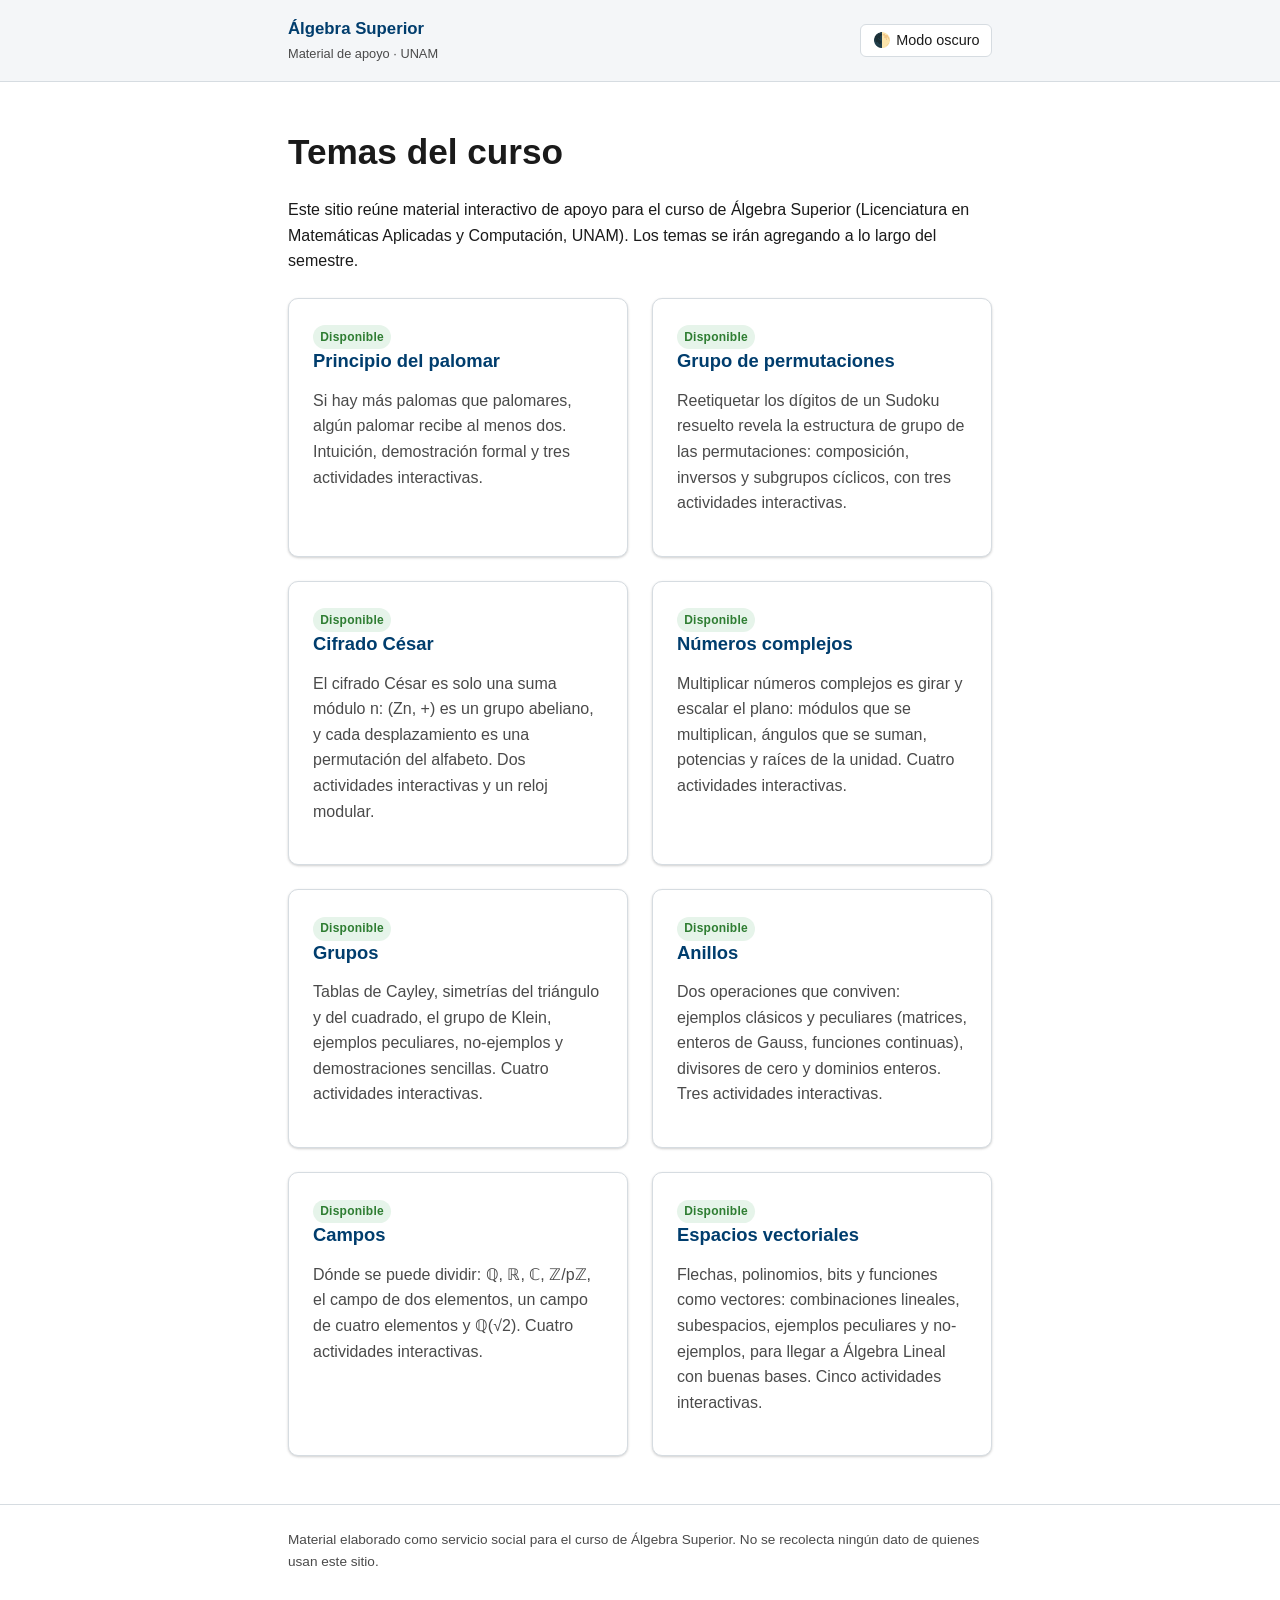
<file: index.html>
<!DOCTYPE html>
<html lang="es">
<head>
<meta charset="UTF-8">
<meta name="viewport" content="width=device-width, initial-scale=1">
<title>Álgebra Superior — Material de apoyo</title>
<meta name="description" content="Material interactivo de apoyo para Álgebra Superior, Facultad de Ciencias, UNAM.">
<link rel="icon" href="favicon.svg" type="image/svg+xml">
<link rel="stylesheet" href="css/variables.css">
<link rel="stylesheet" href="css/base.css">
<link rel="stylesheet" href="css/componentes.css">
</head>
<body>

<a class="saltar-enlace" href="#contenido-principal">Saltar al contenido</a>

<header class="encabezado-sitio">
  <div class="barra-encabezado">
    <a class="marca-sitio" href="index.html">
      <strong>Álgebra Superior</strong>
      <span>Material de apoyo · UNAM</span>
    </a>
    <button id="boton-tema" class="boton-tema" type="button" aria-pressed="false">
      <span aria-hidden="true">🌓</span>
      <span class="etiqueta-tema">Modo oscuro</span>
    </button>
  </div>
</header>

<main id="contenido-principal">
  <h1>Temas del curso</h1>
  <p>
    Este sitio reúne material interactivo de apoyo para el curso de Álgebra Superior
    (Licenciatura en Matemáticas Aplicadas y Computación, UNAM). Los temas se irán
    agregando a lo largo del semestre.
  </p>

  <ul id="lista-temas" class="rejilla-temas" aria-label="Lista de temas del curso">
    <!-- Las tarjetas se generan dinámicamente desde js/temas.js -->
  </ul>
</main>

<footer class="pie-sitio">
  <div>
    <p>
      Material elaborado como servicio social para el curso de Álgebra Superior.
      No se recolecta ningún dato de quienes usan este sitio.
    </p>
  </div>
</footer>

<script src="js/temas.js?v=20261108"></script>
<script src="js/comun.js"></script>
</body>
</html>
</file>
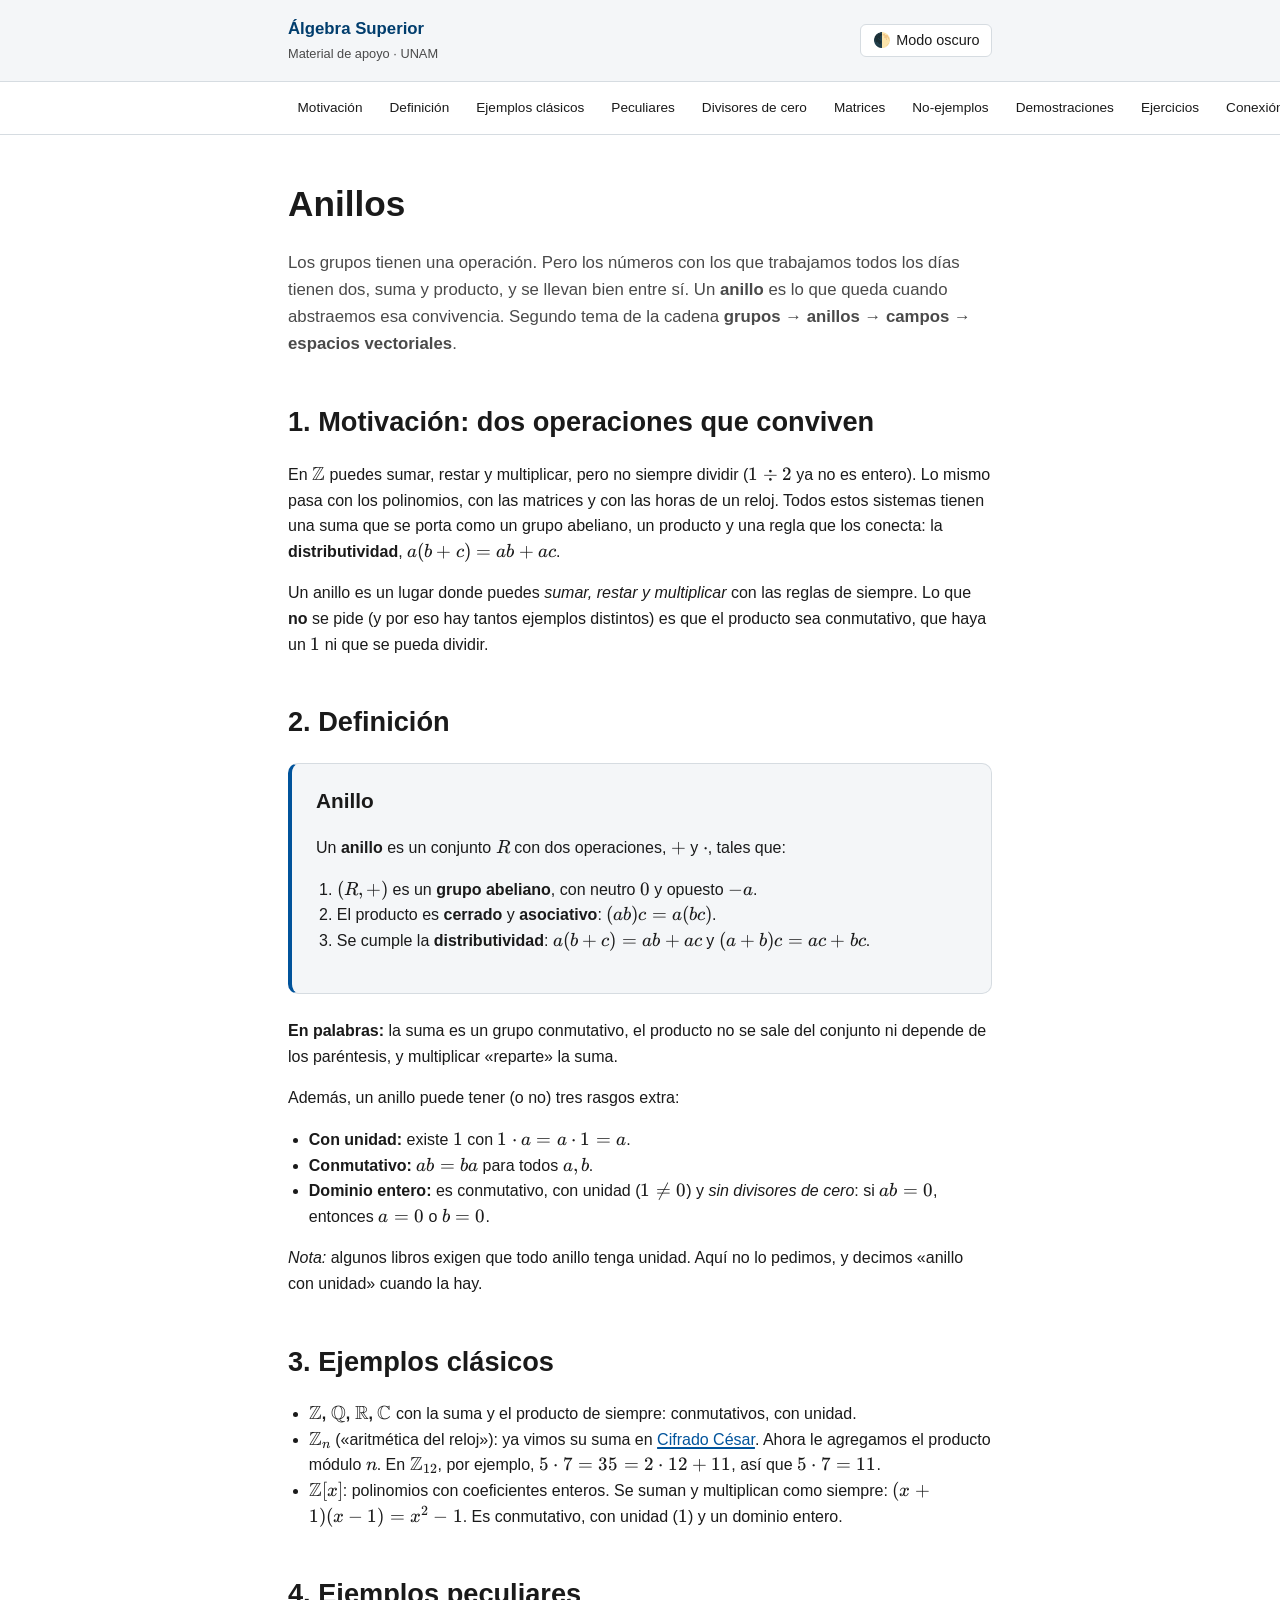
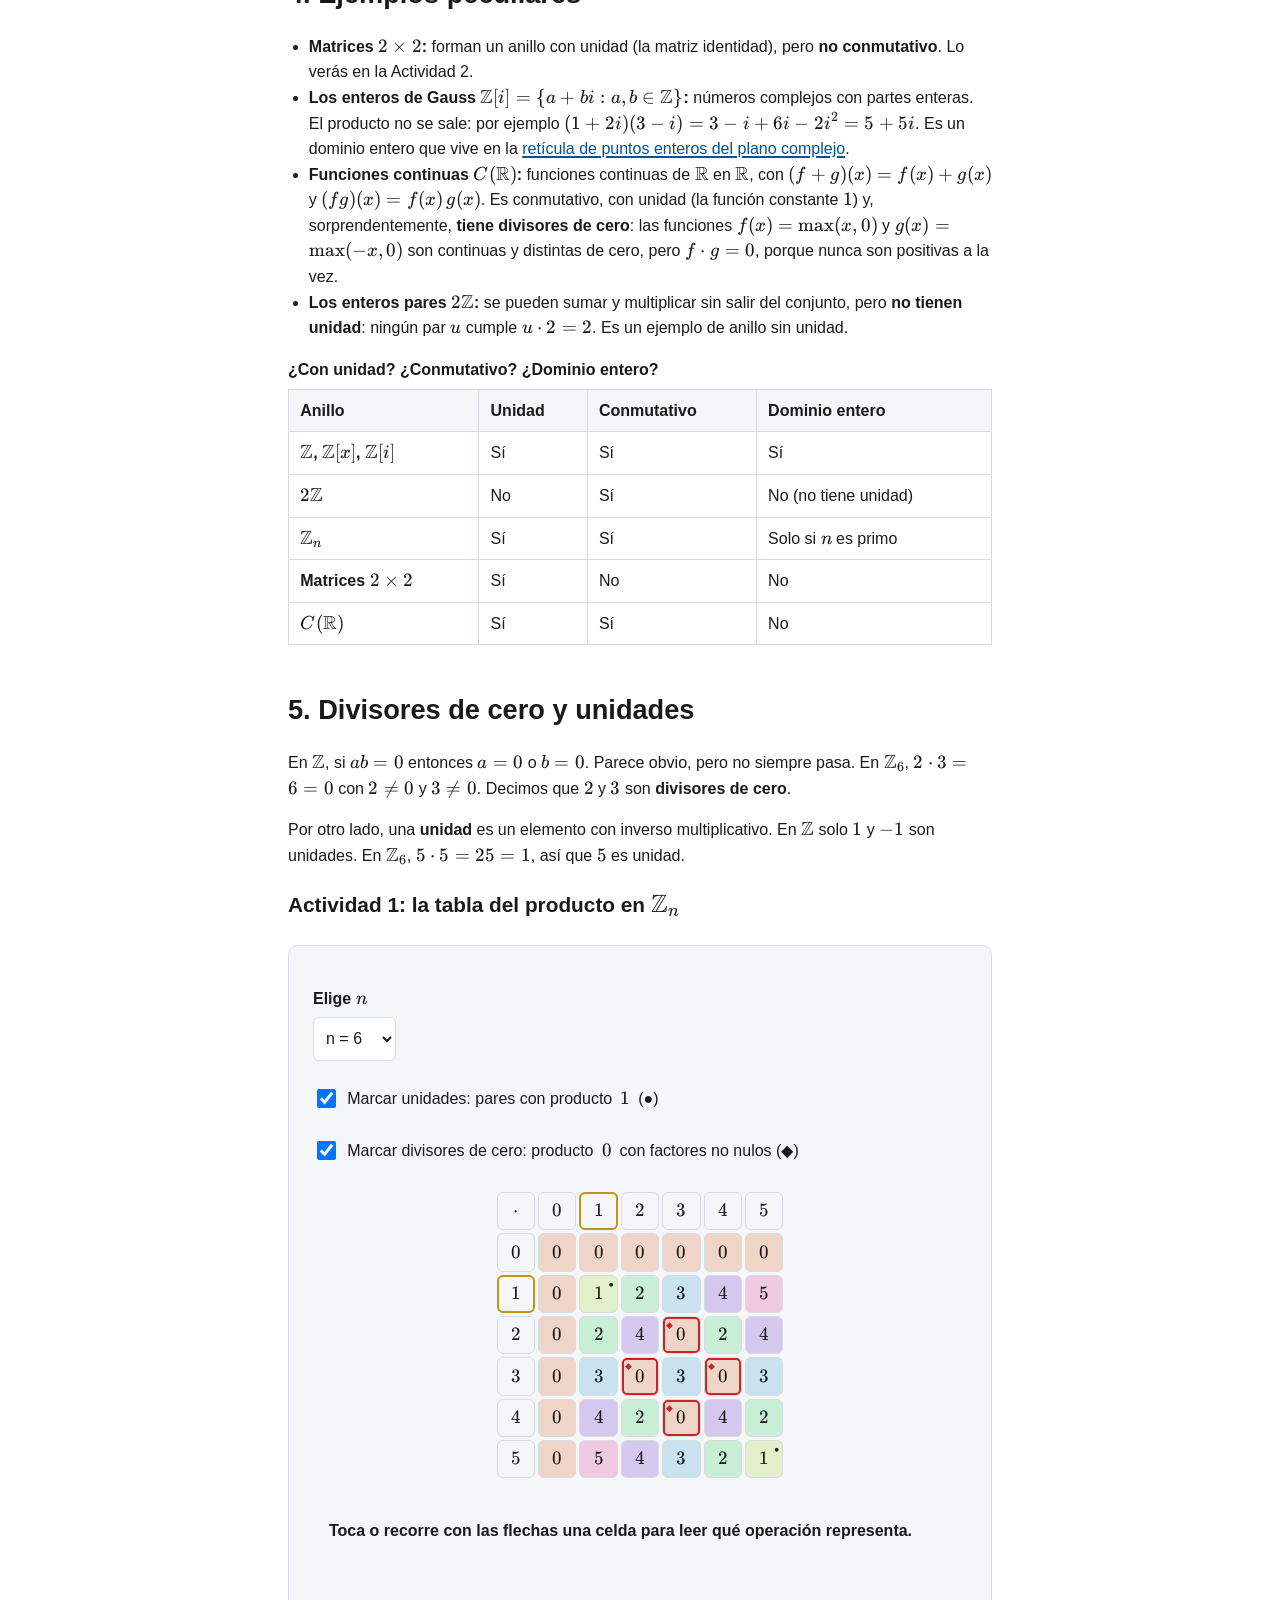
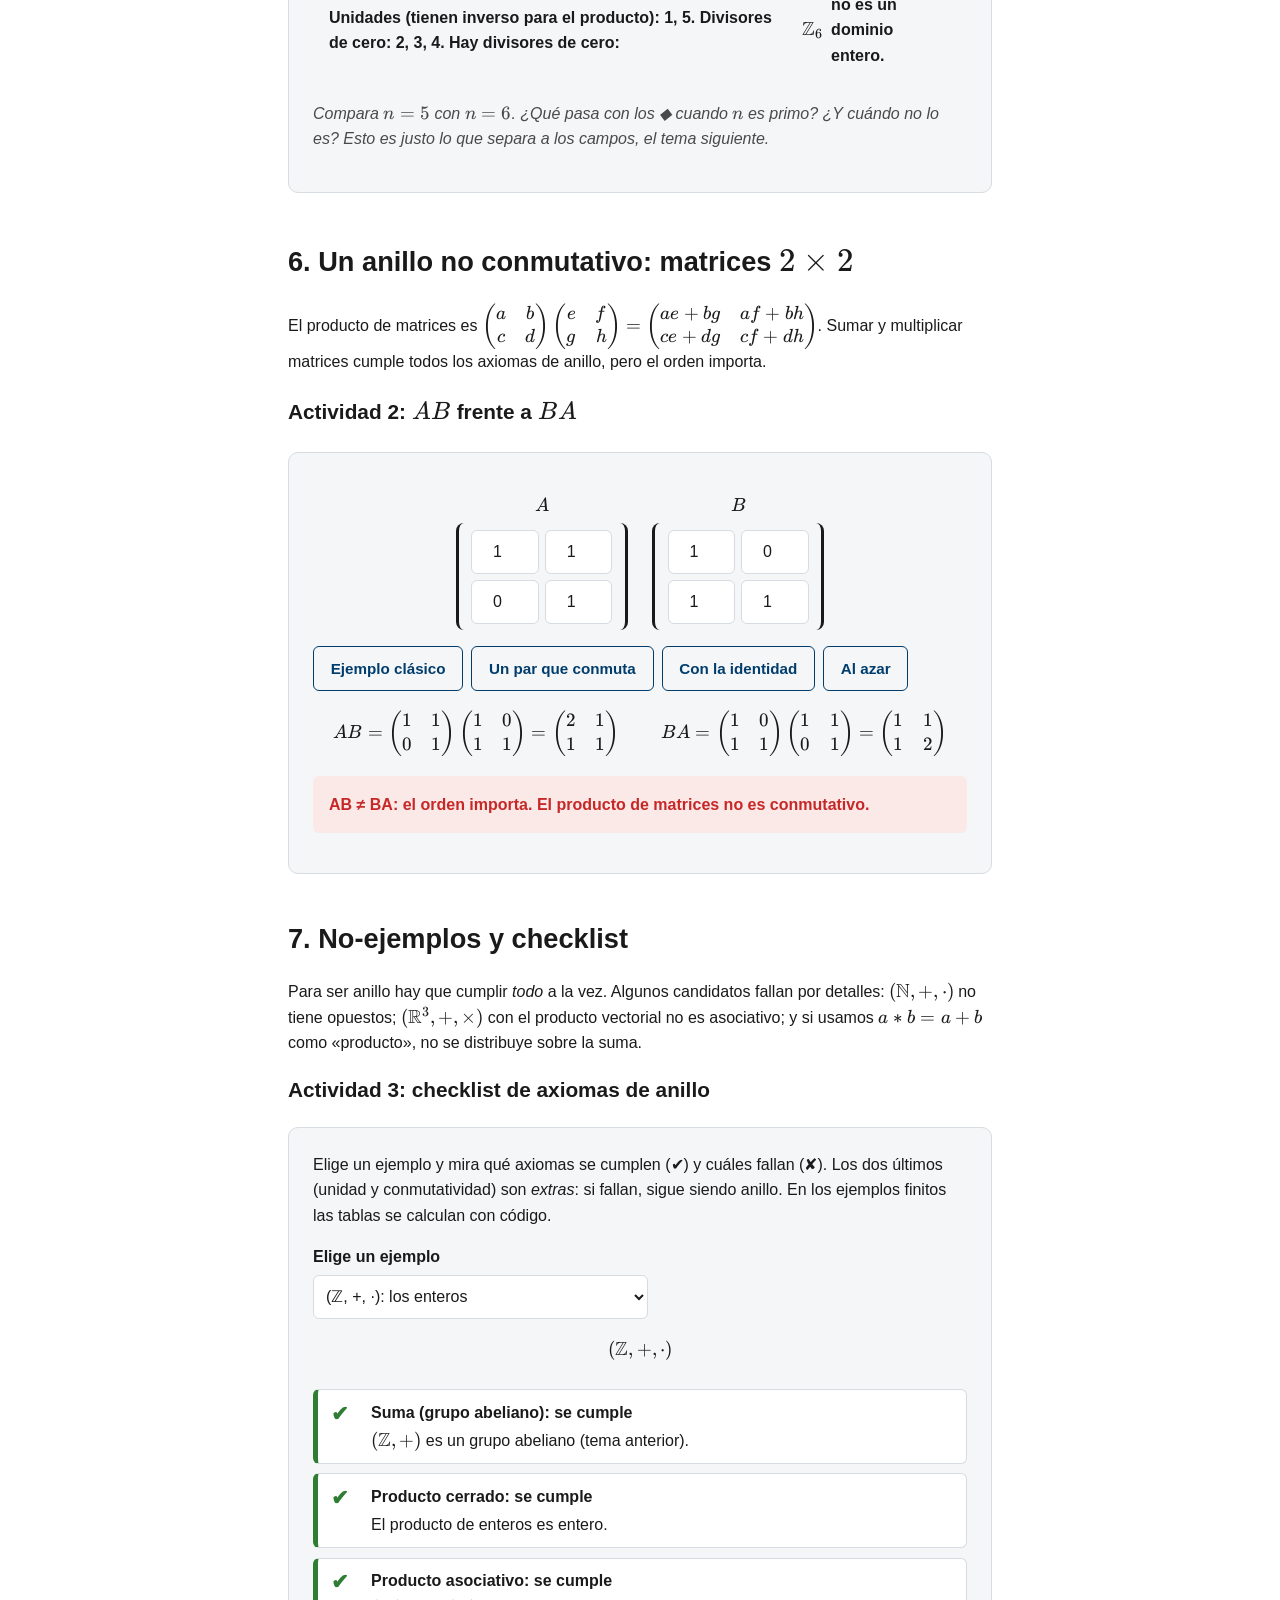
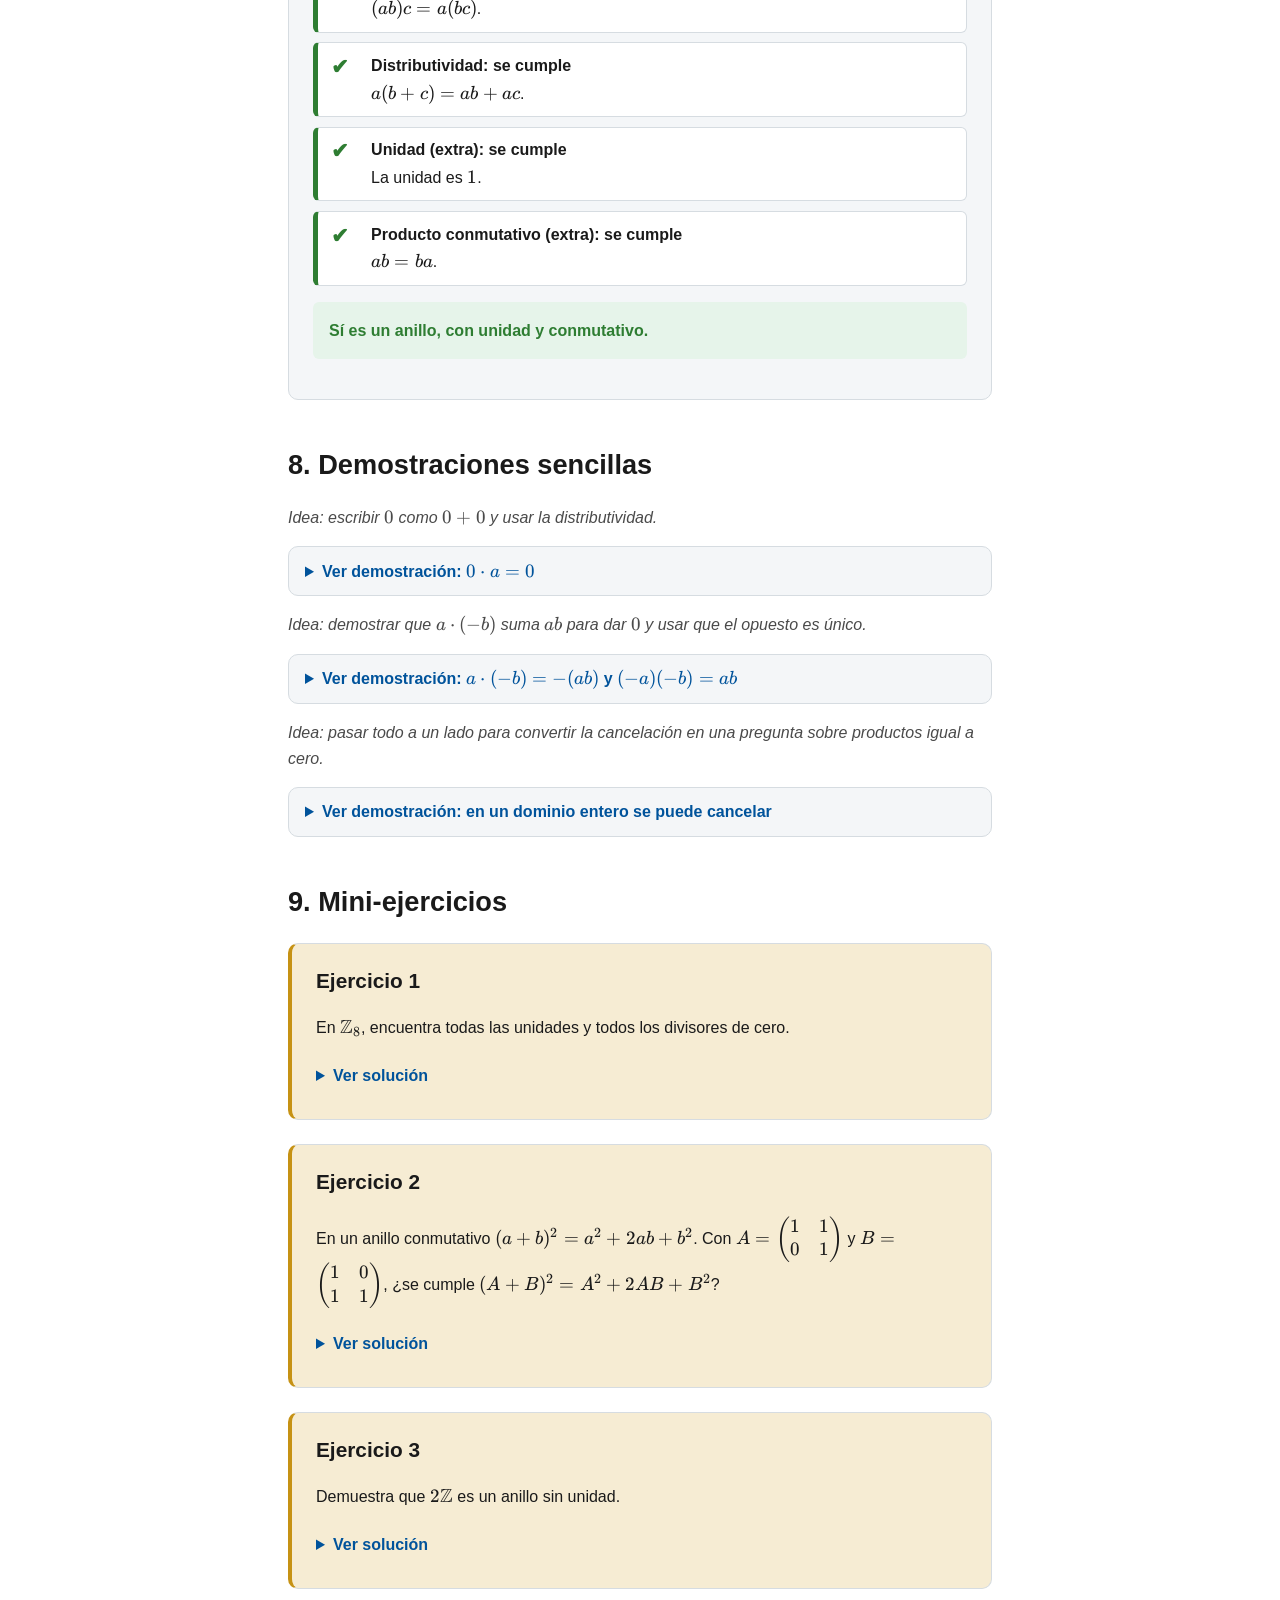
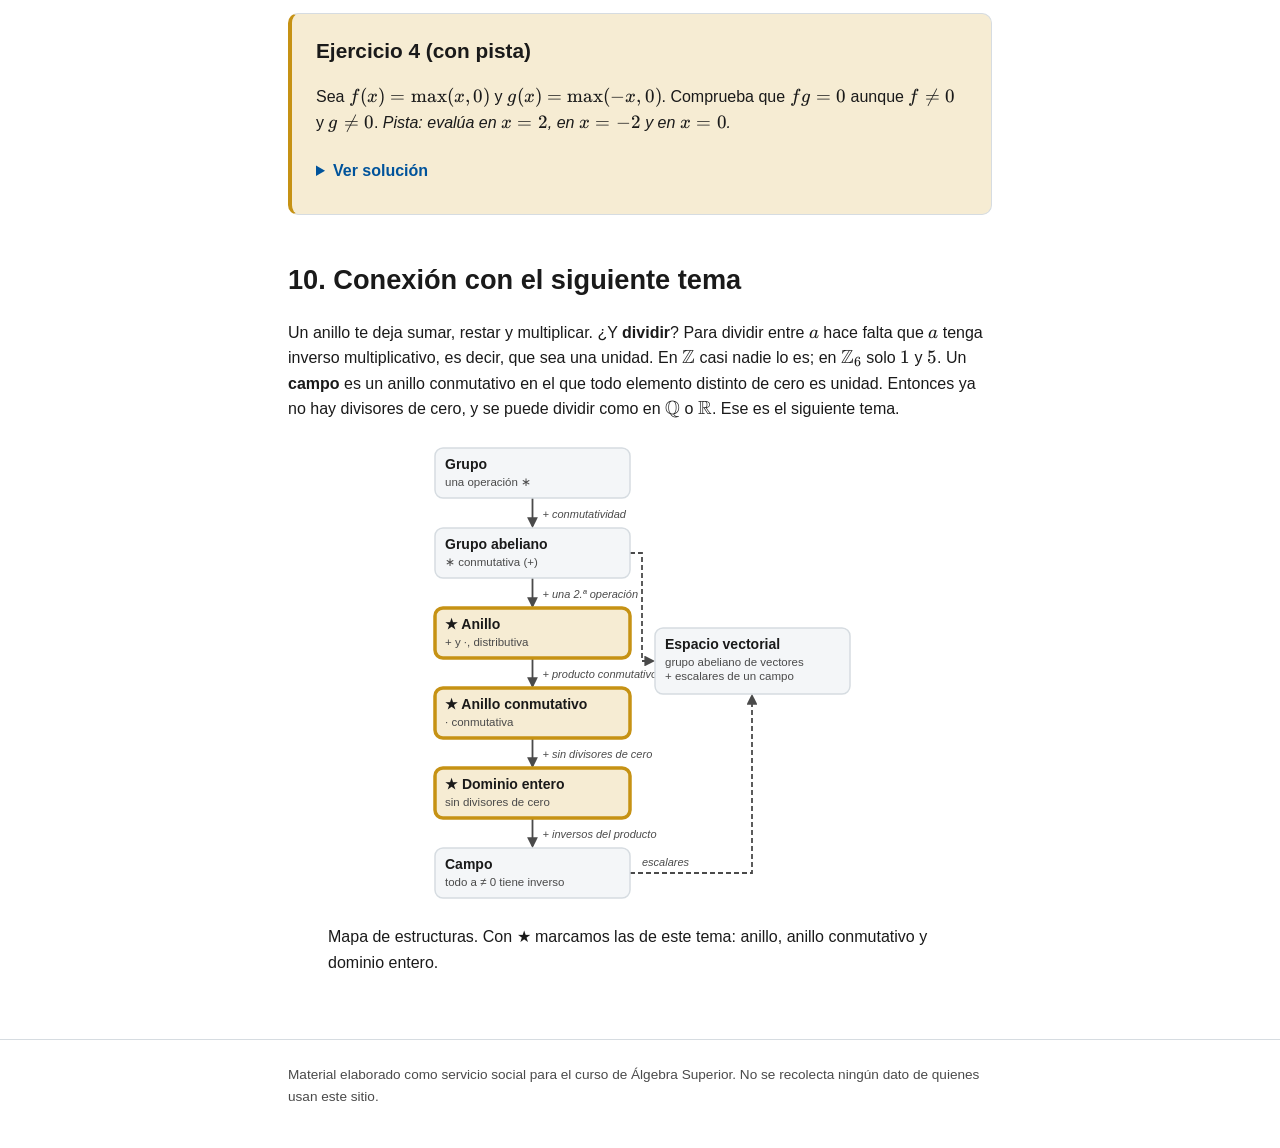
<file: temas/anillos/index.html>
<!DOCTYPE html>
<html lang="es">
<head>
<meta charset="UTF-8">
<meta name="viewport" content="width=device-width, initial-scale=1">
<title>Anillos — Álgebra Superior</title>
<meta name="description" content="Anillos desde cero: dos operaciones que conviven, ejemplos clásicos y peculiares (matrices, enteros de Gauss, funciones continuas), divisores de cero y dominios enteros. Tres actividades interactivas.">
<link rel="icon" href="../../favicon.svg" type="image/svg+xml">
<link rel="stylesheet" href="../../vendor/katex/katex.min.css">
<link rel="stylesheet" href="../../css/variables.css">
<link rel="stylesheet" href="../../css/base.css">
<link rel="stylesheet" href="../../css/componentes.css">
<link rel="stylesheet" href="../../css/estructuras.css">
<link rel="stylesheet" href="css/anillos.css">
</head>
<body>

<a class="saltar-enlace" href="#contenido-principal">Saltar al contenido</a>

<header class="encabezado-sitio">
  <div class="barra-encabezado">
    <a class="marca-sitio" href="../../index.html">
      <strong>Álgebra Superior</strong>
      <span>Material de apoyo · UNAM</span>
    </a>
    <button id="boton-tema" class="boton-tema" type="button" aria-pressed="false">
      <span aria-hidden="true">🌓</span>
      <span class="etiqueta-tema">Modo oscuro</span>
    </button>
  </div>
</header>

<nav class="nav-tema" aria-label="Secciones del tema">
  <ul>
    <li><a href="#motivacion">Motivación</a></li>
    <li><a href="#definicion">Definición</a></li>
    <li><a href="#clasicos">Ejemplos clásicos</a></li>
    <li><a href="#peculiares">Peculiares</a></li>
    <li><a href="#divisores">Divisores de cero</a></li>
    <li><a href="#matrices">Matrices</a></li>
    <li><a href="#noejemplos">No-ejemplos</a></li>
    <li><a href="#demostraciones">Demostraciones</a></li>
    <li><a href="#ejercicios">Ejercicios</a></li>
    <li><a href="#conexion">Conexión</a></li>
  </ul>
</nav>

<main id="contenido-principal">
  <h1>Anillos</h1>
  <p class="introduccion-tema">
    Los grupos tienen una operación. Pero los números con los que trabajamos todos los días
    tienen dos, suma y producto, y se llevan bien entre sí. Un <strong>anillo</strong> es lo que
    queda cuando abstraemos esa convivencia. Segundo tema de la cadena
    <strong>grupos → anillos → campos → espacios vectoriales</strong>.
  </p>

  <!-- ===================== 1. MOTIVACIÓN ===================== -->
  <section id="motivacion" class="seccion-tema">
    <h2>1. Motivación: dos operaciones que conviven</h2>
    <p>
      En $\mathbb{Z}$ puedes sumar, restar y multiplicar, pero no siempre dividir ($1 \div 2$ ya
      no es entero). Lo mismo pasa con los polinomios, con las matrices y con las horas de un
      reloj. Todos estos sistemas tienen una suma que se porta como un grupo abeliano, un producto
      y una regla que los conecta: la <strong>distributividad</strong>,
      $a(b + c) = ab + ac$.
    </p>
    <p>
      Un anillo es un lugar donde puedes <em>sumar, restar y multiplicar</em> con las reglas de
      siempre. Lo que <strong>no</strong> se pide (y por eso hay tantos ejemplos distintos) es que
      el producto sea conmutativo, que haya un $1$ ni que se pueda dividir.
    </p>
  </section>

  <!-- ===================== 2. DEFINICIÓN ===================== -->
  <section id="definicion" class="seccion-tema">
    <h2>2. Definición</h2>
    <div class="caja caja-definicion">
      <h3>Anillo</h3>
      <p>Un <strong>anillo</strong> es un conjunto $R$ con dos operaciones, $+$ y $\cdot$, tales que:</p>
      <ol>
        <li>$(R, +)$ es un <strong>grupo abeliano</strong>, con neutro $0$ y opuesto $-a$.</li>
        <li>El producto es <strong>cerrado</strong> y <strong>asociativo</strong>: $(ab)c = a(bc)$.</li>
        <li>Se cumple la <strong>distributividad</strong>: $a(b + c) = ab + ac$ y $(a + b)c = ac + bc$.</li>
      </ol>
    </div>
    <p>
      <strong>En palabras:</strong> la suma es un grupo conmutativo, el producto no se sale del
      conjunto ni depende de los paréntesis, y multiplicar «reparte» la suma.
    </p>
    <p>Además, un anillo puede tener (o no) tres rasgos extra:</p>
    <ul>
      <li><strong>Con unidad:</strong> existe $1$ con $1 \cdot a = a \cdot 1 = a$.</li>
      <li><strong>Conmutativo:</strong> $ab = ba$ para todos $a, b$.</li>
      <li>
        <strong>Dominio entero:</strong> es conmutativo, con unidad ($1 \neq 0$) y
        <em>sin divisores de cero</em>: si $ab = 0$, entonces $a = 0$ o $b = 0$.
      </li>
    </ul>
    <p>
      <em>Nota:</em> algunos libros exigen que todo anillo tenga unidad. Aquí no lo pedimos, y
      decimos «anillo con unidad» cuando la hay.
    </p>
  </section>

  <!-- ===================== 3. CLÁSICOS ===================== -->
  <section id="clasicos" class="seccion-tema">
    <h2>3. Ejemplos clásicos</h2>
    <ul>
      <li>
        <strong>$\mathbb{Z}$, $\mathbb{Q}$, $\mathbb{R}$, $\mathbb{C}$</strong> con la suma y el
        producto de siempre: conmutativos, con unidad.
      </li>
      <li>
        <strong>$\mathbb{Z}_n$</strong> («aritmética del reloj»): ya vimos su suma en
        <a href="../cifrado-cesar/index.html#grupo-zn">Cifrado César</a>. Ahora le agregamos el
        producto módulo $n$. En $\mathbb{Z}_{12}$, por ejemplo, $5 \cdot 7 = 35 = 2\cdot 12 + 11$,
        así que $5 \cdot 7 = 11$.
      </li>
      <li>
        <strong>$\mathbb{Z}[x]$</strong>: polinomios con coeficientes enteros. Se suman y multiplican
        como siempre: $(x + 1)(x - 1) = x^2 - 1$. Es conmutativo, con unidad ($1$) y un dominio
        entero.
      </li>
    </ul>
  </section>

  <!-- ===================== 4. PECULIARES ===================== -->
  <section id="peculiares" class="seccion-tema">
    <h2>4. Ejemplos peculiares</h2>
    <ul>
      <li>
        <strong>Matrices $2 \times 2$:</strong> forman un anillo con unidad (la matriz identidad),
        pero <strong>no conmutativo</strong>. Lo verás en la Actividad 2.
      </li>
      <li>
        <strong>Los enteros de Gauss $\mathbb{Z}[i] = \{a + bi : a, b \in \mathbb{Z}\}$:</strong>
        números complejos con partes enteras. El producto no se sale: por ejemplo
        $(1 + 2i)(3 - i) = 3 - i + 6i - 2i^2 = 5 + 5i$. Es un dominio entero que vive en la
        <a href="../numeros-complejos/index.html">retícula de puntos enteros del plano complejo</a>.
      </li>
      <li>
        <strong>Funciones continuas $C(\mathbb{R})$:</strong> funciones continuas de $\mathbb{R}$
        en $\mathbb{R}$, con $(f + g)(x) = f(x) + g(x)$ y $(fg)(x) = f(x)\,g(x)$. Es conmutativo,
        con unidad (la función constante $1$) y, sorprendentemente, <strong>tiene divisores de cero</strong>:
        las funciones $f(x) = \max(x, 0)$ y $g(x) = \max(-x, 0)$ son continuas y distintas de cero,
        pero $f \cdot g = 0$, porque nunca son positivas a la vez.
      </li>
      <li>
        <strong>Los enteros pares $2\mathbb{Z}$:</strong> se pueden sumar y multiplicar sin salir
        del conjunto, pero <strong>no tienen unidad</strong>: ningún par $u$ cumple $u \cdot 2 = 2$.
        Es un ejemplo de anillo sin unidad.
      </li>
    </ul>
    <div class="envoltura-tabla">
      <table class="tabla-resumen">
        <caption>¿Con unidad? ¿Conmutativo? ¿Dominio entero?</caption>
        <thead>
          <tr>
            <th scope="col">Anillo</th>
            <th scope="col">Unidad</th>
            <th scope="col">Conmutativo</th>
            <th scope="col">Dominio entero</th>
          </tr>
        </thead>
        <tbody>
          <tr><th scope="row">$\mathbb{Z}$, $\mathbb{Z}[x]$, $\mathbb{Z}[i]$</th><td>Sí</td><td>Sí</td><td>Sí</td></tr>
          <tr><th scope="row">$2\mathbb{Z}$</th><td>No</td><td>Sí</td><td>No (no tiene unidad)</td></tr>
          <tr><th scope="row">$\mathbb{Z}_n$</th><td>Sí</td><td>Sí</td><td>Solo si $n$ es primo</td></tr>
          <tr><th scope="row">Matrices $2\times 2$</th><td>Sí</td><td>No</td><td>No</td></tr>
          <tr><th scope="row">$C(\mathbb{R})$</th><td>Sí</td><td>Sí</td><td>No</td></tr>
        </tbody>
      </table>
    </div>
  </section>

  <!-- ===================== 5. DIVISORES DE CERO ===================== -->
  <section id="divisores" class="seccion-tema">
    <h2>5. Divisores de cero y unidades</h2>
    <p>
      En $\mathbb{Z}$, si $ab = 0$ entonces $a = 0$ o $b = 0$. Parece obvio, pero no siempre pasa.
      En $\mathbb{Z}_6$, $2 \cdot 3 = 6 = 0$ con $2 \neq 0$ y $3 \neq 0$. Decimos que $2$ y $3$ son
      <strong>divisores de cero</strong>.
    </p>
    <p>
      Por otro lado, una <strong>unidad</strong> es un elemento con inverso multiplicativo. En
      $\mathbb{Z}$ solo $1$ y $-1$ son unidades. En $\mathbb{Z}_6$, $5 \cdot 5 = 25 = 1$, así que $5$
      es unidad.
    </p>

    <h3 id="actividad1">Actividad 1: la tabla del producto en $\mathbb{Z}_n$</h3>
    <div class="caja">
      <div class="control-nm">
        <div class="campo">
          <label for="act1-n">Elige $n$</label>
          <select id="act1-n"></select>
        </div>
      </div>
      <div class="grupo-botones">
        <label class="opcion-casilla"><input type="checkbox" id="act1-unidades" checked> Marcar unidades: pares con producto $1$ (●)</label>
        <label class="opcion-casilla"><input type="checkbox" id="act1-divisores" checked> Marcar divisores de cero: producto $0$ con factores no nulos (◆)</label>
      </div>
      <div id="act1-tabla"></div>
      <p id="act1-resumen" class="aviso aviso-info" role="status" aria-live="polite"></p>
      <p class="idea-previa">
        Compara $n = 5$ con $n = 6$. ¿Qué pasa con los ◆ cuando $n$ es primo? ¿Y cuándo no lo es?
        Esto es justo lo que separa a los <em>campos</em>, el tema siguiente.
      </p>
    </div>
  </section>

  <!-- ===================== 6. MATRICES ===================== -->
  <section id="matrices" class="seccion-tema">
    <h2>6. Un anillo no conmutativo: matrices $2 \times 2$</h2>
    <p>
      El producto de matrices es $\begin{pmatrix}a&b\\c&d\end{pmatrix}\begin{pmatrix}e&f\\g&h\end{pmatrix} = \begin{pmatrix}ae+bg & af+bh\\ ce+dg & cf+dh\end{pmatrix}$.
      Sumar y multiplicar matrices cumple todos los axiomas de anillo, pero el orden importa.
    </p>

    <h3 id="actividad2">Actividad 2: $AB$ frente a $BA$</h3>
    <div class="caja">
      <div class="matrices-entrada">
        <div>
          <div class="nombre-matriz">$A$</div>
          <div class="matriz-entrada" role="group" aria-label="Matriz A">
            <input type="number" id="act2-a11" aria-label="A, fila 1 columna 1">
            <input type="number" id="act2-a12" aria-label="A, fila 1 columna 2">
            <input type="number" id="act2-a21" aria-label="A, fila 2 columna 1">
            <input type="number" id="act2-a22" aria-label="A, fila 2 columna 2">
          </div>
        </div>
        <div>
          <div class="nombre-matriz">$B$</div>
          <div class="matriz-entrada" role="group" aria-label="Matriz B">
            <input type="number" id="act2-b11" aria-label="B, fila 1 columna 1">
            <input type="number" id="act2-b12" aria-label="B, fila 1 columna 2">
            <input type="number" id="act2-b21" aria-label="B, fila 2 columna 1">
            <input type="number" id="act2-b22" aria-label="B, fila 2 columna 2">
          </div>
        </div>
      </div>
      <div class="grupo-botones">
        <button type="button" class="boton boton-secundario" id="act2-clasico">Ejemplo clásico</button>
        <button type="button" class="boton boton-secundario" id="act2-conmutan">Un par que conmuta</button>
        <button type="button" class="boton boton-secundario" id="act2-identidad">Con la identidad</button>
        <button type="button" class="boton boton-secundario" id="act2-azar">Al azar</button>
      </div>
      <div class="formula-dinamica" id="act2-resultado"></div>
      <p id="act2-mensaje" class="aviso aviso-info" role="status" aria-live="polite"></p>
    </div>
  </section>

  <!-- ===================== 7. NO-EJEMPLOS ===================== -->
  <section id="noejemplos" class="seccion-tema">
    <h2>7. No-ejemplos y checklist</h2>
    <p>
      Para ser anillo hay que cumplir <em>todo</em> a la vez. Algunos candidatos fallan por
      detalles: $(\mathbb{N}, +, \cdot)$ no tiene opuestos; $(\mathbb{R}^3, +, \times)$ con el producto
      vectorial no es asociativo; y si usamos $a \ast b = a + b$ como «producto», no se distribuye
      sobre la suma.
    </p>

    <h3 id="actividad3">Actividad 3: checklist de axiomas de anillo</h3>
    <div class="caja">
      <p>
        Elige un ejemplo y mira qué axiomas se cumplen (✔) y cuáles fallan (✘). Los dos últimos
        (unidad y conmutatividad) son <em>extras</em>: si fallan, sigue siendo anillo. En los
        ejemplos finitos las tablas se calculan con código.
      </p>
      <div id="act3-checklist"></div>
    </div>
  </section>

  <!-- ===================== 8. DEMOSTRACIONES ===================== -->
  <section id="demostraciones" class="seccion-tema">
    <h2>8. Demostraciones sencillas</h2>

    <p class="idea-previa">Idea: escribir $0$ como $0 + 0$ y usar la distributividad.</p>
    <details class="demostracion">
      <summary>Ver demostración: $0 \cdot a = 0$</summary>
      <div class="contenido-demostracion">
        <p>
          Como $0 + 0 = 0$, tenemos $0 \cdot a = (0 + 0) \cdot a = 0 \cdot a + 0 \cdot a$.
          Sumamos $-(0 \cdot a)$ a los dos lados (existe, porque $(R, +)$ es grupo):
        </p>
        <p>$$ 0 = 0 \cdot a. \qquad \blacksquare $$</p>
        <p>
          Esto es válido en <em>cualquier</em> anillo: no hace falta unidad ni conmutatividad. Se
          parece a la cancelación en grupos, pero aquí usamos la distributividad para ligar las dos
          operaciones.
        </p>
      </div>
    </details>

    <p class="idea-previa">Idea: demostrar que $a \cdot (-b)$ suma $ab$ para dar $0$ y usar que el opuesto es único.</p>
    <details class="demostracion">
      <summary>Ver demostración: $a \cdot (-b) = -(ab)$ y $(-a)(-b) = ab$</summary>
      <div class="contenido-demostracion">
        <p>
          Por la distributividad y por $a \cdot 0 = 0$:
          $ab + a(-b) = a\,(b + (-b)) = a \cdot 0 = 0$. Entonces $a(-b)$ es un opuesto de $ab$ y,
          como el opuesto es único (unicidad del inverso en un grupo), $a(-b) = -(ab)$.
        </p>
        <p>
          Aplicándolo otra vez: $(-a)(-b) = -\big(a(-b)\big) = -\big(-(ab)\big) = ab$. $\blacksquare$
        </p>
        <p>Por eso «menos por menos es más»: no es una regla que haya que memorizar, es una consecuencia de los axiomas.</p>
      </div>
    </details>

    <p class="idea-previa">Idea: pasar todo a un lado para convertir la cancelación en una pregunta sobre productos igual a cero.</p>
    <details class="demostracion">
      <summary>Ver demostración: en un dominio entero se puede cancelar</summary>
      <div class="contenido-demostracion">
        <p>
          Sea $R$ un dominio entero, $a \neq 0$ y $ab = ac$. Entonces $ab - ac = a(b - c) = 0$.
          Como no hay divisores de cero y $a \neq 0$, debe ser $b - c = 0$, es decir $b = c$. $\blacksquare$
        </p>
        <p>
          En $\mathbb{Z}_6$ esto falla: $2 \cdot 1 = 2 = 2 \cdot 4$ (porque $8 = 2 \bmod 6$), pero
          $1 \neq 4$. Ahí se nota el costo de tener divisores de cero.
        </p>
      </div>
    </details>
  </section>

  <!-- ===================== 9. EJERCICIOS ===================== -->
  <section id="ejercicios" class="seccion-tema">
    <h2>9. Mini-ejercicios</h2>

    <div class="caja caja-enunciado">
      <h3>Ejercicio 1</h3>
      <p>En $\mathbb{Z}_8$, encuentra todas las unidades y todos los divisores de cero.</p>
      <details class="solucion">
        <summary>Ver solución</summary>
        <div class="contenido-solucion">
          <p>
            Unidades: $1, 3, 5, 7$ (por ejemplo $3 \cdot 3 = 9 = 1$ y $5 \cdot 5 = 25 = 1$).
            Divisores de cero: $2, 4, 6$ (por ejemplo $2 \cdot 4 = 8 = 0$ y $4 \cdot 4 = 16 = 0$).
            Cada elemento no nulo es una cosa o la otra. Compruébalo con la Actividad 1 ($n = 8$).
          </p>
        </div>
      </details>
    </div>

    <div class="caja caja-enunciado">
      <h3>Ejercicio 2</h3>
      <p>
        En un anillo conmutativo $(a + b)^2 = a^2 + 2ab + b^2$. Con $A = \begin{pmatrix}1&1\\0&1\end{pmatrix}$ y
        $B = \begin{pmatrix}1&0\\1&1\end{pmatrix}$, ¿se cumple $(A + B)^2 = A^2 + 2AB + B^2$?
      </p>
      <details class="solucion">
        <summary>Ver solución</summary>
        <div class="contenido-solucion">
          <p>
            Calculando: $(A + B)^2 = \begin{pmatrix}2&1\\1&2\end{pmatrix}^2 = \begin{pmatrix}5&4\\4&5\end{pmatrix}$,
            mientras que $A^2 + 2AB + B^2 = \begin{pmatrix}6&4\\4&4\end{pmatrix}$. No son iguales.
          </p>
          <p>
            La razón: en general $(A + B)^2 = A^2 + AB + BA + B^2$, y la fórmula del binomio
            necesita $AB = BA$ para juntar los dos términos del medio.
          </p>
        </div>
      </details>
    </div>

    <div class="caja caja-enunciado">
      <h3>Ejercicio 3</h3>
      <p>
        Demuestra que $2\mathbb{Z}$ es un anillo sin unidad.
      </p>
      <details class="solucion">
        <summary>Ver solución</summary>
        <div class="contenido-solucion">
          <p>
            La suma de pares es par, $0$ es par y el opuesto de un par es par, así que $(2\mathbb{Z}, +)$
            es grupo abeliano. El producto de pares es par; la asociatividad y la distributividad se
            heredan de $\mathbb{Z}$. Si hubiera unidad $u$, tendríamos $u \cdot 2 = 2$, es decir
            $u = 1$, que no es par. Contradicción: no tiene unidad.
          </p>
        </div>
      </details>
    </div>

    <div class="caja caja-enunciado">
      <h3>Ejercicio 4 (con pista)</h3>
      <p>
        Sea $f(x) = \max(x, 0)$ y $g(x) = \max(-x, 0)$. Comprueba que $fg = 0$ aunque $f \neq 0$ y
        $g \neq 0$. <em>Pista: evalúa en $x = 2$, en $x = -2$ y en $x = 0$.</em>
      </p>
      <details class="solucion">
        <summary>Ver solución</summary>
        <div class="contenido-solucion">
          <p>
            Si $x > 0$: $f(x) = x$ pero $g(x) = 0$. Si $x < 0$: $f(x) = 0$. Si $x = 0$ ambas valen
            $0$. En todos los casos $f(x)\,g(x) = 0$. Pero $f(2) = 2 \neq 0$ y $g(-2) = 2 \neq 0$, así
            que ninguna es la función cero.
          </p>
        </div>
      </details>
    </div>
  </section>

  <!-- ===================== 10. CONEXIÓN ===================== -->
  <section id="conexion" class="seccion-tema">
    <h2>10. Conexión con el siguiente tema</h2>
    <p>
      Un anillo te deja sumar, restar y multiplicar. ¿Y <strong>dividir</strong>? Para dividir entre
      $a$ hace falta que $a$ tenga inverso multiplicativo, es decir, que sea una unidad. En $\mathbb{Z}$
      casi nadie lo es; en $\mathbb{Z}_6$ solo $1$ y $5$. Un <strong>campo</strong> es un anillo
      conmutativo en el que todo elemento distinto de cero es unidad. Entonces ya no hay divisores de
      cero, y se puede dividir como en $\mathbb{Q}$ o $\mathbb{R}$. Ese es el siguiente tema.
    </p>
    <figure>
      <div id="diagrama-anillos"></div>
      <figcaption>
        Mapa de estructuras. Con ★ marcamos las de este tema: anillo, anillo conmutativo y dominio entero.
      </figcaption>
    </figure>
  </section>
</main>

<footer class="pie-sitio">
  <div>
    <p>
      Material elaborado como servicio social para el curso de Álgebra Superior.
      No se recolecta ningún dato de quienes usan este sitio.
    </p>
  </div>
</footer>

<script src="../../vendor/katex/katex.min.js"></script>
<script src="../../vendor/katex/contrib/auto-render.min.js"></script>
<script src="../../js/comun.js"></script>
<script src="../../js/estructuras-comun.js"></script>
<script src="js/anillos-actividad1.js"></script>
<script src="js/anillos-actividad2.js"></script>
<script src="js/anillos-actividad3.js"></script>
<script src="js/anillos-main.js"></script>
</body>
</html>
</file>
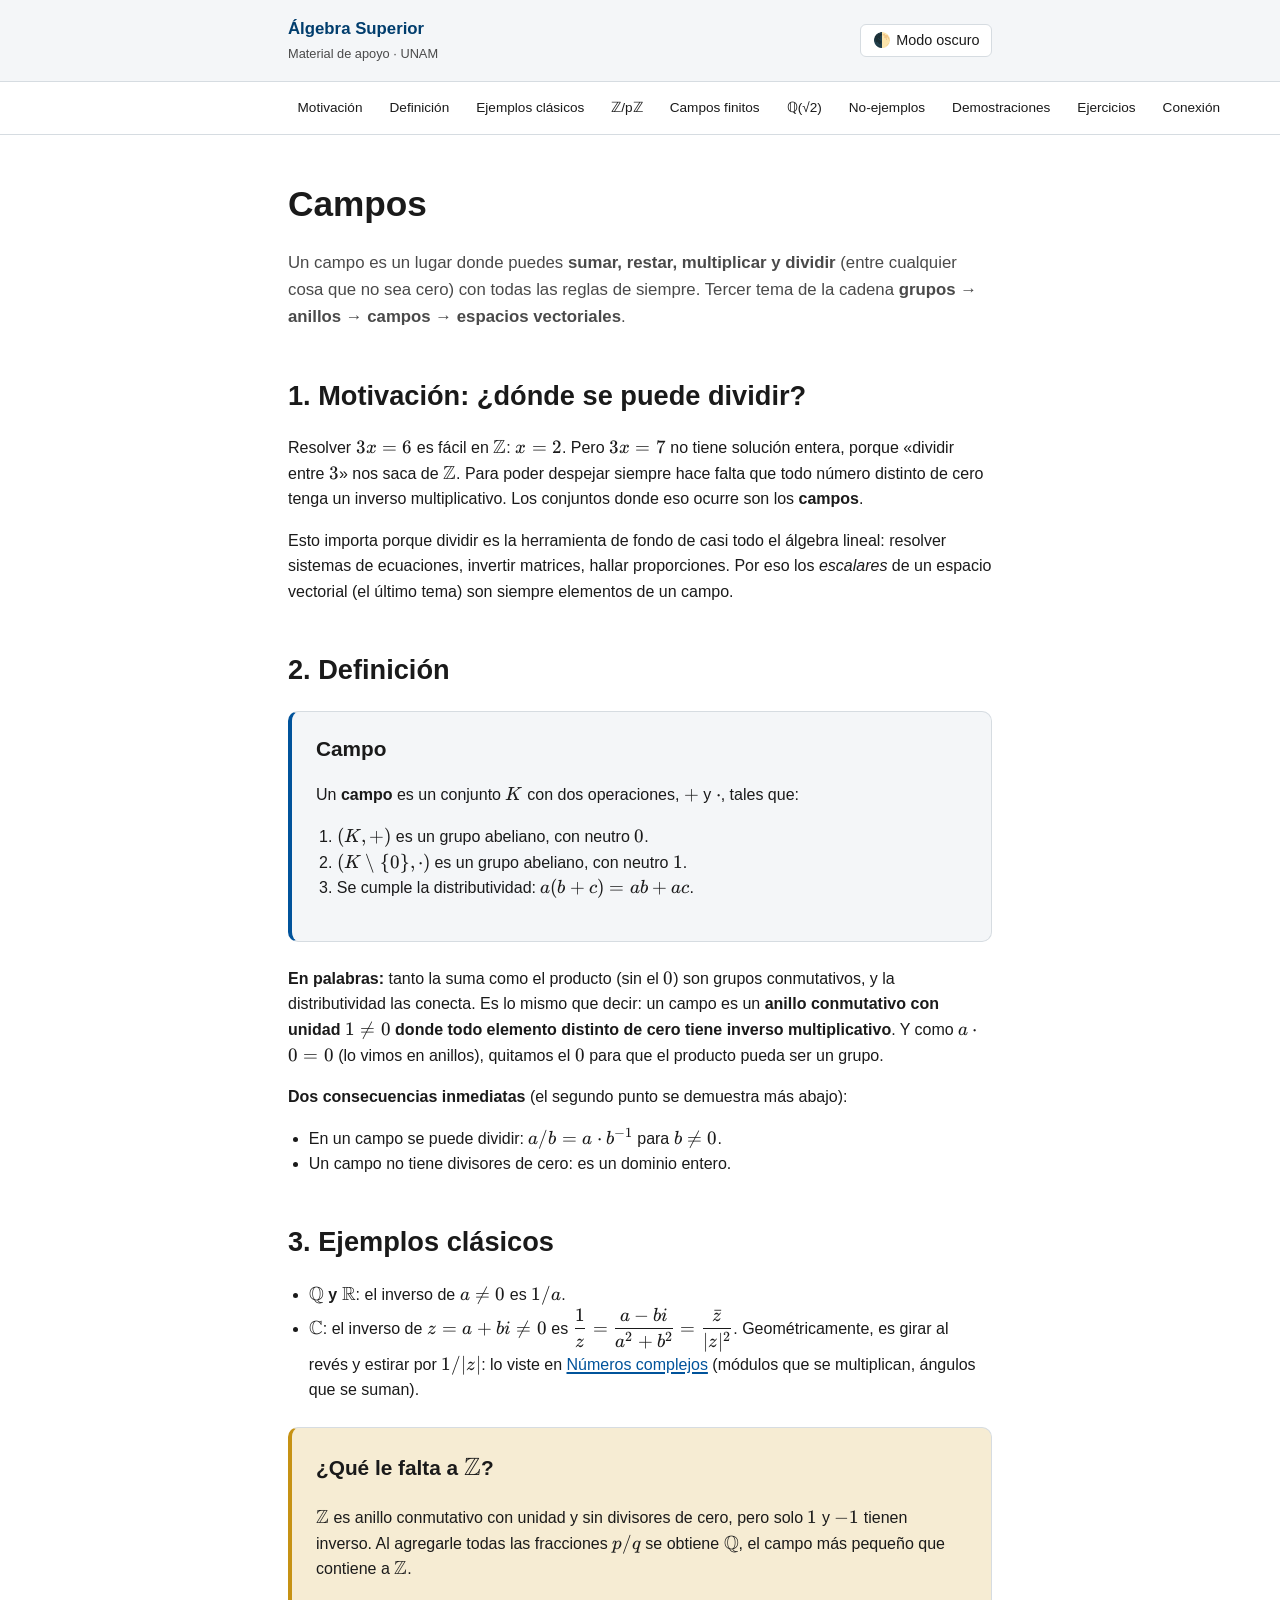
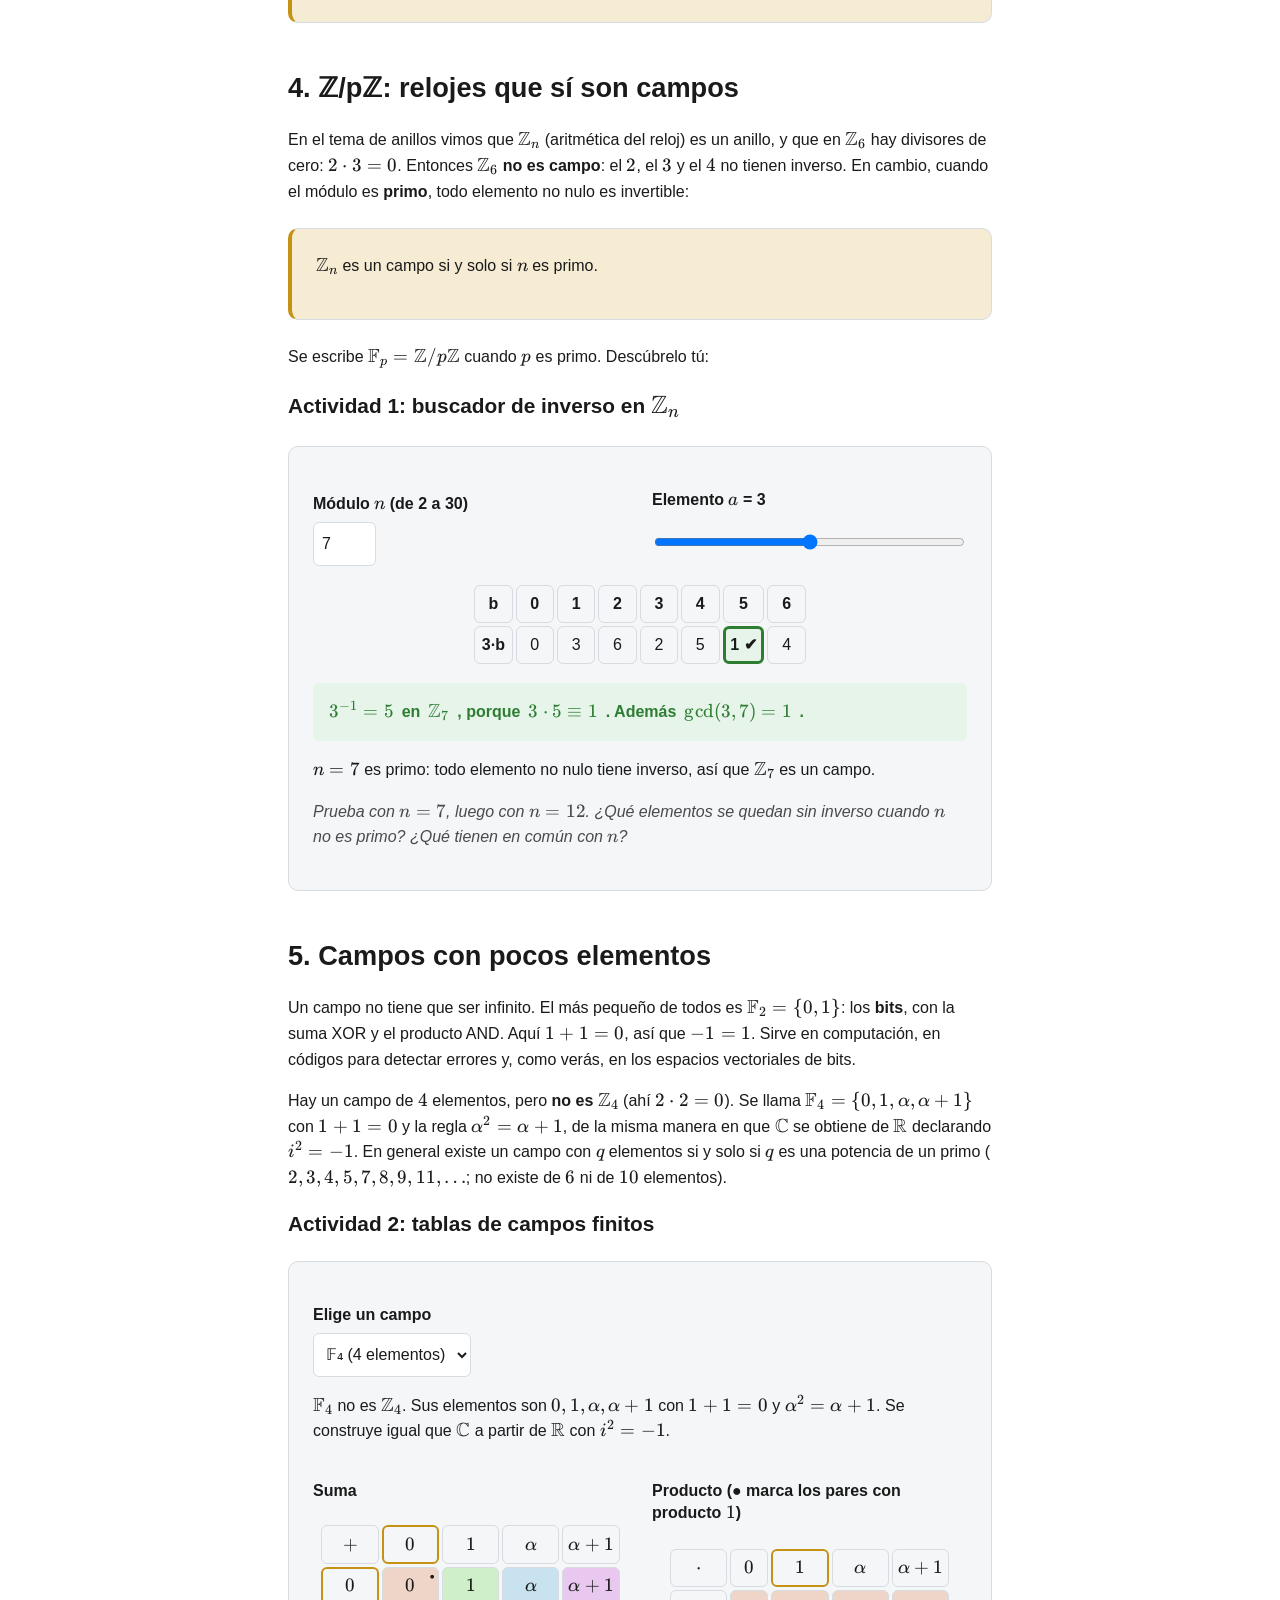
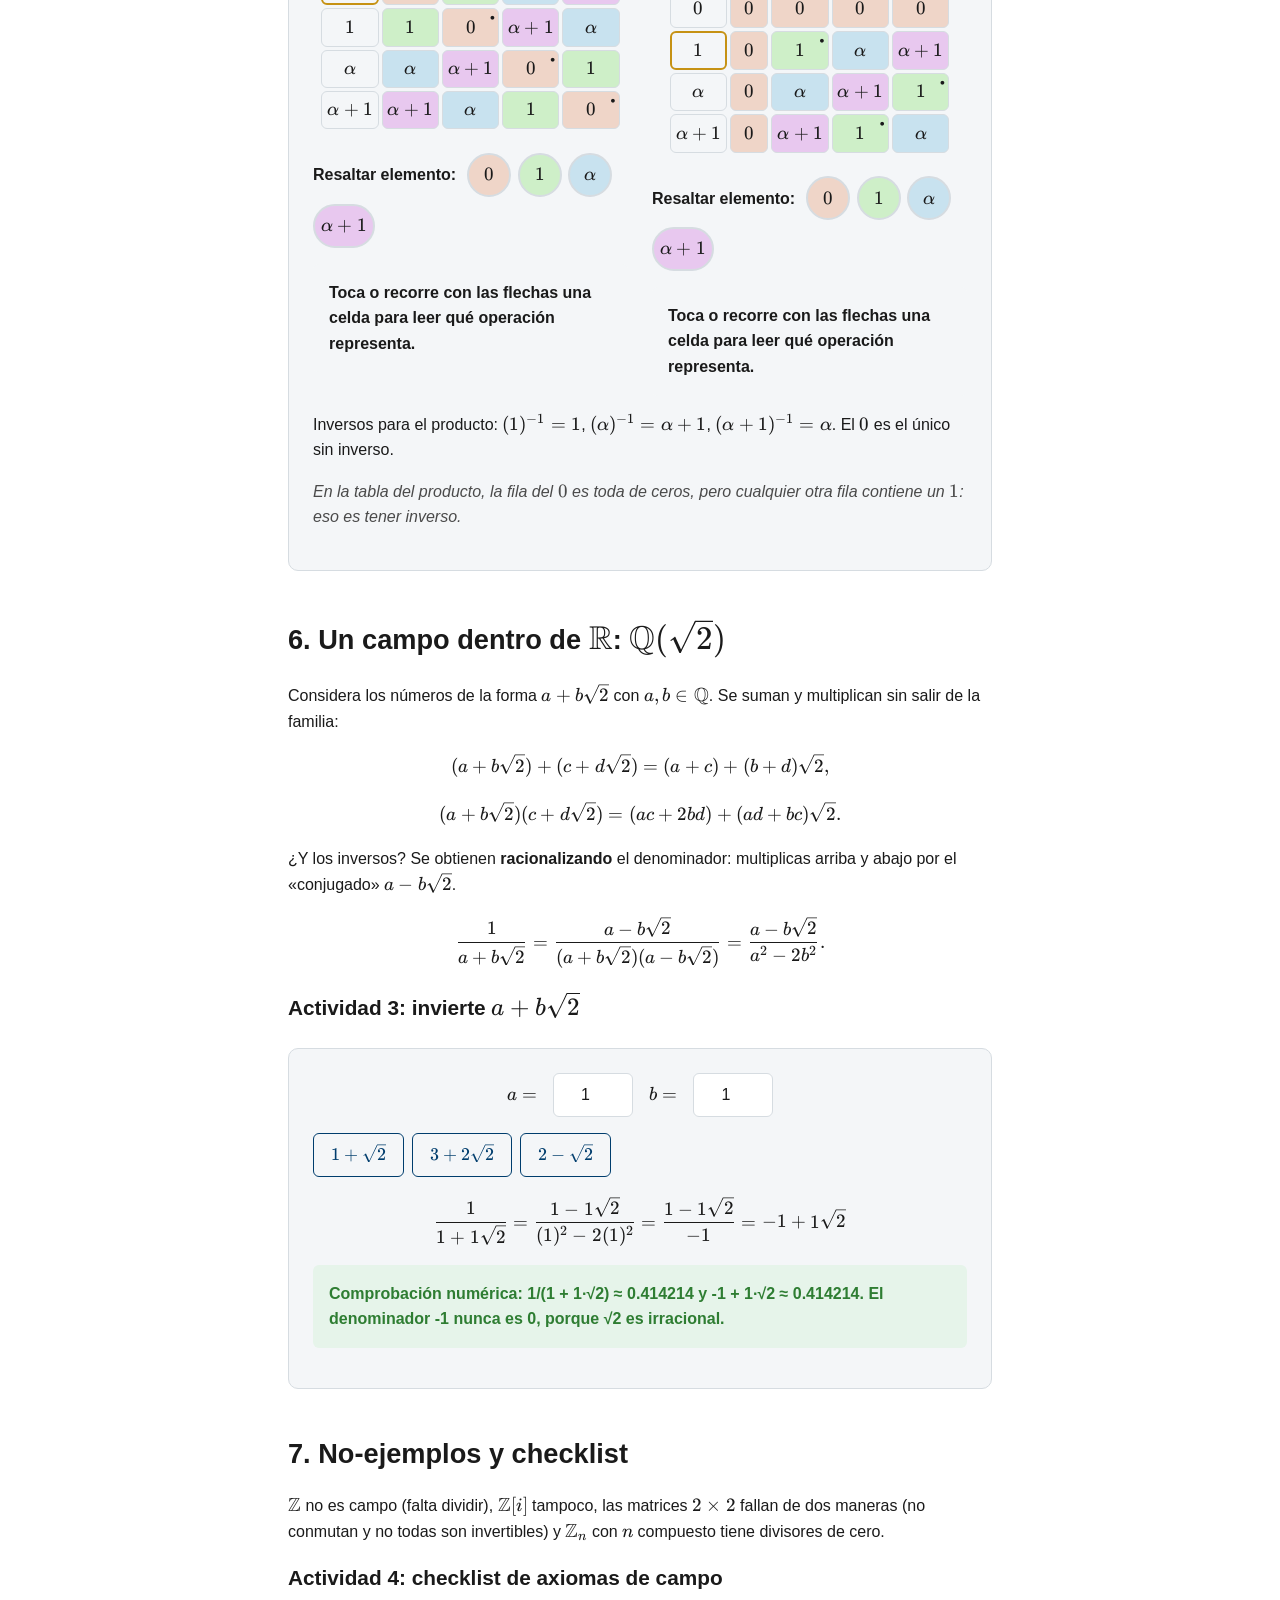
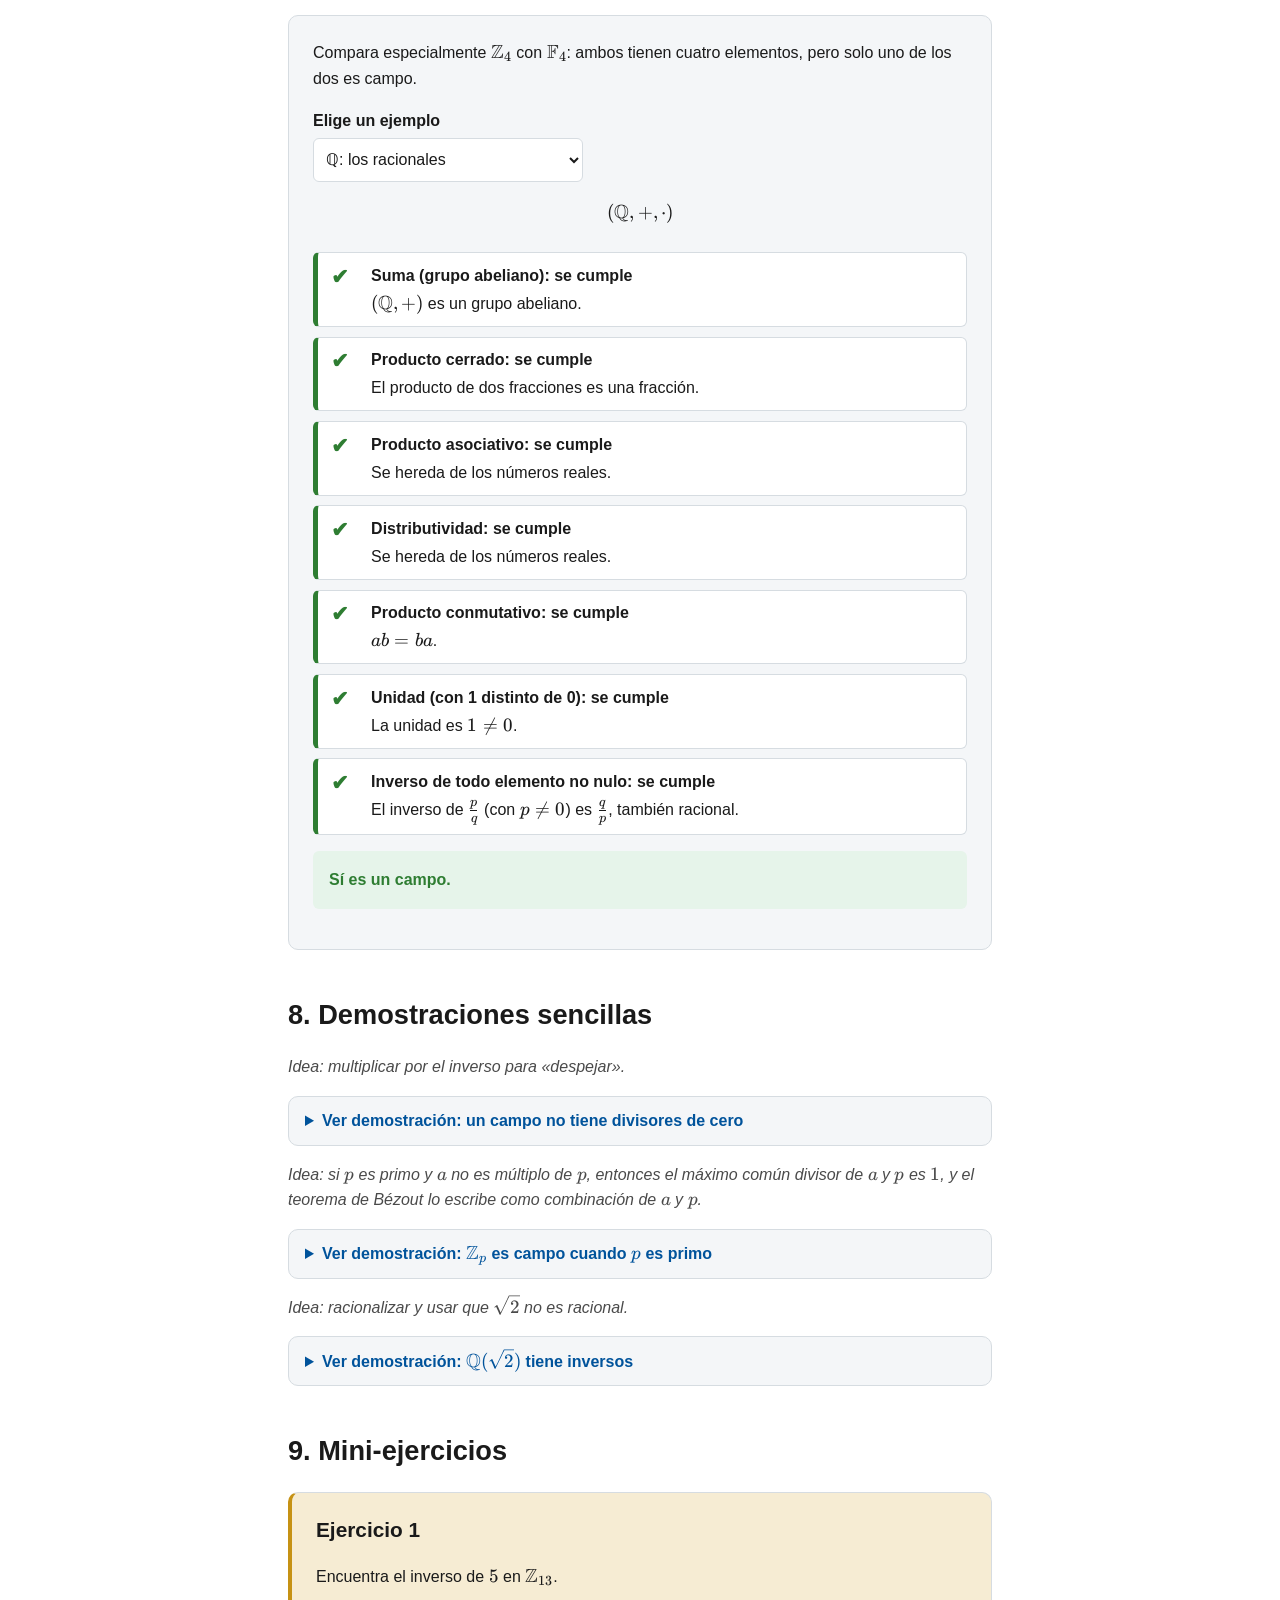
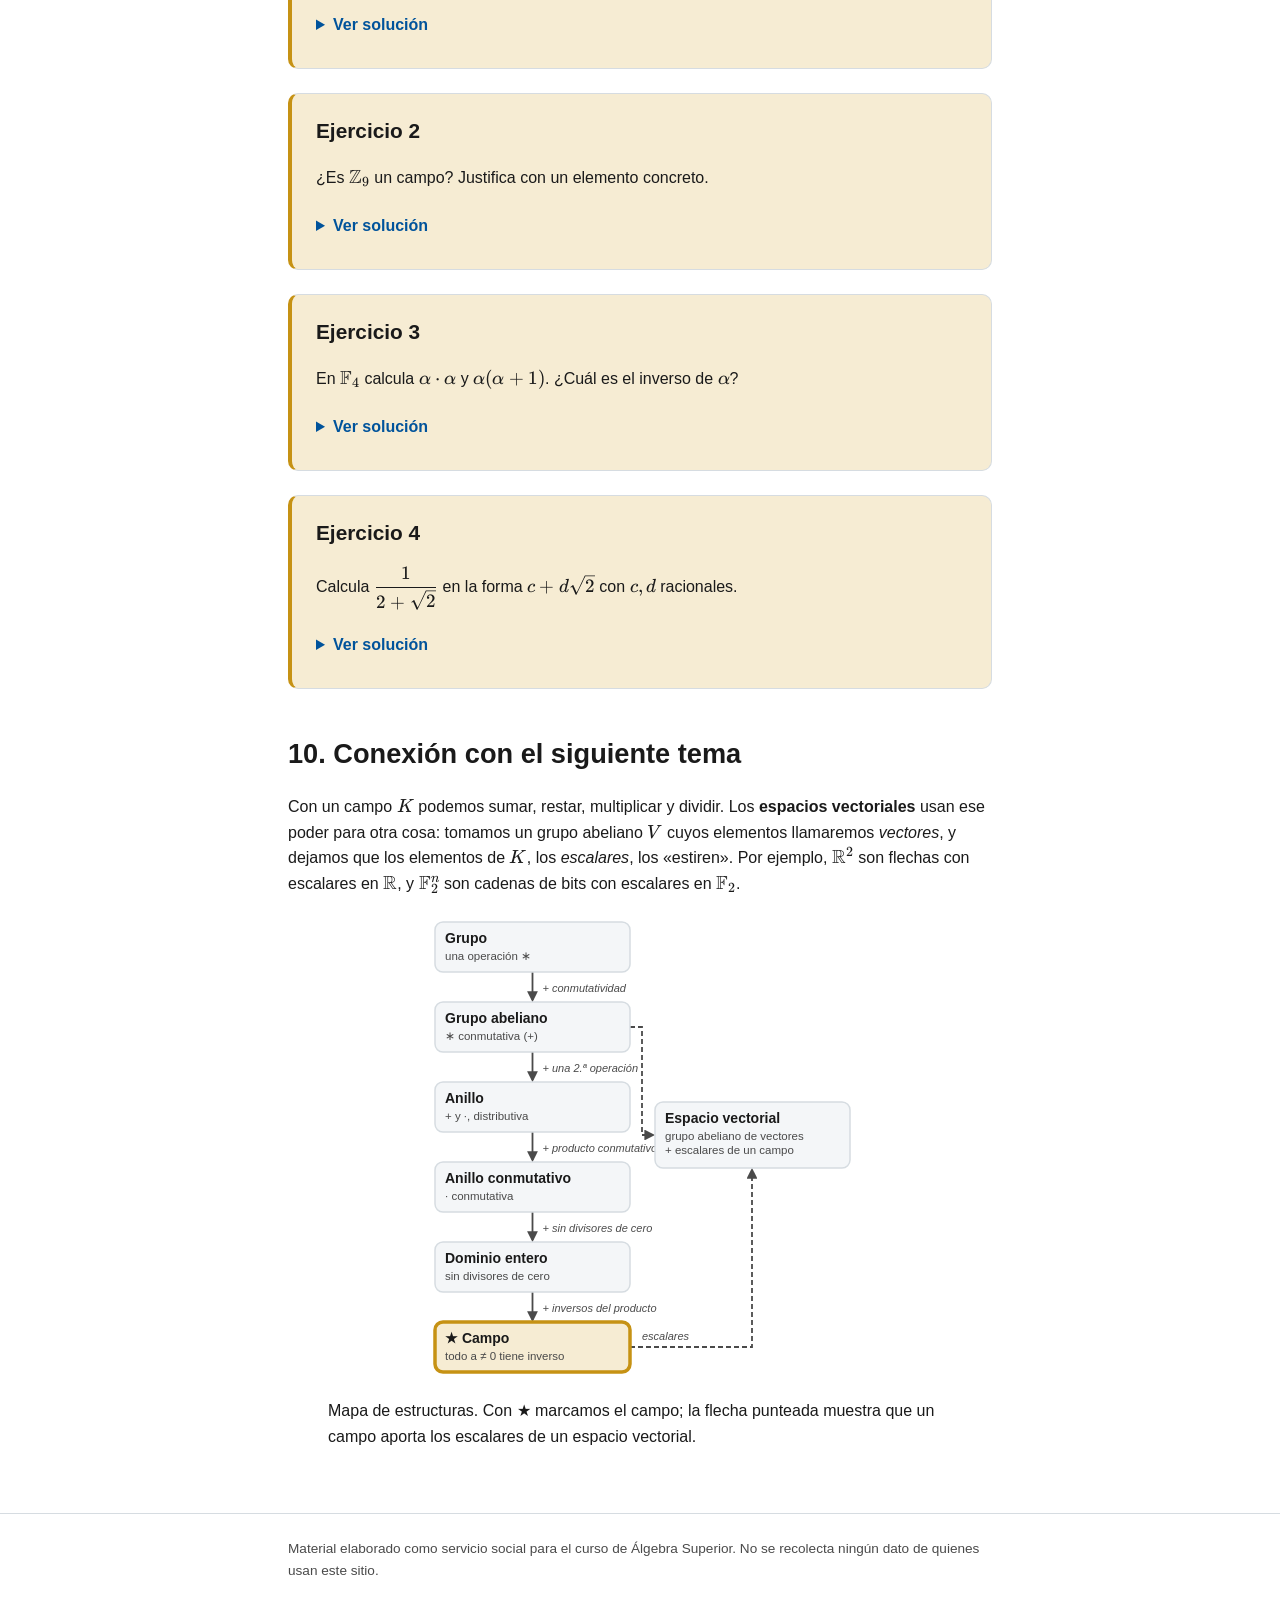
<file: temas/campos/index.html>
<!DOCTYPE html>
<html lang="es">
<head>
<meta charset="UTF-8">
<meta name="viewport" content="width=device-width, initial-scale=1">
<title>Campos — Álgebra Superior</title>
<meta name="description" content="Campos desde cero: dónde se puede dividir. ℚ, ℝ, ℂ, ℤ/pℤ, el campo de dos elementos, un campo de cuatro elementos y ℚ(√2). Cuatro actividades interactivas.">
<link rel="icon" href="../../favicon.svg" type="image/svg+xml">
<link rel="stylesheet" href="../../vendor/katex/katex.min.css">
<link rel="stylesheet" href="../../css/variables.css">
<link rel="stylesheet" href="../../css/base.css">
<link rel="stylesheet" href="../../css/componentes.css">
<link rel="stylesheet" href="../../css/estructuras.css">
<link rel="stylesheet" href="css/campos.css">
</head>
<body>

<a class="saltar-enlace" href="#contenido-principal">Saltar al contenido</a>

<header class="encabezado-sitio">
  <div class="barra-encabezado">
    <a class="marca-sitio" href="../../index.html">
      <strong>Álgebra Superior</strong>
      <span>Material de apoyo · UNAM</span>
    </a>
    <button id="boton-tema" class="boton-tema" type="button" aria-pressed="false">
      <span aria-hidden="true">🌓</span>
      <span class="etiqueta-tema">Modo oscuro</span>
    </button>
  </div>
</header>

<nav class="nav-tema" aria-label="Secciones del tema">
  <ul>
    <li><a href="#motivacion">Motivación</a></li>
    <li><a href="#definicion">Definición</a></li>
    <li><a href="#clasicos">Ejemplos clásicos</a></li>
    <li><a href="#modular">ℤ/pℤ</a></li>
    <li><a href="#finitos">Campos finitos</a></li>
    <li><a href="#raiz2">ℚ(√2)</a></li>
    <li><a href="#noejemplos">No-ejemplos</a></li>
    <li><a href="#demostraciones">Demostraciones</a></li>
    <li><a href="#ejercicios">Ejercicios</a></li>
    <li><a href="#conexion">Conexión</a></li>
  </ul>
</nav>

<main id="contenido-principal">
  <h1>Campos</h1>
  <p class="introduccion-tema">
    Un campo es un lugar donde puedes <strong>sumar, restar, multiplicar y dividir</strong> (entre
    cualquier cosa que no sea cero) con todas las reglas de siempre. Tercer tema de la cadena
    <strong>grupos → anillos → campos → espacios vectoriales</strong>.
  </p>

  <!-- ===================== 1. MOTIVACIÓN ===================== -->
  <section id="motivacion" class="seccion-tema">
    <h2>1. Motivación: ¿dónde se puede dividir?</h2>
    <p>
      Resolver $3x = 6$ es fácil en $\mathbb{Z}$: $x = 2$. Pero $3x = 7$ no tiene solución entera,
      porque «dividir entre $3$» nos saca de $\mathbb{Z}$. Para poder despejar siempre hace falta que
      todo número distinto de cero tenga un inverso multiplicativo. Los conjuntos donde eso ocurre
      son los <strong>campos</strong>.
    </p>
    <p>
      Esto importa porque dividir es la herramienta de fondo de casi todo el álgebra lineal:
      resolver sistemas de ecuaciones, invertir matrices, hallar proporciones. Por eso los
      <em>escalares</em> de un espacio vectorial (el último tema) son siempre elementos de un
      campo.
    </p>
  </section>

  <!-- ===================== 2. DEFINICIÓN ===================== -->
  <section id="definicion" class="seccion-tema">
    <h2>2. Definición</h2>
    <div class="caja caja-definicion">
      <h3>Campo</h3>
      <p>Un <strong>campo</strong> es un conjunto $K$ con dos operaciones, $+$ y $\cdot$, tales que:</p>
      <ol>
        <li>$(K, +)$ es un grupo abeliano, con neutro $0$.</li>
        <li>$(K \setminus \{0\}, \cdot)$ es un grupo abeliano, con neutro $1$.</li>
        <li>Se cumple la distributividad: $a(b + c) = ab + ac$.</li>
      </ol>
    </div>
    <p>
      <strong>En palabras:</strong> tanto la suma como el producto (sin el $0$) son grupos
      conmutativos, y la distributividad las conecta. Es lo mismo que decir: un campo es un
      <strong>anillo conmutativo con unidad $1 \neq 0$ donde todo elemento distinto de cero tiene
      inverso multiplicativo</strong>. Y como $a \cdot 0 = 0$ (lo vimos en anillos), quitamos el
      $0$ para que el producto pueda ser un grupo.
    </p>
    <p>
      <strong>Dos consecuencias inmediatas</strong> (el segundo punto se demuestra más abajo):
    </p>
    <ul>
      <li>En un campo se puede dividir: $a / b = a \cdot b^{-1}$ para $b \neq 0$.</li>
      <li>Un campo no tiene divisores de cero: es un dominio entero.</li>
    </ul>
  </section>

  <!-- ===================== 3. CLÁSICOS ===================== -->
  <section id="clasicos" class="seccion-tema">
    <h2>3. Ejemplos clásicos</h2>
    <ul>
      <li>
        <strong>$\mathbb{Q}$ y $\mathbb{R}$</strong>: el inverso de $a \neq 0$ es $1/a$.
      </li>
      <li>
        <strong>$\mathbb{C}$</strong>: el inverso de $z = a + bi \neq 0$ es
        $\dfrac{1}{z} = \dfrac{a - bi}{a^2 + b^2} = \dfrac{\bar z}{|z|^2}$.
        Geométricamente, es girar al revés y estirar por $1/|z|$: lo viste en
        <a href="../numeros-complejos/index.html#producto">Números complejos</a>
        (módulos que se multiplican, ángulos que se suman).
      </li>
    </ul>
    <div class="caja caja-enunciado">
      <h3>¿Qué le falta a $\mathbb{Z}$?</h3>
      <p>
        $\mathbb{Z}$ es anillo conmutativo con unidad y sin divisores de cero, pero solo $1$ y $-1$
        tienen inverso. Al agregarle todas las fracciones $p/q$ se obtiene $\mathbb{Q}$, el campo
        más pequeño que contiene a $\mathbb{Z}$.
      </p>
    </div>
  </section>

  <!-- ===================== 4. Z/pZ ===================== -->
  <section id="modular" class="seccion-tema">
    <h2>4. ℤ/pℤ: relojes que sí son campos</h2>
    <p>
      En el tema de anillos vimos que $\mathbb{Z}_n$ (aritmética del reloj) es un anillo, y que en
      $\mathbb{Z}_6$ hay divisores de cero: $2 \cdot 3 = 0$. Entonces $\mathbb{Z}_6$ <strong>no es
      campo</strong>: el $2$, el $3$ y el $4$ no tienen inverso. En cambio, cuando el módulo es
      <strong>primo</strong>, todo elemento no nulo es invertible:
    </p>
    <div class="caja caja-enunciado">
      <p>$\mathbb{Z}_n$ es un campo si y solo si $n$ es primo.</p>
    </div>
    <p>
      Se escribe $\mathbb{F}_p = \mathbb{Z}/p\mathbb{Z}$ cuando $p$ es primo. Descúbrelo tú:
    </p>

    <h3 id="actividad1">Actividad 1: buscador de inverso en $\mathbb{Z}_n$</h3>
    <div class="caja">
      <div class="control-nm">
        <div class="campo">
          <label for="act1-n">Módulo $n$ (de 2 a 30)</label>
          <input type="number" id="act1-n" min="2" max="30" value="7">
        </div>
        <div class="campo">
          <label for="act1-a">Elemento $a$ = <span id="act1-a-valor">3</span></label>
          <div class="fila-rango">
            <input type="range" id="act1-a" min="0" max="6" value="3">
          </div>
        </div>
      </div>
      <div class="franja-inverso" id="act1-franja"></div>
      <p id="act1-mensaje" class="aviso aviso-info" role="status" aria-live="polite"></p>
      <p id="act1-resumen"></p>
      <p class="idea-previa">
        Prueba con $n = 7$, luego con $n = 12$. ¿Qué elementos se quedan sin inverso cuando $n$ no
        es primo? ¿Qué tienen en común con $n$?
      </p>
    </div>
  </section>

  <!-- ===================== 5. CAMPOS FINITOS ===================== -->
  <section id="finitos" class="seccion-tema">
    <h2>5. Campos con pocos elementos</h2>
    <p>
      Un campo no tiene que ser infinito. El más pequeño de todos es
      $\mathbb{F}_2 = \{0, 1\}$: los <strong>bits</strong>, con la suma XOR y el producto AND.
      Aquí $1 + 1 = 0$, así que $-1 = 1$. Sirve en computación, en códigos para detectar errores y,
      como verás, en los espacios vectoriales de bits.
    </p>
    <p>
      Hay un campo de $4$ elementos, pero <strong>no es $\mathbb{Z}_4$</strong> (ahí $2 \cdot 2 = 0$).
      Se llama $\mathbb{F}_4 = \{0, 1, \alpha, \alpha + 1\}$ con $1 + 1 = 0$ y la regla
      $\alpha^2 = \alpha + 1$, de la misma manera en que $\mathbb{C}$ se obtiene de $\mathbb{R}$
      declarando $i^2 = -1$. En general existe un campo con $q$ elementos si y solo si $q$ es una
      potencia de un primo ($2, 3, 4, 5, 7, 8, 9, 11, \dots$; no existe de $6$ ni de $10$ elementos).
    </p>

    <h3 id="actividad2">Actividad 2: tablas de campos finitos</h3>
    <div class="caja">
      <div class="control-nm">
        <div class="campo">
          <label for="act2-campo">Elige un campo</label>
          <select id="act2-campo">
            <option value="f2">𝔽₂ (2 elementos)</option>
            <option value="f3">𝔽₃ (3 elementos)</option>
            <option value="f4" selected>𝔽₄ (4 elementos)</option>
            <option value="f5">𝔽₅ (5 elementos)</option>
          </select>
        </div>
      </div>
      <p id="act2-nota"></p>
      <div class="rejilla-dos">
        <div>
          <h4>Suma</h4>
          <div id="act2-suma"></div>
        </div>
        <div>
          <h4>Producto (● marca los pares con producto $1$)</h4>
          <div id="act2-prod"></div>
        </div>
      </div>
      <p id="act2-inversos"></p>
      <p class="idea-previa">
        En la tabla del producto, la fila del $0$ es toda de ceros, pero cualquier otra fila contiene
        un $1$: eso es tener inverso.
      </p>
    </div>
  </section>

  <!-- ===================== 6. Q(√2) ===================== -->
  <section id="raiz2" class="seccion-tema">
    <h2>6. Un campo dentro de $\mathbb{R}$: $\mathbb{Q}(\sqrt{2})$</h2>
    <p>
      Considera los números de la forma $a + b\sqrt{2}$ con $a, b \in \mathbb{Q}$. Se suman y
      multiplican sin salir de la familia:
    </p>
    <p>
      $$(a + b\sqrt{2}) + (c + d\sqrt{2}) = (a + c) + (b + d)\sqrt{2},$$
      $$(a + b\sqrt{2})(c + d\sqrt{2}) = (ac + 2bd) + (ad + bc)\sqrt{2}.$$
    </p>
    <p>
      ¿Y los inversos? Se obtienen <strong>racionalizando</strong> el denominador: multiplicas arriba
      y abajo por el «conjugado» $a - b\sqrt{2}$.
    </p>
    <p>
      $$\frac{1}{a + b\sqrt{2}} = \frac{a - b\sqrt{2}}{(a + b\sqrt{2})(a - b\sqrt{2})} = \frac{a - b\sqrt{2}}{a^2 - 2b^2}.$$
    </p>

    <h3 id="actividad3">Actividad 3: invierte $a + b\sqrt{2}$</h3>
    <div class="caja">
      <div class="entradas-raiz">
        <label for="act3-a">$a =$</label>
        <input type="number" id="act3-a" value="1">
        <label for="act3-b">$b =$</label>
        <input type="number" id="act3-b" value="1">
      </div>
      <div class="grupo-botones">
        <button type="button" class="boton boton-secundario" id="act3-ej1">$1 + \sqrt{2}$</button>
        <button type="button" class="boton boton-secundario" id="act3-ej2">$3 + 2\sqrt{2}$</button>
        <button type="button" class="boton boton-secundario" id="act3-ej3">$2 - \sqrt{2}$</button>
      </div>
      <div class="formula-dinamica" id="act3-resultado"></div>
      <p id="act3-mensaje" class="aviso aviso-info" role="status" aria-live="polite"></p>
    </div>
  </section>

  <!-- ===================== 7. NO-EJEMPLOS ===================== -->
  <section id="noejemplos" class="seccion-tema">
    <h2>7. No-ejemplos y checklist</h2>
    <p>
      $\mathbb{Z}$ no es campo (falta dividir), $\mathbb{Z}[i]$ tampoco, las matrices $2 \times 2$ fallan
      de dos maneras (no conmutan y no todas son invertibles) y $\mathbb{Z}_n$ con $n$ compuesto tiene
      divisores de cero.
    </p>

    <h3 id="actividad4">Actividad 4: checklist de axiomas de campo</h3>
    <div class="caja">
      <p>
        Compara especialmente $\mathbb{Z}_4$ con $\mathbb{F}_4$: ambos tienen cuatro elementos, pero
        solo uno de los dos es campo.
      </p>
      <div id="act4-checklist"></div>
    </div>
  </section>

  <!-- ===================== 8. DEMOSTRACIONES ===================== -->
  <section id="demostraciones" class="seccion-tema">
    <h2>8. Demostraciones sencillas</h2>

    <p class="idea-previa">Idea: multiplicar por el inverso para «despejar».</p>
    <details class="demostracion">
      <summary>Ver demostración: un campo no tiene divisores de cero</summary>
      <div class="contenido-demostracion">
        <p>
          Supón $ab = 0$ y $a \neq 0$. Como $a$ tiene inverso,
          $b = 1 \cdot b = (a^{-1}a)\,b = a^{-1}(ab) = a^{-1} \cdot 0 = 0$.
          Entonces $a = 0$ o $b = 0$. $\blacksquare$
        </p>
        <p>(Usamos $a^{-1}\cdot 0 = 0$, que ya demostramos en el tema de anillos.)</p>
      </div>
    </details>

    <p class="idea-previa">
      Idea: si $p$ es primo y $a$ no es múltiplo de $p$, entonces el máximo común divisor de $a$ y
      $p$ es $1$, y el <em>teorema de Bézout</em> lo escribe como combinación de $a$ y $p$.
    </p>
    <details class="demostracion">
      <summary>Ver demostración: $\mathbb{Z}_p$ es campo cuando $p$ es primo</summary>
      <div class="contenido-demostracion">
        <p>
          Ya sabemos que $\mathbb{Z}_p$ es un anillo conmutativo con unidad (tema de anillos).
          Solo falta ver que todo $a \neq 0$ tiene inverso.
        </p>
        <p>
          <strong>Hecho que usamos (Bézout):</strong> si $\gcd(a, p) = 1$, existen enteros $m, k$ con
          $m a + k p = 1$. Por ejemplo, para $a = 3$ y $p = 7$ sirve $m = 5$ y $k = -2$:
          $5 \cdot 3 + (-2)\cdot 7 = 15 - 14 = 1$. (Los obtienes con el algoritmo de Euclides.)
        </p>
        <p>
          Sea $a \in \{1, \dots, p - 1\}$. Como $p$ es primo y $a < p$, sus únicos divisores comunes son
          $1$, así que $\gcd(a, p) = 1$. Por Bézout hay $m, k$ con $ma + kp = 1$. Tomando residuos
          módulo $p$, el término $kp$ vale $0$, y queda
        </p>
        <p>$$ m \cdot a \equiv 1 \pmod p. $$</p>
        <p>
          Entonces $m$ (módulo $p$) es el inverso de $a$. En el ejemplo, $3^{-1} = 5$ en
          $\mathbb{Z}_7$: $3 \cdot 5 = 15 = 2\cdot 7 + 1$. $\blacksquare$
        </p>
        <p>
          <strong>¿Y si $n$ no es primo?</strong> Escribe $n = rs$ con $1 < r, s < n$. Entonces
          $r \cdot s = 0$ en $\mathbb{Z}_n$ con $r, s \neq 0$: hay divisores de cero, y por la
          demostración anterior no puede ser campo.
        </p>
      </div>
    </details>

    <p class="idea-previa">Idea: racionalizar y usar que $\sqrt{2}$ no es racional.</p>
    <details class="demostracion">
      <summary>Ver demostración: $\mathbb{Q}(\sqrt{2})$ tiene inversos</summary>
      <div class="contenido-demostracion">
        <p>
          Sea $a + b\sqrt{2} \neq 0$ con $a, b$ racionales. Calculamos
          $(a + b\sqrt{2})(a - b\sqrt{2}) = a^2 - 2b^2$.
        </p>
        <p>
          <strong>Afirmación:</strong> $a^2 - 2b^2 \neq 0$. Si fuera $0$ y $b \neq 0$, tendríamos
          $\sqrt{2} = |a/b|$, un número racional, y sabemos que $\sqrt{2}$ es irracional. Si fuera
          $0$ y $b = 0$, entonces $a^2 = 0$, o sea $a = 0$, contra la hipótesis.
        </p>
        <p>
          Entonces podemos dividir y
          $\dfrac{1}{a + b\sqrt{2}} = \dfrac{a}{a^2 - 2b^2} + \dfrac{-b}{a^2 - 2b^2}\sqrt{2}$,
          que tiene coeficientes racionales. $\blacksquare$
        </p>
      </div>
    </details>
  </section>

  <!-- ===================== 9. EJERCICIOS ===================== -->
  <section id="ejercicios" class="seccion-tema">
    <h2>9. Mini-ejercicios</h2>

    <div class="caja caja-enunciado">
      <h3>Ejercicio 1</h3>
      <p>Encuentra el inverso de $5$ en $\mathbb{Z}_{13}$.</p>
      <details class="solucion">
        <summary>Ver solución</summary>
        <div class="contenido-solucion">
          <p>
            Probando múltiplos de $5$: $5, 10, 15 = 2, 20 = 7, 25 = 12, 30 = 4, 35 = 9, 40 = 1$. Entonces
            $5 \cdot 8 = 40 = 3\cdot 13 + 1$ y $5^{-1} = 8$.
          </p>
          <p>
            Con Euclides: $13 = 2\cdot 5 + 3$, $5 = 1\cdot 3 + 2$, $3 = 1 \cdot 2 + 1$, y hacia atrás
            $1 = 3 - 2 = 3 - (5 - 3) = 2\cdot 3 - 5 = 2(13 - 2\cdot 5) - 5 = 2 \cdot 13 - 5\cdot 5$.
            Así $-5 \equiv 8$ es el inverso.
          </p>
        </div>
      </details>
    </div>

    <div class="caja caja-enunciado">
      <h3>Ejercicio 2</h3>
      <p>¿Es $\mathbb{Z}_9$ un campo? Justifica con un elemento concreto.</p>
      <details class="solucion">
        <summary>Ver solución</summary>
        <div class="contenido-solucion">
          <p>
            No: $3 \cdot 3 = 9 = 0$, así que $3$ es un divisor de cero. Un campo no los tiene, y por
            eso $3$ no puede tener inverso en $\mathbb{Z}_9$. Compruébalo con la Actividad 1.
          </p>
        </div>
      </details>
    </div>

    <div class="caja caja-enunciado">
      <h3>Ejercicio 3</h3>
      <p>
        En $\mathbb{F}_4$ calcula $\alpha \cdot \alpha$ y $\alpha(\alpha + 1)$. ¿Cuál es el inverso de
        $\alpha$?
      </p>
      <details class="solucion">
        <summary>Ver solución</summary>
        <div class="contenido-solucion">
          <p>
            $\alpha \cdot \alpha = \alpha + 1$ por definición. Luego
            $\alpha(\alpha + 1) = \alpha^2 + \alpha = (\alpha + 1) + \alpha = 2\alpha + 1 = 1$, porque
            $2\alpha = \alpha + \alpha = 0$. Entonces $\alpha^{-1} = \alpha + 1$.
          </p>
        </div>
      </details>
    </div>

    <div class="caja caja-enunciado">
      <h3>Ejercicio 4</h3>
      <p>
        Calcula $\dfrac{1}{2 + \sqrt{2}}$ en la forma $c + d\sqrt{2}$ con $c, d$ racionales.
      </p>
      <details class="solucion">
        <summary>Ver solución</summary>
        <div class="contenido-solucion">
          <p>
            $a = 2$, $b = 1$, $a^2 - 2b^2 = 4 - 2 = 2$. Entonces
            $\dfrac{1}{2 + \sqrt{2}} = \dfrac{2 - \sqrt{2}}{2} = 1 - \dfrac{1}{2}\sqrt{2}$.
          </p>
        </div>
      </details>
    </div>
  </section>

  <!-- ===================== 10. CONEXIÓN ===================== -->
  <section id="conexion" class="seccion-tema">
    <h2>10. Conexión con el siguiente tema</h2>
    <p>
      Con un campo $K$ podemos sumar, restar, multiplicar y dividir. Los <strong>espacios
      vectoriales</strong> usan ese poder para otra cosa: tomamos un grupo abeliano $V$ cuyos
      elementos llamaremos <em>vectores</em>, y dejamos que los elementos de $K$, los
      <em>escalares</em>, los «estiren». Por ejemplo, $\mathbb{R}^2$ son flechas con escalares en
      $\mathbb{R}$, y $\mathbb{F}_2^n$ son cadenas de bits con escalares en $\mathbb{F}_2$.
    </p>
    <figure>
      <div id="diagrama-campos"></div>
      <figcaption>
        Mapa de estructuras. Con ★ marcamos el campo; la flecha punteada muestra que un campo
        aporta los escalares de un espacio vectorial.
      </figcaption>
    </figure>
  </section>
</main>

<footer class="pie-sitio">
  <div>
    <p>
      Material elaborado como servicio social para el curso de Álgebra Superior.
      No se recolecta ningún dato de quienes usan este sitio.
    </p>
  </div>
</footer>

<script src="../../vendor/katex/katex.min.js"></script>
<script src="../../vendor/katex/contrib/auto-render.min.js"></script>
<script src="../../js/comun.js"></script>
<script src="../../js/estructuras-comun.js"></script>
<script src="js/campos-comun.js"></script>
<script src="js/campos-actividad1.js"></script>
<script src="js/campos-actividad2.js"></script>
<script src="js/campos-actividad3.js"></script>
<script src="js/campos-actividad4.js"></script>
<script src="js/campos-main.js"></script>
</body>
</html>
</file>
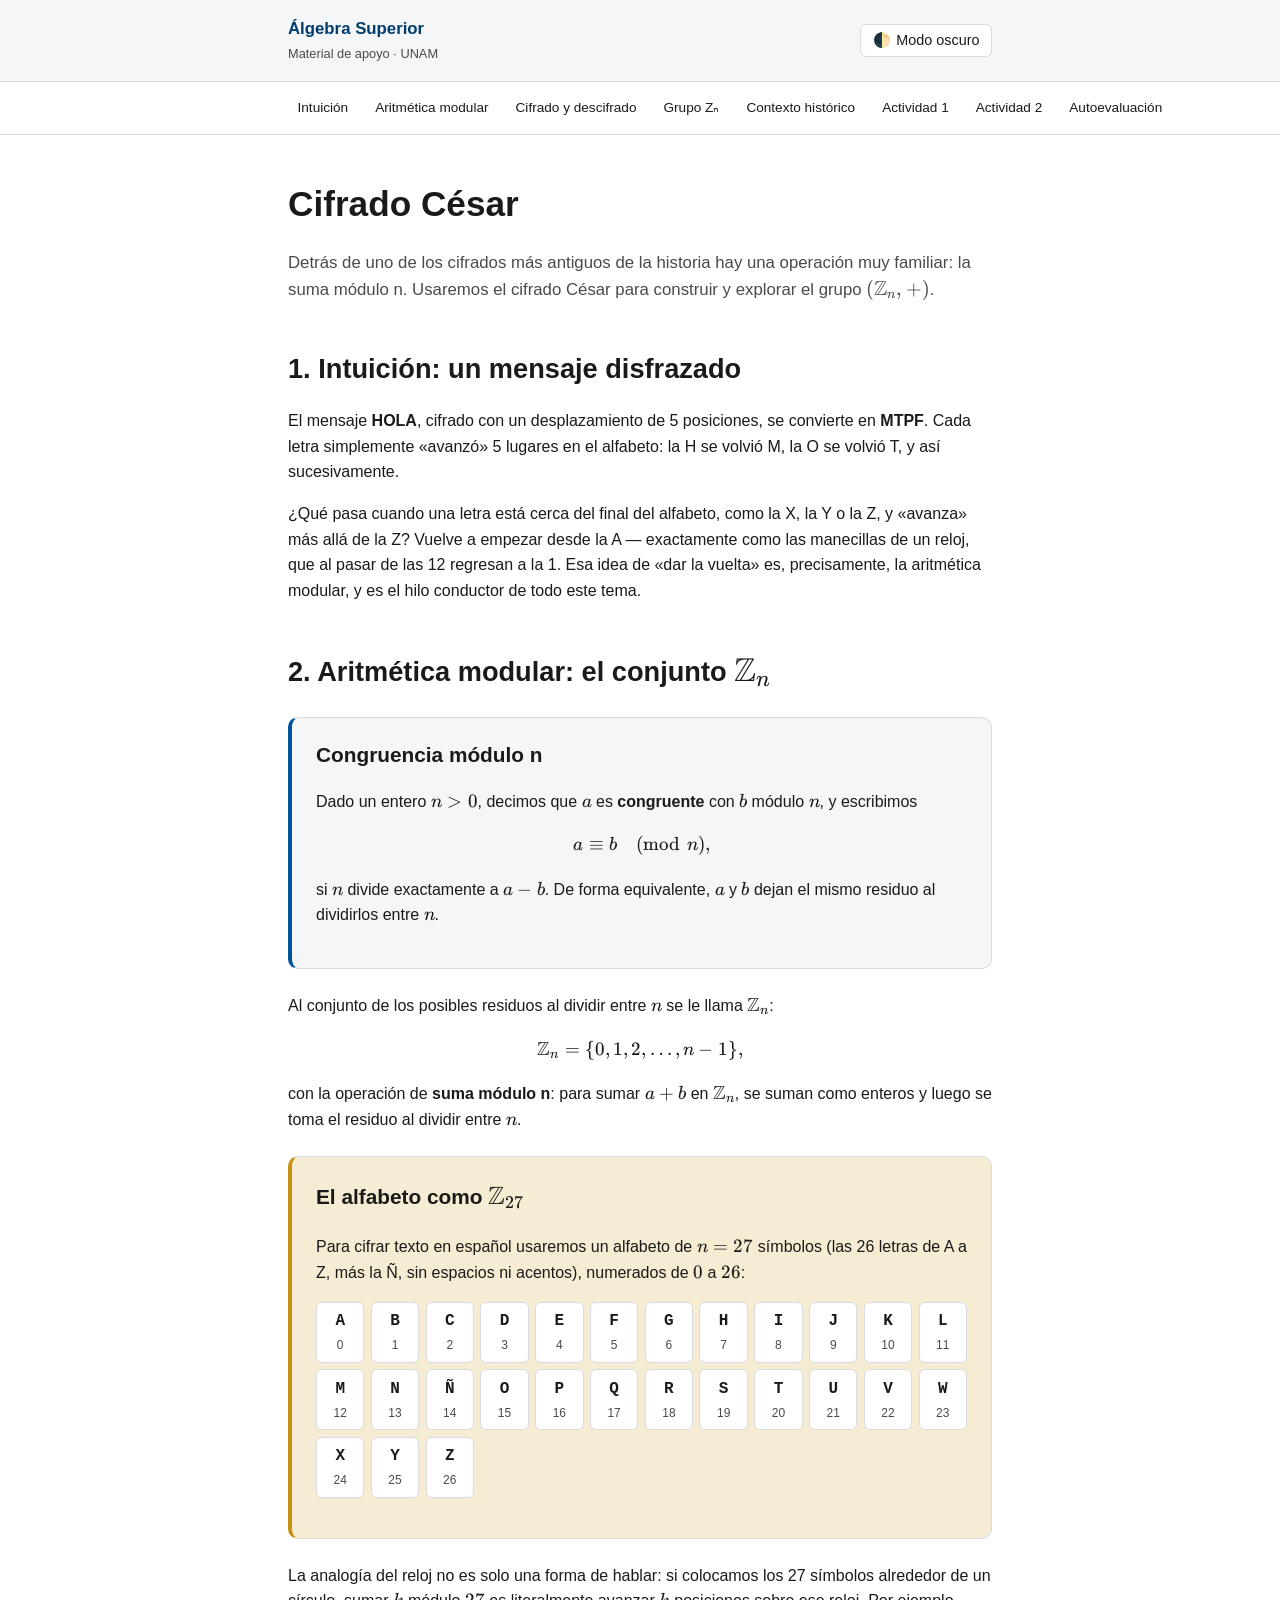
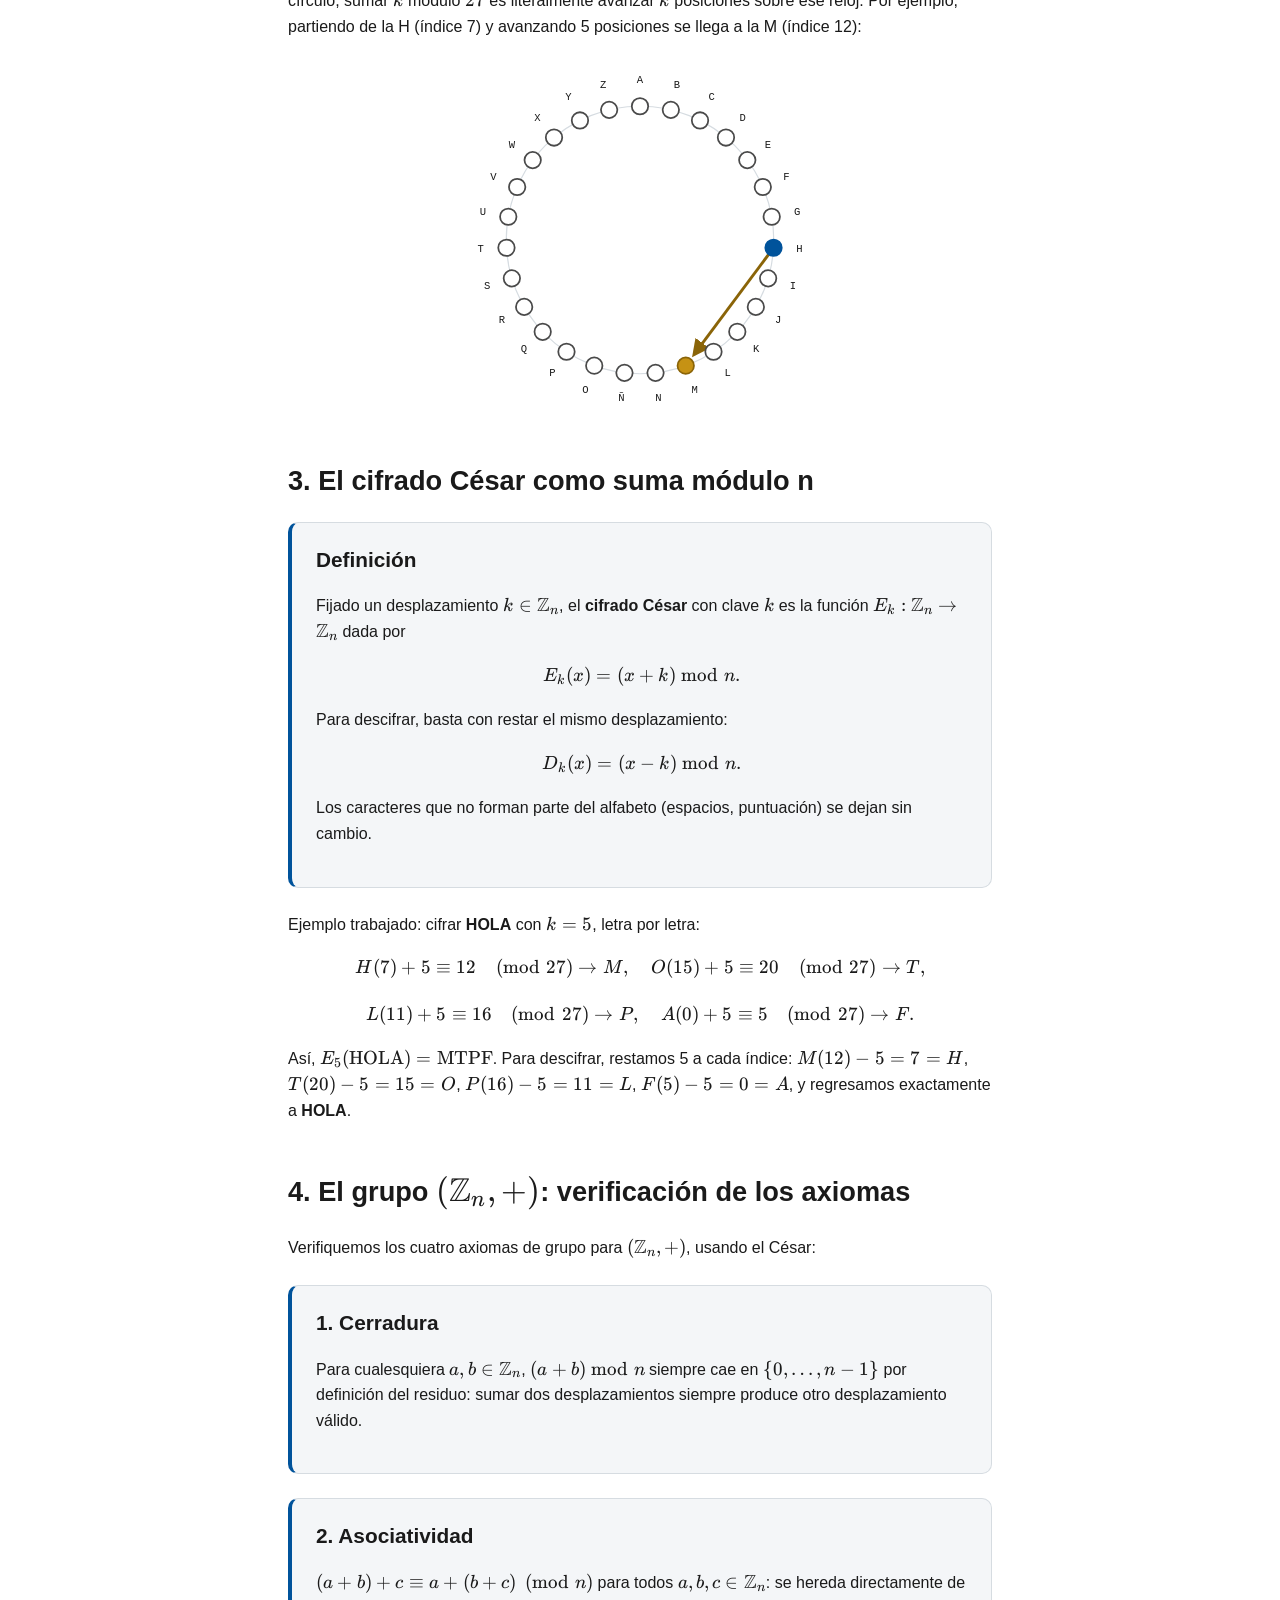
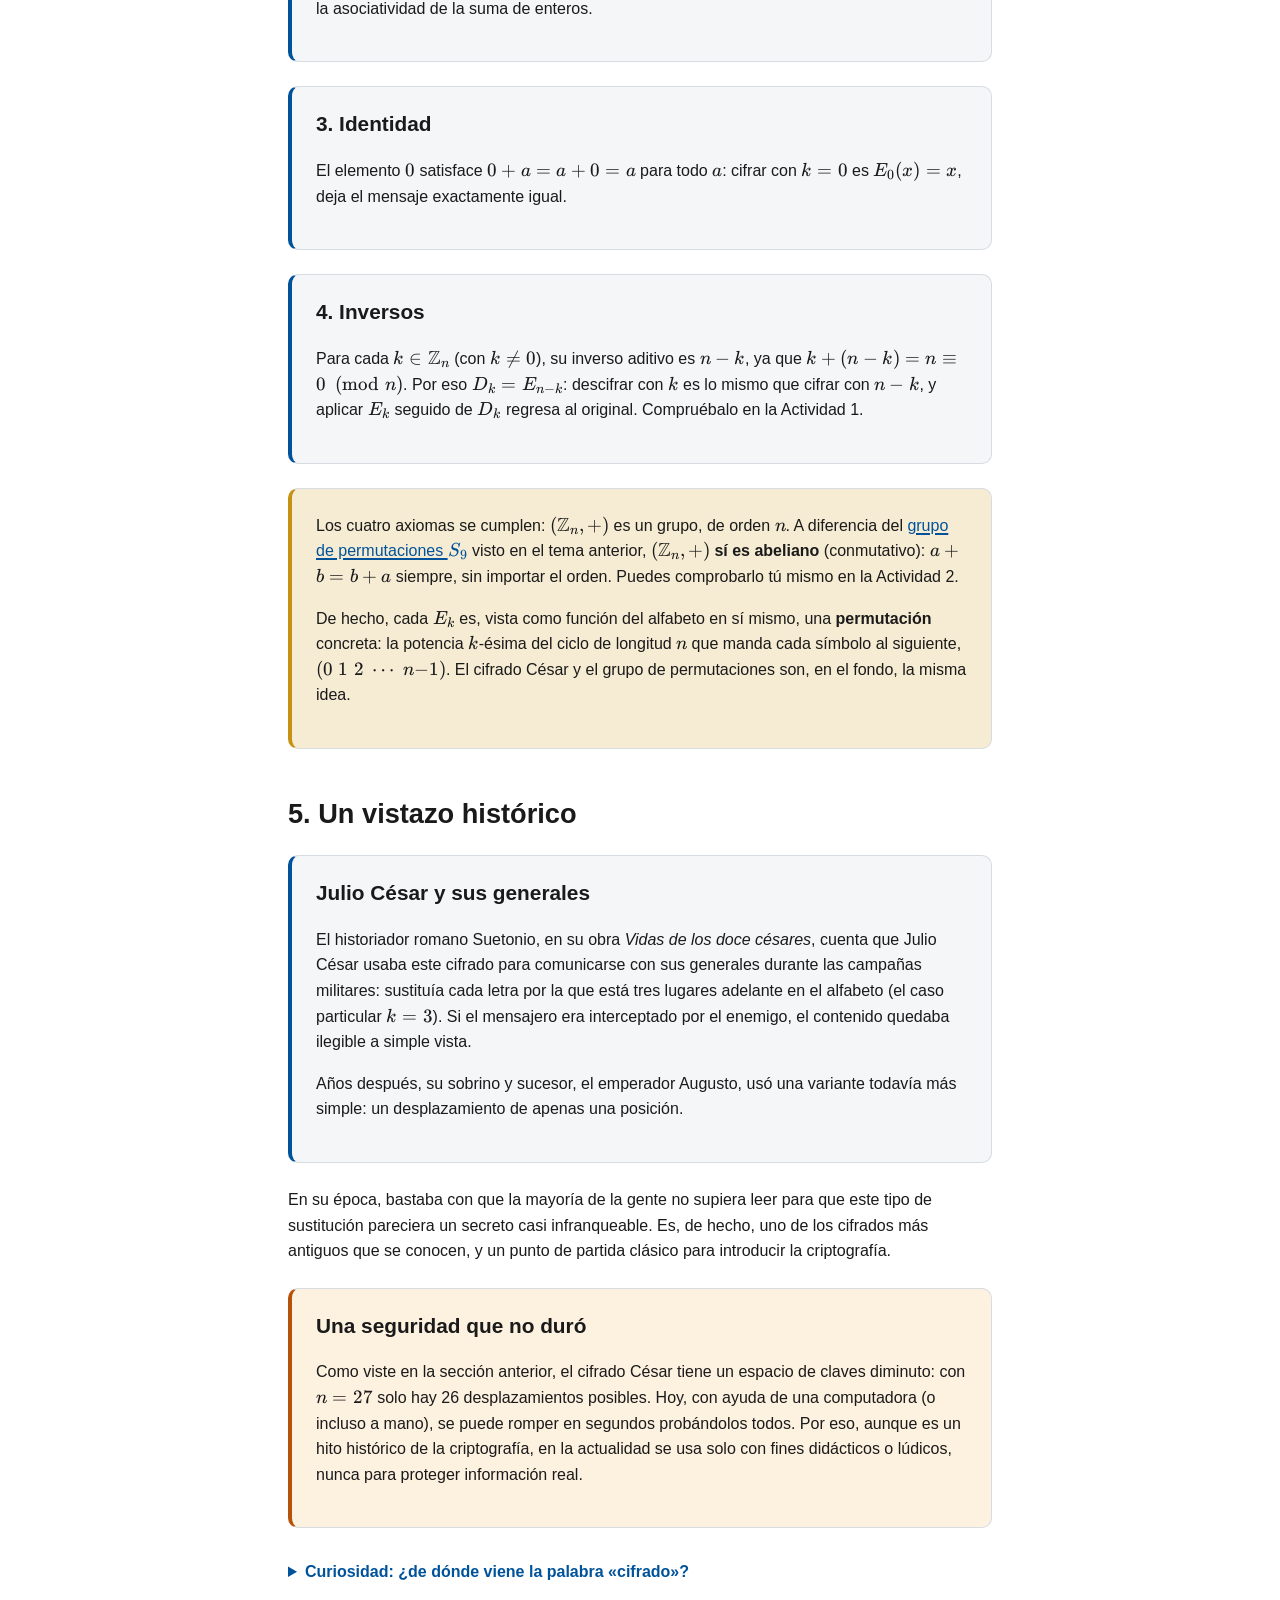
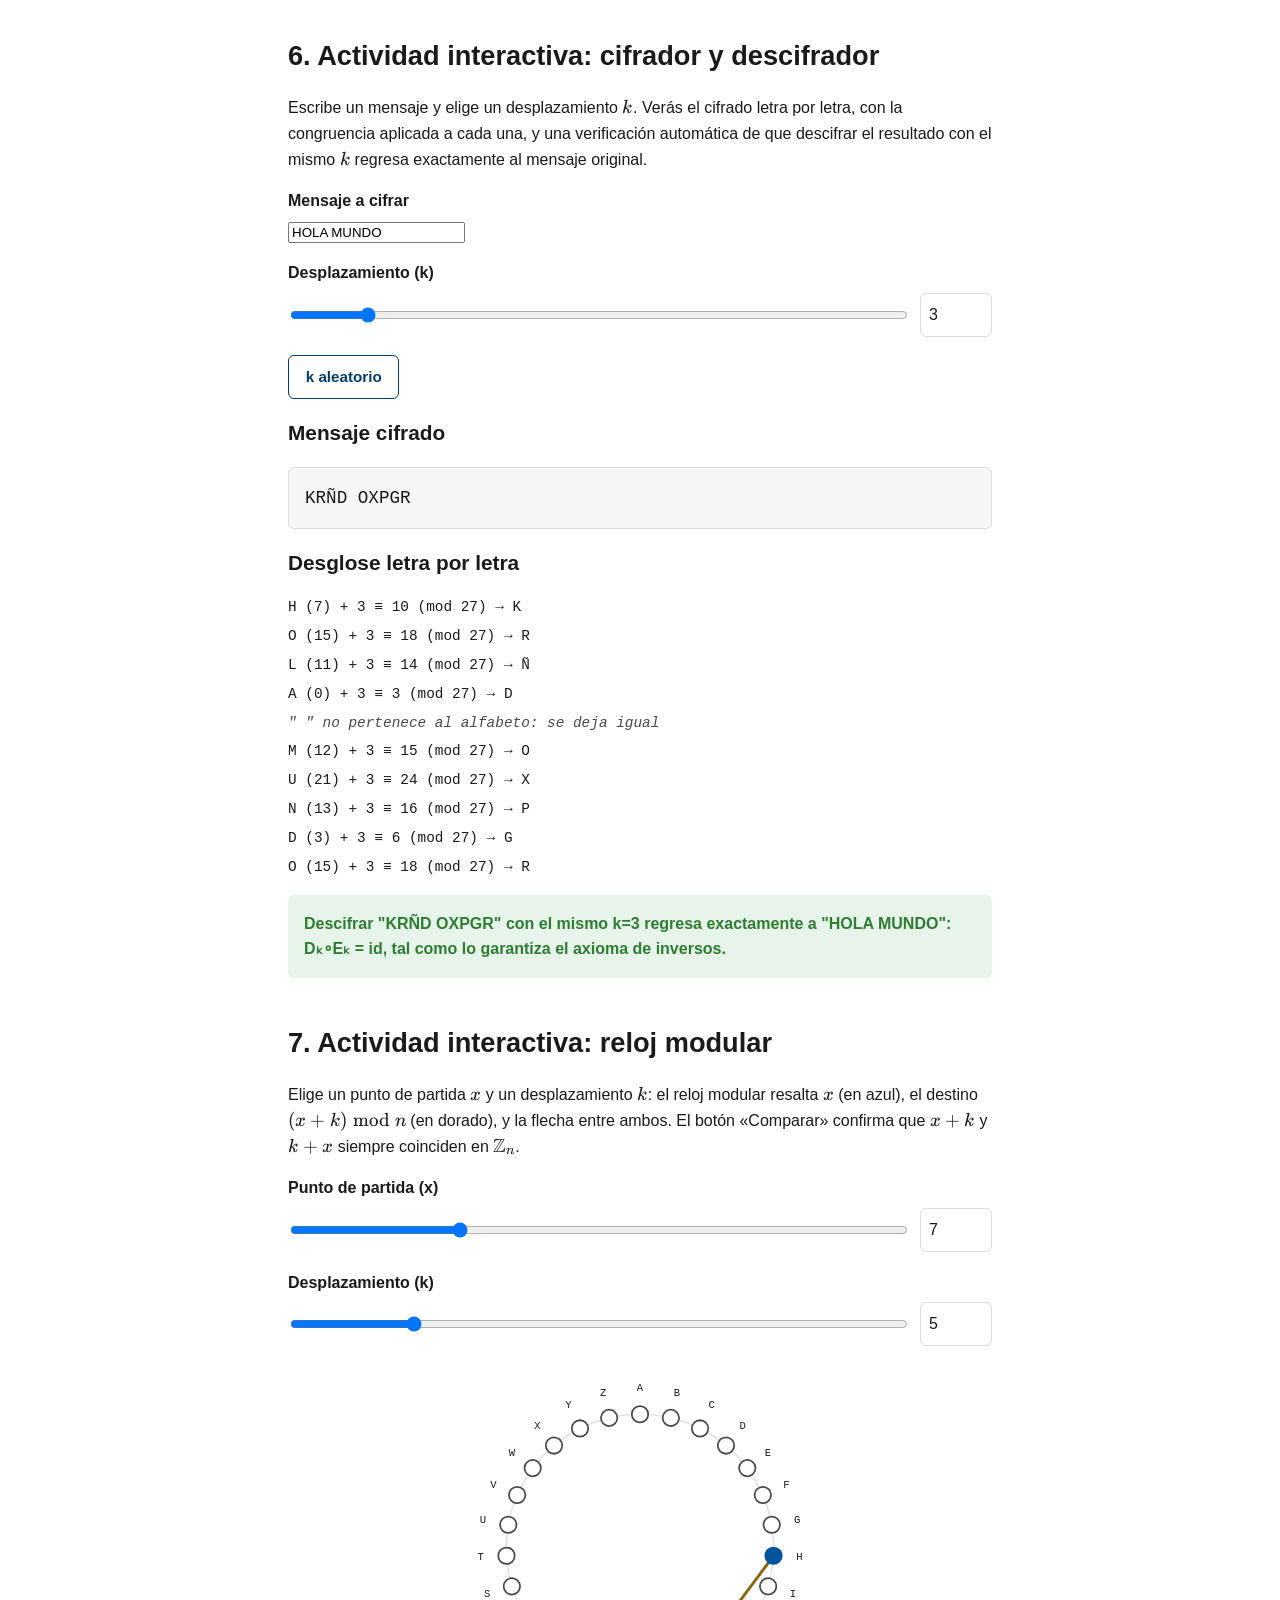
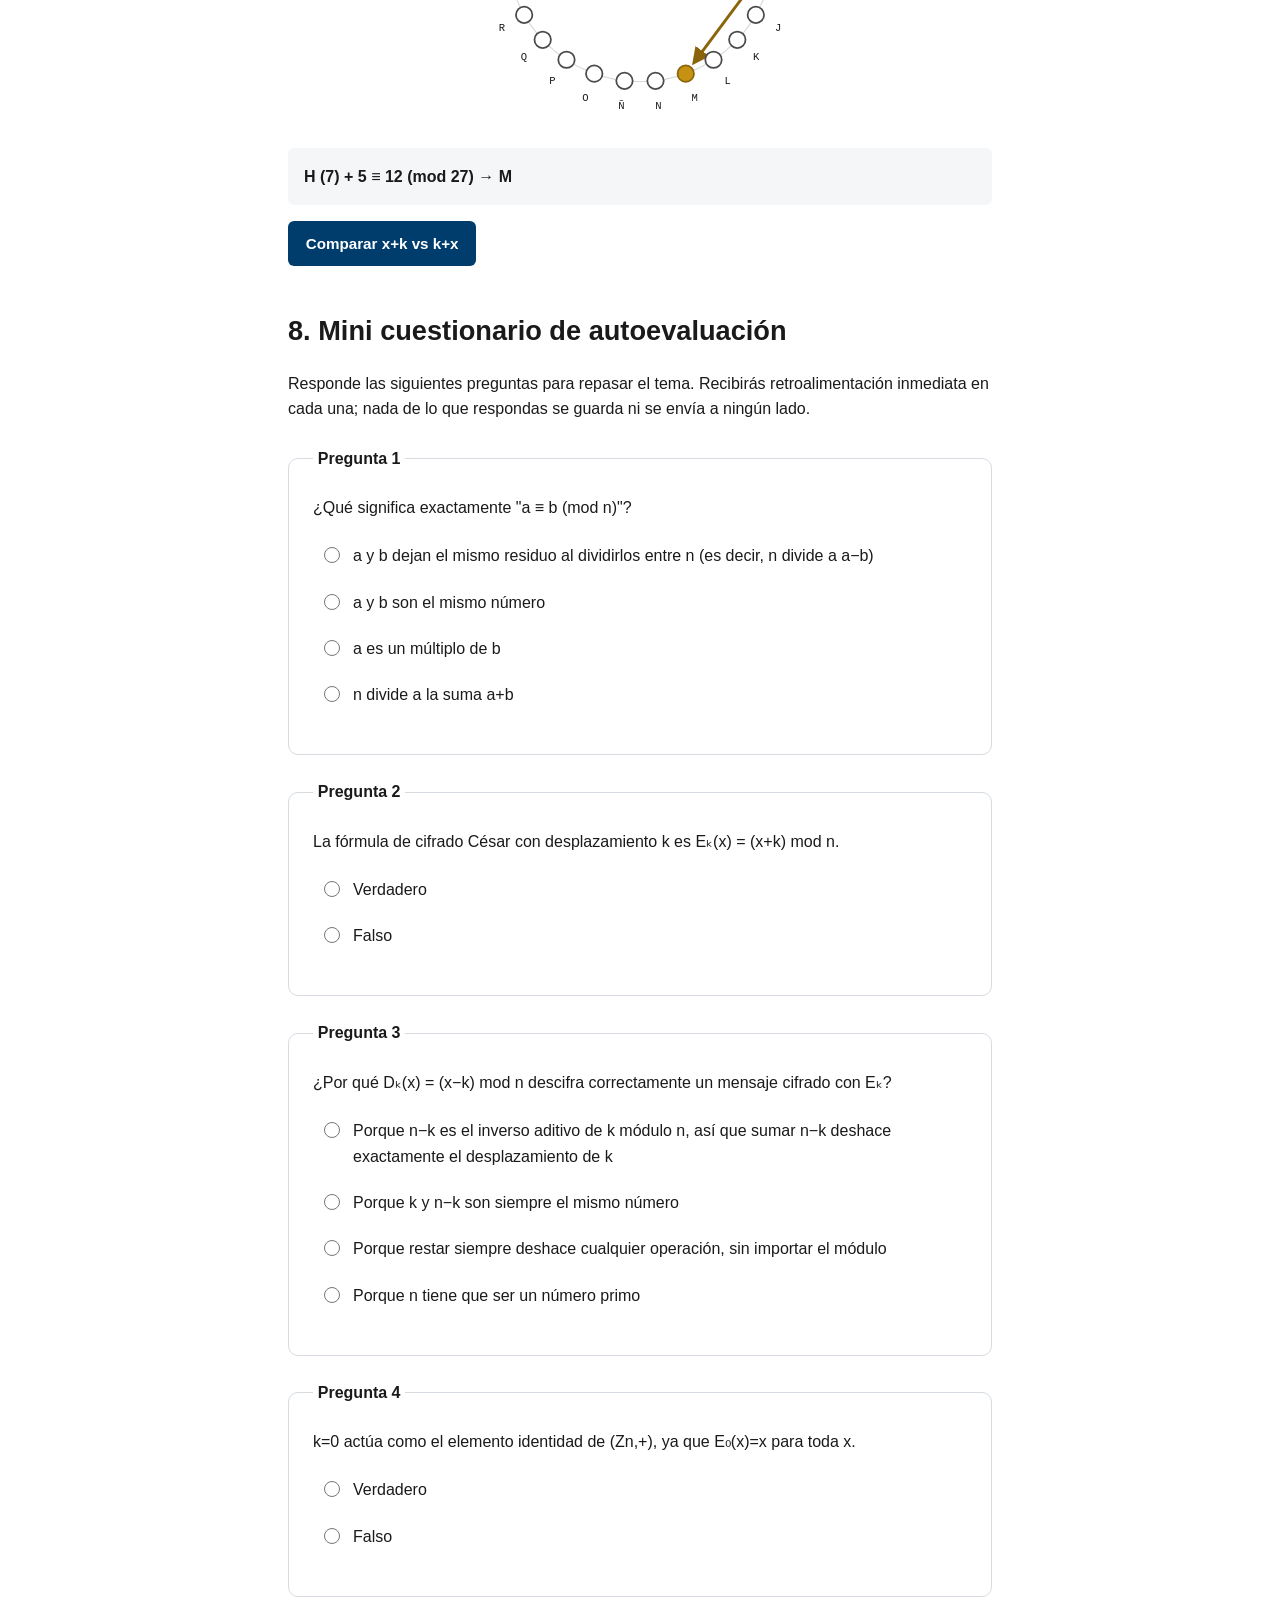
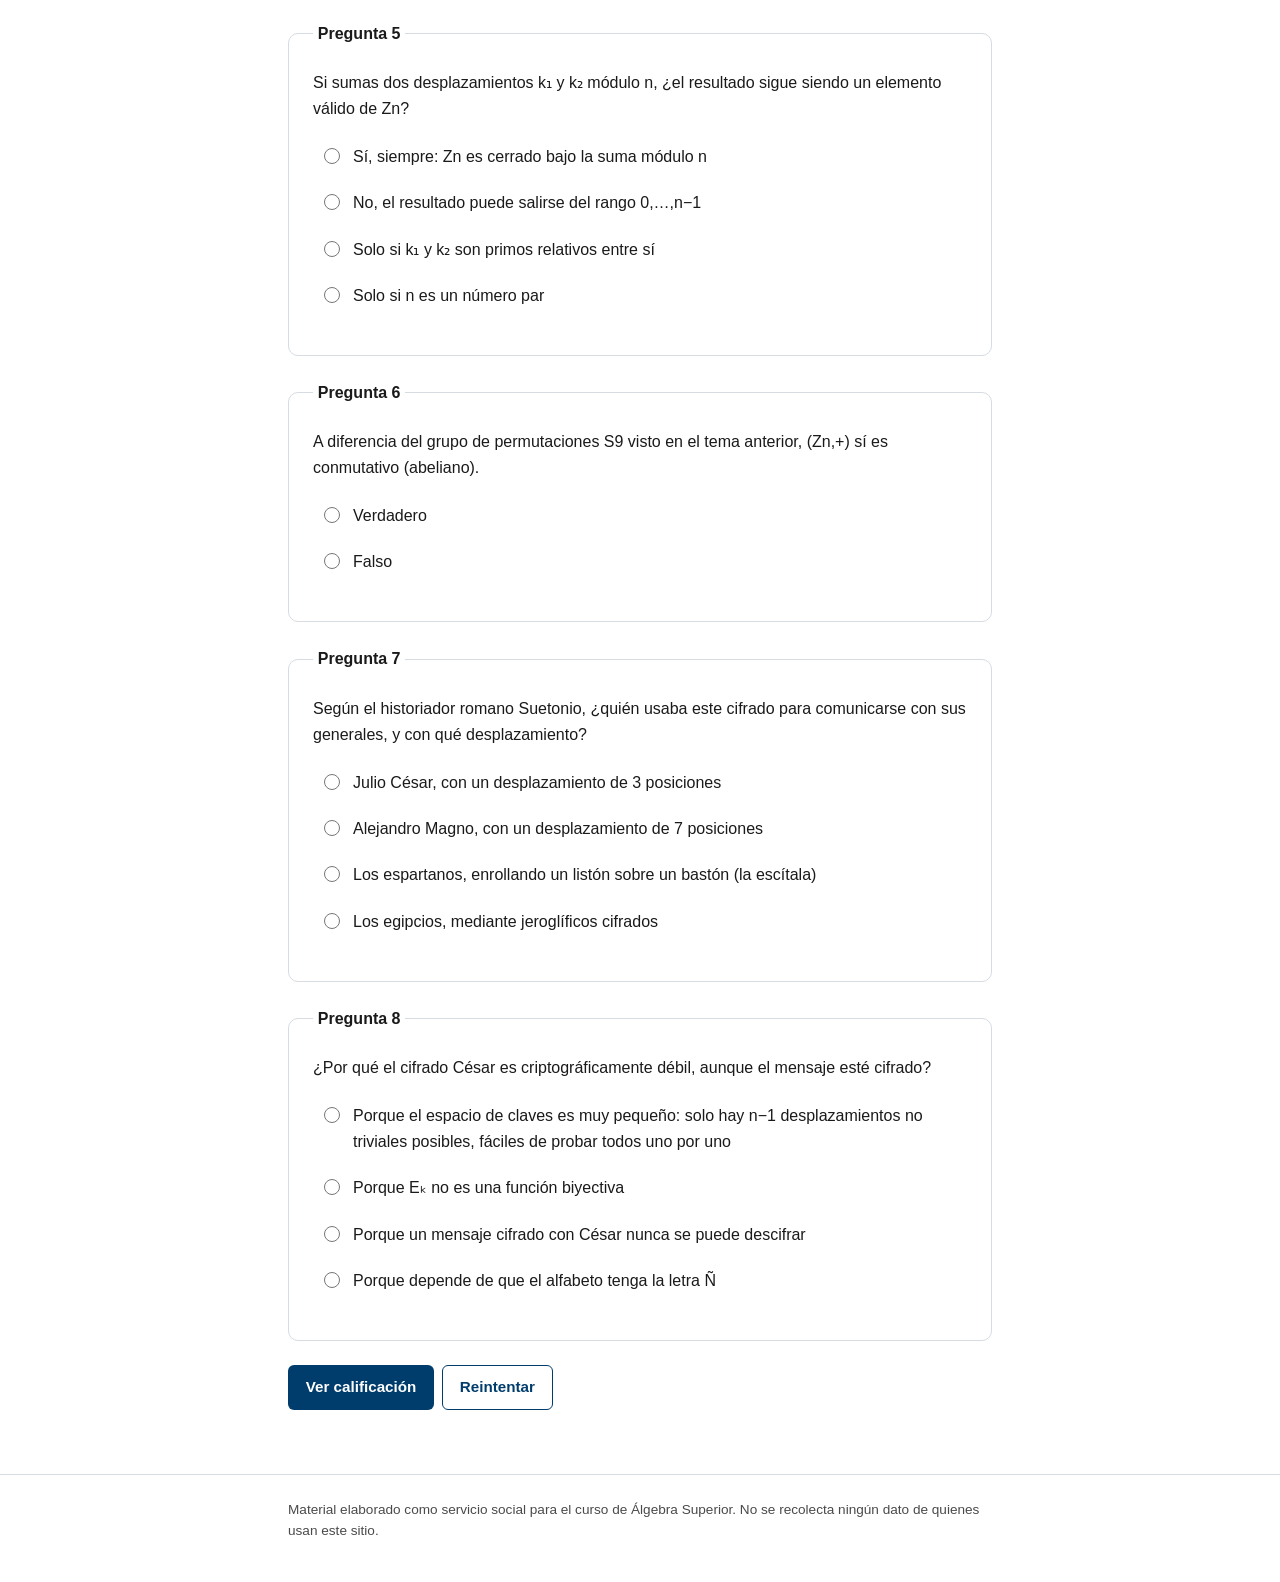
<file: temas/cifrado-cesar/index.html>
<!DOCTYPE html>
<html lang="es">
<head>
<meta charset="UTF-8">
<meta name="viewport" content="width=device-width, initial-scale=1">
<title>Cifrado César — Álgebra Superior</title>
<meta name="description" content="El cifrado César como aritmética modular: congruencias, el grupo abeliano (Zn,+), contexto histórico, y dos actividades interactivas con un reloj modular.">
<link rel="icon" href="../../favicon.svg" type="image/svg+xml">
<link rel="stylesheet" href="../../vendor/katex/katex.min.css">
<link rel="stylesheet" href="../../css/variables.css">
<link rel="stylesheet" href="../../css/base.css">
<link rel="stylesheet" href="../../css/componentes.css">
<link rel="stylesheet" href="css/cifrado-cesar.css">
</head>
<body>

<a class="saltar-enlace" href="#contenido-principal">Saltar al contenido</a>

<header class="encabezado-sitio">
  <div class="barra-encabezado">
    <a class="marca-sitio" href="../../index.html">
      <strong>Álgebra Superior</strong>
      <span>Material de apoyo · UNAM</span>
    </a>
    <button id="boton-tema" class="boton-tema" type="button" aria-pressed="false">
      <span aria-hidden="true">🌓</span>
      <span class="etiqueta-tema">Modo oscuro</span>
    </button>
  </div>
</header>

<nav class="nav-tema" aria-label="Secciones del tema">
  <ul>
    <li><a href="#intuicion">Intuición</a></li>
    <li><a href="#modular">Aritmética modular</a></li>
    <li><a href="#cifrado">Cifrado y descifrado</a></li>
    <li><a href="#grupo-zn">Grupo Zₙ</a></li>
    <li><a href="#historia">Contexto histórico</a></li>
    <li><a href="#actividad1">Actividad 1</a></li>
    <li><a href="#actividad2">Actividad 2</a></li>
    <li><a href="#quiz">Autoevaluación</a></li>
  </ul>
</nav>

<main id="contenido-principal">
  <h1>Cifrado César</h1>
  <p class="introduccion-tema">
    Detrás de uno de los cifrados más antiguos de la historia hay una operación muy familiar:
    la suma módulo n. Usaremos el cifrado César para construir y explorar el grupo
    $(\mathbb{Z}_n, +)$.
  </p>

  <!-- ===================== 1. INTUICIÓN ===================== -->
  <section id="intuicion" class="seccion-tema">
    <h2>1. Intuición: un mensaje disfrazado</h2>
    <p>
      El mensaje <strong>HOLA</strong>, cifrado con un desplazamiento de 5 posiciones, se
      convierte en <strong>MTPF</strong>. Cada letra simplemente «avanzó» 5 lugares en el
      alfabeto: la H se volvió M, la O se volvió T, y así sucesivamente.
    </p>
    <p>
      ¿Qué pasa cuando una letra está cerca del final del alfabeto, como la X, la Y o la Z, y
      «avanza» más allá de la Z? Vuelve a empezar desde la A — exactamente como las manecillas
      de un reloj, que al pasar de las 12 regresan a la 1. Esa idea de «dar la vuelta» es,
      precisamente, la aritmética modular, y es el hilo conductor de todo este tema.
    </p>
  </section>

  <!-- ===================== 2. ARITMÉTICA MODULAR ===================== -->
  <section id="modular" class="seccion-tema">
    <h2>2. Aritmética modular: el conjunto $\mathbb{Z}_n$</h2>

    <div class="caja caja-definicion">
      <h3>Congruencia módulo n</h3>
      <p>
        Dado un entero $n>0$, decimos que $a$ es <strong>congruente</strong> con $b$ módulo
        $n$, y escribimos
      </p>
      <p>$$ a \equiv b \pmod{n}, $$</p>
      <p>
        si $n$ divide exactamente a $a-b$. De forma equivalente, $a$ y $b$ dejan el mismo
        residuo al dividirlos entre $n$.
      </p>
    </div>

    <p>
      Al conjunto de los posibles residuos al dividir entre $n$ se le llama $\mathbb{Z}_n$:
    </p>
    <p>$$ \mathbb{Z}_n = \{0, 1, 2, \dots, n-1\}, $$</p>
    <p>
      con la operación de <strong>suma módulo n</strong>: para sumar $a+b$ en $\mathbb{Z}_n$,
      se suman como enteros y luego se toma el residuo al dividir entre $n$.
    </p>

    <div class="caja caja-enunciado">
      <h3>El alfabeto como $\mathbb{Z}_{27}$</h3>
      <p>
        Para cifrar texto en español usaremos un alfabeto de $n=27$ símbolos (las 26 letras
        de A a Z, más la Ñ, sin espacios ni acentos), numerados de $0$ a $26$:
      </p>
      <div id="modular-tabla-alfabeto" class="tabla-alfabeto" role="img" aria-label="Alfabeto de 27 símbolos con su índice de 0 a 26"></div>
    </div>

    <p>
      La analogía del reloj no es solo una forma de hablar: si colocamos los 27 símbolos
      alrededor de un círculo, sumar $k$ módulo $27$ es literalmente avanzar $k$ posiciones
      sobre ese reloj. Por ejemplo, partiendo de la H (índice 7) y avanzando 5 posiciones se
      llega a la M (índice 12):
    </p>
    <div id="modular-reloj" class="reloj-modular" aria-hidden="true"></div>
  </section>

  <!-- ===================== 3. CIFRADO Y DESCIFRADO ===================== -->
  <section id="cifrado" class="seccion-tema">
    <h2>3. El cifrado César como suma módulo n</h2>

    <div class="caja caja-definicion">
      <h3>Definición</h3>
      <p>
        Fijado un desplazamiento $k \in \mathbb{Z}_n$, el <strong>cifrado César</strong> con
        clave $k$ es la función $E_k : \mathbb{Z}_n \to \mathbb{Z}_n$ dada por
      </p>
      <p>$$ E_k(x) = (x+k) \bmod n. $$</p>
      <p>Para descifrar, basta con restar el mismo desplazamiento:</p>
      <p>$$ D_k(x) = (x-k) \bmod n. $$</p>
      <p>
        Los caracteres que no forman parte del alfabeto (espacios, puntuación) se dejan sin
        cambio.
      </p>
    </div>

    <p>Ejemplo trabajado: cifrar <strong>HOLA</strong> con $k=5$, letra por letra:</p>
    <p>
      $$ H(7)+5 \equiv 12 \pmod{27} \to M, \quad O(15)+5 \equiv 20 \pmod{27} \to T, $$
    </p>
    <p>
      $$ L(11)+5 \equiv 16 \pmod{27} \to P, \quad A(0)+5 \equiv 5 \pmod{27} \to F. $$
    </p>
    <p>
      Así, $E_5(\text{HOLA}) = \text{MTPF}$. Para descifrar, restamos 5 a cada índice:
      $M(12)-5=7=H$, $T(20)-5=15=O$, $P(16)-5=11=L$, $F(5)-5=0=A$, y regresamos exactamente a
      <strong>HOLA</strong>.
    </p>
  </section>

  <!-- ===================== 4. GRUPO ZN ===================== -->
  <section id="grupo-zn" class="seccion-tema">
    <h2>4. El grupo $(\mathbb{Z}_n, +)$: verificación de los axiomas</h2>

    <p>Verifiquemos los cuatro axiomas de grupo para $(\mathbb{Z}_n,+)$, usando el César:</p>

    <div class="caja caja-definicion">
      <h3>1. Cerradura</h3>
      <p>
        Para cualesquiera $a,b \in \mathbb{Z}_n$, $(a+b) \bmod n$ siempre cae en
        $\{0,\dots,n-1\}$ por definición del residuo: sumar dos desplazamientos siempre
        produce otro desplazamiento válido.
      </p>
    </div>

    <div class="caja caja-definicion">
      <h3>2. Asociatividad</h3>
      <p>
        $(a+b)+c \equiv a+(b+c) \pmod n$ para todos $a,b,c \in \mathbb{Z}_n$: se hereda
        directamente de la asociatividad de la suma de enteros.
      </p>
    </div>

    <div class="caja caja-definicion">
      <h3>3. Identidad</h3>
      <p>
        El elemento $0$ satisface $0+a=a+0=a$ para todo $a$: cifrar con $k=0$ es
        $E_0(x)=x$, deja el mensaje exactamente igual.
      </p>
    </div>

    <div class="caja caja-definicion">
      <h3>4. Inversos</h3>
      <p>
        Para cada $k \in \mathbb{Z}_n$ (con $k\neq 0$), su inverso aditivo es $n-k$, ya que
        $k+(n-k)=n\equiv 0 \pmod n$. Por eso $D_k = E_{n-k}$: descifrar con $k$ es lo mismo
        que cifrar con $n-k$, y aplicar $E_k$ seguido de $D_k$ regresa al original. Compruébalo
        en la Actividad 1.
      </p>
    </div>

    <div class="caja caja-enunciado">
      <p>
        Los cuatro axiomas se cumplen: $(\mathbb{Z}_n,+)$ es un grupo, de orden $n$. A
        diferencia del <a href="../permutaciones/index.html">grupo de permutaciones
        $S_9$</a> visto en el tema anterior, <strong>$(\mathbb{Z}_n,+)$ sí es abeliano</strong>
        (conmutativo): $a+b=b+a$ siempre, sin importar el orden. Puedes comprobarlo tú mismo
        en la Actividad 2.
      </p>
      <p>
        De hecho, cada $E_k$ es, vista como función del alfabeto en sí mismo, una
        <strong>permutación</strong> concreta: la potencia $k$-ésima del ciclo de longitud
        $n$ que manda cada símbolo al siguiente, $(0\;1\;2\;\cdots\;n{-}1)$. El cifrado César
        y el grupo de permutaciones son, en el fondo, la misma idea.
      </p>
    </div>
  </section>

  <!-- ===================== 5. CONTEXTO HISTÓRICO ===================== -->
  <section id="historia" class="seccion-tema">
    <h2>5. Un vistazo histórico</h2>

    <div class="caja caja-definicion">
      <h3>Julio César y sus generales</h3>
      <p>
        El historiador romano Suetonio, en su obra <em>Vidas de los doce césares</em>,
        cuenta que Julio César usaba este cifrado para comunicarse con sus generales durante
        las campañas militares: sustituía cada letra por la que está tres lugares adelante en
        el alfabeto (el caso particular $k=3$). Si el mensajero era interceptado por el
        enemigo, el contenido quedaba ilegible a simple vista.
      </p>
      <p>
        Años después, su sobrino y sucesor, el emperador Augusto, usó una variante todavía
        más simple: un desplazamiento de apenas una posición.
      </p>
    </div>

    <p>
      En su época, bastaba con que la mayoría de la gente no supiera leer para que este tipo
      de sustitución pareciera un secreto casi infranqueable. Es, de hecho, uno de los
      cifrados más antiguos que se conocen, y un punto de partida clásico para introducir la
      criptografía.
    </p>

    <div class="caja caja-advertencia">
      <h3>Una seguridad que no duró</h3>
      <p>
        Como viste en la sección anterior, el cifrado César tiene un espacio de claves
        diminuto: con $n=27$ solo hay 26 desplazamientos posibles. Hoy, con ayuda de una
        computadora (o incluso a mano), se puede romper en segundos probándolos todos. Por
        eso, aunque es un hito histórico de la criptografía, en la actualidad se usa solo con
        fines didácticos o lúdicos, nunca para proteger información real.
      </p>
    </div>

    <details class="solucion">
      <summary>Curiosidad: ¿de dónde viene la palabra «cifrado»?</summary>
      <div class="contenido-solucion">
        <p>
          La palabra «cifra» viene del árabe <em>ṣifr</em> (صفر), que significa «vacío» o
          «cero» — el mismo origen de la palabra «cero» en español. Los matemáticos
          árabes introdujeron ese símbolo en Europa junto con el sistema de numeración
          posicional, y con el tiempo «cifra» pasó a significar también «mensaje en clave»,
          porque para quien no conocía el secreto, el texto cifrado era tan ilegible como un
          número sin sentido.
        </p>
      </div>
    </details>
  </section>

  <!-- ===================== 6. ACTIVIDAD 1 ===================== -->
  <section id="actividad1" class="seccion-tema">
    <h2>6. Actividad interactiva: cifrador y descifrador</h2>
    <p>
      Escribe un mensaje y elige un desplazamiento $k$. Verás el cifrado letra por letra, con
      la congruencia aplicada a cada una, y una verificación automática de que descifrar el
      resultado con el mismo $k$ regresa exactamente al mensaje original.
    </p>

    <div class="campo">
      <label for="act1-mensaje">Mensaje a cifrar</label>
      <input type="text" id="act1-mensaje" value="HOLA MUNDO" maxlength="80">
    </div>

    <div id="act1-control-k"></div>

    <div class="grupo-botones">
      <button id="act1-boton-aleatorio" type="button" class="boton boton-secundario">k aleatorio</button>
    </div>

    <h3>Mensaje cifrado</h3>
    <p id="act1-resultado" class="texto-cifrado"></p>

    <h3>Desglose letra por letra</h3>
    <ul id="act1-pasos-cifrado" class="lista-pasos-cifrado"></ul>

    <p id="act1-mensaje-verificacion" class="aviso aviso-info" role="status" aria-live="polite"></p>
  </section>

  <!-- ===================== 7. ACTIVIDAD 2 ===================== -->
  <section id="actividad2" class="seccion-tema">
    <h2>7. Actividad interactiva: reloj modular</h2>
    <p>
      Elige un punto de partida $x$ y un desplazamiento $k$: el reloj modular resalta $x$
      (en azul), el destino $(x+k) \bmod n$ (en dorado), y la flecha entre ambos. El botón
      «Comparar» confirma que $x+k$ y $k+x$ siempre coinciden en $\mathbb{Z}_n$.
    </p>

    <div class="rejilla-constructores">
      <div id="act2-control-x"></div>
      <div id="act2-control-k"></div>
    </div>

    <div id="act2-reloj" class="reloj-modular" aria-hidden="true"></div>

    <p id="act2-mensaje-resultado" class="aviso aviso-info" role="status" aria-live="polite"></p>

    <div class="grupo-botones">
      <button id="act2-boton-comparar" type="button" class="boton boton-primario">Comparar x+k vs k+x</button>
    </div>

    <p id="act2-mensaje-conmutatividad" class="aviso aviso-info" role="status" aria-live="polite"></p>
  </section>

  <!-- ===================== 8. CUESTIONARIO ===================== -->
  <section id="quiz" class="seccion-tema">
    <h2>8. Mini cuestionario de autoevaluación</h2>
    <p>
      Responde las siguientes preguntas para repasar el tema. Recibirás retroalimentación
      inmediata en cada una; nada de lo que respondas se guarda ni se envía a ningún lado.
    </p>

    <form id="quiz-formulario">
      <div id="quiz-preguntas"></div>

      <div class="grupo-botones">
        <button id="quiz-boton-calificar" type="button" class="boton boton-primario">Ver calificación</button>
        <button id="quiz-boton-reiniciar" type="button" class="boton boton-secundario">Reintentar</button>
      </div>

      <p id="quiz-calificacion" class="aviso aviso-info calificacion-final" role="status" aria-live="assertive"></p>
    </form>
  </section>
</main>

<footer class="pie-sitio">
  <div>
    <p>
      Material elaborado como servicio social para el curso de Álgebra Superior.
      No se recolecta ningún dato de quienes usan este sitio.
    </p>
  </div>
</footer>

<script src="../../vendor/katex/katex.min.js"></script>
<script src="../../vendor/katex/contrib/auto-render.min.js"></script>
<script src="../../js/comun.js"></script>
<script src="js/cifrado-cesar-datos.js"></script>
<script src="js/cifrado-cesar-comun.js"></script>
<script src="js/cifrado-cesar-actividad1.js"></script>
<script src="js/cifrado-cesar-actividad2.js"></script>
<script src="js/cifrado-cesar-quiz.js"></script>
<script src="js/cifrado-cesar-main.js"></script>
</body>
</html>
</file>
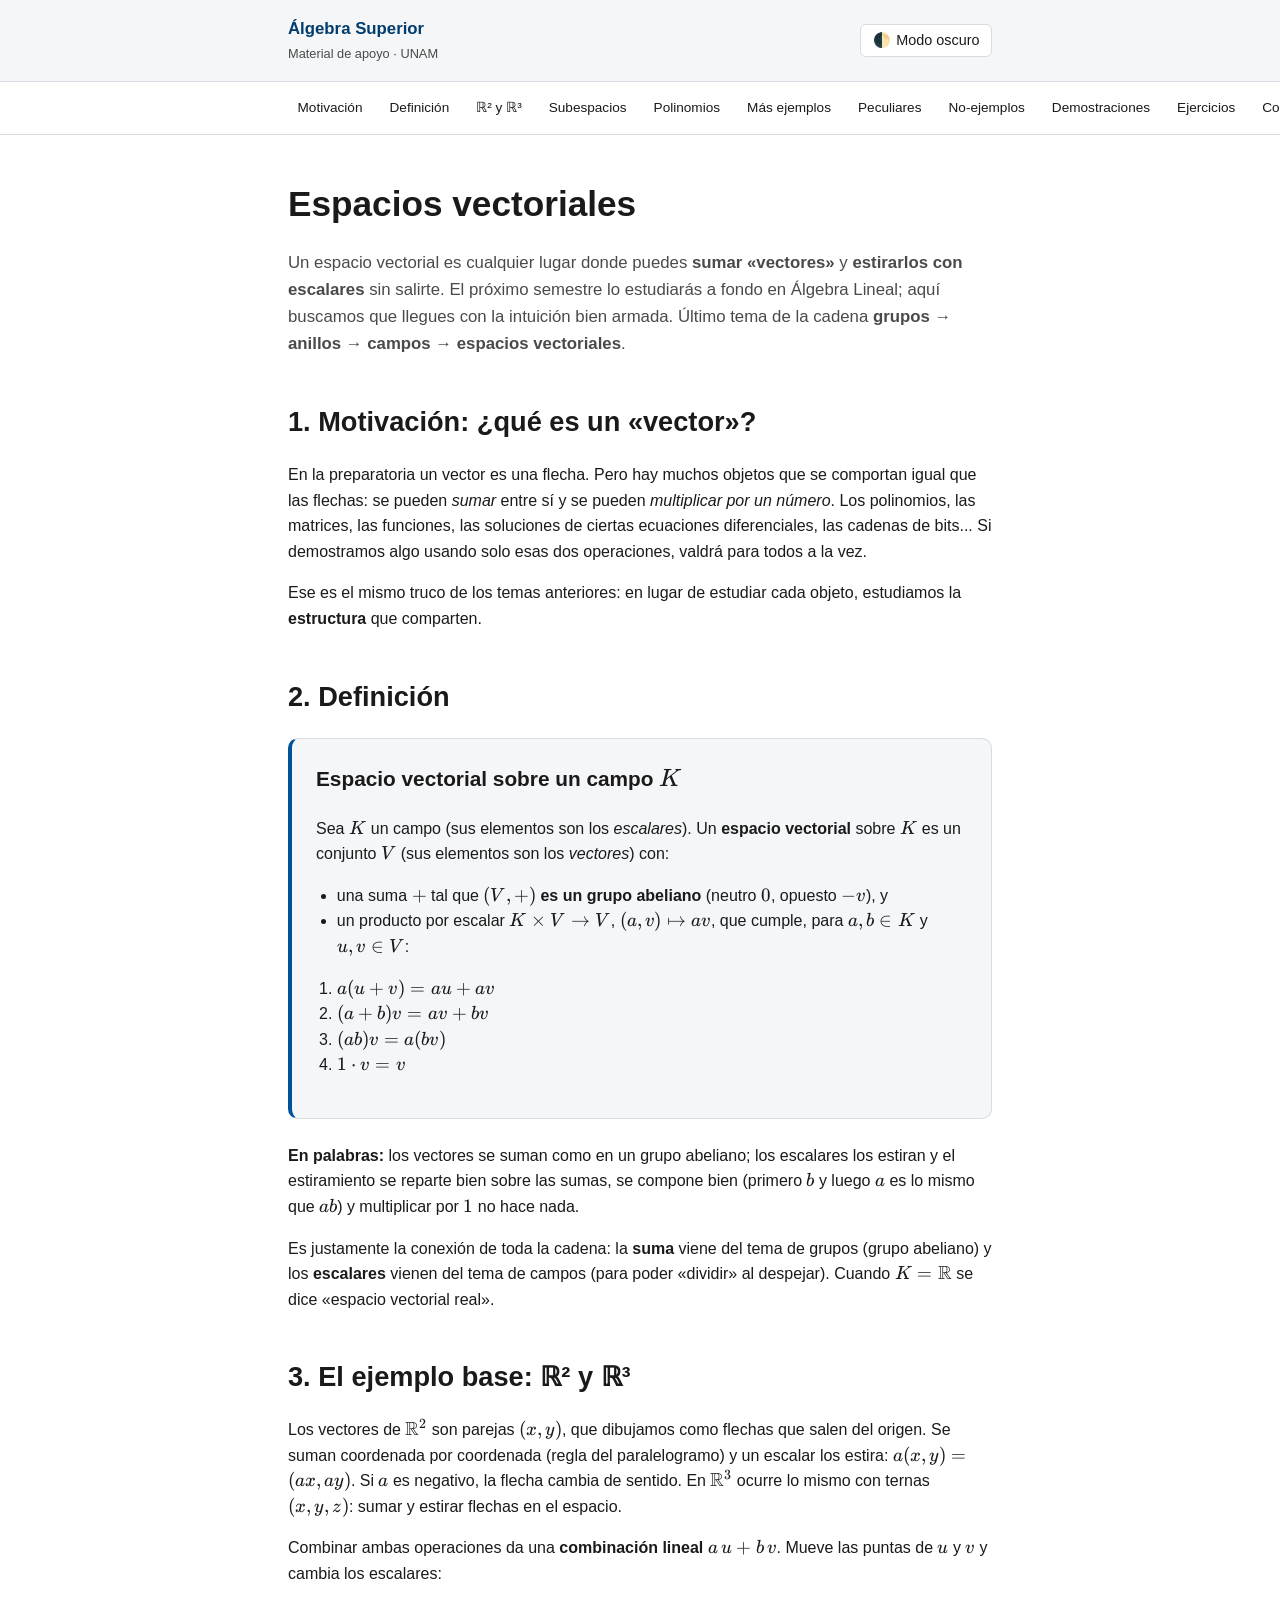
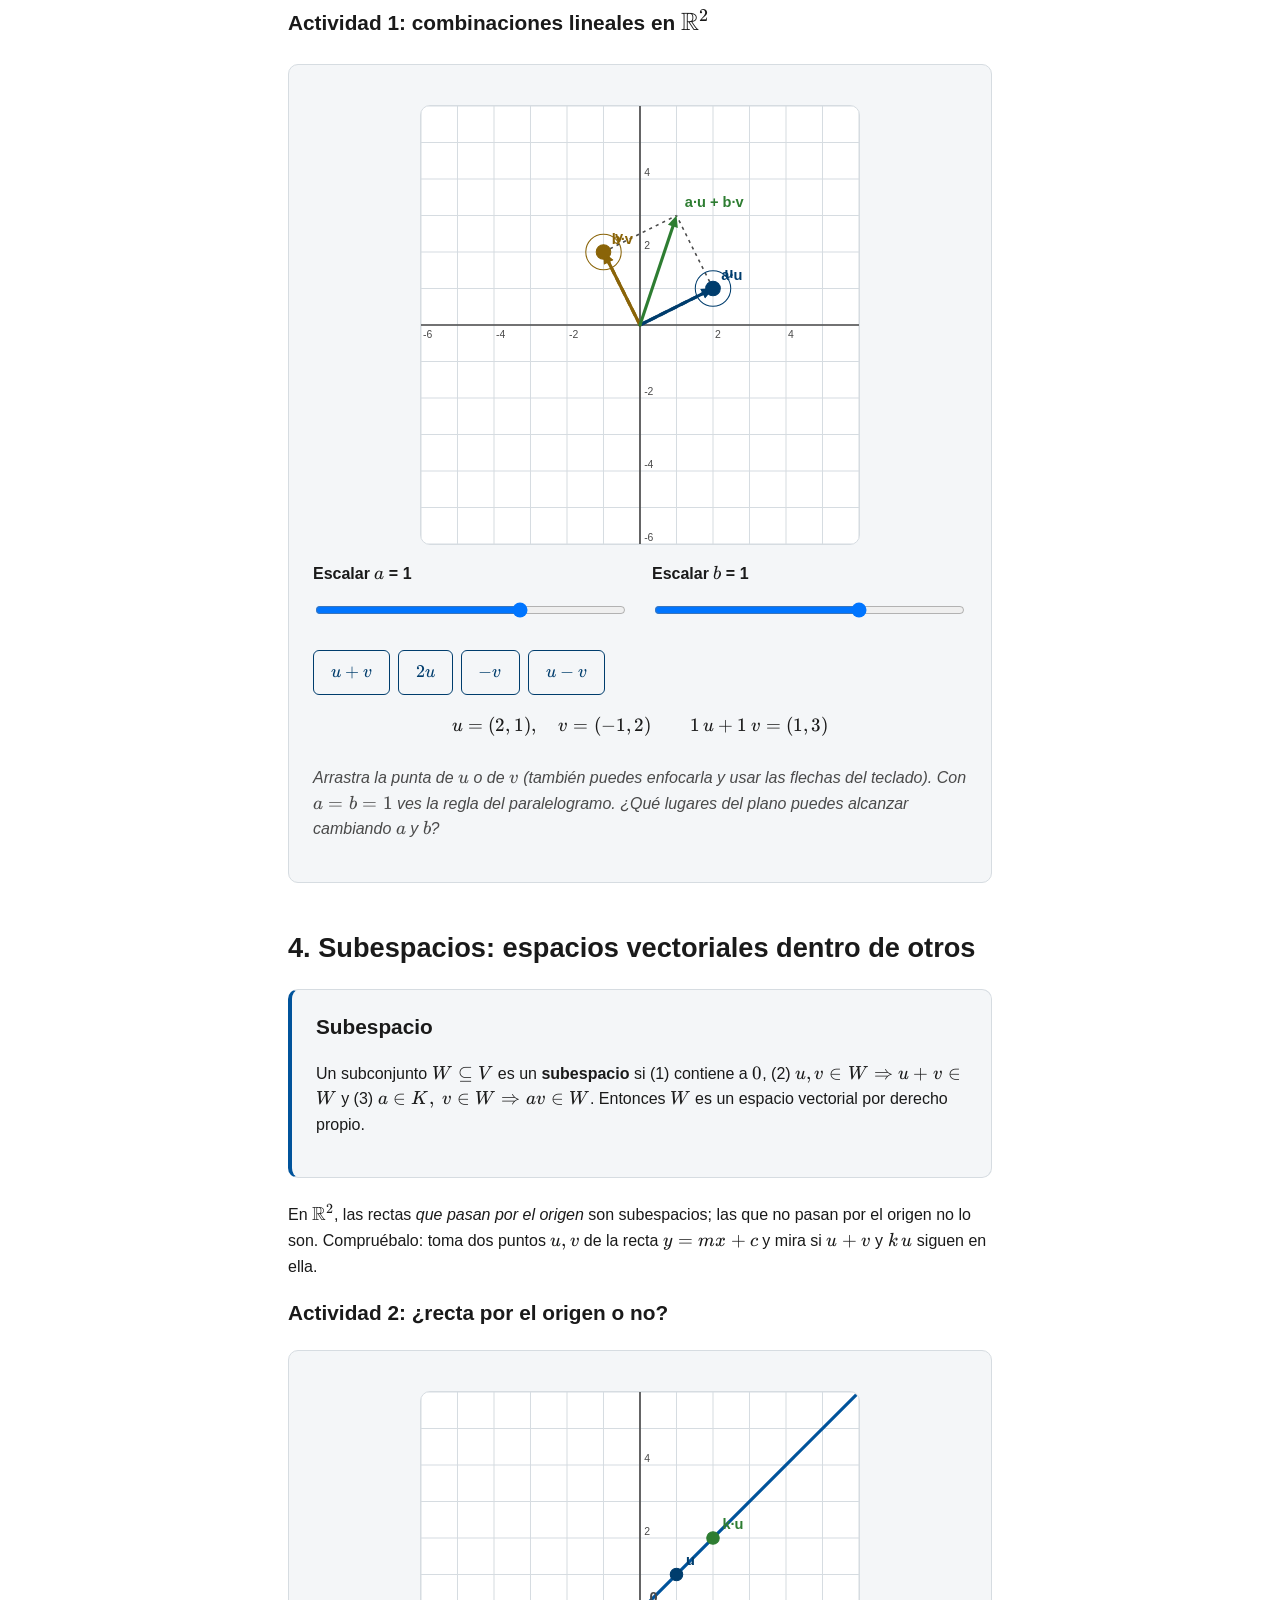
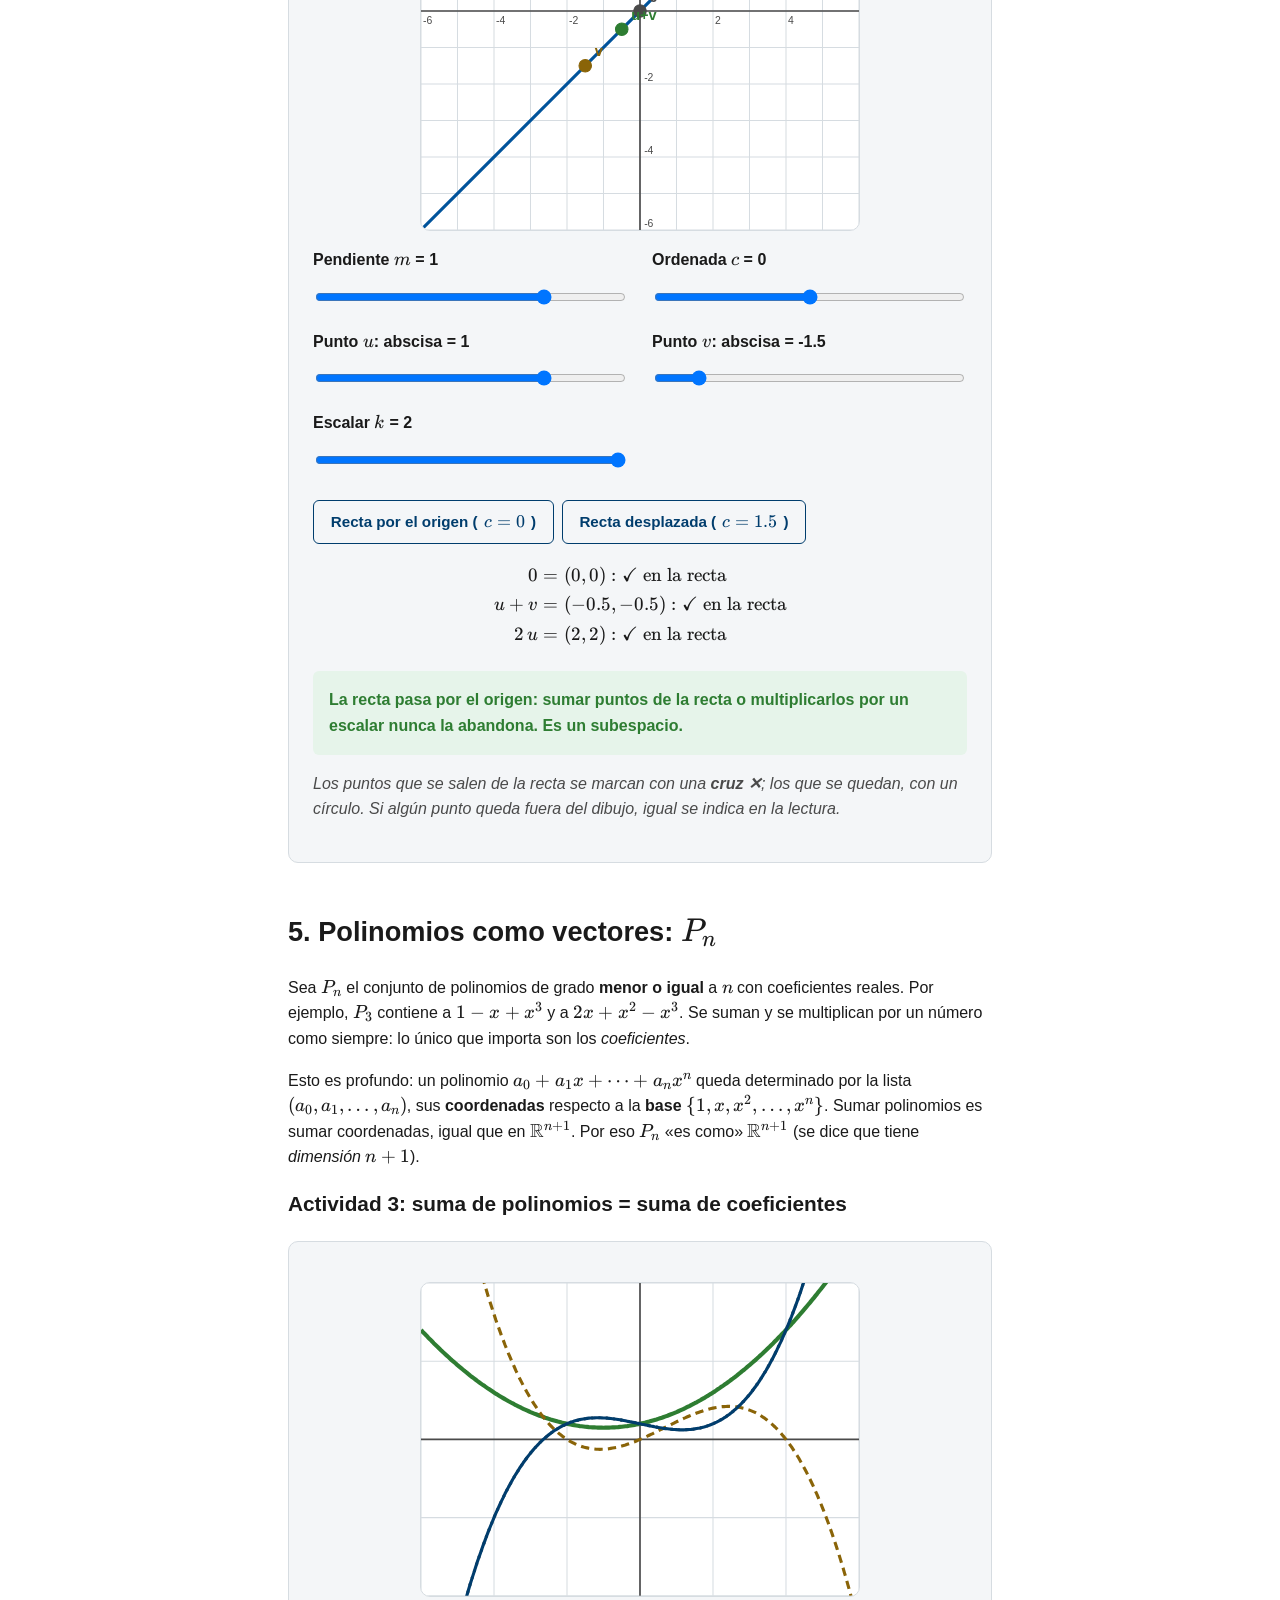
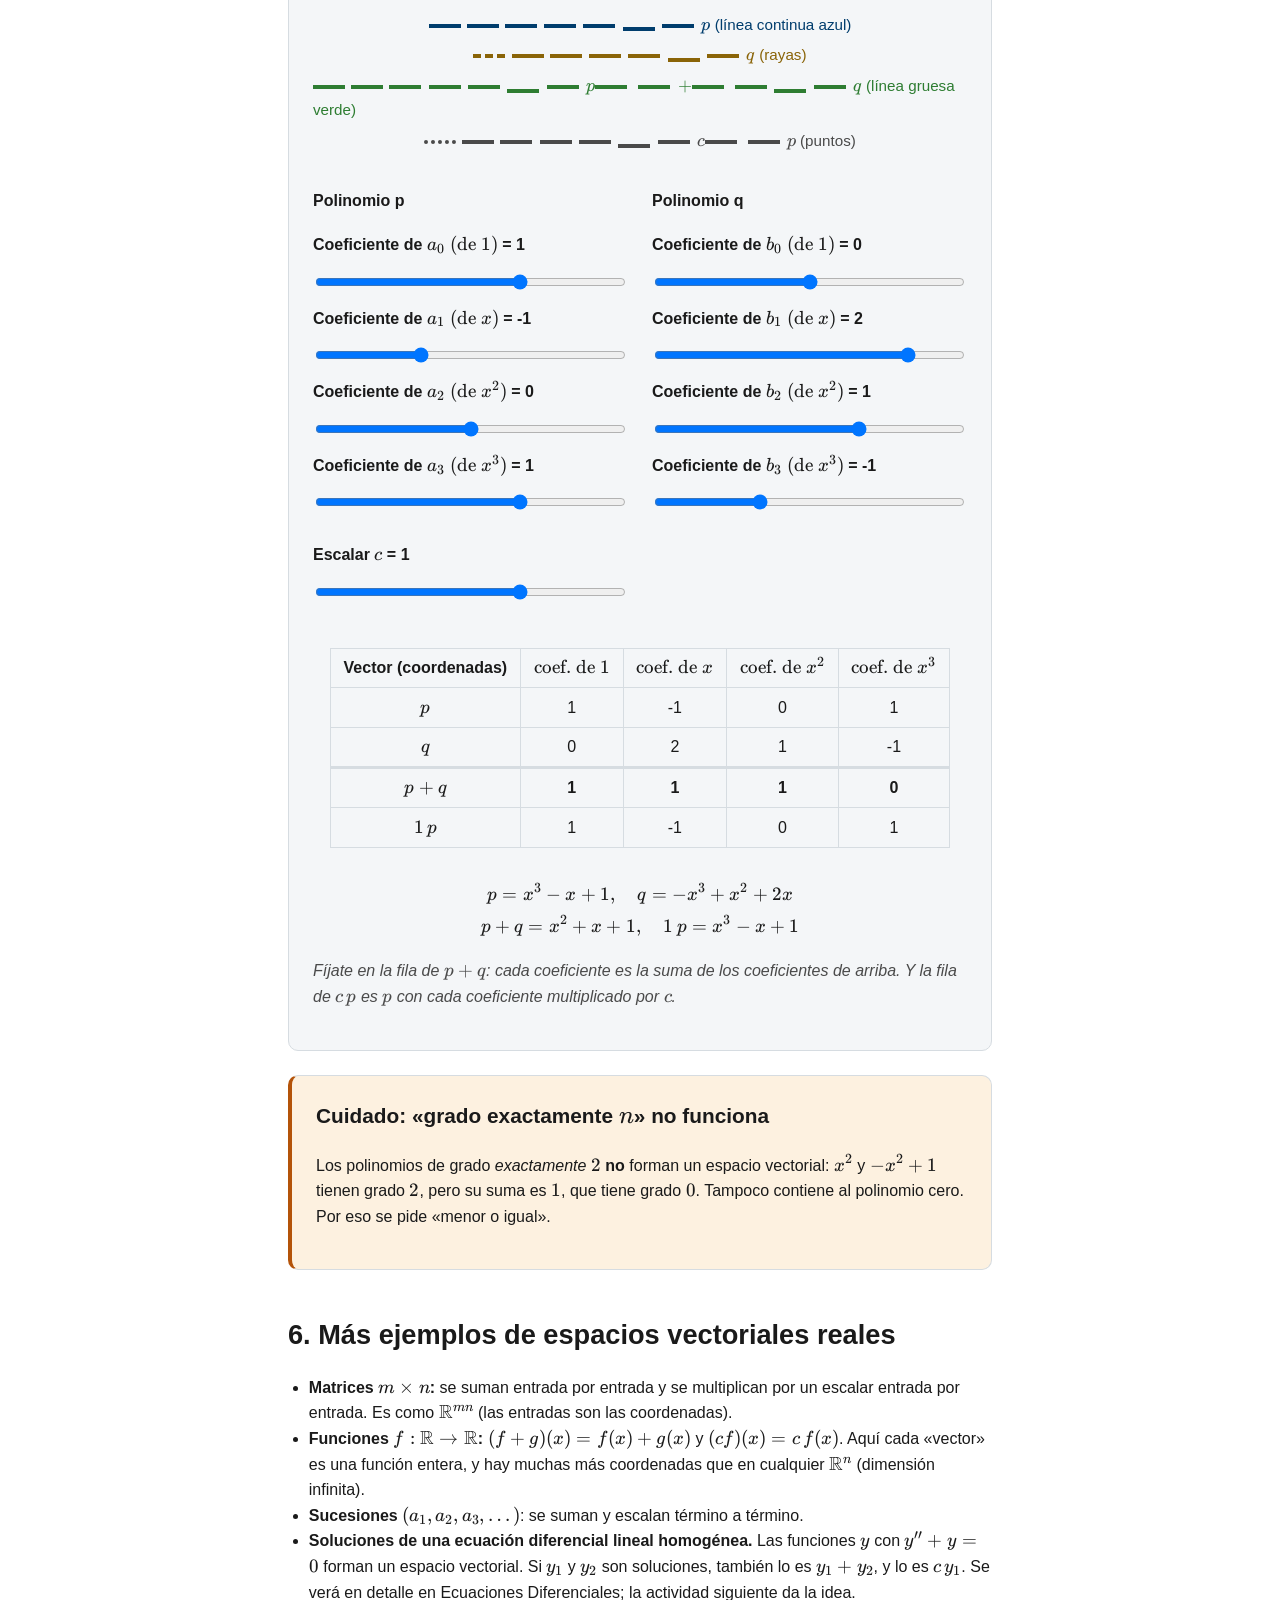
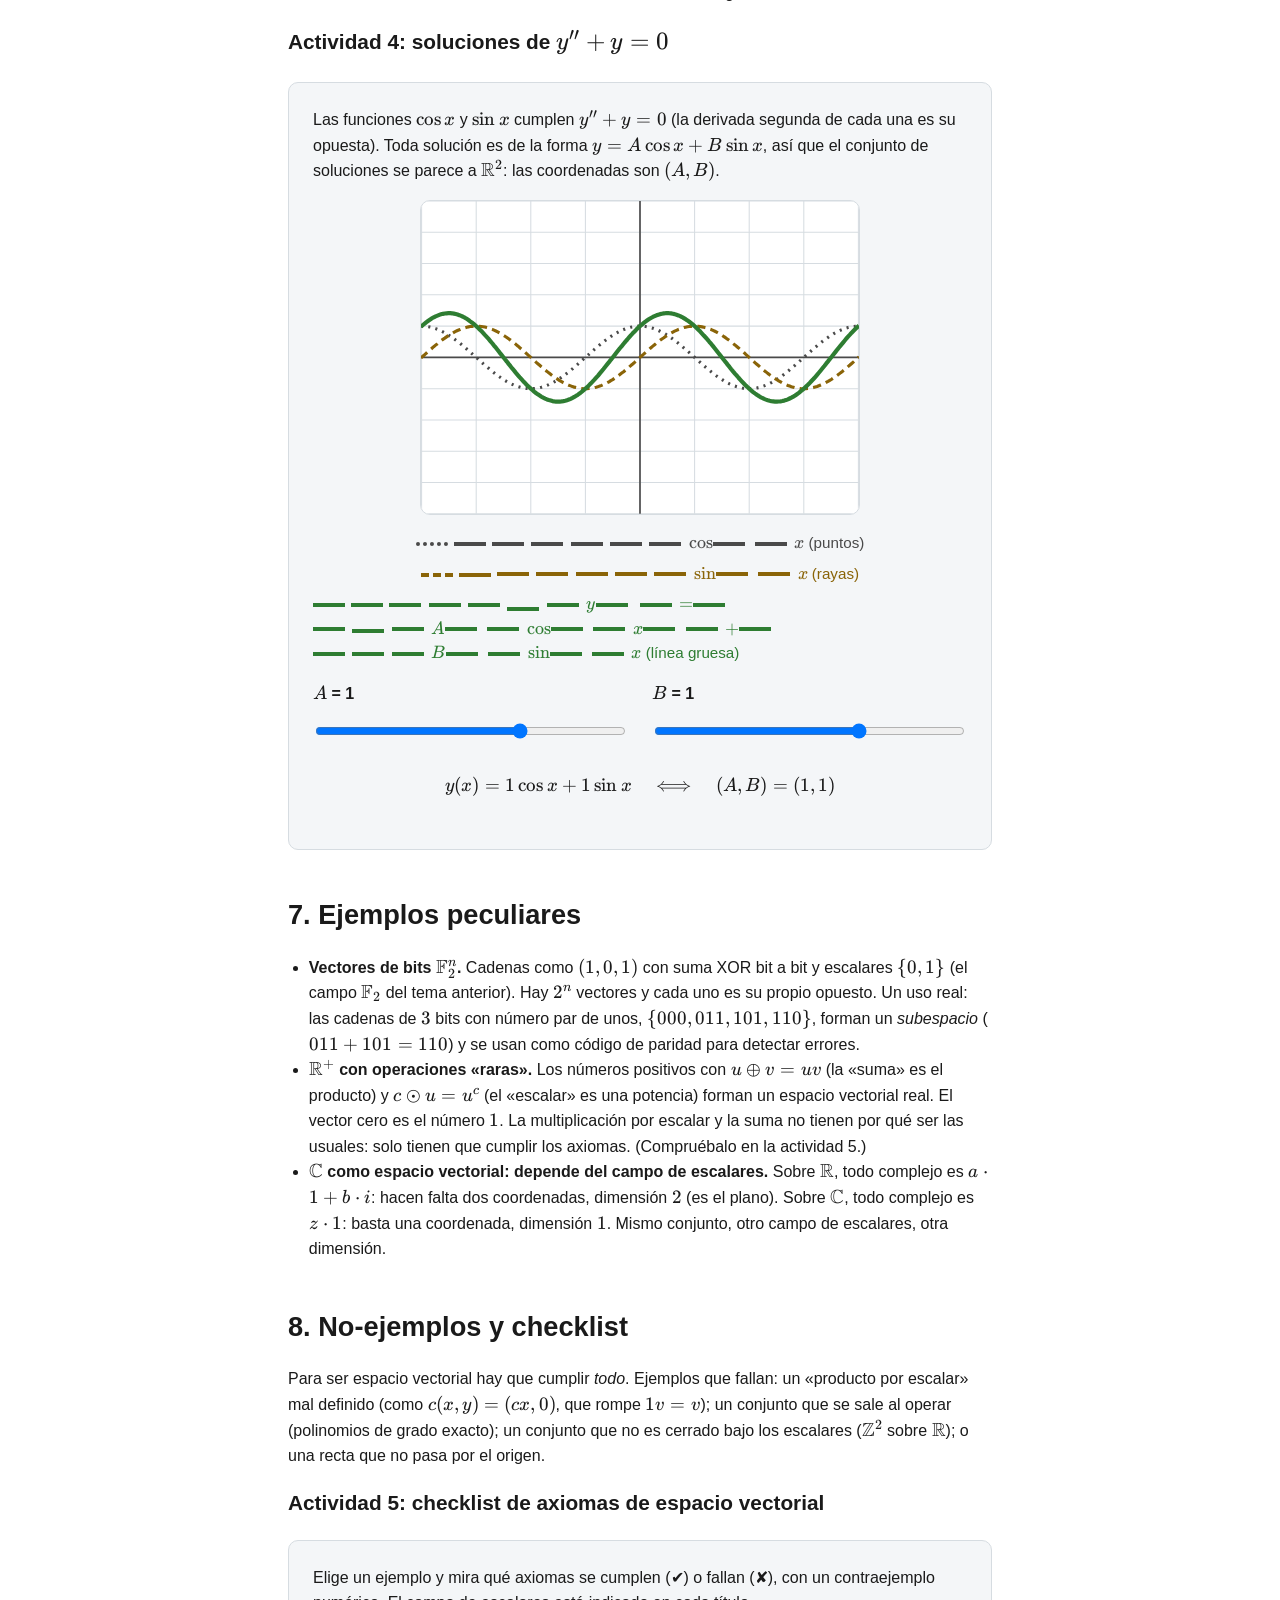
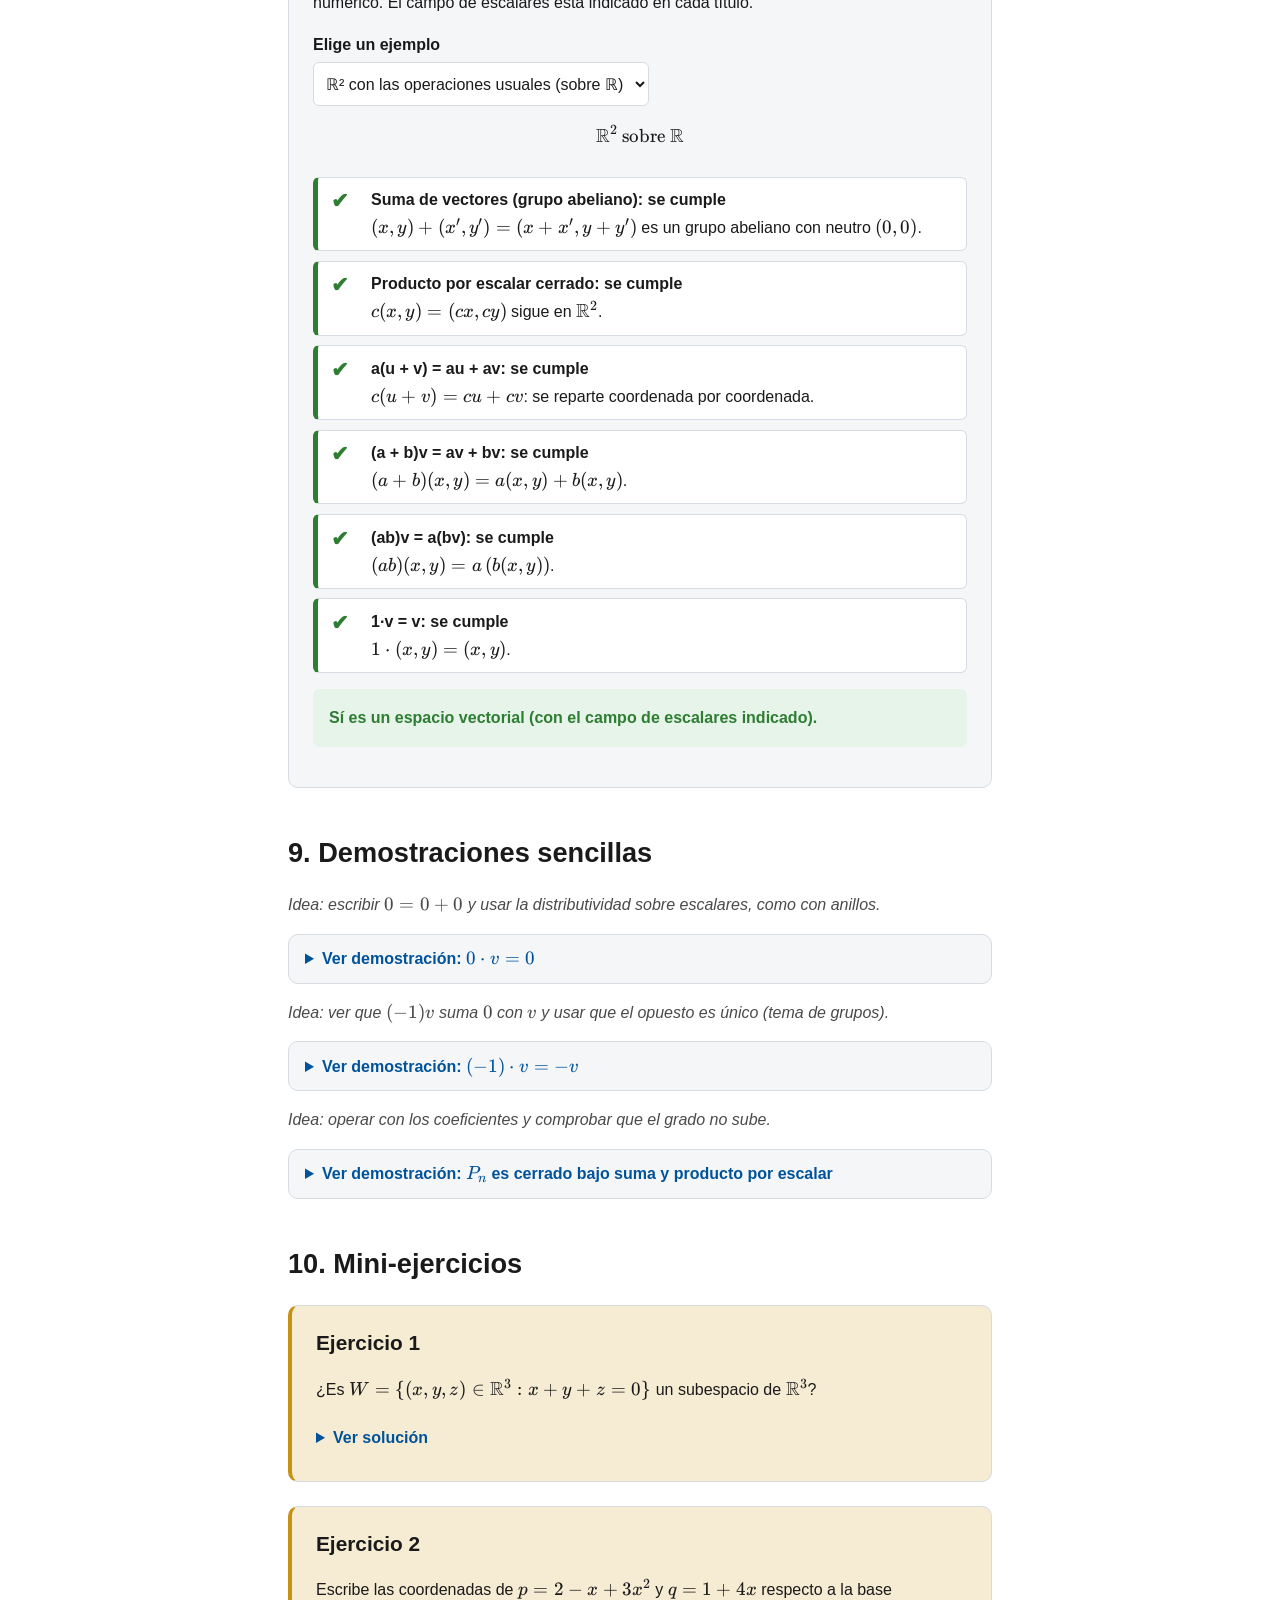
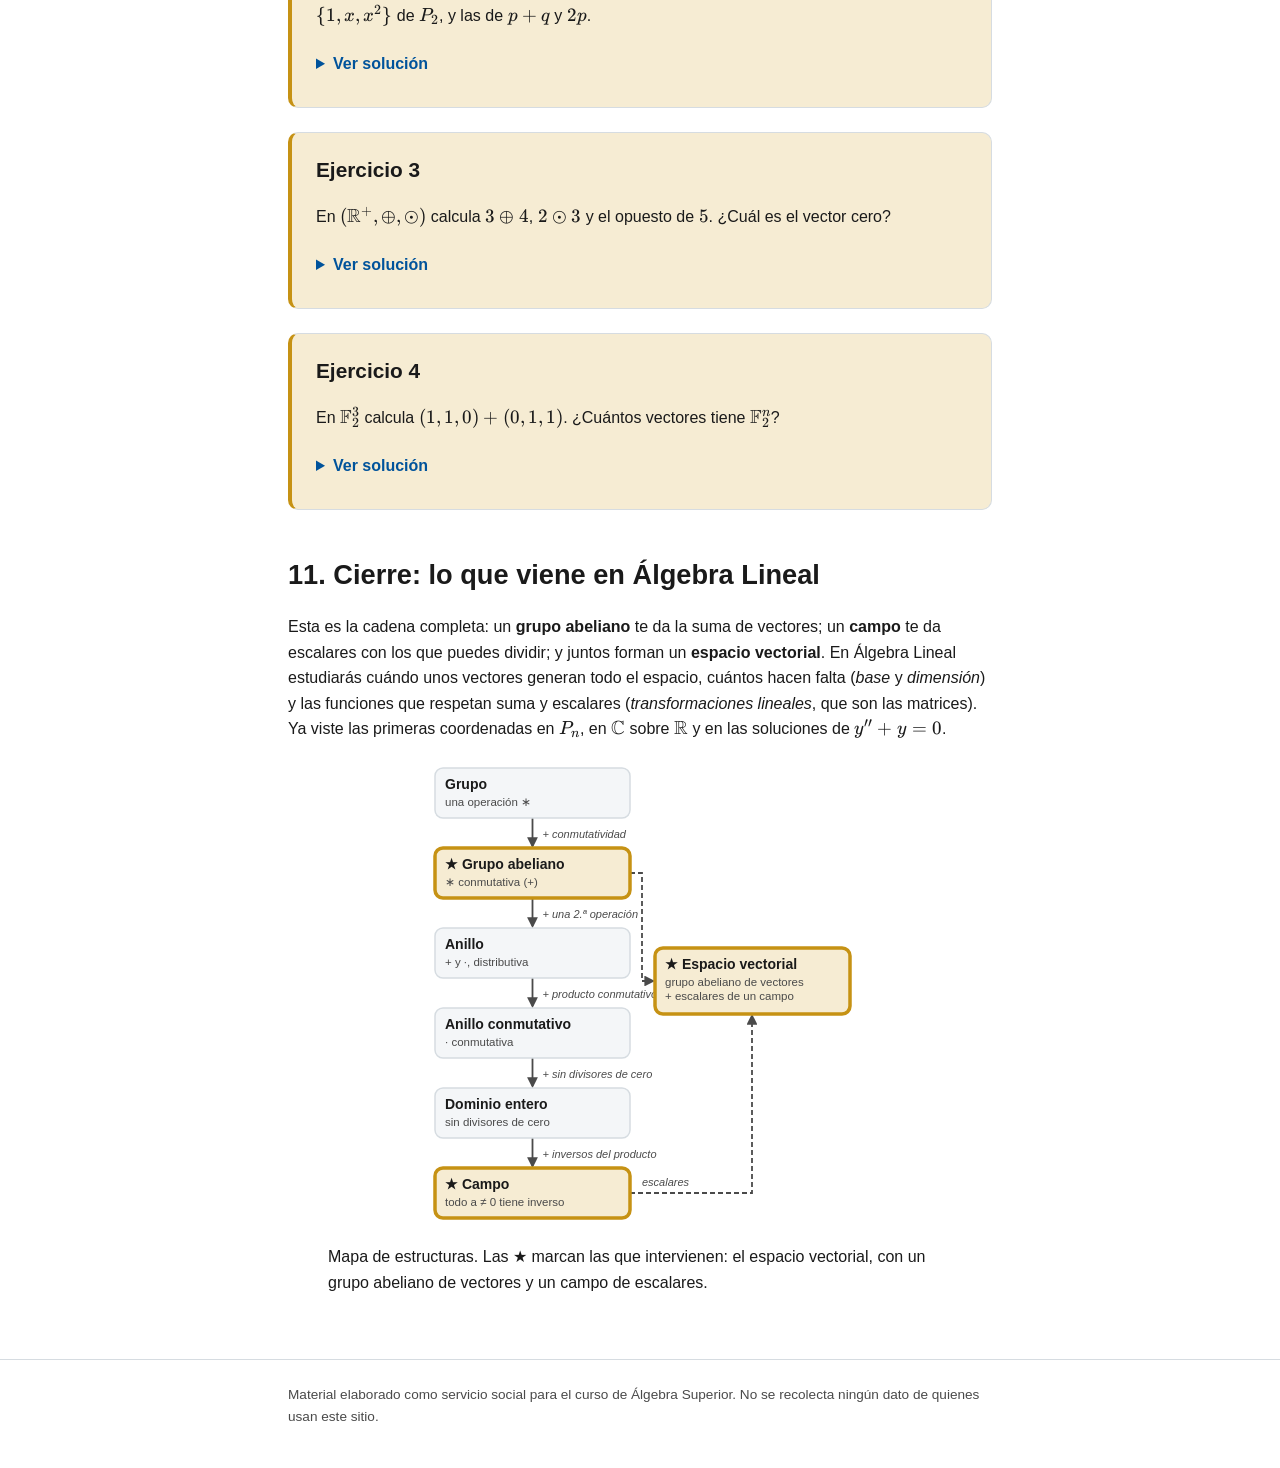
<file: temas/espacios-vectoriales/index.html>
<!DOCTYPE html>
<html lang="es">
<head>
<meta charset="UTF-8">
<meta name="viewport" content="width=device-width, initial-scale=1">
<title>Espacios vectoriales — Álgebra Superior</title>
<meta name="description" content="Espacios vectoriales para llegar a Álgebra Lineal con buenas bases: flechas en el plano, subespacios, polinomios como vectores, soluciones de y''+y=0, bits y ejemplos peculiares. Cinco actividades interactivas.">
<link rel="icon" href="../../favicon.svg" type="image/svg+xml">
<link rel="stylesheet" href="../../vendor/katex/katex.min.css">
<link rel="stylesheet" href="../../css/variables.css">
<link rel="stylesheet" href="../../css/base.css">
<link rel="stylesheet" href="../../css/componentes.css">
<link rel="stylesheet" href="../../css/estructuras.css">
<link rel="stylesheet" href="css/espacios-vectoriales.css">
</head>
<body>

<a class="saltar-enlace" href="#contenido-principal">Saltar al contenido</a>

<header class="encabezado-sitio">
  <div class="barra-encabezado">
    <a class="marca-sitio" href="../../index.html">
      <strong>Álgebra Superior</strong>
      <span>Material de apoyo · UNAM</span>
    </a>
    <button id="boton-tema" class="boton-tema" type="button" aria-pressed="false">
      <span aria-hidden="true">🌓</span>
      <span class="etiqueta-tema">Modo oscuro</span>
    </button>
  </div>
</header>

<nav class="nav-tema" aria-label="Secciones del tema">
  <ul>
    <li><a href="#motivacion">Motivación</a></li>
    <li><a href="#definicion">Definición</a></li>
    <li><a href="#r2">ℝ² y ℝ³</a></li>
    <li><a href="#subespacios">Subespacios</a></li>
    <li><a href="#polinomios">Polinomios</a></li>
    <li><a href="#otros">Más ejemplos</a></li>
    <li><a href="#peculiares">Peculiares</a></li>
    <li><a href="#noejemplos">No-ejemplos</a></li>
    <li><a href="#demostraciones">Demostraciones</a></li>
    <li><a href="#ejercicios">Ejercicios</a></li>
    <li><a href="#conexion">Conexión</a></li>
  </ul>
</nav>

<main id="contenido-principal">
  <h1>Espacios vectoriales</h1>
  <p class="introduccion-tema">
    Un espacio vectorial es cualquier lugar donde puedes <strong>sumar «vectores»</strong> y
    <strong>estirarlos con escalares</strong> sin salirte. El próximo semestre lo estudiarás a fondo
    en Álgebra Lineal; aquí buscamos que llegues con la intuición bien armada. Último tema de la
    cadena <strong>grupos → anillos → campos → espacios vectoriales</strong>.
  </p>

  <!-- ===================== 1. MOTIVACIÓN ===================== -->
  <section id="motivacion" class="seccion-tema">
    <h2>1. Motivación: ¿qué es un «vector»?</h2>
    <p>
      En la preparatoria un vector es una flecha. Pero hay muchos objetos que se comportan igual que
      las flechas: se pueden <em>sumar</em> entre sí y se pueden <em>multiplicar por un número</em>.
      Los polinomios, las matrices, las funciones, las soluciones de ciertas ecuaciones
      diferenciales, las cadenas de bits... Si demostramos algo usando solo esas dos operaciones,
      valdrá para todos a la vez.
    </p>
    <p>
      Ese es el mismo truco de los temas anteriores: en lugar de estudiar cada objeto, estudiamos la
      <strong>estructura</strong> que comparten.
    </p>
  </section>

  <!-- ===================== 2. DEFINICIÓN ===================== -->
  <section id="definicion" class="seccion-tema">
    <h2>2. Definición</h2>
    <div class="caja caja-definicion">
      <h3>Espacio vectorial sobre un campo $K$</h3>
      <p>
        Sea $K$ un campo (sus elementos son los <em>escalares</em>). Un <strong>espacio vectorial</strong>
        sobre $K$ es un conjunto $V$ (sus elementos son los <em>vectores</em>) con:
      </p>
      <ul>
        <li>una suma $+$ tal que <strong>$(V, +)$ es un grupo abeliano</strong> (neutro $\vec 0$, opuesto $-v$), y</li>
        <li>un producto por escalar $K \times V \to V$, $(a, v) \mapsto av$, que cumple, para $a, b \in K$ y $u, v \in V$:</li>
      </ul>
      <ol>
        <li>$a(u + v) = au + av$</li>
        <li>$(a + b)v = av + bv$</li>
        <li>$(ab)v = a(bv)$</li>
        <li>$1\cdot v = v$</li>
      </ol>
    </div>
    <p>
      <strong>En palabras:</strong> los vectores se suman como en un grupo abeliano; los escalares
      los estiran y el estiramiento se reparte bien sobre las sumas, se compone bien (primero $b$ y
      luego $a$ es lo mismo que $ab$) y multiplicar por $1$ no hace nada.
    </p>
    <p>
      Es justamente la conexión de toda la cadena: la <strong>suma</strong> viene del tema de grupos
      (grupo abeliano) y los <strong>escalares</strong> vienen del tema de campos (para poder
      «dividir» al despejar). Cuando $K = \mathbb{R}$ se dice «espacio vectorial real».
    </p>
  </section>

  <!-- ===================== 3. R2 ===================== -->
  <section id="r2" class="seccion-tema">
    <h2>3. El ejemplo base: ℝ² y ℝ³</h2>
    <p>
      Los vectores de $\mathbb{R}^2$ son parejas $(x, y)$, que dibujamos como flechas que salen del
      origen. Se suman coordenada por coordenada (regla del paralelogramo) y un escalar los estira:
      $a(x, y) = (ax, ay)$. Si $a$ es negativo, la flecha cambia de sentido. En $\mathbb{R}^3$ ocurre lo
      mismo con ternas $(x, y, z)$: sumar y estirar flechas en el espacio.
    </p>
    <p>
      Combinar ambas operaciones da una <strong>combinación lineal</strong> $a\,u + b\,v$. Mueve las
      puntas de $u$ y $v$ y cambia los escalares:
    </p>

    <h3 id="actividad1">Actividad 1: combinaciones lineales en $\mathbb{R}^2$</h3>
    <div class="caja">
      <div id="act1-plano"></div>
      <div class="deslizadores">
        <div>
          <label for="act1-a">Escalar $a$ = <span id="act1-a-valor">1</span></label>
          <div class="fila-rango"><input type="range" id="act1-a" min="-3" max="3" step="0.5" value="1"></div>
        </div>
        <div>
          <label for="act1-b">Escalar $b$ = <span id="act1-b-valor">1</span></label>
          <div class="fila-rango"><input type="range" id="act1-b" min="-3" max="3" step="0.5" value="1"></div>
        </div>
      </div>
      <div class="grupo-botones">
        <button type="button" class="boton boton-secundario" id="act1-suma">$u + v$</button>
        <button type="button" class="boton boton-secundario" id="act1-doble">$2u$</button>
        <button type="button" class="boton boton-secundario" id="act1-opuesto">$-v$</button>
        <button type="button" class="boton boton-secundario" id="act1-resta">$u - v$</button>
      </div>
      <div class="formula-dinamica" id="act1-lectura"></div>
      <p class="idea-previa">
        Arrastra la punta de $u$ o de $v$ (también puedes enfocarla y usar las flechas del teclado).
        Con $a = b = 1$ ves la regla del paralelogramo. ¿Qué lugares del plano puedes alcanzar
        cambiando $a$ y $b$?
      </p>
    </div>
  </section>

  <!-- ===================== 4. SUBESPACIOS ===================== -->
  <section id="subespacios" class="seccion-tema">
    <h2>4. Subespacios: espacios vectoriales dentro de otros</h2>
    <div class="caja caja-definicion">
      <h3>Subespacio</h3>
      <p>
        Un subconjunto $W \subseteq V$ es un <strong>subespacio</strong> si
        (1) contiene a $\vec 0$, (2) $u, v \in W \Rightarrow u + v \in W$ y
        (3) $a \in K,\ v \in W \Rightarrow av \in W$. Entonces $W$ es un espacio vectorial por derecho propio.
      </p>
    </div>
    <p>
      En $\mathbb{R}^2$, las rectas <em>que pasan por el origen</em> son subespacios; las que no pasan
      por el origen no lo son. Compruébalo: toma dos puntos $u, v$ de la recta $y = mx + c$ y mira si
      $u + v$ y $k\,u$ siguen en ella.
    </p>

    <h3 id="actividad2">Actividad 2: ¿recta por el origen o no?</h3>
    <div class="caja">
      <div id="act2-plano"></div>
      <div class="deslizadores">
        <div>
          <label for="act2-m">Pendiente $m$ = <span id="act2-m-valor">1</span></label>
          <div class="fila-rango"><input type="range" id="act2-m" min="-2" max="2" step="0.5" value="1"></div>
        </div>
        <div>
          <label for="act2-c">Ordenada $c$ = <span id="act2-c-valor">0</span></label>
          <div class="fila-rango"><input type="range" id="act2-c" min="-2" max="2" step="0.5" value="0"></div>
        </div>
        <div>
          <label for="act2-s">Punto $u$: abscisa = <span id="act2-s-valor">1</span></label>
          <div class="fila-rango"><input type="range" id="act2-s" min="-2" max="2" step="0.5" value="1"></div>
        </div>
        <div>
          <label for="act2-t">Punto $v$: abscisa = <span id="act2-t-valor">-1.5</span></label>
          <div class="fila-rango"><input type="range" id="act2-t" min="-2" max="2" step="0.5" value="-1.5"></div>
        </div>
        <div>
          <label for="act2-k">Escalar $k$ = <span id="act2-k-valor">2</span></label>
          <div class="fila-rango"><input type="range" id="act2-k" min="-2" max="2" step="0.5" value="2"></div>
        </div>
      </div>
      <div class="grupo-botones">
        <button type="button" class="boton boton-secundario" id="act2-por-origen">Recta por el origen ($c = 0$)</button>
        <button type="button" class="boton boton-secundario" id="act2-desplazar">Recta desplazada ($c = 1.5$)</button>
      </div>
      <div class="formula-dinamica" id="act2-lectura"></div>
      <p id="act2-mensaje" class="aviso aviso-info" role="status" aria-live="polite"></p>
      <p class="idea-previa">
        Los puntos que se salen de la recta se marcan con una <strong>cruz ✕</strong>; los que se
        quedan, con un círculo. Si algún punto queda fuera del dibujo, igual se indica en la lectura.
      </p>
    </div>
  </section>

  <!-- ===================== 5. POLINOMIOS ===================== -->
  <section id="polinomios" class="seccion-tema">
    <h2>5. Polinomios como vectores: $P_n$</h2>
    <p>
      Sea $P_n$ el conjunto de polinomios de grado <strong>menor o igual</strong> a $n$ con
      coeficientes reales. Por ejemplo, $P_3$ contiene a $1 - x + x^3$ y a $2x + x^2 - x^3$. Se suman
      y se multiplican por un número como siempre: lo único que importa son los <em>coeficientes</em>.
    </p>
    <p>
      Esto es profundo: un polinomio $a_0 + a_1x + \cdots + a_nx^n$ queda determinado por la lista
      $(a_0, a_1, \dots, a_n)$, sus <strong>coordenadas</strong> respecto a la <strong>base</strong>
      $\{1, x, x^2, \dots, x^n\}$. Sumar polinomios es sumar coordenadas, igual que en
      $\mathbb{R}^{n+1}$. Por eso $P_n$ «es como» $\mathbb{R}^{n+1}$ (se dice que tiene
      <em>dimensión</em> $n + 1$).
    </p>

    <h3 id="actividad3">Actividad 3: suma de polinomios = suma de coeficientes</h3>
    <div class="caja">
      <div id="act3-grafica"></div>
      <div class="leyenda-curvas" aria-hidden="false">
        <span class="leyenda-p">$p$ (línea continua azul)</span>
        <span class="leyenda-q">$q$ (rayas)</span>
        <span class="leyenda-suma">$p + q$ (línea gruesa verde)</span>
        <span class="leyenda-esc">$c\,p$ (puntos)</span>
      </div>
      <div class="deslizadores" id="act3-sliders"></div>
      <div class="deslizadores">
        <div>
          <label for="act3-c">Escalar $c$ = <span id="act3-c-valor">1</span></label>
          <div class="fila-rango"><input type="range" id="act3-c" min="-3" max="3" step="0.5" value="1"></div>
        </div>
      </div>
      <div class="envoltura-tabla"><table class="tabla-coeficientes" id="act3-tabla"></table></div>
      <div class="formula-dinamica" id="act3-lectura"></div>
      <p class="idea-previa">
        Fíjate en la fila de $p + q$: cada coeficiente es la suma de los coeficientes de arriba. Y la
        fila de $c\,p$ es $p$ con cada coeficiente multiplicado por $c$.
      </p>
    </div>

    <div class="caja caja-advertencia">
      <h3>Cuidado: «grado exactamente $n$» no funciona</h3>
      <p>
        Los polinomios de grado <em>exactamente</em> $2$ <strong>no</strong> forman un espacio
        vectorial: $x^2$ y $-x^2 + 1$ tienen grado $2$, pero su suma es $1$, que tiene grado $0$.
        Tampoco contiene al polinomio cero. Por eso se pide «menor o igual».
      </p>
    </div>
  </section>

  <!-- ===================== 6. OTROS EJEMPLOS ===================== -->
  <section id="otros" class="seccion-tema">
    <h2>6. Más ejemplos de espacios vectoriales reales</h2>
    <ul>
      <li>
        <strong>Matrices $m \times n$:</strong> se suman entrada por entrada y se multiplican por un
        escalar entrada por entrada. Es como $\mathbb{R}^{mn}$ (las entradas son las coordenadas).
      </li>
      <li>
        <strong>Funciones $f : \mathbb{R} \to \mathbb{R}$:</strong> $(f + g)(x) = f(x) + g(x)$ y
        $(cf)(x) = c\,f(x)$. Aquí cada «vector» es una función entera, y hay muchas más coordenadas
        que en cualquier $\mathbb{R}^n$ (dimensión infinita).
      </li>
      <li>
        <strong>Sucesiones</strong> $(a_1, a_2, a_3, \dots)$: se suman y escalan término a término.
      </li>
      <li>
        <strong>Soluciones de una ecuación diferencial lineal homogénea.</strong> Las funciones $y$
        con $y'' + y = 0$ forman un espacio vectorial. Si $y_1$ y $y_2$ son soluciones, también lo es
        $y_1 + y_2$, y lo es $c\,y_1$. Se verá en detalle en Ecuaciones Diferenciales; la actividad
        siguiente da la idea.
      </li>
    </ul>

    <h3 id="actividad4">Actividad 4: soluciones de $y'' + y = 0$</h3>
    <div class="caja">
      <p>
        Las funciones $\cos x$ y $\sin x$ cumplen $y'' + y = 0$ (la derivada segunda de cada una es
        su opuesta). Toda solución es de la forma $y = A\cos x + B\sin x$, así que el conjunto de
        soluciones se parece a $\mathbb{R}^2$: las coordenadas son $(A, B)$.
      </p>
      <div id="act4-grafica"></div>
      <div class="leyenda-curvas">
        <span class="leyenda-esc">$\cos x$ (puntos)</span>
        <span class="leyenda-q">$\sin x$ (rayas)</span>
        <span class="leyenda-suma">$y = A\cos x + B\sin x$ (línea gruesa)</span>
      </div>
      <div class="deslizadores">
        <div>
          <label for="act4-A">$A$ = <span id="act4-A-valor">1</span></label>
          <div class="fila-rango"><input type="range" id="act4-A" min="-3" max="3" step="0.5" value="1"></div>
        </div>
        <div>
          <label for="act4-B">$B$ = <span id="act4-B-valor">1</span></label>
          <div class="fila-rango"><input type="range" id="act4-B" min="-3" max="3" step="0.5" value="1"></div>
        </div>
      </div>
      <div class="formula-dinamica" id="act4-lectura"></div>
    </div>
  </section>

  <!-- ===================== 7. PECULIARES ===================== -->
  <section id="peculiares" class="seccion-tema">
    <h2>7. Ejemplos peculiares</h2>
    <ul>
      <li>
        <strong>Vectores de bits $\mathbb{F}_2^n$.</strong> Cadenas como $(1, 0, 1)$ con suma XOR bit a
        bit y escalares $\{0, 1\}$ (el campo $\mathbb{F}_2$ del tema anterior). Hay $2^n$ vectores y cada
        uno es su propio opuesto. Un uso real: las cadenas de $3$ bits con número par de unos,
        $\{000, 011, 101, 110\}$, forman un <em>subespacio</em> ($011 + 101 = 110$) y se usan como
        código de paridad para detectar errores.
      </li>
      <li>
        <strong>$\mathbb{R}^+$ con operaciones «raras».</strong> Los números positivos con
        $u \oplus v = uv$ (la «suma» es el producto) y $c \odot u = u^c$ (el «escalar» es una
        potencia) forman un espacio vectorial real. El vector cero es el número $1$. La
        multiplicación por escalar y la suma no tienen por qué ser las usuales: solo tienen que
        cumplir los axiomas. (Compruébalo en la actividad 5.)
      </li>
      <li>
        <strong>$\mathbb{C}$ como espacio vectorial: depende del campo de escalares.</strong>
        Sobre $\mathbb{R}$, todo complejo es $a\cdot 1 + b\cdot i$: hacen falta dos coordenadas,
        dimensión $2$ (es el plano). Sobre $\mathbb{C}$, todo complejo es $z \cdot 1$: basta una
        coordenada, dimensión $1$. Mismo conjunto, otro campo de escalares, otra dimensión.
      </li>
    </ul>
  </section>

  <!-- ===================== 8. NO-EJEMPLOS ===================== -->
  <section id="noejemplos" class="seccion-tema">
    <h2>8. No-ejemplos y checklist</h2>
    <p>
      Para ser espacio vectorial hay que cumplir <em>todo</em>. Ejemplos que fallan: un «producto por
      escalar» mal definido (como $c(x, y) = (cx, 0)$, que rompe $1v = v$); un conjunto que se sale
      al operar (polinomios de grado exacto); un conjunto que no es cerrado bajo los escalares
      ($\mathbb{Z}^2$ sobre $\mathbb{R}$); o una recta que no pasa por el origen.
    </p>

    <h3 id="actividad5">Actividad 5: checklist de axiomas de espacio vectorial</h3>
    <div class="caja">
      <p>
        Elige un ejemplo y mira qué axiomas se cumplen (✔) o fallan (✘), con un contraejemplo
        numérico. El campo de escalares está indicado en cada título.
      </p>
      <div id="act5-checklist"></div>
    </div>
  </section>

  <!-- ===================== 9. DEMOSTRACIONES ===================== -->
  <section id="demostraciones" class="seccion-tema">
    <h2>9. Demostraciones sencillas</h2>

    <p class="idea-previa">Idea: escribir $0 = 0 + 0$ y usar la distributividad sobre escalares, como con anillos.</p>
    <details class="demostracion">
      <summary>Ver demostración: $0\cdot v = \vec 0$</summary>
      <div class="contenido-demostracion">
        <p>
          $0\cdot v = (0 + 0)\cdot v = 0\cdot v + 0\cdot v$. Sumamos el opuesto de $0\cdot v$ a ambos
          lados y obtenemos $\vec 0 = 0\cdot v$. $\blacksquare$
        </p>
      </div>
    </details>

    <p class="idea-previa">Idea: ver que $(-1)v$ suma $\vec 0$ con $v$ y usar que el opuesto es único (tema de grupos).</p>
    <details class="demostracion">
      <summary>Ver demostración: $(-1)\cdot v = -v$</summary>
      <div class="contenido-demostracion">
        <p>
          $v + (-1)v = 1\cdot v + (-1)\cdot v = (1 + (-1))\cdot v = 0\cdot v = \vec 0$. Entonces
          $(-1)v$ es un opuesto de $v$ y, como el opuesto es único, $(-1)v = -v$. $\blacksquare$
        </p>
        <p>Así «restar un vector» es lo mismo que sumar su inverso multiplicado por $-1$: la flecha dada vuelta.</p>
      </div>
    </details>

    <p class="idea-previa">Idea: operar con los coeficientes y comprobar que el grado no sube.</p>
    <details class="demostracion">
      <summary>Ver demostración: $P_n$ es cerrado bajo suma y producto por escalar</summary>
      <div class="contenido-demostracion">
        <p>
          Sean $p = a_0 + a_1x + \cdots + a_nx^n$ y $q = b_0 + b_1x + \cdots + b_nx^n$ en $P_n$ y $c$ real.
        </p>
        <p>
          $$ p + q = (a_0 + b_0) + (a_1 + b_1)x + \cdots + (a_n + b_n)x^n, \qquad c\,p = ca_0 + ca_1x + \cdots + ca_nx^n. $$
        </p>
        <p>
          Ambos tienen la forma de un polinomio con potencias de $x$ hasta $x^n$, así que están en
          $P_n$. Además el polinomio $0$ está en $P_n$. Los demás axiomas se heredan de las
          propiedades de la suma y el producto de números reales. $\blacksquare$
        </p>
        <p>
          (¿Por qué falla «grado exactamente $n$»? Porque aquí los coeficientes $a_n + b_n$ pueden
          sumar $0$, y el grado baja.)
        </p>
      </div>
    </details>
  </section>

  <!-- ===================== 10. EJERCICIOS ===================== -->
  <section id="ejercicios" class="seccion-tema">
    <h2>10. Mini-ejercicios</h2>

    <div class="caja caja-enunciado">
      <h3>Ejercicio 1</h3>
      <p>¿Es $W = \{(x, y, z) \in \mathbb{R}^3 : x + y + z = 0\}$ un subespacio de $\mathbb{R}^3$?</p>
      <details class="solucion">
        <summary>Ver solución</summary>
        <div class="contenido-solucion">
          <p>
            Sí. (1) $(0,0,0)$ cumple $0 + 0 + 0 = 0$. (2) Si $x + y + z = 0$ y $x' + y' + z' = 0$,
            entonces $(x + x') + (y + y') + (z + z') = 0 + 0 = 0$. (3) Si $x + y + z = 0$, entonces
            $cx + cy + cz = c\cdot 0 = 0$. Es un plano que pasa por el origen.
          </p>
        </div>
      </details>
    </div>

    <div class="caja caja-enunciado">
      <h3>Ejercicio 2</h3>
      <p>
        Escribe las coordenadas de $p = 2 - x + 3x^2$ y $q = 1 + 4x$ respecto a la base
        $\{1, x, x^2\}$ de $P_2$, y las de $p + q$ y $2p$.
      </p>
      <details class="solucion">
        <summary>Ver solución</summary>
        <div class="contenido-solucion">
          <p>
            $p \leftrightarrow (2, -1, 3)$, $q \leftrightarrow (1, 4, 0)$. Entonces
            $p + q \leftrightarrow (3, 3, 3)$, o sea $3 + 3x + 3x^2$, y $2p \leftrightarrow (4, -2, 6)$,
            o sea $4 - 2x + 6x^2$.
          </p>
        </div>
      </details>
    </div>

    <div class="caja caja-enunciado">
      <h3>Ejercicio 3</h3>
      <p>
        En $(\mathbb{R}^+, \oplus, \odot)$ calcula $3 \oplus 4$, $2 \odot 3$ y el opuesto de $5$. ¿Cuál
        es el vector cero?
      </p>
      <details class="solucion">
        <summary>Ver solución</summary>
        <div class="contenido-solucion">
          <p>
            $3 \oplus 4 = 3 \cdot 4 = 12$; $2 \odot 3 = 3^2 = 9$. El vector cero es $1$, porque
            $u \oplus 1 = u \cdot 1 = u$. El opuesto de $5$ es $1/5$, porque $5 \oplus \tfrac{1}{5} = 1$.
          </p>
        </div>
      </details>
    </div>

    <div class="caja caja-enunciado">
      <h3>Ejercicio 4</h3>
      <p>
        En $\mathbb{F}_2^3$ calcula $(1, 1, 0) + (0, 1, 1)$. ¿Cuántos vectores tiene $\mathbb{F}_2^n$?
      </p>
      <details class="solucion">
        <summary>Ver solución</summary>
        <div class="contenido-solucion">
          <p>
            Sumando bit a bit con XOR: $(1 + 0,\ 1 + 1,\ 0 + 1) = (1, 0, 1)$. Cada una de las $n$
            coordenadas puede ser $0$ o $1$, así que hay $2^n$ vectores.
          </p>
        </div>
      </details>
    </div>
  </section>

  <!-- ===================== 11. CONEXIÓN ===================== -->
  <section id="conexion" class="seccion-tema">
    <h2>11. Cierre: lo que viene en Álgebra Lineal</h2>
    <p>
      Esta es la cadena completa: un <strong>grupo abeliano</strong> te da la suma de vectores; un
      <strong>campo</strong> te da escalares con los que puedes dividir; y juntos forman un
      <strong>espacio vectorial</strong>. En Álgebra Lineal estudiarás cuándo unos vectores generan todo
      el espacio, cuántos hacen falta (<em>base</em> y <em>dimensión</em>) y las funciones que respetan
      suma y escalares (<em>transformaciones lineales</em>, que son las matrices). Ya viste las
      primeras coordenadas en $P_n$, en $\mathbb{C}$ sobre $\mathbb{R}$ y en las soluciones de $y'' + y = 0$.
    </p>
    <figure>
      <div id="diagrama-ev"></div>
      <figcaption>
        Mapa de estructuras. Las ★ marcan las que intervienen: el espacio vectorial, con un grupo
        abeliano de vectores y un campo de escalares.
      </figcaption>
    </figure>
  </section>
</main>

<footer class="pie-sitio">
  <div>
    <p>
      Material elaborado como servicio social para el curso de Álgebra Superior.
      No se recolecta ningún dato de quienes usan este sitio.
    </p>
  </div>
</footer>

<script src="../../vendor/katex/katex.min.js"></script>
<script src="../../vendor/katex/contrib/auto-render.min.js"></script>
<script src="../../js/comun.js"></script>
<script src="../../js/estructuras-comun.js"></script>
<script src="js/espacios-vectoriales-comun.js"></script>
<script src="js/espacios-vectoriales-actividad1.js"></script>
<script src="js/espacios-vectoriales-actividad2.js"></script>
<script src="js/espacios-vectoriales-actividad3.js"></script>
<script src="js/espacios-vectoriales-actividad4.js"></script>
<script src="js/espacios-vectoriales-actividad5.js"></script>
<script src="js/espacios-vectoriales-main.js"></script>
</body>
</html>
</file>
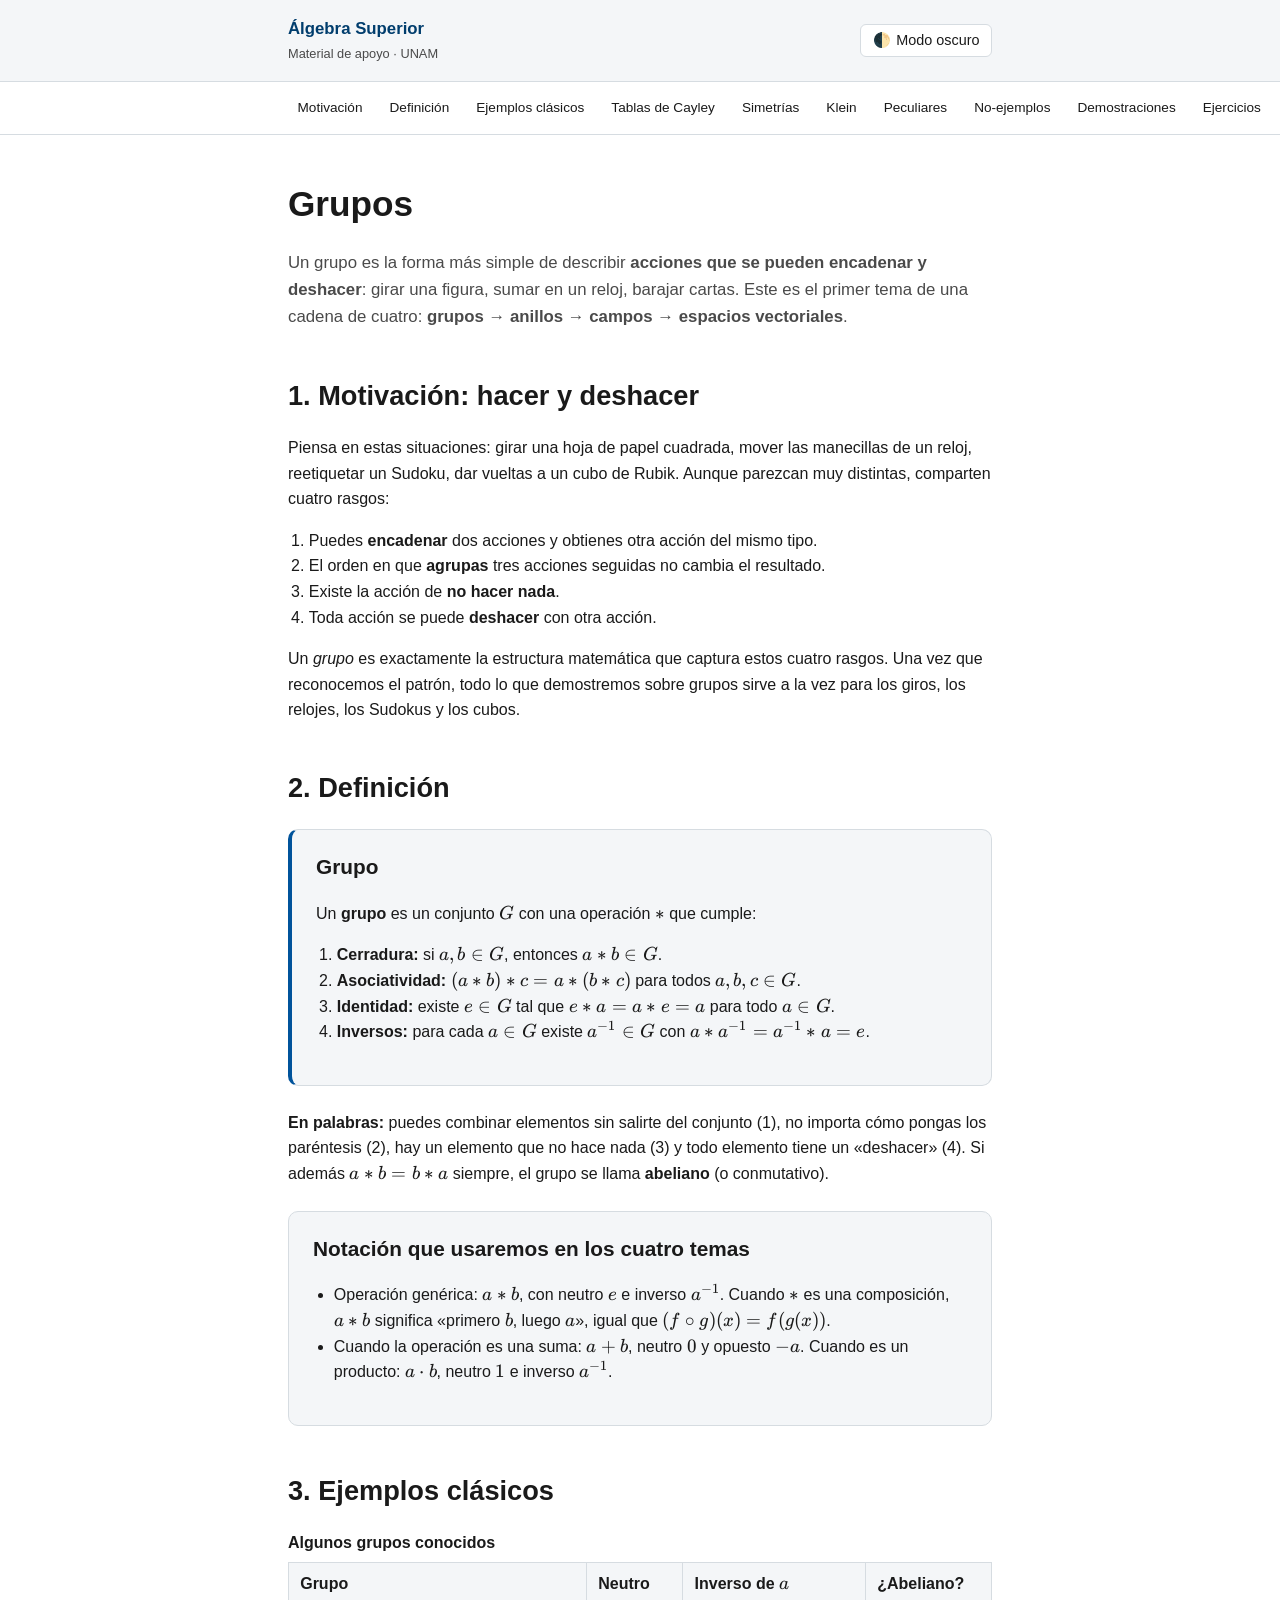
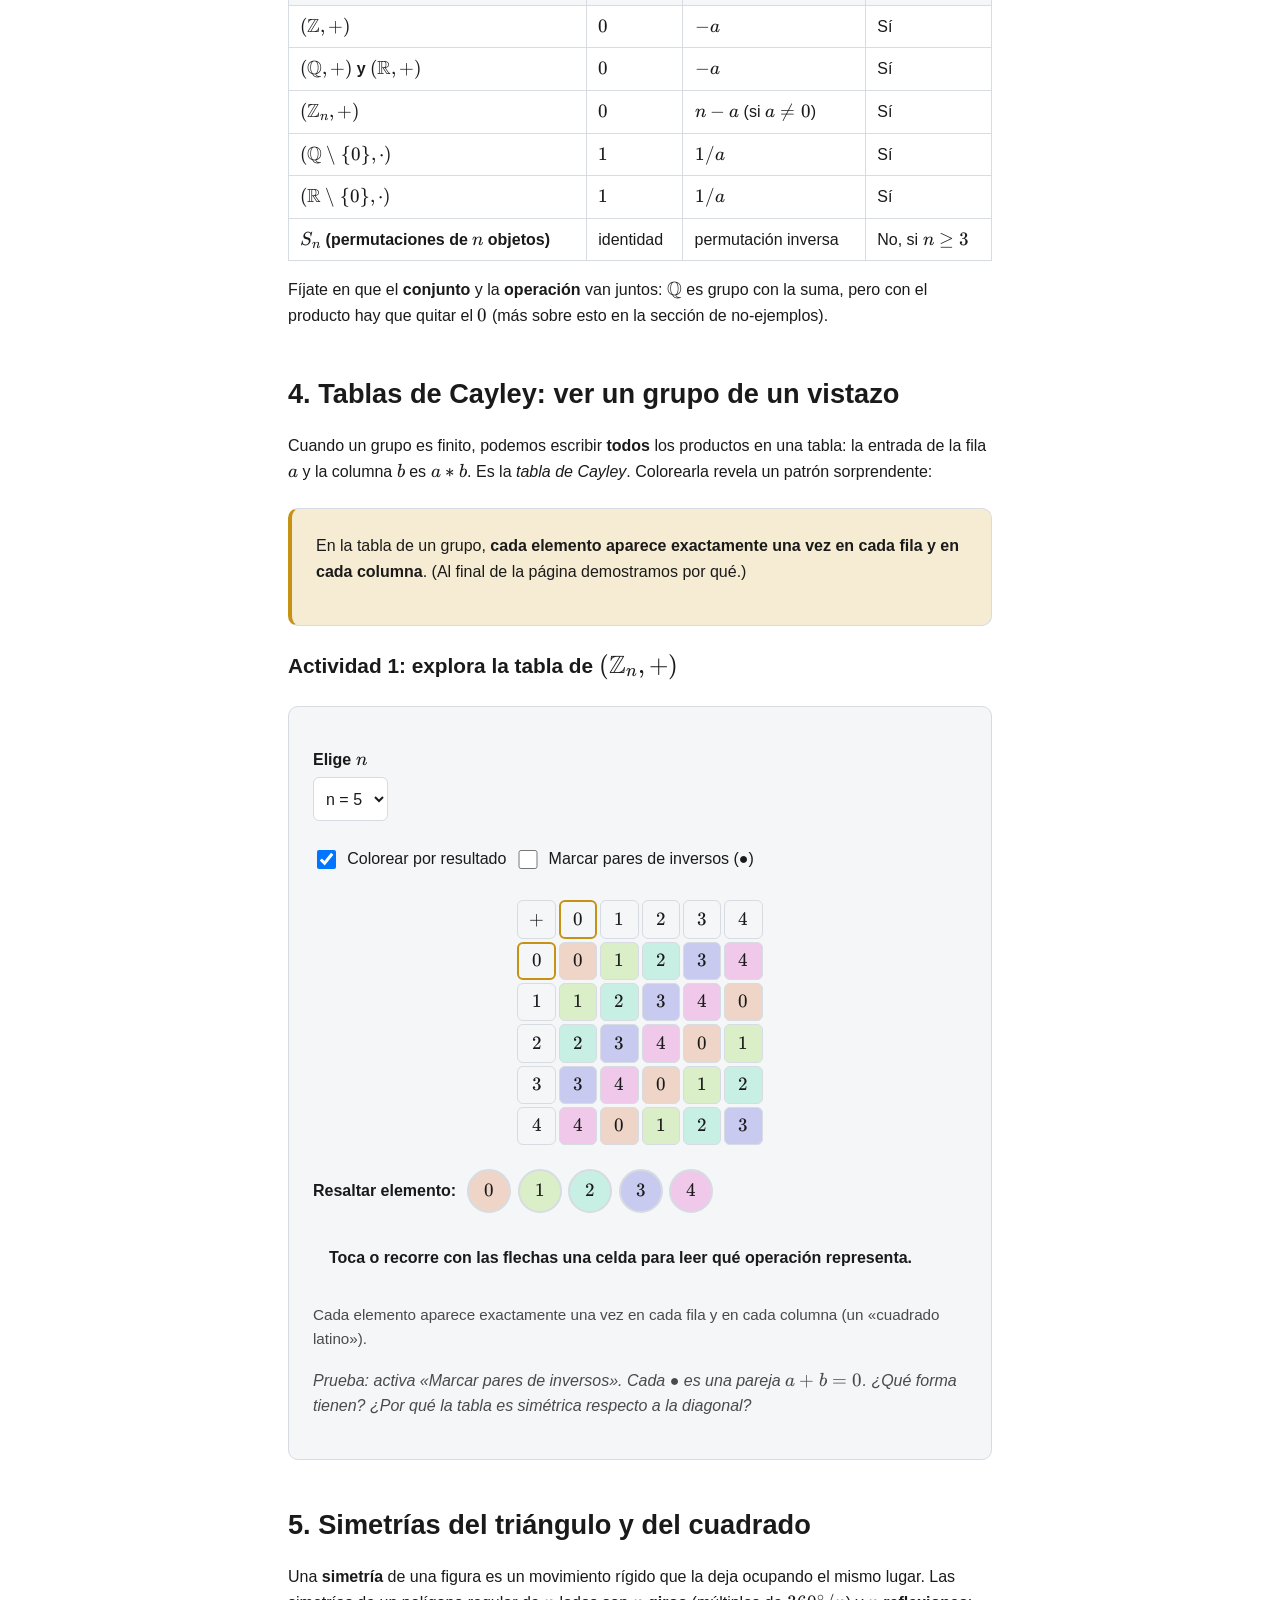
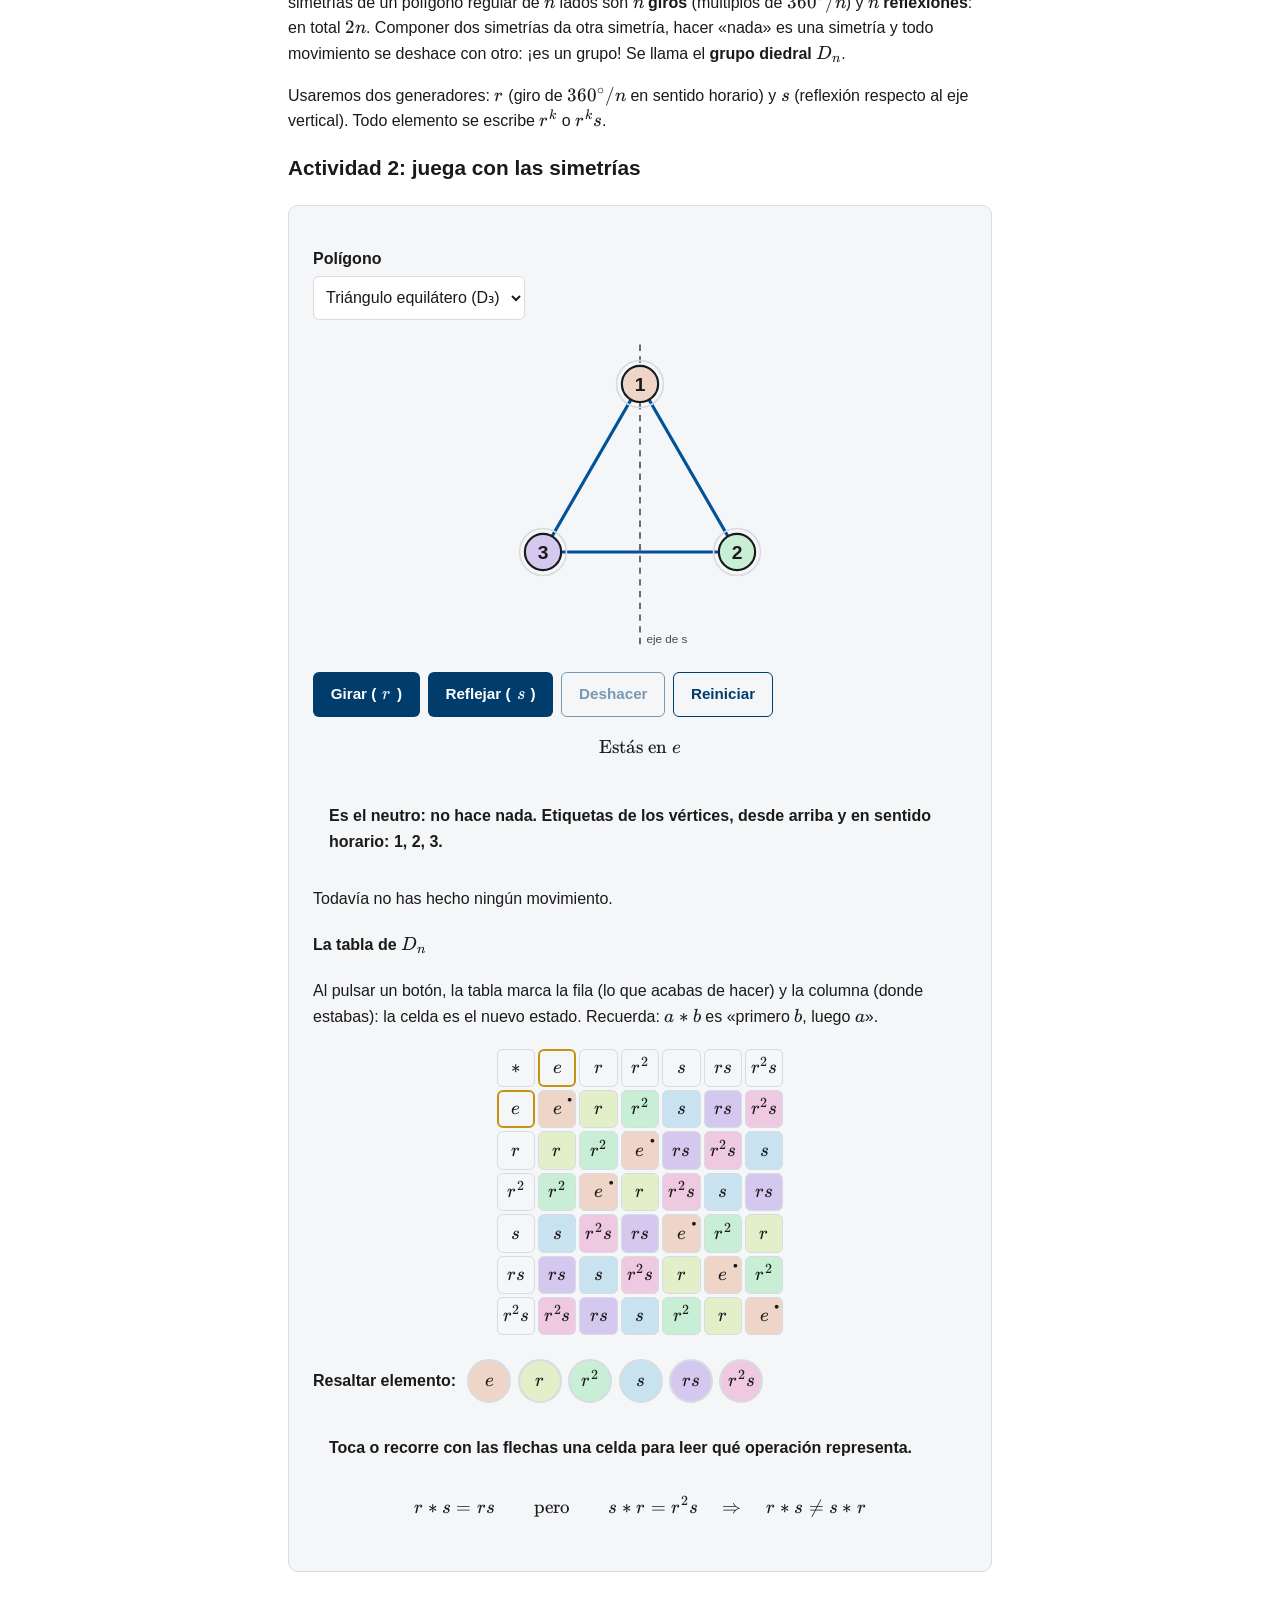
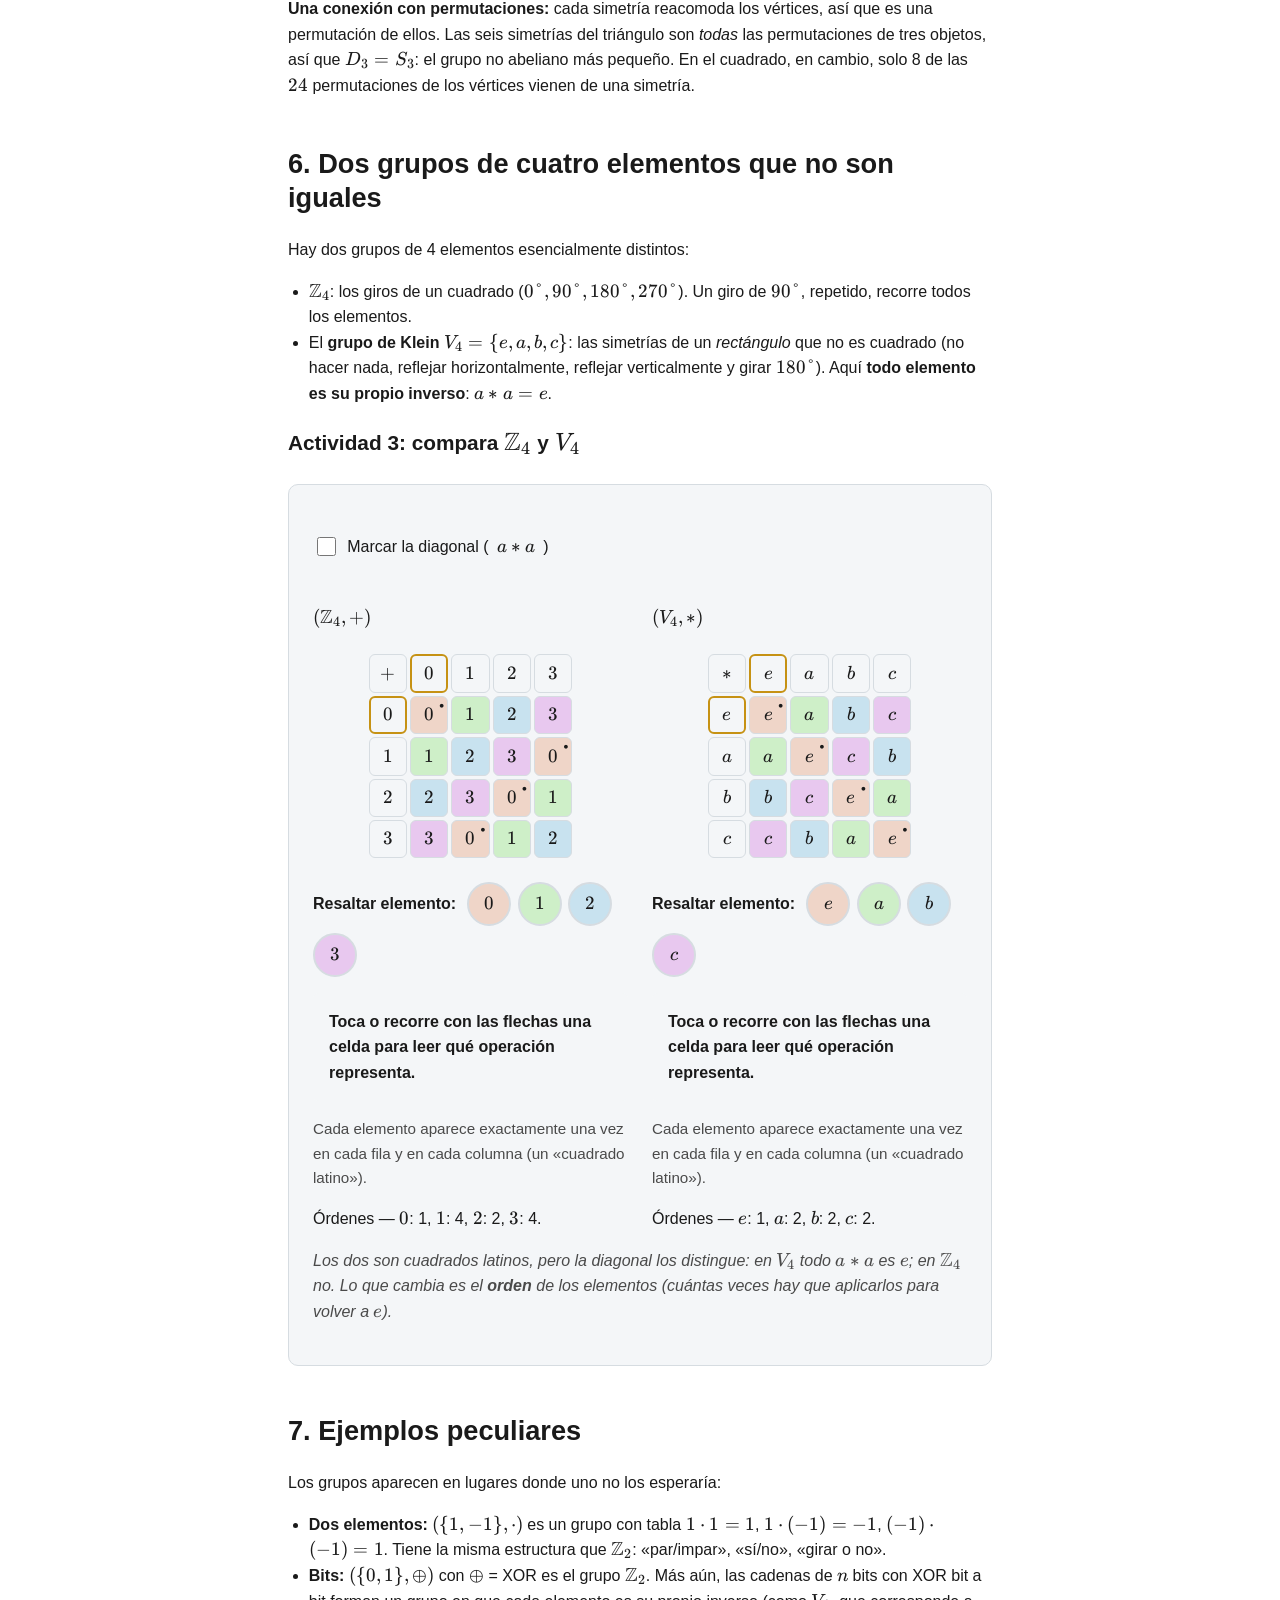
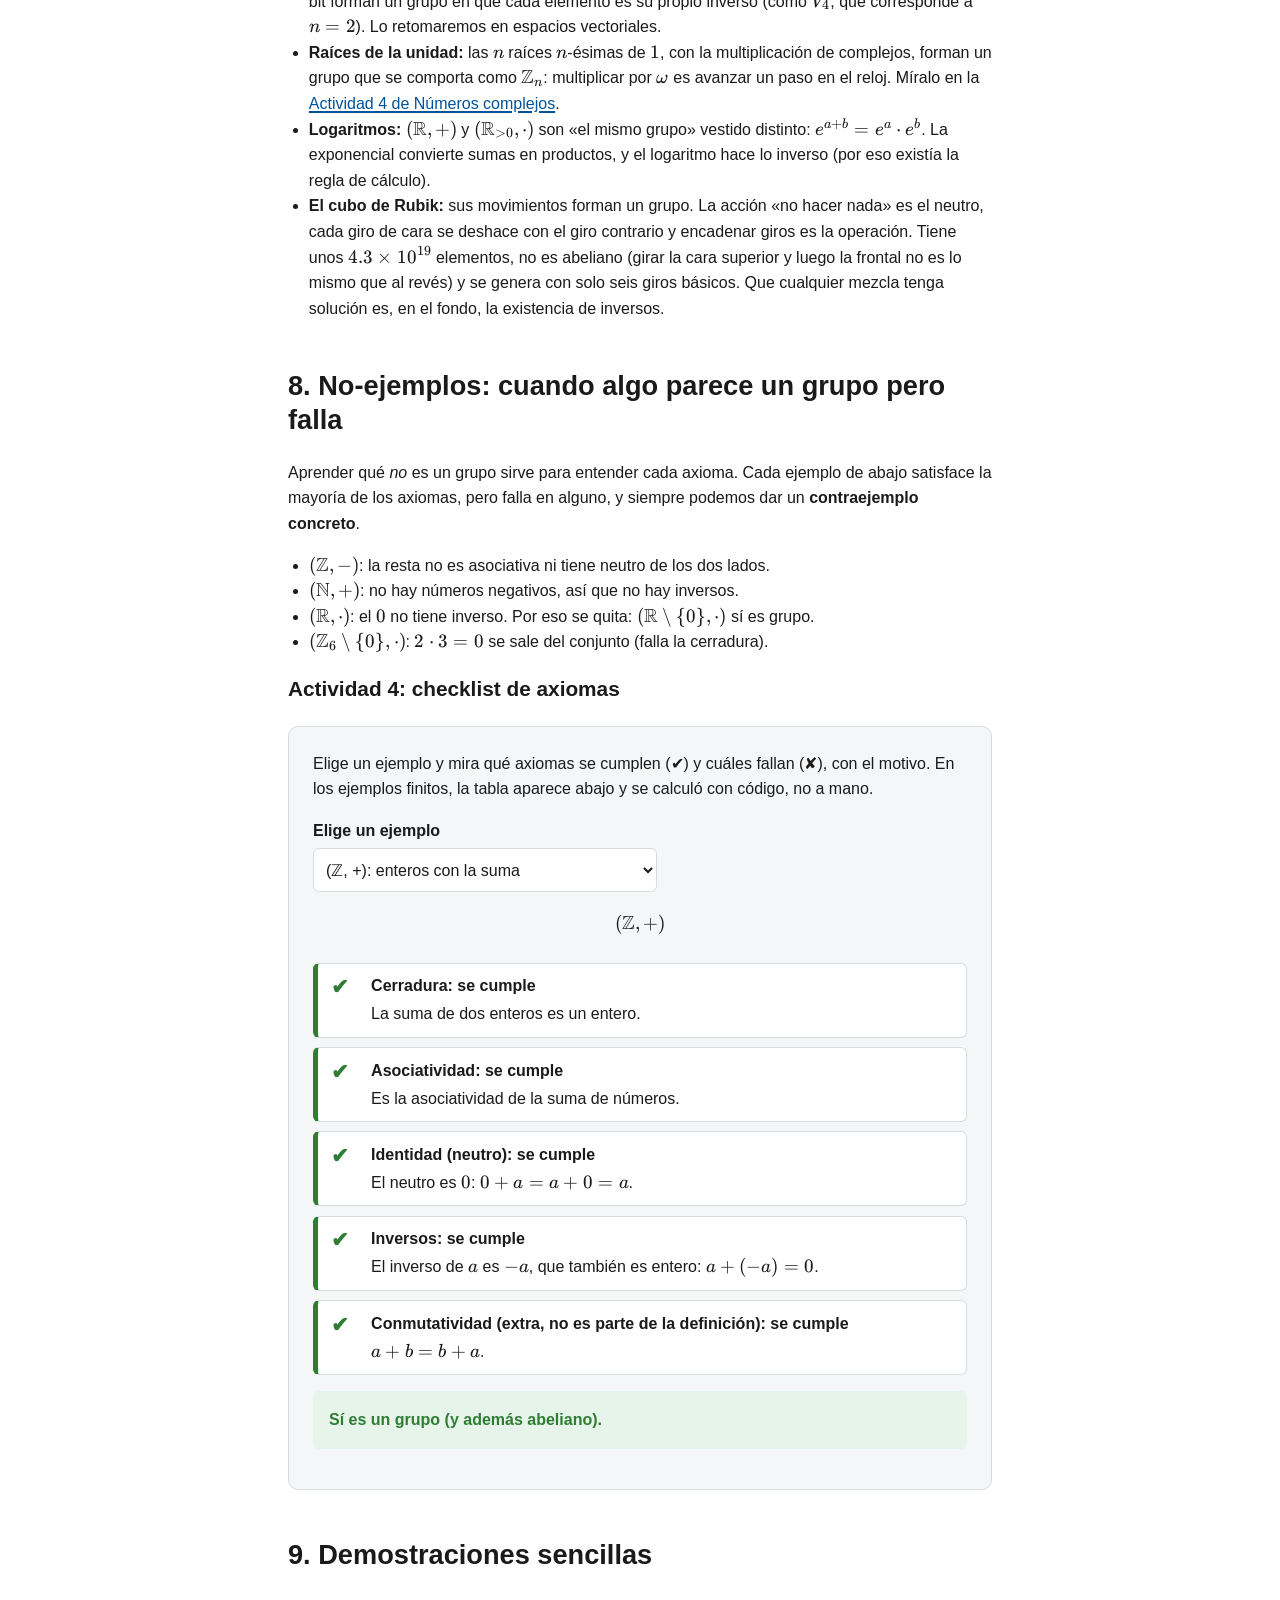
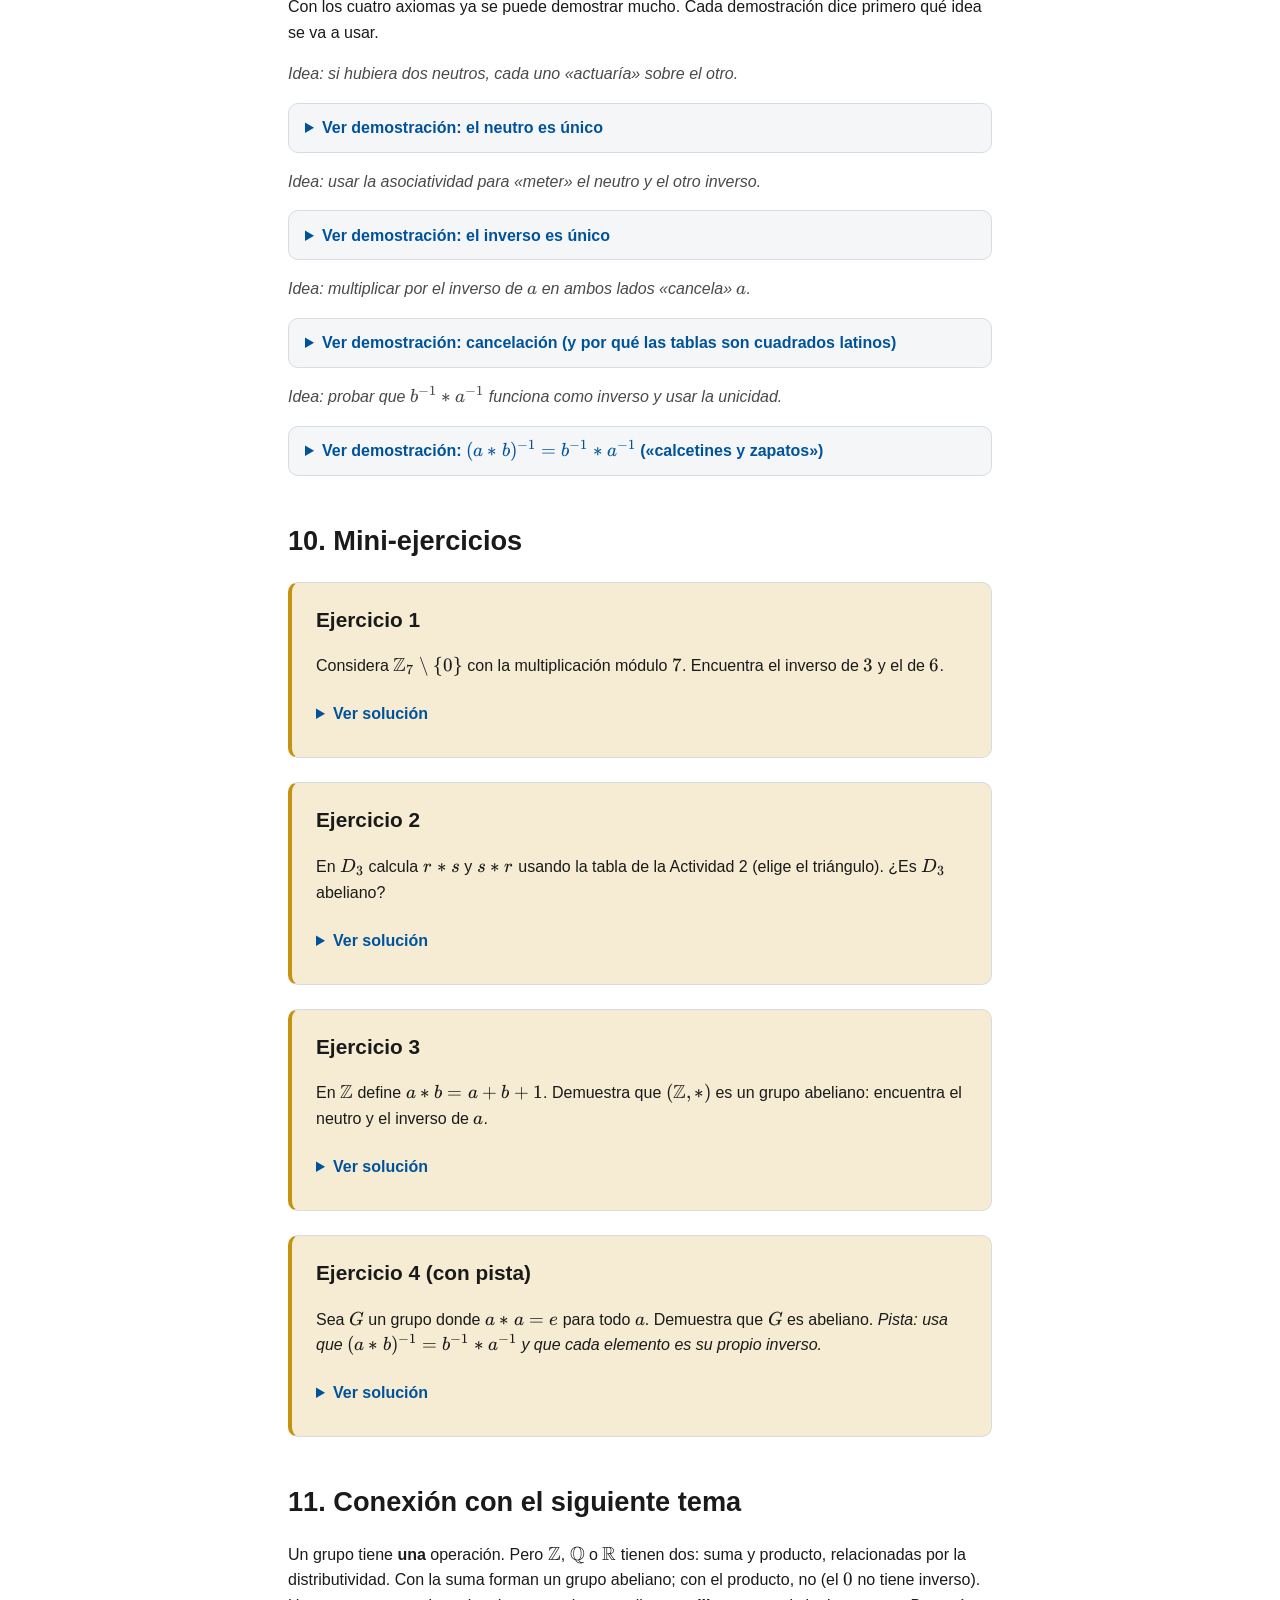
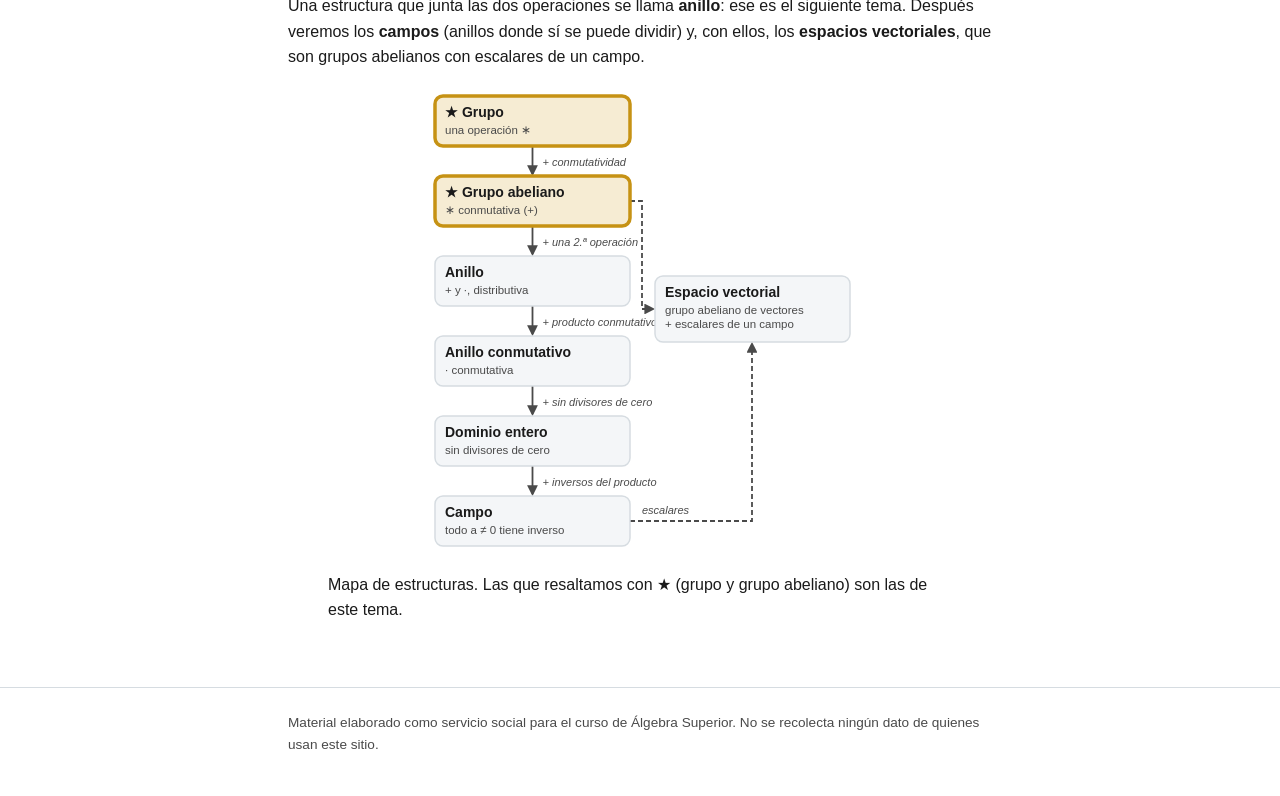
<file: temas/grupos/index.html>
<!DOCTYPE html>
<html lang="es">
<head>
<meta charset="UTF-8">
<meta name="viewport" content="width=device-width, initial-scale=1">
<title>Grupos — Álgebra Superior</title>
<meta name="description" content="Grupos desde cero: tablas de Cayley, simetrías del triángulo y del cuadrado, el grupo de Klein, ejemplos peculiares, no-ejemplos y demostraciones sencillas. Cuatro actividades interactivas.">
<link rel="icon" href="../../favicon.svg" type="image/svg+xml">
<link rel="stylesheet" href="../../vendor/katex/katex.min.css">
<link rel="stylesheet" href="../../css/variables.css">
<link rel="stylesheet" href="../../css/base.css">
<link rel="stylesheet" href="../../css/componentes.css">
<link rel="stylesheet" href="../../css/estructuras.css">
<link rel="stylesheet" href="css/grupos.css">
</head>
<body>

<a class="saltar-enlace" href="#contenido-principal">Saltar al contenido</a>

<header class="encabezado-sitio">
  <div class="barra-encabezado">
    <a class="marca-sitio" href="../../index.html">
      <strong>Álgebra Superior</strong>
      <span>Material de apoyo · UNAM</span>
    </a>
    <button id="boton-tema" class="boton-tema" type="button" aria-pressed="false">
      <span aria-hidden="true">🌓</span>
      <span class="etiqueta-tema">Modo oscuro</span>
    </button>
  </div>
</header>

<nav class="nav-tema" aria-label="Secciones del tema">
  <ul>
    <li><a href="#motivacion">Motivación</a></li>
    <li><a href="#definicion">Definición</a></li>
    <li><a href="#clasicos">Ejemplos clásicos</a></li>
    <li><a href="#cayley">Tablas de Cayley</a></li>
    <li><a href="#simetrias">Simetrías</a></li>
    <li><a href="#klein">Klein</a></li>
    <li><a href="#peculiares">Peculiares</a></li>
    <li><a href="#noejemplos">No-ejemplos</a></li>
    <li><a href="#demostraciones">Demostraciones</a></li>
    <li><a href="#ejercicios">Ejercicios</a></li>
    <li><a href="#conexion">Conexión</a></li>
  </ul>
</nav>

<main id="contenido-principal">
  <h1>Grupos</h1>
  <p class="introduccion-tema">
    Un grupo es la forma más simple de describir <strong>acciones que se pueden encadenar
    y deshacer</strong>: girar una figura, sumar en un reloj, barajar cartas. Este es el primer
    tema de una cadena de cuatro: <strong>grupos → anillos → campos → espacios vectoriales</strong>.
  </p>

  <!-- ===================== 1. MOTIVACIÓN ===================== -->
  <section id="motivacion" class="seccion-tema">
    <h2>1. Motivación: hacer y deshacer</h2>
    <p>
      Piensa en estas situaciones: girar una hoja de papel cuadrada, mover las manecillas de un
      reloj, reetiquetar un Sudoku, dar vueltas a un cubo de Rubik. Aunque parezcan muy distintas,
      comparten cuatro rasgos:
    </p>
    <ol>
      <li>Puedes <strong>encadenar</strong> dos acciones y obtienes otra acción del mismo tipo.</li>
      <li>El orden en que <strong>agrupas</strong> tres acciones seguidas no cambia el resultado.</li>
      <li>Existe la acción de <strong>no hacer nada</strong>.</li>
      <li>Toda acción se puede <strong>deshacer</strong> con otra acción.</li>
    </ol>
    <p>
      Un <em>grupo</em> es exactamente la estructura matemática que captura estos cuatro rasgos.
      Una vez que reconocemos el patrón, todo lo que demostremos sobre grupos sirve a la vez para
      los giros, los relojes, los Sudokus y los cubos.
    </p>
  </section>

  <!-- ===================== 2. DEFINICIÓN ===================== -->
  <section id="definicion" class="seccion-tema">
    <h2>2. Definición</h2>
    <div class="caja caja-definicion">
      <h3>Grupo</h3>
      <p>
        Un <strong>grupo</strong> es un conjunto $G$ con una operación $\ast$ que cumple:
      </p>
      <ol>
        <li><strong>Cerradura:</strong> si $a, b \in G$, entonces $a \ast b \in G$.</li>
        <li><strong>Asociatividad:</strong> $(a \ast b) \ast c = a \ast (b \ast c)$ para todos $a, b, c \in G$.</li>
        <li><strong>Identidad:</strong> existe $e \in G$ tal que $e \ast a = a \ast e = a$ para todo $a \in G$.</li>
        <li><strong>Inversos:</strong> para cada $a \in G$ existe $a^{-1} \in G$ con $a \ast a^{-1} = a^{-1} \ast a = e$.</li>
      </ol>
    </div>
    <p>
      <strong>En palabras:</strong> puedes combinar elementos sin salirte del conjunto (1),
      no importa cómo pongas los paréntesis (2), hay un elemento que no hace nada (3) y todo
      elemento tiene un «deshacer» (4). Si además $a \ast b = b \ast a$ siempre, el grupo se
      llama <strong>abeliano</strong> (o conmutativo).
    </p>
    <div class="caja">
      <h3>Notación que usaremos en los cuatro temas</h3>
      <ul>
        <li>
          Operación genérica: $a \ast b$, con neutro $e$ e inverso $a^{-1}$. Cuando $\ast$ es una
          composición, $a \ast b$ significa «primero $b$, luego $a$», igual que
          $(f \circ g)(x) = f(g(x))$.
        </li>
        <li>
          Cuando la operación es una suma: $a + b$, neutro $0$ y opuesto $-a$. Cuando es un
          producto: $a \cdot b$, neutro $1$ e inverso $a^{-1}$.
        </li>
      </ul>
    </div>
  </section>

  <!-- ===================== 3. CLÁSICOS ===================== -->
  <section id="clasicos" class="seccion-tema">
    <h2>3. Ejemplos clásicos</h2>
    <div class="envoltura-tabla">
      <table class="tabla-resumen">
        <caption>Algunos grupos conocidos</caption>
        <thead>
          <tr>
            <th scope="col">Grupo</th>
            <th scope="col">Neutro</th>
            <th scope="col">Inverso de $a$</th>
            <th scope="col">¿Abeliano?</th>
          </tr>
        </thead>
        <tbody>
          <tr><th scope="row">$(\mathbb{Z}, +)$</th><td>$0$</td><td>$-a$</td><td>Sí</td></tr>
          <tr><th scope="row">$(\mathbb{Q}, +)$ y $(\mathbb{R}, +)$</th><td>$0$</td><td>$-a$</td><td>Sí</td></tr>
          <tr><th scope="row">$(\mathbb{Z}_n, +)$</th><td>$0$</td><td>$n - a$ (si $a \neq 0$)</td><td>Sí</td></tr>
          <tr><th scope="row">$(\mathbb{Q}\setminus\{0\}, \cdot)$</th><td>$1$</td><td>$1/a$</td><td>Sí</td></tr>
          <tr><th scope="row">$(\mathbb{R}\setminus\{0\}, \cdot)$</th><td>$1$</td><td>$1/a$</td><td>Sí</td></tr>
          <tr><th scope="row">$S_n$ (permutaciones de $n$ objetos)</th><td>identidad</td><td>permutación inversa</td><td>No, si $n \ge 3$</td></tr>
        </tbody>
      </table>
    </div>
    <p>
      Fíjate en que el <strong>conjunto</strong> y la <strong>operación</strong> van juntos:
      $\mathbb{Q}$ es grupo con la suma, pero con el producto hay que quitar el $0$ (más sobre esto
      en la sección de no-ejemplos).
    </p>
  </section>

  <!-- ===================== 4. TABLAS DE CAYLEY ===================== -->
  <section id="cayley" class="seccion-tema">
    <h2>4. Tablas de Cayley: ver un grupo de un vistazo</h2>
    <p>
      Cuando un grupo es finito, podemos escribir <strong>todos</strong> los productos en una
      tabla: la entrada de la fila $a$ y la columna $b$ es $a \ast b$. Es la <em>tabla de Cayley</em>.
      Colorearla revela un patrón sorprendente:
    </p>
    <div class="caja caja-enunciado">
      <p>
        En la tabla de un grupo, <strong>cada elemento aparece exactamente una vez en cada fila y
        en cada columna</strong>. (Al final de la página demostramos por qué.)
      </p>
    </div>

    <h3 id="actividad1">Actividad 1: explora la tabla de $(\mathbb{Z}_n, +)$</h3>
    <div class="caja">
      <div class="control-nm">
        <div class="campo">
          <label for="act1-n">Elige $n$</label>
          <select id="act1-n"></select>
        </div>
      </div>
      <div class="grupo-botones">
        <label class="opcion-casilla"><input type="checkbox" id="act1-color" checked> Colorear por resultado</label>
        <label class="opcion-casilla"><input type="checkbox" id="act1-inversos"> Marcar pares de inversos (●)</label>
      </div>
      <div id="act1-tabla"></div>
      <p class="idea-previa">
        Prueba: activa «Marcar pares de inversos». Cada ● es una pareja $a + b = 0$. ¿Qué forma
        tienen? ¿Por qué la tabla es simétrica respecto a la diagonal?
      </p>
    </div>
  </section>

  <!-- ===================== 5. SIMETRÍAS ===================== -->
  <section id="simetrias" class="seccion-tema">
    <h2>5. Simetrías del triángulo y del cuadrado</h2>
    <p>
      Una <strong>simetría</strong> de una figura es un movimiento rígido que la deja ocupando el
      mismo lugar. Las simetrías de un polígono regular de $n$ lados son $n$ <strong>giros</strong>
      (múltiplos de $360^\circ/n$) y $n$ <strong>reflexiones</strong>: en total $2n$. Componer dos
      simetrías da otra simetría, hacer «nada» es una simetría y todo movimiento se deshace con otro:
      ¡es un grupo! Se llama el <strong>grupo diedral</strong> $D_n$.
    </p>
    <p>
      Usaremos dos generadores: $r$ (giro de $360^\circ/n$ en sentido horario) y $s$ (reflexión
      respecto al eje vertical). Todo elemento se escribe $r^k$ o $r^k s$.
    </p>

    <h3 id="actividad2">Actividad 2: juega con las simetrías</h3>
    <div class="caja">
      <div class="control-nm">
        <div class="campo">
          <label for="act2-n">Polígono</label>
          <select id="act2-n">
            <option value="3">Triángulo equilátero (D₃)</option>
            <option value="4">Cuadrado (D₄)</option>
          </select>
        </div>
      </div>
      <figure class="figura-poligono">
        <div id="act2-figura"></div>
        <figcaption id="act2-descripcion" class="sr-solo"></figcaption>
      </figure>
      <div class="grupo-botones">
        <button type="button" class="boton boton-primario" id="act2-r">Girar ($r$)</button>
        <button type="button" class="boton boton-primario" id="act2-s">Reflejar ($s$)</button>
        <button type="button" class="boton boton-secundario" id="act2-deshacer">Deshacer</button>
        <button type="button" class="boton boton-secundario" id="act2-reiniciar">Reiniciar</button>
      </div>
      <div class="formula-dinamica" id="act2-estado"></div>
      <p id="act2-orden" class="aviso aviso-info" role="status" aria-live="polite"></p>
      <p id="act2-pasos"></p>
      <h4>La tabla de $D_n$</h4>
      <p>
        Al pulsar un botón, la tabla marca la fila (lo que acabas de hacer) y la columna (donde
        estabas): la celda es el nuevo estado. Recuerda: $a \ast b$ es «primero $b$, luego $a$».
      </p>
      <div id="act2-tabla"></div>
      <div class="formula-dinamica" id="act2-conmuta"></div>
    </div>
    <p>
      <strong>Una conexión con permutaciones:</strong> cada simetría reacomoda los vértices, así
      que es una permutación de ellos. Las seis simetrías del triángulo son <em>todas</em> las
      permutaciones de tres objetos, así que $D_3 = S_3$: el grupo no abeliano más pequeño. En el
      cuadrado, en cambio, solo 8 de las $24$ permutaciones de los vértices vienen de una simetría.
    </p>
  </section>

  <!-- ===================== 6. KLEIN ===================== -->
  <section id="klein" class="seccion-tema">
    <h2>6. Dos grupos de cuatro elementos que no son iguales</h2>
    <p>
      Hay dos grupos de 4 elementos esencialmente distintos:
    </p>
    <ul>
      <li>
        $\mathbb{Z}_4$: los giros de un cuadrado ($0°, 90°, 180°, 270°$). Un giro de $90°$,
        repetido, recorre todos los elementos.
      </li>
      <li>
        El <strong>grupo de Klein</strong> $V_4 = \{e, a, b, c\}$: las simetrías de un
        <em>rectángulo</em> que no es cuadrado (no hacer nada, reflejar horizontalmente, reflejar
        verticalmente y girar $180°$). Aquí <strong>todo elemento es su propio inverso</strong>:
        $a \ast a = e$.
      </li>
    </ul>

    <h3 id="actividad3">Actividad 3: compara $\mathbb{Z}_4$ y $V_4$</h3>
    <div class="caja">
      <div class="grupo-botones">
        <label class="opcion-casilla"><input type="checkbox" id="act3-diagonal"> Marcar la diagonal ($a \ast a$)</label>
      </div>
      <div class="rejilla-dos">
        <div>
          <h4>$(\mathbb{Z}_4, +)$</h4>
          <div id="act3-tabla-z4"></div>
          <p id="act3-ordenes-z4"></p>
        </div>
        <div>
          <h4>$(V_4, \ast)$</h4>
          <div id="act3-tabla-v4"></div>
          <p id="act3-ordenes-v4"></p>
        </div>
      </div>
      <p class="idea-previa">
        Los dos son cuadrados latinos, pero la diagonal los distingue: en $V_4$ todo $a \ast a$ es
        $e$; en $\mathbb{Z}_4$ no. Lo que cambia es el <strong>orden</strong> de los elementos
        (cuántas veces hay que aplicarlos para volver a $e$).
      </p>
    </div>
  </section>

  <!-- ===================== 7. PECULIARES ===================== -->
  <section id="peculiares" class="seccion-tema">
    <h2>7. Ejemplos peculiares</h2>
    <p>Los grupos aparecen en lugares donde uno no los esperaría:</p>
    <ul>
      <li>
        <strong>Dos elementos:</strong> $(\{1, -1\}, \cdot)$ es un grupo con tabla
        $1\cdot1 = 1$, $1\cdot(-1) = -1$, $(-1)\cdot(-1) = 1$. Tiene la misma estructura que
        $\mathbb{Z}_2$: «par/impar», «sí/no», «girar o no».
      </li>
      <li>
        <strong>Bits:</strong> $(\{0, 1\}, \oplus)$ con $\oplus$ = XOR es el grupo $\mathbb{Z}_2$.
        Más aún, las cadenas de $n$ bits con XOR bit a bit forman un grupo en que cada elemento es
        su propio inverso (como $V_4$, que corresponde a $n = 2$). Lo retomaremos en espacios
        vectoriales.
      </li>
      <li>
        <strong>Raíces de la unidad:</strong> las $n$ raíces $n$-ésimas de $1$, con la
        multiplicación de complejos, forman un grupo que se comporta como $\mathbb{Z}_n$: multiplicar
        por $\omega$ es avanzar un paso en el reloj. Míralo en la
        <a href="../numeros-complejos/index.html#actividad4">Actividad 4 de Números complejos</a>.
      </li>
      <li>
        <strong>Logaritmos:</strong> $(\mathbb{R}, +)$ y $(\mathbb{R}_{>0}, \cdot)$ son «el mismo
        grupo» vestido distinto: $e^{a+b} = e^a \cdot e^b$. La exponencial convierte sumas en
        productos, y el logaritmo hace lo inverso (por eso existía la regla de cálculo).
      </li>
      <li>
        <strong>El cubo de Rubik:</strong> sus movimientos forman un grupo. La acción «no hacer
        nada» es el neutro, cada giro de cara se deshace con el giro contrario y encadenar giros
        es la operación. Tiene unos $4.3 \times 10^{19}$ elementos, no es abeliano (girar la cara
        superior y luego la frontal no es lo mismo que al revés) y se genera con solo seis giros
        básicos. Que cualquier mezcla tenga solución es, en el fondo, la existencia de inversos.
      </li>
    </ul>
  </section>

  <!-- ===================== 8. NO-EJEMPLOS ===================== -->
  <section id="noejemplos" class="seccion-tema">
    <h2>8. No-ejemplos: cuando algo parece un grupo pero falla</h2>
    <p>
      Aprender qué <em>no</em> es un grupo sirve para entender cada axioma. Cada ejemplo de abajo
      satisface la mayoría de los axiomas, pero falla en alguno, y siempre podemos dar un
      <strong>contraejemplo concreto</strong>.
    </p>
    <ul>
      <li>$(\mathbb{Z}, -)$: la resta no es asociativa ni tiene neutro de los dos lados.</li>
      <li>$(\mathbb{N}, +)$: no hay números negativos, así que no hay inversos.</li>
      <li>$(\mathbb{R}, \cdot)$: el $0$ no tiene inverso. Por eso se quita: $(\mathbb{R}\setminus\{0\}, \cdot)$ sí es grupo.</li>
      <li>$(\mathbb{Z}_6\setminus\{0\}, \cdot)$: $2 \cdot 3 = 0$ se sale del conjunto (falla la cerradura).</li>
    </ul>

    <h3 id="actividad4">Actividad 4: checklist de axiomas</h3>
    <div class="caja">
      <p>
        Elige un ejemplo y mira qué axiomas se cumplen (✔) y cuáles fallan (✘), con el motivo.
        En los ejemplos finitos, la tabla aparece abajo y se calculó con código, no a mano.
      </p>
      <div id="act4-checklist"></div>
    </div>
  </section>

  <!-- ===================== 9. DEMOSTRACIONES ===================== -->
  <section id="demostraciones" class="seccion-tema">
    <h2>9. Demostraciones sencillas</h2>
    <p>
      Con los cuatro axiomas ya se puede demostrar mucho. Cada demostración dice primero qué idea
      se va a usar.
    </p>

    <p class="idea-previa">Idea: si hubiera dos neutros, cada uno «actuaría» sobre el otro.</p>
    <details class="demostracion">
      <summary>Ver demostración: el neutro es único</summary>
      <div class="contenido-demostracion">
        <p>
          Sean $e$ y $e'$ dos neutros de $G$. Como $e$ es neutro, $e \ast e' = e'$. Como $e'$ es
          neutro, $e \ast e' = e$. Entonces $e' = e \ast e' = e$. $\blacksquare$
        </p>
      </div>
    </details>

    <p class="idea-previa">Idea: usar la asociatividad para «meter» el neutro y el otro inverso.</p>
    <details class="demostracion">
      <summary>Ver demostración: el inverso es único</summary>
      <div class="contenido-demostracion">
        <p>
          Sean $b$ y $c$ dos inversos de $a$: $a \ast b = b \ast a = e$ y $a \ast c = c \ast a = e$.
          Entonces
        </p>
        <p>
          $$ b = b \ast e = b \ast (a \ast c) = (b \ast a) \ast c = e \ast c = c. $$
        </p>
        <p>Los pasos usan, en orden: neutro, $c$ inverso de $a$, asociatividad, $b$ inverso de $a$, neutro. $\blacksquare$</p>
      </div>
    </details>

    <p class="idea-previa">Idea: multiplicar por el inverso de $a$ en ambos lados «cancela» $a$.</p>
    <details class="demostracion">
      <summary>Ver demostración: cancelación (y por qué las tablas son cuadrados latinos)</summary>
      <div class="contenido-demostracion">
        <p>
          <strong>Afirmación:</strong> si $a \ast b = a \ast c$, entonces $b = c$. Multiplicamos por
          $a^{-1}$ a la izquierda:
        </p>
        <p>
          $$ b = e \ast b = (a^{-1} \ast a) \ast b = a^{-1} \ast (a \ast b) = a^{-1} \ast (a \ast c) = (a^{-1} \ast a) \ast c = e \ast c = c. $$
        </p>
        <p>
          <strong>Consecuencia para la tabla:</strong> en la fila de $a$ aparecen los resultados
          $a \ast b$ para cada $b$. Si dos de ellos fueran iguales, la cancelación diría que los
          $b$ son iguales. Así, en una fila <em>no hay repeticiones</em>; como la fila tiene tantas
          entradas como elementos hay, cada elemento aparece <em>exactamente una vez</em>. Lo mismo
          pasa en las columnas (cancelando por la derecha). $\blacksquare$
        </p>
      </div>
    </details>

    <p class="idea-previa">Idea: probar que $b^{-1} \ast a^{-1}$ funciona como inverso y usar la unicidad.</p>
    <details class="demostracion">
      <summary>Ver demostración: $(a \ast b)^{-1} = b^{-1} \ast a^{-1}$ («calcetines y zapatos»)</summary>
      <div class="contenido-demostracion">
        <p>
          Para deshacer «ponerse calcetines y luego zapatos» hay que quitarse primero los zapatos y
          después los calcetines. En símbolos:
        </p>
        <p>
          $$ (a \ast b) \ast (b^{-1} \ast a^{-1}) = a \ast (b \ast b^{-1}) \ast a^{-1} = a \ast e \ast a^{-1} = a \ast a^{-1} = e, $$
        </p>
        <p>
          y de forma análoga $(b^{-1} \ast a^{-1}) \ast (a \ast b) = e$. Entonces
          $b^{-1} \ast a^{-1}$ es un inverso de $a \ast b$, y como el inverso es único, es
          <em>el</em> inverso. $\blacksquare$
        </p>
      </div>
    </details>
  </section>

  <!-- ===================== 10. EJERCICIOS ===================== -->
  <section id="ejercicios" class="seccion-tema">
    <h2>10. Mini-ejercicios</h2>

    <div class="caja caja-enunciado">
      <h3>Ejercicio 1</h3>
      <p>
        Considera $\mathbb{Z}_7\setminus\{0\}$ con la multiplicación módulo $7$. Encuentra el
        inverso de $3$ y el de $6$.
      </p>
      <details class="solucion">
        <summary>Ver solución</summary>
        <div class="contenido-solucion">
          <p>
            Buscamos $b$ con $3b \equiv 1 \pmod 7$. Probando: $3 \cdot 5 = 15 = 2\cdot 7 + 1$, así que
            $3^{-1} = 5$. Para el $6$: $6 \cdot 6 = 36 = 5\cdot 7 + 1$, así que $6^{-1} = 6$ (es su
            propio inverso, porque $6 \equiv -1$). Los demás pares son $\{2, 4\}$ y el $1$ consigo
            mismo.
          </p>
        </div>
      </details>
    </div>

    <div class="caja caja-enunciado">
      <h3>Ejercicio 2</h3>
      <p>
        En $D_3$ calcula $r \ast s$ y $s \ast r$ usando la tabla de la Actividad 2 (elige el
        triángulo). ¿Es $D_3$ abeliano?
      </p>
      <details class="solucion">
        <summary>Ver solución</summary>
        <div class="contenido-solucion">
          <p>
            En la tabla: $r \ast s = rs$, pero $s \ast r = r^{2}s$. Como $rs \neq r^{2}s$, el
            orden importa y $D_3$ <strong>no es abeliano</strong>. Es el grupo no abeliano más
            pequeño.
          </p>
        </div>
      </details>
    </div>

    <div class="caja caja-enunciado">
      <h3>Ejercicio 3</h3>
      <p>
        En $\mathbb{Z}$ define $a \ast b = a + b + 1$. Demuestra que $(\mathbb{Z}, \ast)$ es un grupo
        abeliano: encuentra el neutro y el inverso de $a$.
      </p>
      <details class="solucion">
        <summary>Ver solución</summary>
        <div class="contenido-solucion">
          <ul>
            <li>Cerradura: $a + b + 1$ es entero.</li>
            <li>Asociatividad: $(a \ast b) \ast c = a + b + c + 2 = a \ast (b \ast c)$.</li>
            <li>Neutro: queremos $a \ast e = a + e + 1 = a$, es decir $e = -1$. (Verifica el otro lado.)</li>
            <li>Inverso: queremos $a \ast b = -1$, es decir $b = -a - 2$, que es entero.</li>
            <li>Conmutativa: $a + b + 1 = b + a + 1$.</li>
          </ul>
          <p>Es el grupo $(\mathbb{Z}, +)$ «desplazado»: el neutro es $-1$ en lugar de $0$.</p>
        </div>
      </details>
    </div>

    <div class="caja caja-enunciado">
      <h3>Ejercicio 4 (con pista)</h3>
      <p>
        Sea $G$ un grupo donde $a \ast a = e$ para todo $a$. Demuestra que $G$ es abeliano.
        <em>Pista: usa que $(a \ast b)^{-1} = b^{-1} \ast a^{-1}$ y que cada elemento es su propio inverso.</em>
      </p>
      <details class="solucion">
        <summary>Ver solución</summary>
        <div class="contenido-solucion">
          <p>
            Como $x \ast x = e$, todo elemento es su propio inverso: $x^{-1} = x$. Entonces
          </p>
          <p>$$ a \ast b = (a \ast b)^{-1} = b^{-1} \ast a^{-1} = b \ast a. $$ $\blacksquare$</p>
          <p>Este es el caso de $V_4$ y de las cadenas de bits con XOR.</p>
        </div>
      </details>
    </div>
  </section>

  <!-- ===================== 11. CONEXIÓN ===================== -->
  <section id="conexion" class="seccion-tema">
    <h2>11. Conexión con el siguiente tema</h2>
    <p>
      Un grupo tiene <strong>una</strong> operación. Pero $\mathbb{Z}$, $\mathbb{Q}$ o $\mathbb{R}$
      tienen dos: suma y producto, relacionadas por la distributividad. Con la suma forman un
      grupo abeliano; con el producto, no (el $0$ no tiene inverso). Una estructura que junta las
      dos operaciones se llama <strong>anillo</strong>: ese es el siguiente tema. Después veremos
      los <strong>campos</strong> (anillos donde sí se puede dividir) y, con ellos, los
      <strong>espacios vectoriales</strong>, que son grupos abelianos con escalares de un campo.
    </p>
    <figure>
      <div id="diagrama-grupos"></div>
      <figcaption>
        Mapa de estructuras. Las que resaltamos con ★ (grupo y grupo abeliano) son las de este tema.
      </figcaption>
    </figure>
  </section>
</main>

<footer class="pie-sitio">
  <div>
    <p>
      Material elaborado como servicio social para el curso de Álgebra Superior.
      No se recolecta ningún dato de quienes usan este sitio.
    </p>
  </div>
</footer>

<script src="../../vendor/katex/katex.min.js"></script>
<script src="../../vendor/katex/contrib/auto-render.min.js"></script>
<script src="../../js/comun.js"></script>
<script src="../../js/estructuras-comun.js"></script>
<script src="js/grupos-actividad1.js"></script>
<script src="js/grupos-actividad2.js"></script>
<script src="js/grupos-actividad3.js"></script>
<script src="js/grupos-actividad4.js"></script>
<script src="js/grupos-main.js"></script>
</body>
</html>
</file>
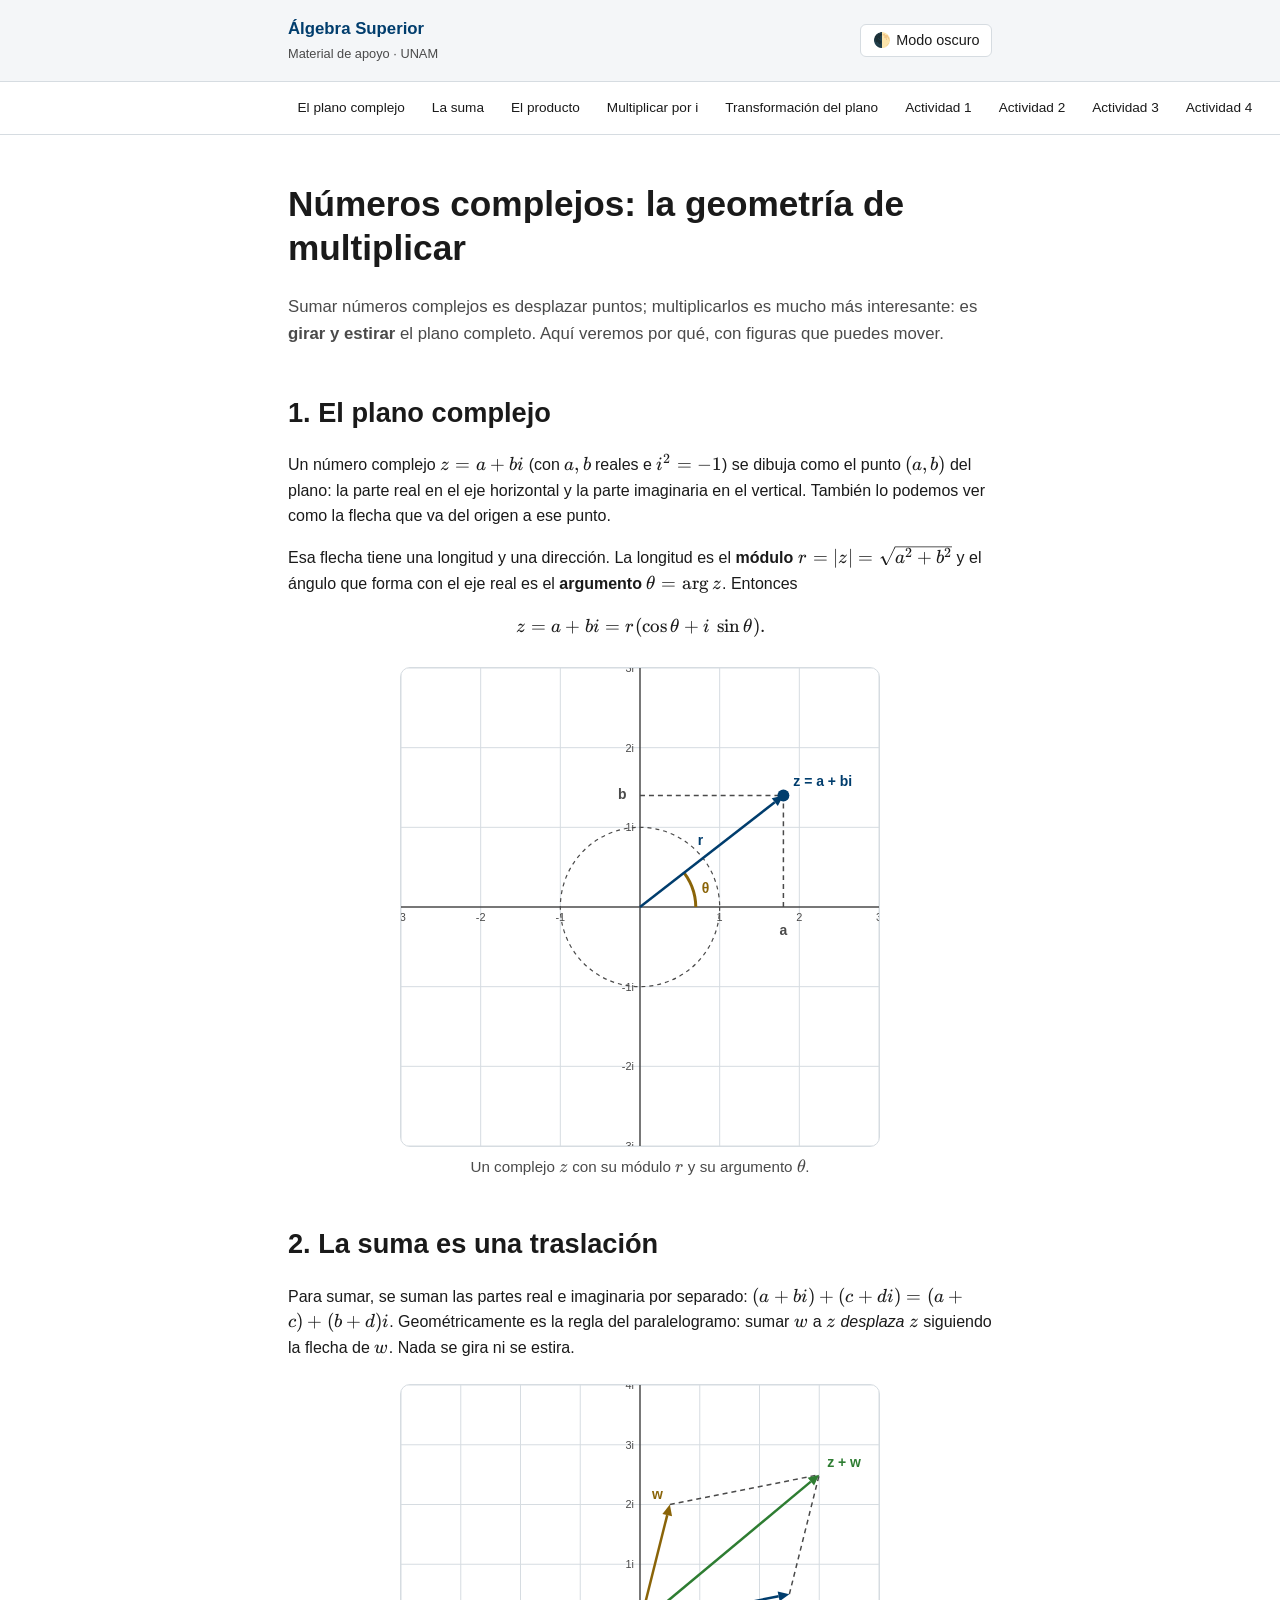
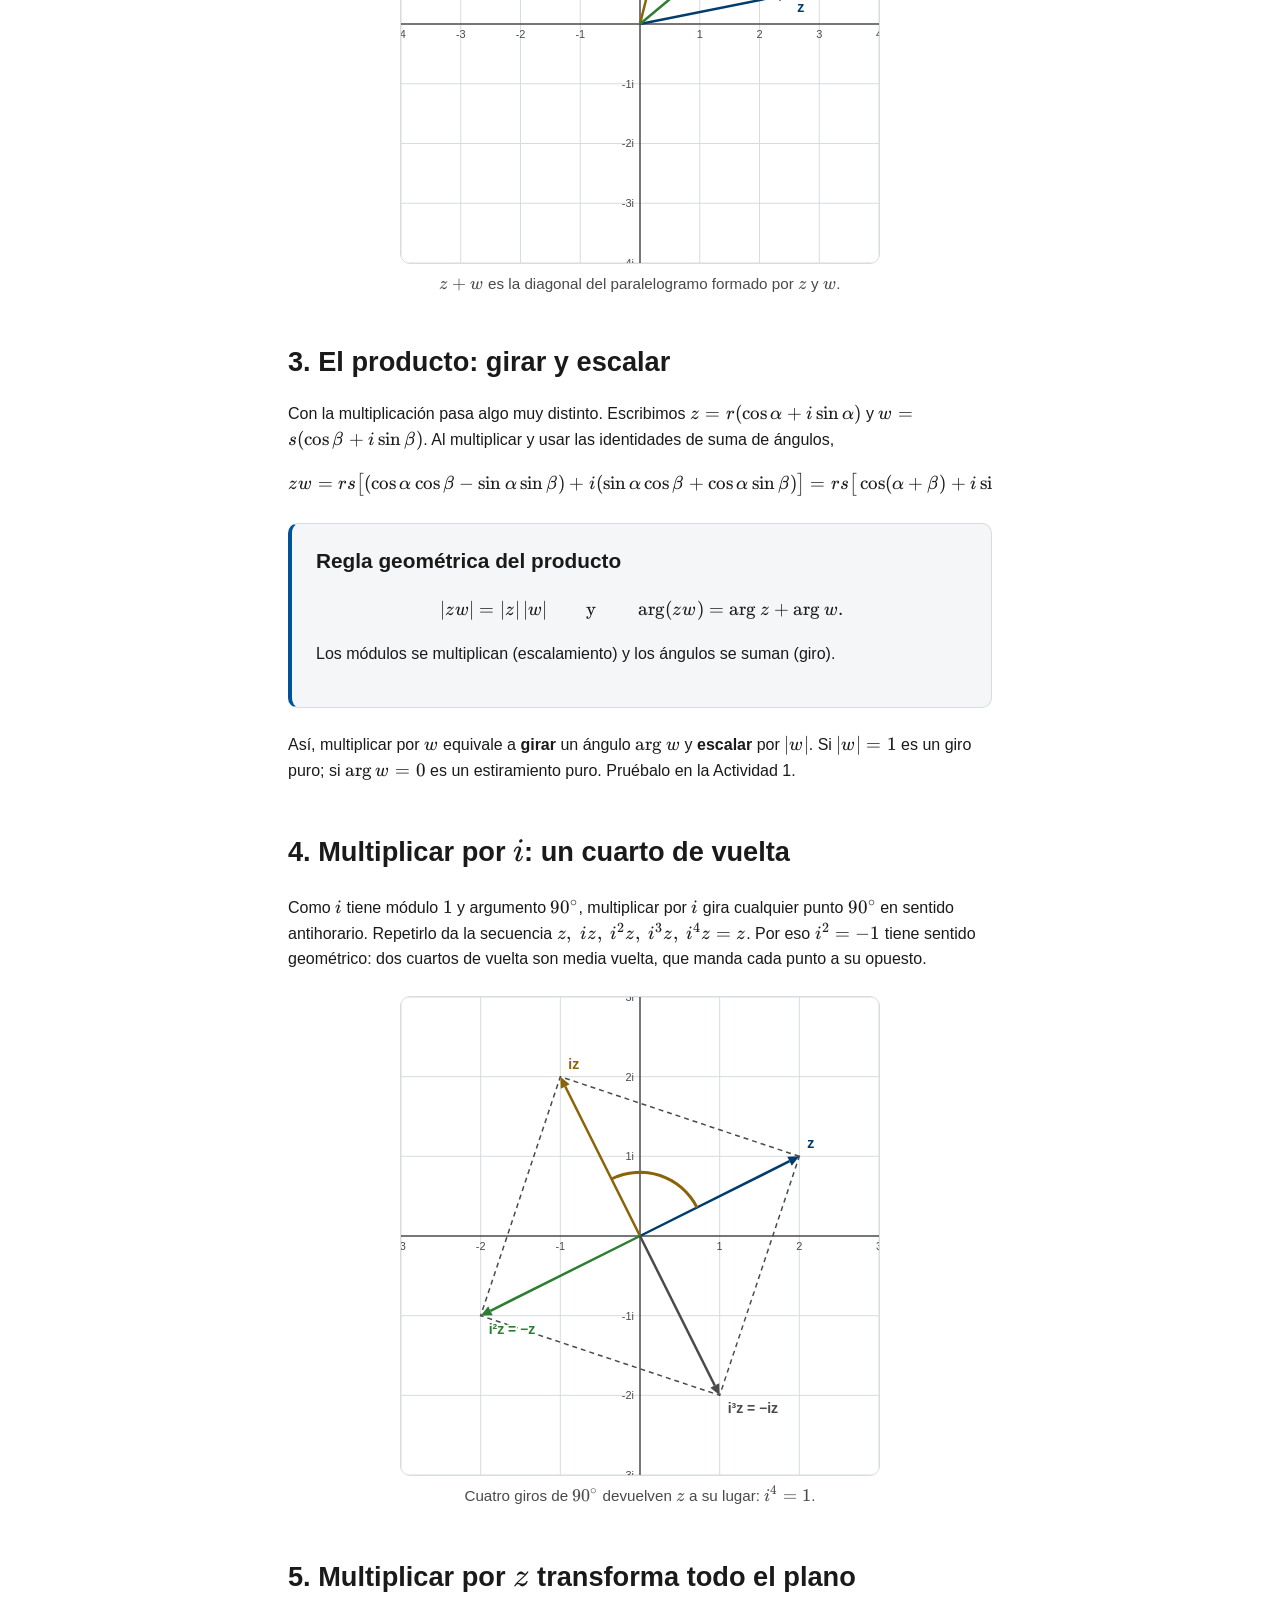
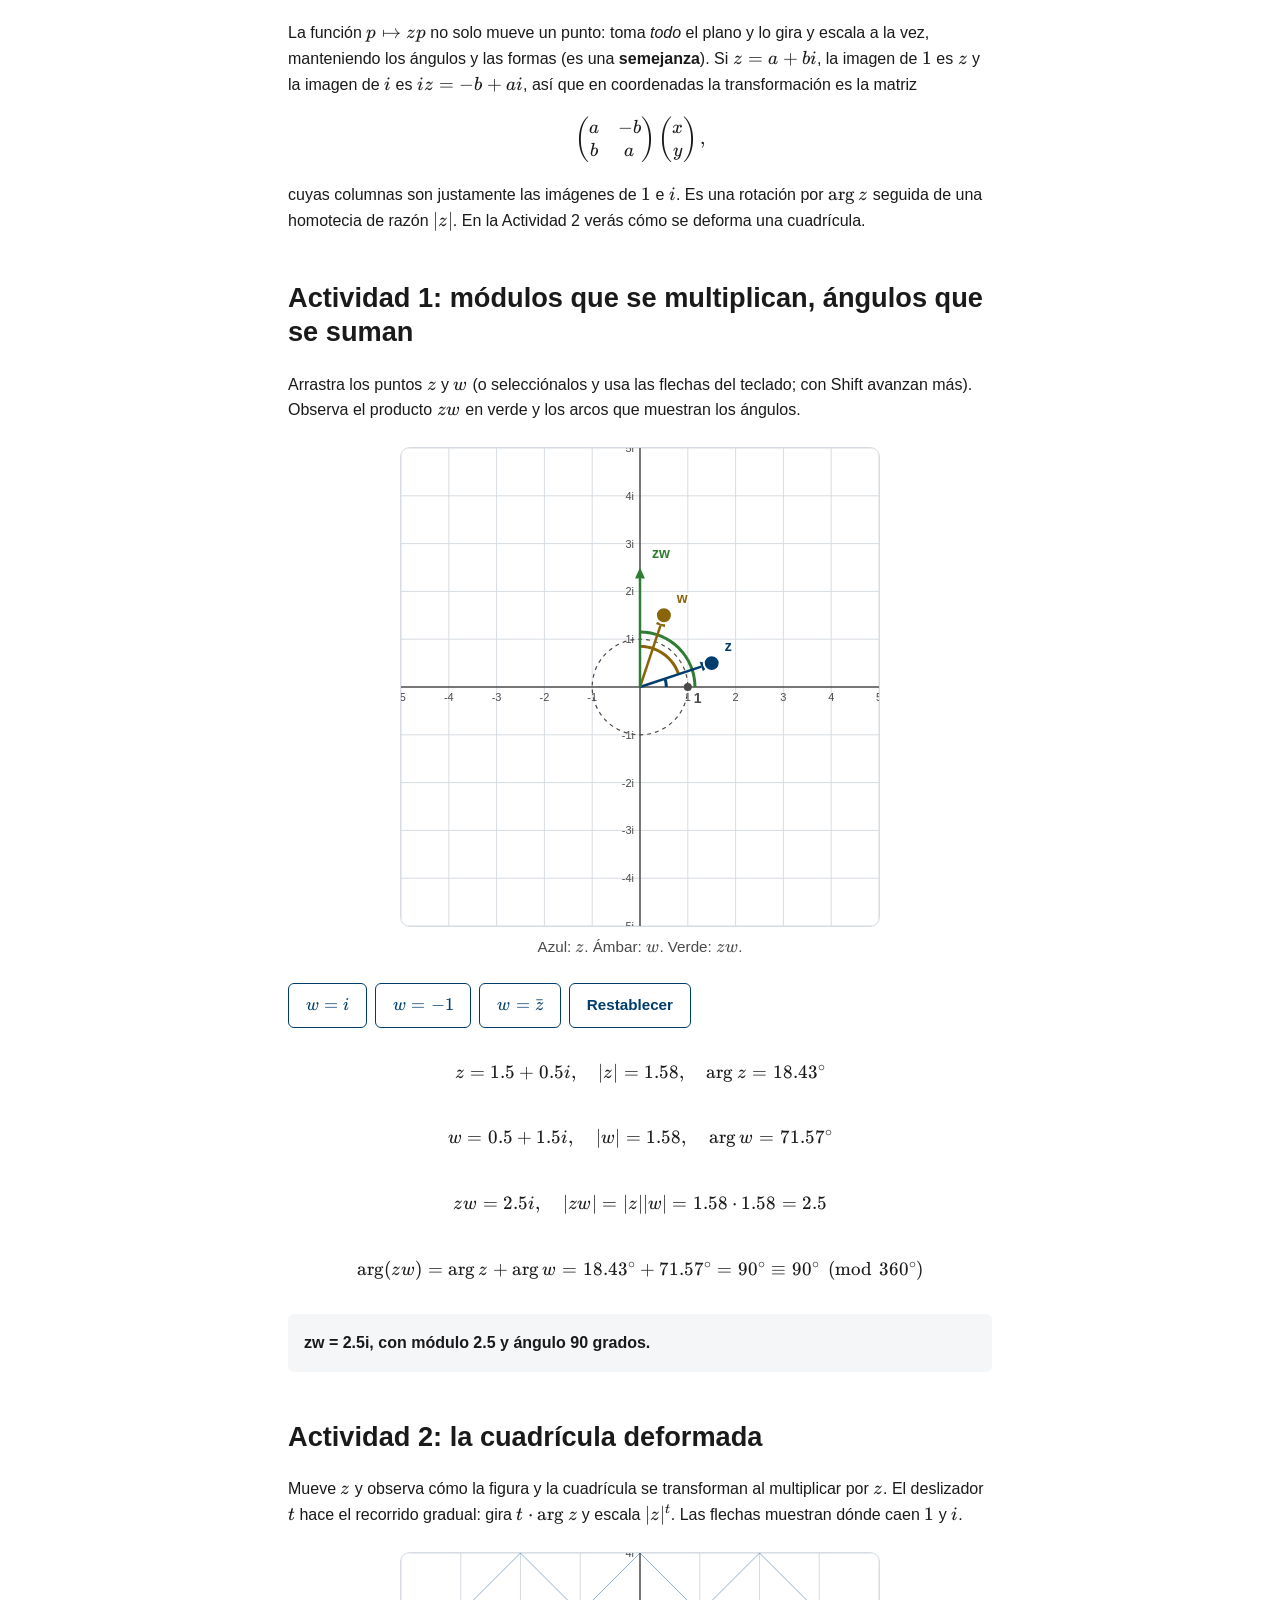
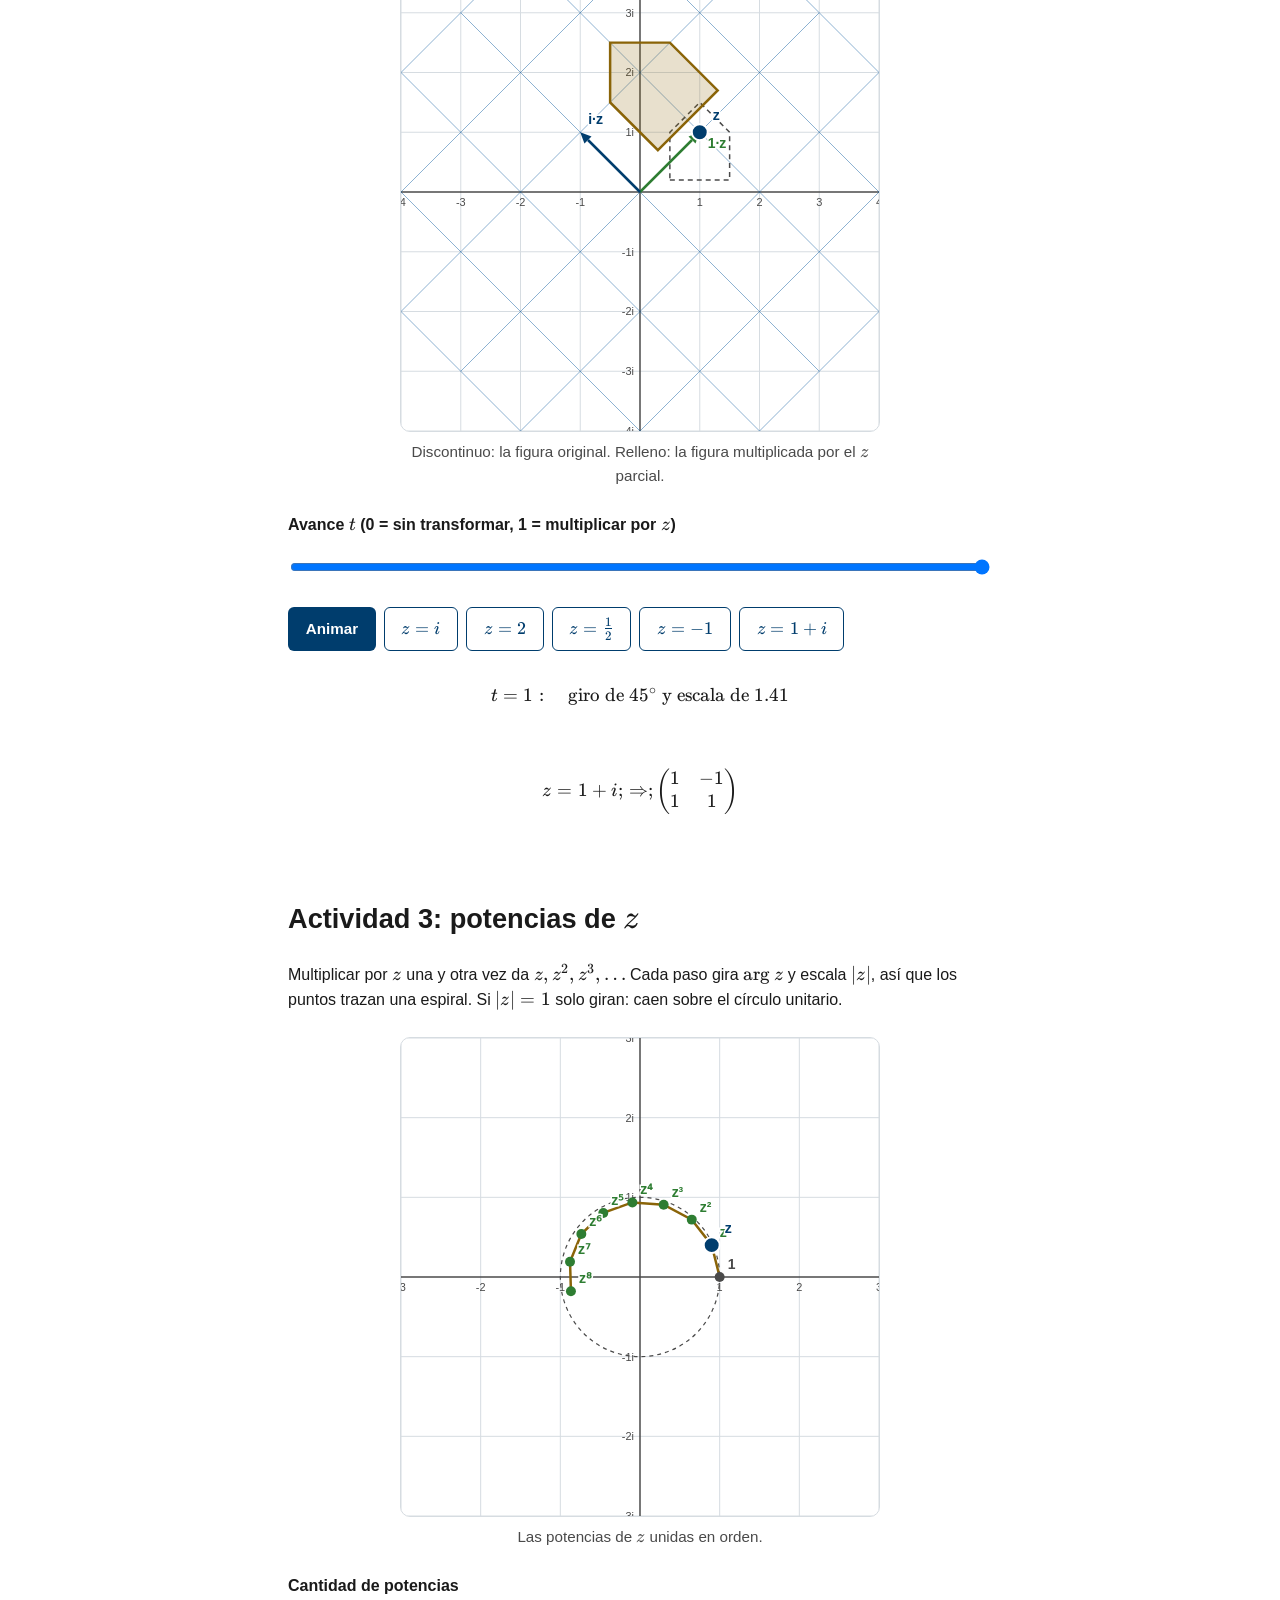
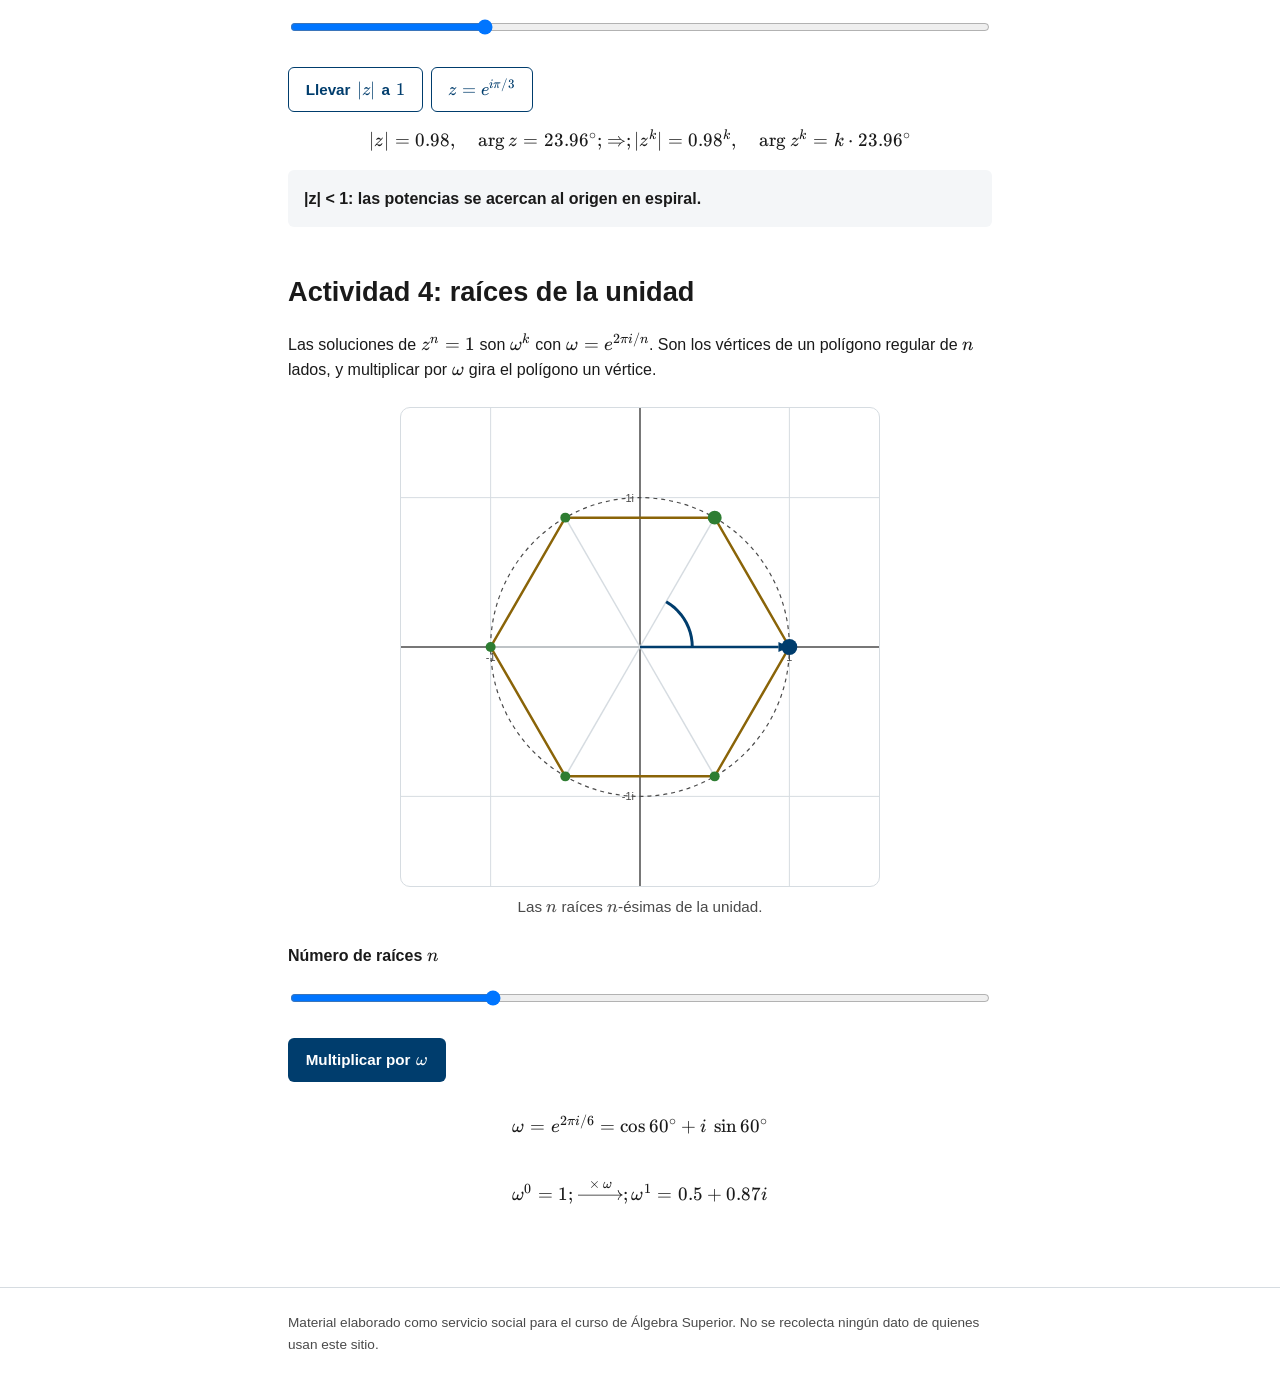
<file: temas/numeros-complejos/index.html>
<!DOCTYPE html>
<html lang="es">
<head>
<meta charset="UTF-8">
<meta name="viewport" content="width=device-width, initial-scale=1">
<title>Números complejos — Álgebra Superior</title>
<meta name="description" content="La geometría de la multiplicación de números complejos: multiplicar es girar y escalar. Cuatro actividades interactivas en el plano complejo.">
<link rel="icon" href="../../favicon.svg" type="image/svg+xml">
<link rel="stylesheet" href="../../vendor/katex/katex.min.css">
<link rel="stylesheet" href="../../css/variables.css">
<link rel="stylesheet" href="../../css/base.css">
<link rel="stylesheet" href="../../css/componentes.css">
<link rel="stylesheet" href="css/numeros-complejos.css">
</head>
<body>

<a class="saltar-enlace" href="#contenido-principal">Saltar al contenido</a>

<header class="encabezado-sitio">
  <div class="barra-encabezado">
    <a class="marca-sitio" href="../../index.html">
      <strong>Álgebra Superior</strong>
      <span>Material de apoyo · UNAM</span>
    </a>
    <button id="boton-tema" class="boton-tema" type="button" aria-pressed="false">
      <span aria-hidden="true">🌓</span>
      <span class="etiqueta-tema">Modo oscuro</span>
    </button>
  </div>
</header>

<nav class="nav-tema" aria-label="Secciones del tema">
  <ul>
    <li><a href="#plano">El plano complejo</a></li>
    <li><a href="#suma">La suma</a></li>
    <li><a href="#producto">El producto</a></li>
    <li><a href="#giro-i">Multiplicar por i</a></li>
    <li><a href="#matriz">Transformación del plano</a></li>
    <li><a href="#actividad1">Actividad 1</a></li>
    <li><a href="#actividad2">Actividad 2</a></li>
    <li><a href="#actividad3">Actividad 3</a></li>
    <li><a href="#actividad4">Actividad 4</a></li>
  </ul>
</nav>

<main id="contenido-principal">
  <h1>Números complejos: la geometría de multiplicar</h1>
  <p class="introduccion-tema">
    Sumar números complejos es desplazar puntos; multiplicarlos es mucho más interesante:
    es <strong>girar y estirar</strong> el plano completo. Aquí veremos por qué, con
    figuras que puedes mover.
  </p>

  <!-- ===================== 1. EL PLANO COMPLEJO ===================== -->
  <section id="plano" class="seccion-tema">
    <h2>1. El plano complejo</h2>
    <p>
      Un número complejo $z = a + bi$ (con $a, b$ reales e $i^2 = -1$) se dibuja como el punto
      $(a, b)$ del plano: la parte real en el eje horizontal y la parte imaginaria en el vertical.
      También lo podemos ver como la flecha que va del origen a ese punto.
    </p>
    <p>
      Esa flecha tiene una longitud y una dirección. La longitud es el <strong>módulo</strong>
      $r = |z| = \sqrt{a^2 + b^2}$ y el ángulo que forma con el eje real es el
      <strong>argumento</strong> $\theta = \arg z$. Entonces
    </p>
    <p>$$ z = a + bi = r(\cos\theta + i\,\sin\theta). $$</p>
    <figure class="figura-plano">
      <div id="fig-polar"></div>
      <figcaption>Un complejo $z$ con su módulo $r$ y su argumento $\theta$.</figcaption>
    </figure>
  </section>

  <!-- ===================== 2. LA SUMA ===================== -->
  <section id="suma" class="seccion-tema">
    <h2>2. La suma es una traslación</h2>
    <p>
      Para sumar, se suman las partes real e imaginaria por separado:
      $(a+bi)+(c+di) = (a+c)+(b+d)i$. Geométricamente es la regla del paralelogramo: sumar $w$
      a $z$ <em>desplaza</em> $z$ siguiendo la flecha de $w$. Nada se gira ni se estira.
    </p>
    <figure class="figura-plano">
      <div id="fig-suma"></div>
      <figcaption>$z + w$ es la diagonal del paralelogramo formado por $z$ y $w$.</figcaption>
    </figure>
  </section>

  <!-- ===================== 3. EL PRODUCTO ===================== -->
  <section id="producto" class="seccion-tema">
    <h2>3. El producto: girar y escalar</h2>
    <p>
      Con la multiplicación pasa algo muy distinto. Escribimos $z = r(\cos\alpha + i\sin\alpha)$ y
      $w = s(\cos\beta + i\sin\beta)$. Al multiplicar y usar las identidades de suma de ángulos,
    </p>
    <p>
      $$ zw = rs\big[(\cos\alpha\cos\beta - \sin\alpha\sin\beta) + i(\sin\alpha\cos\beta + \cos\alpha\sin\beta)\big]
      = rs\big[\cos(\alpha+\beta) + i\sin(\alpha+\beta)\big]. $$
    </p>
    <div class="caja caja-definicion">
      <h3>Regla geométrica del producto</h3>
      <p>
        $$ |zw| = |z|\,|w| \qquad\text{y}\qquad \arg(zw) = \arg z + \arg w. $$
      </p>
      <p>Los módulos se multiplican (escalamiento) y los ángulos se suman (giro).</p>
    </div>
    <p>
      Así, multiplicar por $w$ equivale a <strong>girar</strong> un ángulo $\arg w$ y
      <strong>escalar</strong> por $|w|$. Si $|w| = 1$ es un giro puro; si $\arg w = 0$ es un
      estiramiento puro. Pruébalo en la Actividad 1.
    </p>
  </section>

  <!-- ===================== 4. MULTIPLICAR POR i ===================== -->
  <section id="giro-i" class="seccion-tema">
    <h2>4. Multiplicar por $i$: un cuarto de vuelta</h2>
    <p>
      Como $i$ tiene módulo $1$ y argumento $90^\circ$, multiplicar por $i$ gira cualquier punto
      $90^\circ$ en sentido antihorario. Repetirlo da la secuencia $z,\ iz,\ i^2z,\ i^3z,\ i^4z = z$.
      Por eso $i^2 = -1$ tiene sentido geométrico: dos cuartos de vuelta son media vuelta, que
      manda cada punto a su opuesto.
    </p>
    <figure class="figura-plano">
      <div id="fig-giro-i"></div>
      <figcaption>Cuatro giros de $90^\circ$ devuelven $z$ a su lugar: $i^4 = 1$.</figcaption>
    </figure>
  </section>

  <!-- ===================== 5. TRANSFORMACIÓN DEL PLANO ===================== -->
  <section id="matriz" class="seccion-tema">
    <h2>5. Multiplicar por $z$ transforma todo el plano</h2>
    <p>
      La función $p \mapsto zp$ no solo mueve un punto: toma <em>todo</em> el plano y lo gira y
      escala a la vez, manteniendo los ángulos y las formas (es una <strong>semejanza</strong>).
      Si $z = a + bi$, la imagen de $1$ es $z$ y la imagen de $i$ es $iz = -b + ai$, así que en
      coordenadas la transformación es la matriz
    </p>
    <p>$$ \begin{pmatrix} a & -b \\ b & a \end{pmatrix}\begin{pmatrix} x \\ y \end{pmatrix}, $$</p>
    <p>
      cuyas columnas son justamente las imágenes de $1$ e $i$. Es una rotación por $\arg z$
      seguida de una homotecia de razón $|z|$. En la Actividad 2 verás cómo se deforma una
      cuadrícula.
    </p>
  </section>

  <!-- ===================== ACTIVIDAD 1 ===================== -->
  <section id="actividad1" class="seccion-tema">
    <h2>Actividad 1: módulos que se multiplican, ángulos que se suman</h2>
    <p>
      Arrastra los puntos $z$ y $w$ (o selecciónalos y usa las flechas del teclado; con Shift
      avanzan más). Observa el producto $zw$ en verde y los arcos que muestran los ángulos.
    </p>
    <div class="zona-actividad">
      <figure class="figura-plano">
        <div id="act1-plano"></div>
        <figcaption>Azul: $z$. Ámbar: $w$. Verde: $zw$.</figcaption>
      </figure>
      <div>
        <div class="grupo-botones">
          <button type="button" class="boton boton-secundario" id="act1-ej-i">$w = i$</button>
          <button type="button" class="boton boton-secundario" id="act1-ej-menos1">$w = -1$</button>
          <button type="button" class="boton boton-secundario" id="act1-ej-conj">$w = \bar z$</button>
          <button type="button" class="boton boton-secundario" id="act1-ej-inicial">Restablecer</button>
        </div>
        <div class="lecturas-complejas">
          <div class="formula-dinamica" id="act1-lectura-z"></div>
          <div class="formula-dinamica" id="act1-lectura-w"></div>
          <div class="formula-dinamica" id="act1-lectura-producto"></div>
          <div class="formula-dinamica" id="act1-lectura-angulo"></div>
        </div>
        <p id="act1-mensaje" class="aviso aviso-info" role="status" aria-live="polite"></p>
      </div>
    </div>
  </section>

  <!-- ===================== ACTIVIDAD 2 ===================== -->
  <section id="actividad2" class="seccion-tema">
    <h2>Actividad 2: la cuadrícula deformada</h2>
    <p>
      Mueve $z$ y observa cómo la figura y la cuadrícula se transforman al multiplicar por $z$. El
      deslizador $t$ hace el recorrido gradual: gira $t\cdot\arg z$ y escala $|z|^t$. Las flechas
      muestran dónde caen $1$ y $i$.
    </p>
    <div class="zona-actividad">
      <figure class="figura-plano">
        <div id="act2-plano"></div>
        <figcaption>Discontinuo: la figura original. Relleno: la figura multiplicada por el $z$ parcial.</figcaption>
      </figure>
      <div>
        <div class="campo">
          <label for="act2-t">Avance $t$ (0 = sin transformar, 1 = multiplicar por $z$)</label>
          <div class="fila-rango">
            <input type="range" id="act2-t" min="0" max="1" step="0.01" value="1">
          </div>
        </div>
        <div class="grupo-botones">
          <button type="button" class="boton boton-primario" id="act2-animar">Animar</button>
          <button type="button" class="boton boton-secundario" id="act2-ej-i">$z = i$</button>
          <button type="button" class="boton boton-secundario" id="act2-ej-2">$z = 2$</button>
          <button type="button" class="boton boton-secundario" id="act2-ej-mitad">$z = \tfrac12$</button>
          <button type="button" class="boton boton-secundario" id="act2-ej-menos1">$z = -1$</button>
          <button type="button" class="boton boton-secundario" id="act2-ej-1mas-i">$z = 1+i$</button>
        </div>
        <div class="lecturas-complejas">
          <div class="formula-dinamica" id="act2-lectura-t"></div>
          <div class="formula-dinamica" id="act2-lectura-matriz"></div>
        </div>
      </div>
    </div>
  </section>

  <!-- ===================== ACTIVIDAD 3 ===================== -->
  <section id="actividad3" class="seccion-tema">
    <h2>Actividad 3: potencias de $z$</h2>
    <p>
      Multiplicar por $z$ una y otra vez da $z, z^2, z^3,\dots$ Cada paso gira $\arg z$ y escala
      $|z|$, así que los puntos trazan una espiral. Si $|z| = 1$ solo giran: caen sobre el círculo
      unitario.
    </p>
    <div class="zona-actividad">
      <figure class="figura-plano">
        <div id="act3-plano"></div>
        <figcaption>Las potencias de $z$ unidas en orden.</figcaption>
      </figure>
      <div>
        <div class="campo">
          <label for="act3-n">Cantidad de potencias</label>
          <div class="fila-rango">
            <input type="range" id="act3-n" min="2" max="24" step="1" value="8">
          </div>
        </div>
        <div class="grupo-botones">
          <button type="button" class="boton boton-secundario" id="act3-unitario">Llevar $|z|$ a $1$</button>
          <button type="button" class="boton boton-secundario" id="act3-ej-sexto">$z = e^{i\pi/3}$</button>
        </div>
        <div class="formula-dinamica" id="act3-lectura"></div>
        <p id="act3-mensaje" class="aviso aviso-info" role="status" aria-live="polite"></p>
      </div>
    </div>
  </section>

  <!-- ===================== ACTIVIDAD 4 ===================== -->
  <section id="actividad4" class="seccion-tema">
    <h2>Actividad 4: raíces de la unidad</h2>
    <p>
      Las soluciones de $z^n = 1$ son $\omega^k$ con $\omega = e^{2\pi i/n}$. Son los vértices de un
      polígono regular de $n$ lados, y multiplicar por $\omega$ gira el polígono un vértice.
    </p>
    <div class="zona-actividad">
      <figure class="figura-plano">
        <div id="act4-plano"></div>
        <figcaption>Las $n$ raíces $n$-ésimas de la unidad.</figcaption>
      </figure>
      <div>
        <div class="campo">
          <label for="act4-n">Número de raíces $n$</label>
          <div class="fila-rango">
            <input type="range" id="act4-n" min="2" max="16" step="1" value="6">
          </div>
        </div>
        <div class="grupo-botones">
          <button type="button" class="boton boton-primario" id="act4-paso">Multiplicar por $\omega$</button>
        </div>
        <div class="lecturas-complejas">
          <div class="formula-dinamica" id="act4-lectura-omega"></div>
          <div class="formula-dinamica" id="act4-lectura-paso"></div>
        </div>
      </div>
    </div>
  </section>
</main>

<footer class="pie-sitio">
  <div>
    <p>
      Material elaborado como servicio social para el curso de Álgebra Superior.
      No se recolecta ningún dato de quienes usan este sitio.
    </p>
  </div>
</footer>

<script src="../../vendor/katex/katex.min.js"></script>
<script src="../../vendor/katex/contrib/auto-render.min.js"></script>
<script src="../../js/comun.js"></script>
<script src="js/numeros-complejos-comun.js"></script>
<script src="js/numeros-complejos-actividad1.js"></script>
<script src="js/numeros-complejos-actividad2.js"></script>
<script src="js/numeros-complejos-actividad3.js"></script>
<script src="js/numeros-complejos-actividad4.js"></script>
<script src="js/numeros-complejos-main.js"></script>
</body>
</html>
</file>
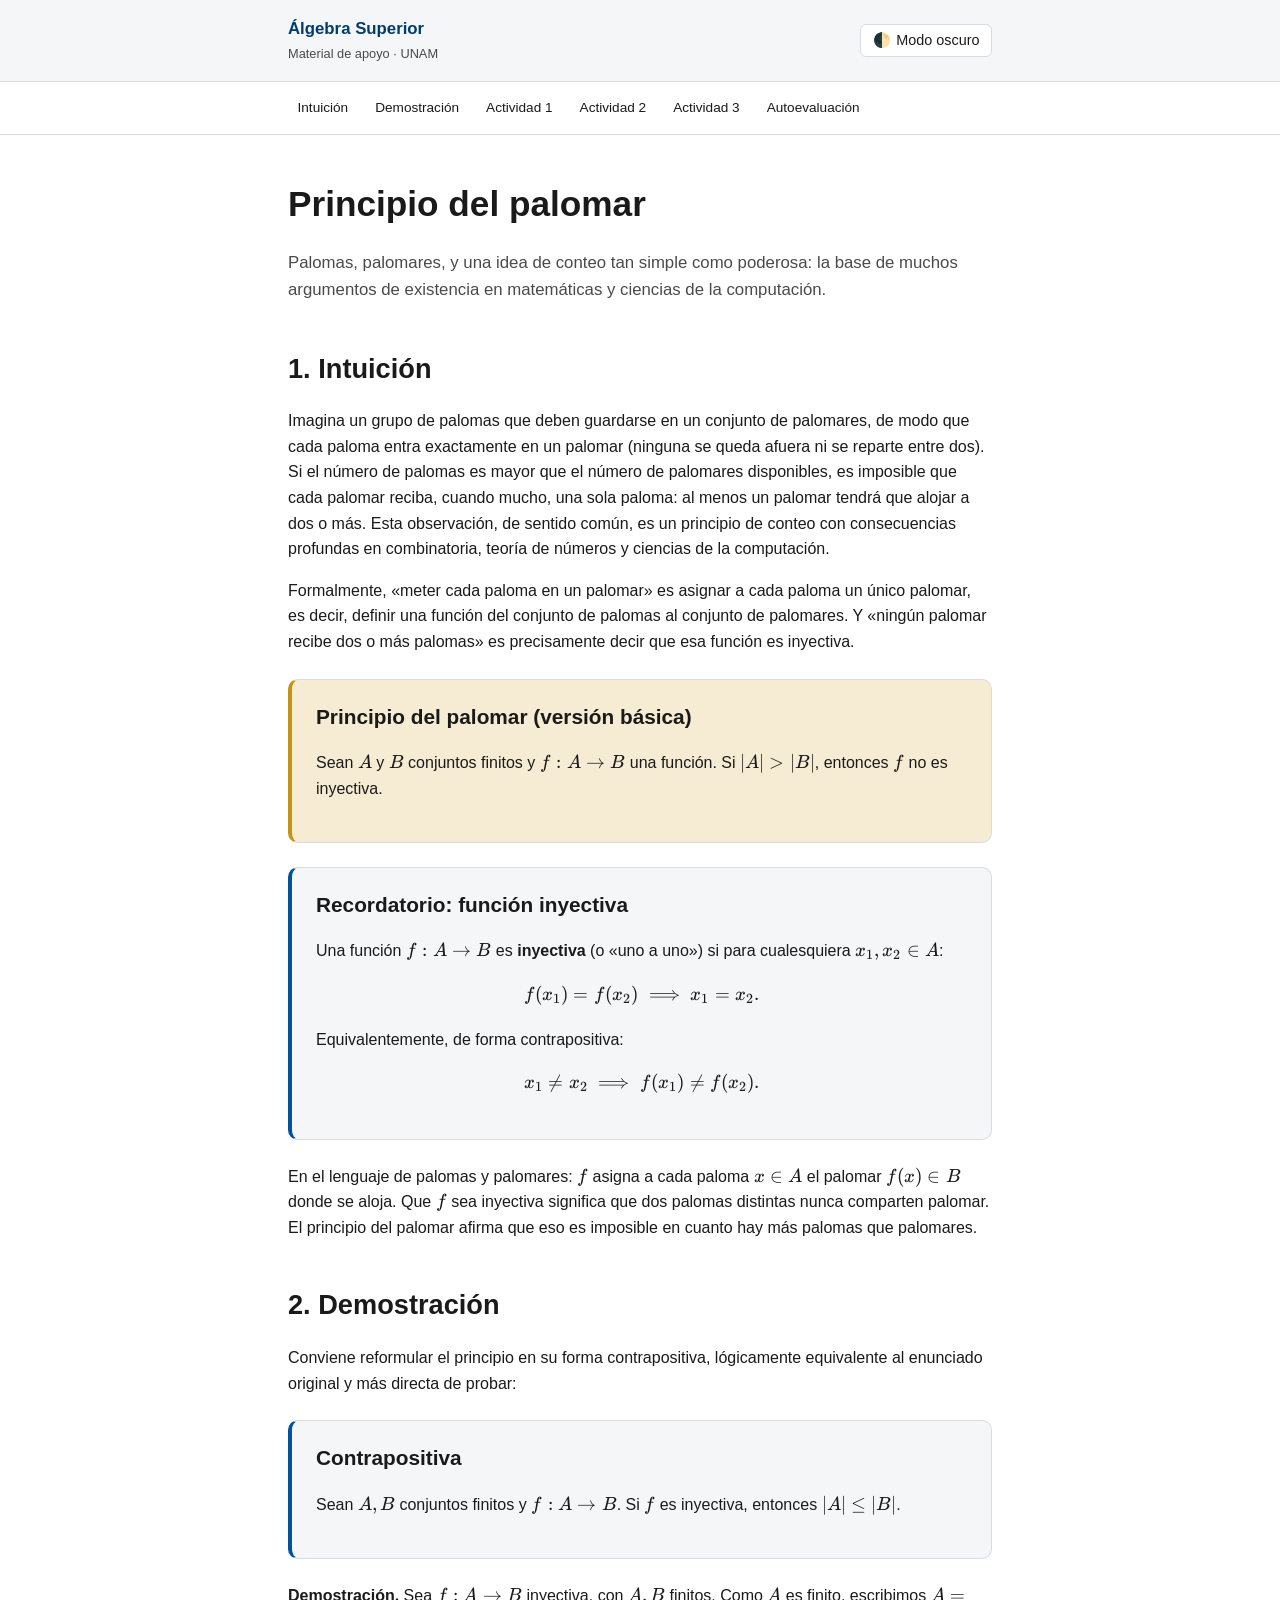
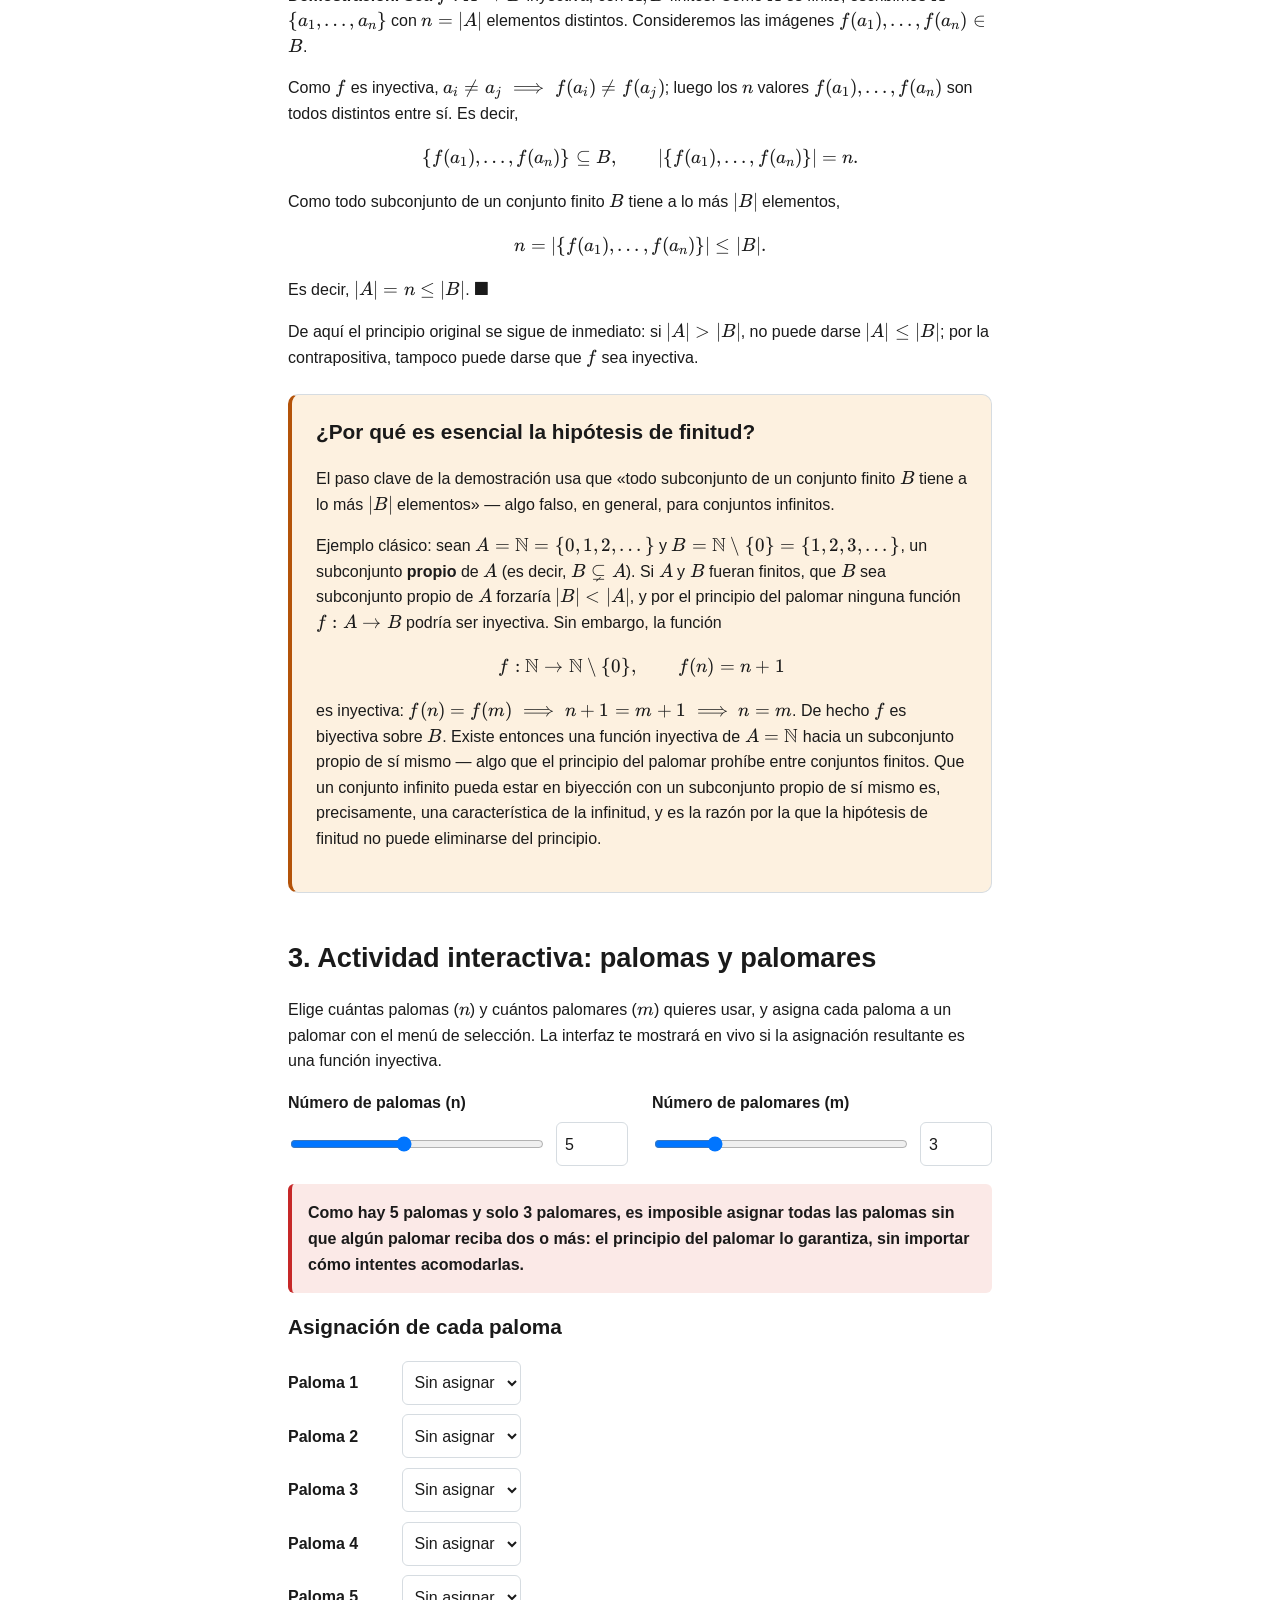
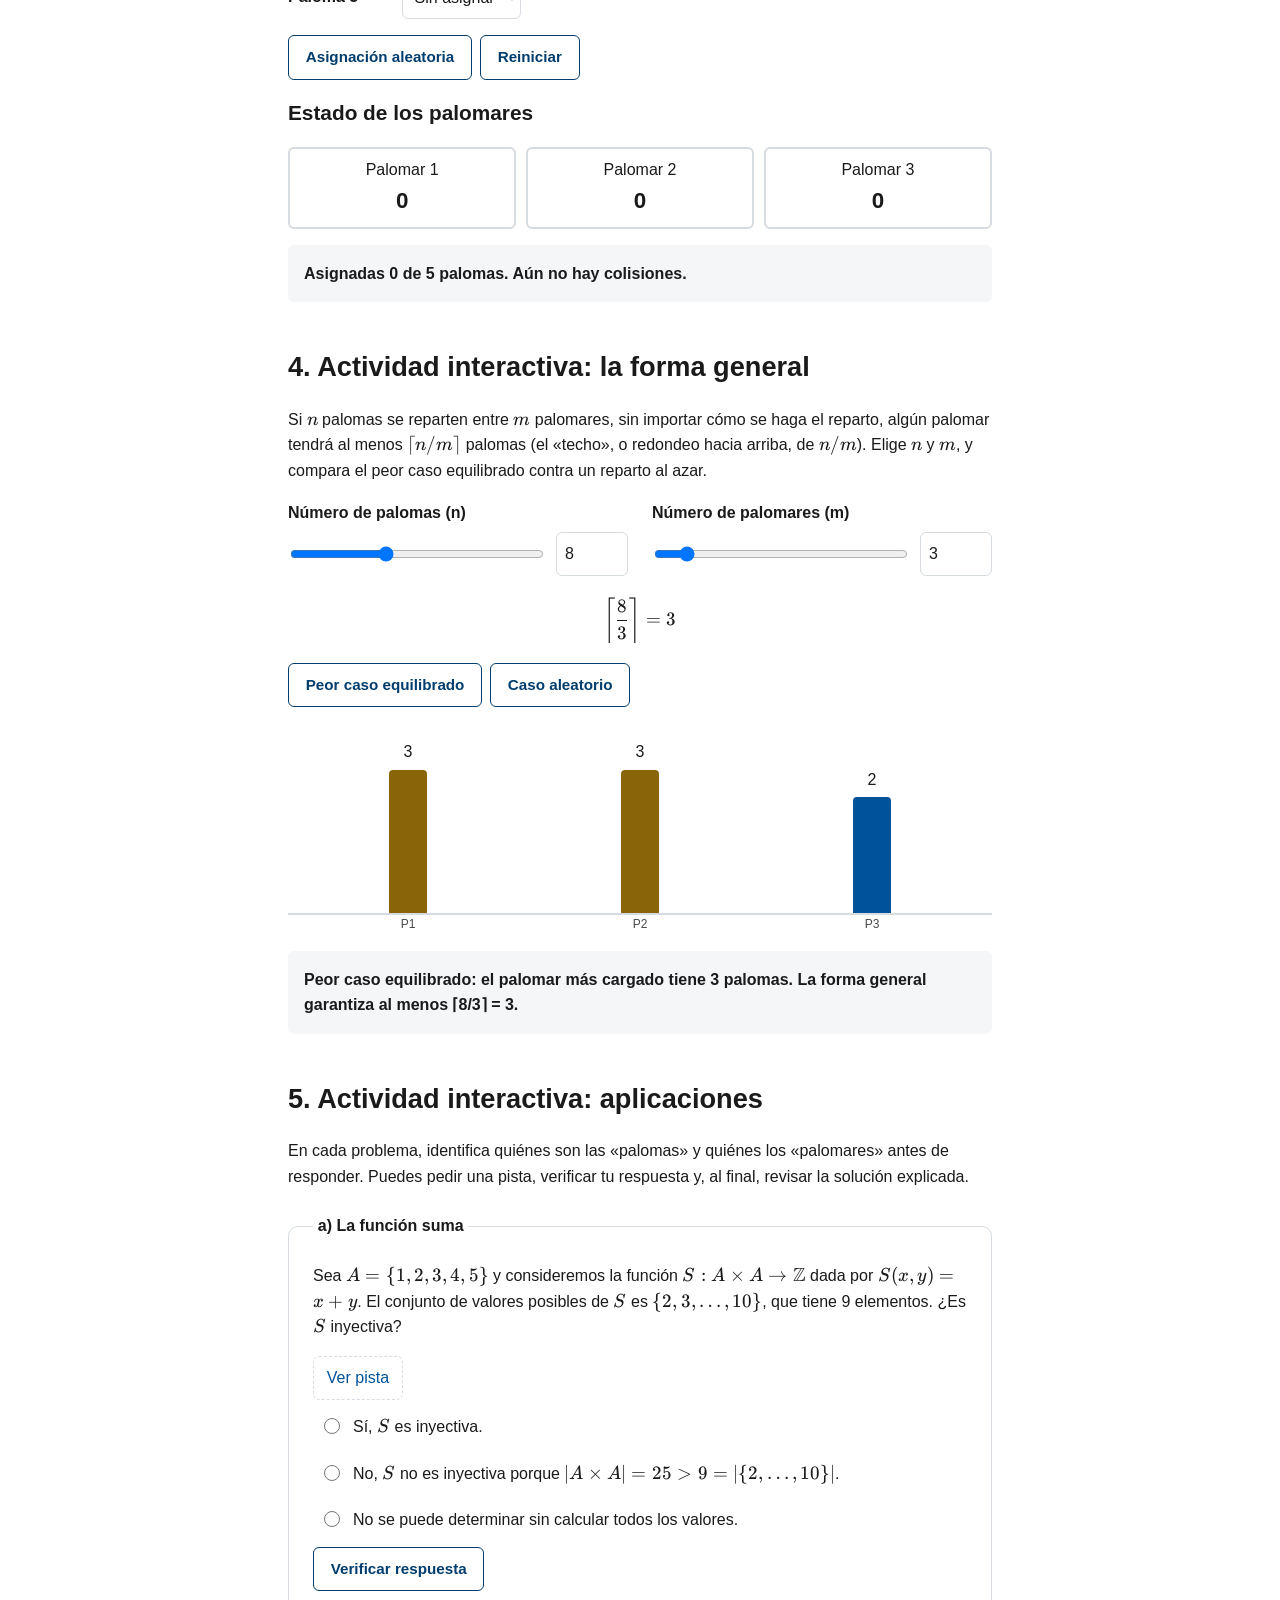
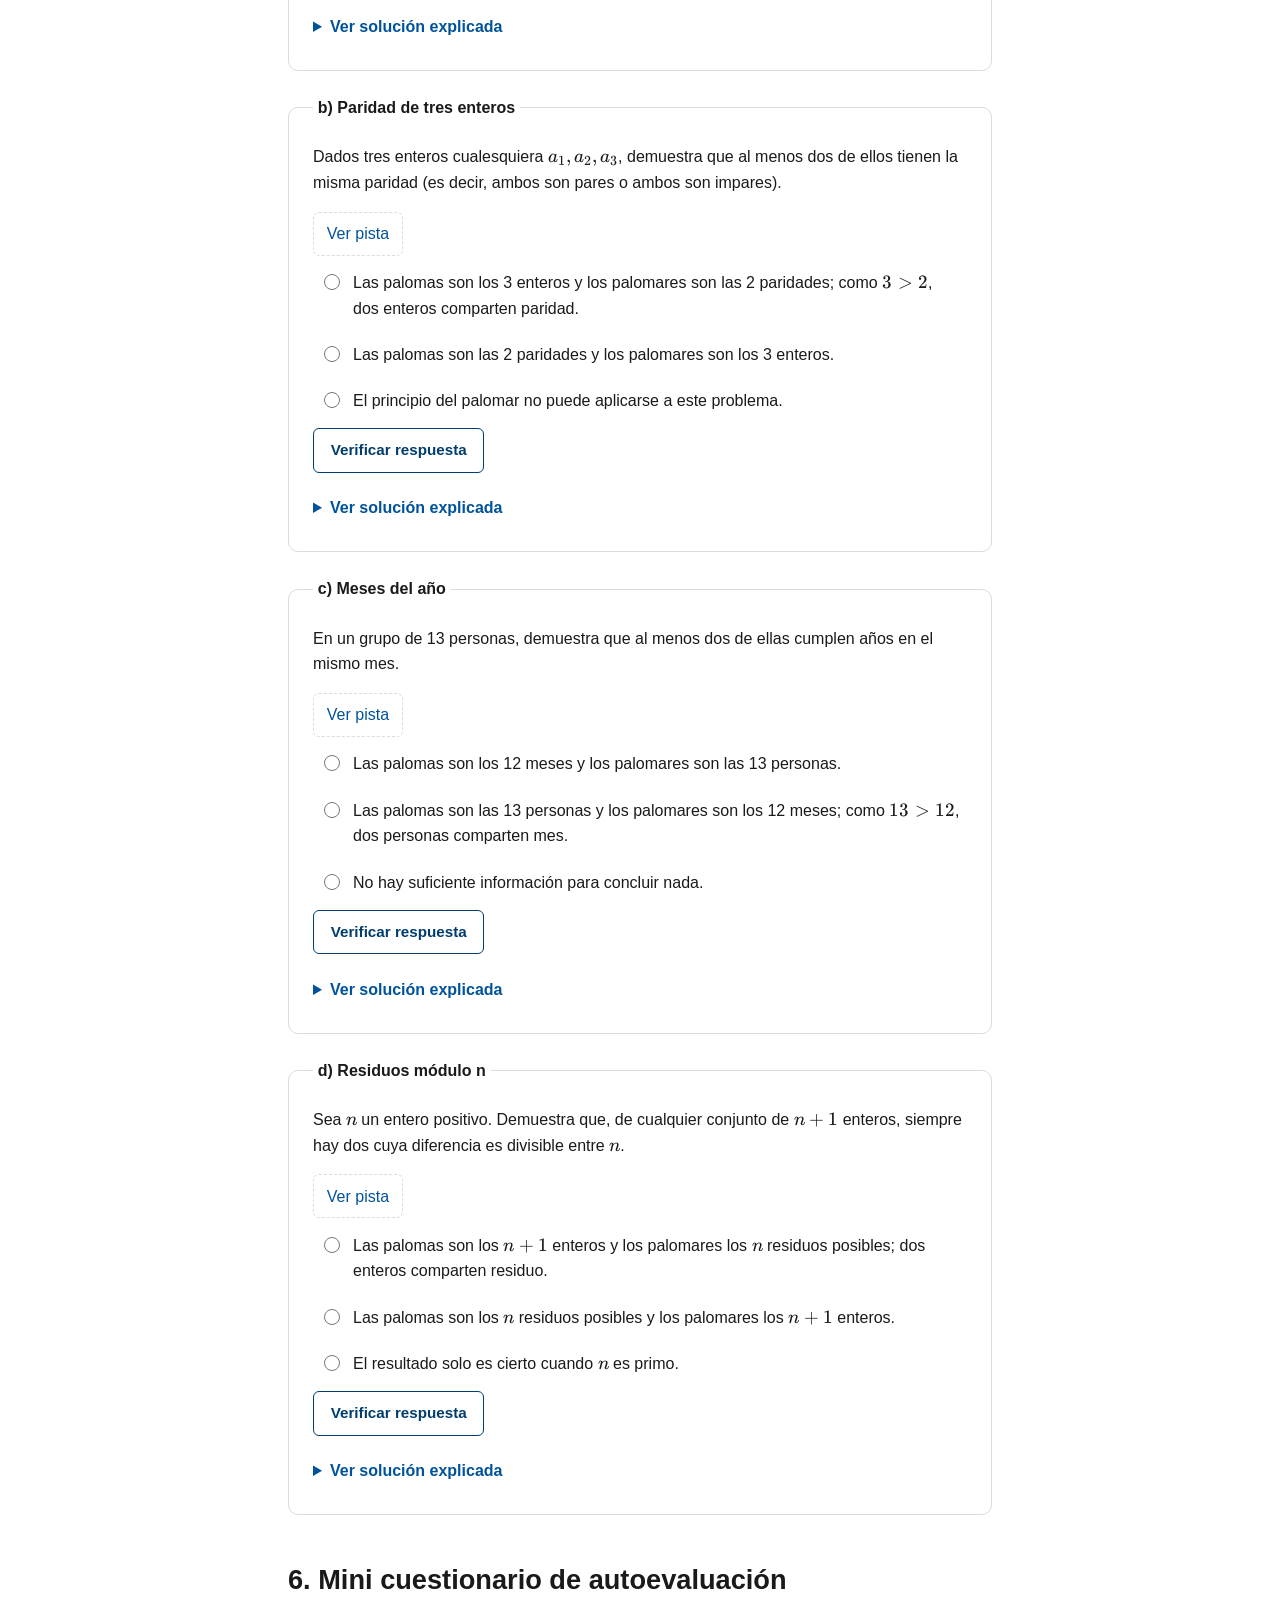
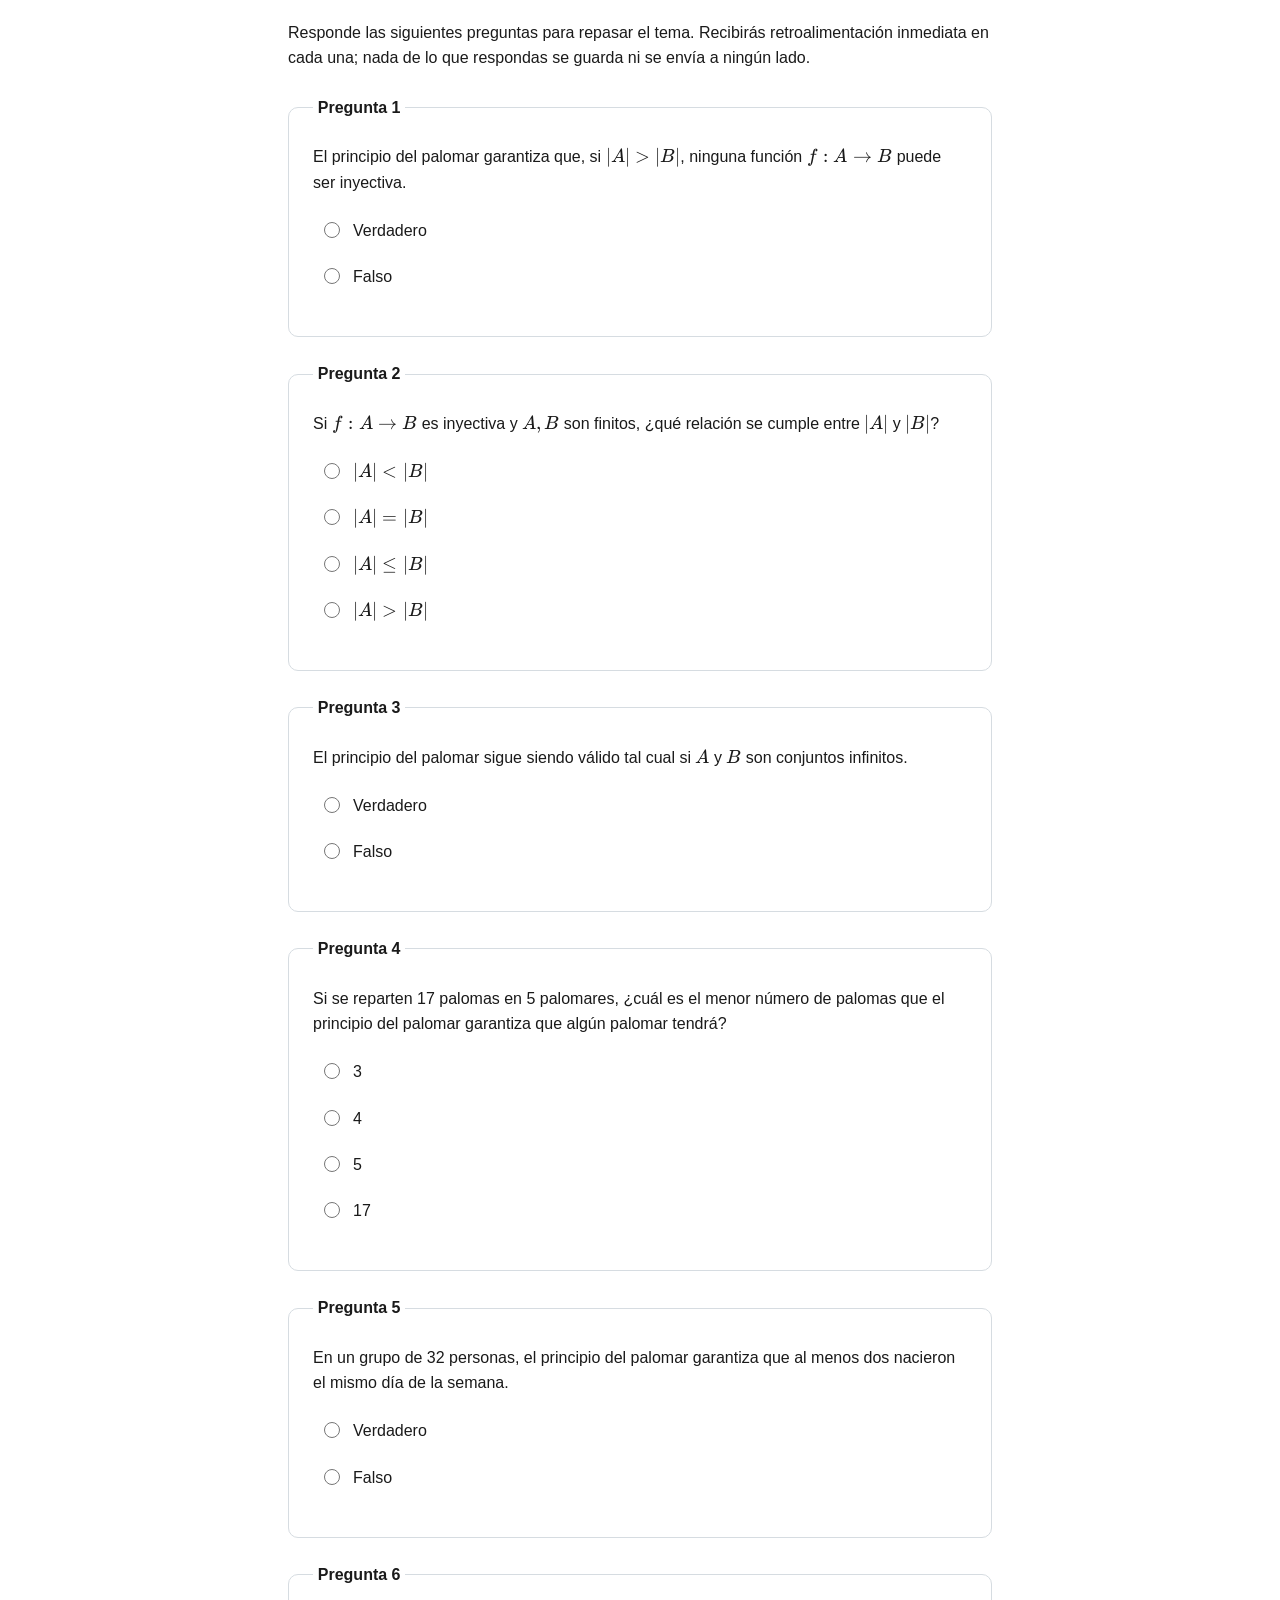
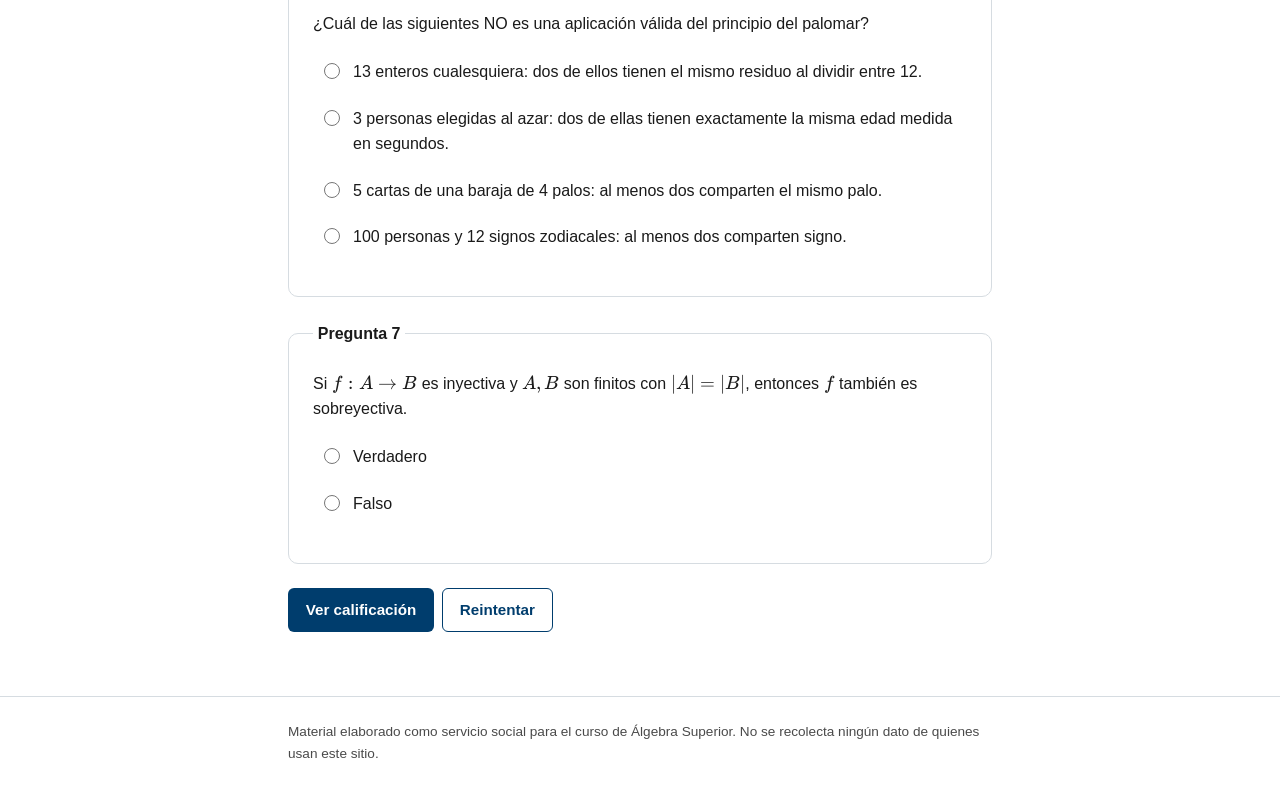
<file: temas/palomar/index.html>
<!DOCTYPE html>
<html lang="es">
<head>
<meta charset="UTF-8">
<meta name="viewport" content="width=device-width, initial-scale=1">
<title>Principio del palomar — Álgebra Superior</title>
<meta name="description" content="Intuición, demostración y actividades interactivas sobre el principio del palomar.">
<link rel="icon" href="../../favicon.svg" type="image/svg+xml">
<link rel="stylesheet" href="../../vendor/katex/katex.min.css">
<link rel="stylesheet" href="../../css/variables.css">
<link rel="stylesheet" href="../../css/base.css">
<link rel="stylesheet" href="../../css/componentes.css">
<link rel="stylesheet" href="css/palomar.css">
</head>
<body>

<a class="saltar-enlace" href="#contenido-principal">Saltar al contenido</a>

<header class="encabezado-sitio">
  <div class="barra-encabezado">
    <a class="marca-sitio" href="../../index.html">
      <strong>Álgebra Superior</strong>
      <span>Material de apoyo · UNAM</span>
    </a>
    <button id="boton-tema" class="boton-tema" type="button" aria-pressed="false">
      <span aria-hidden="true">🌓</span>
      <span class="etiqueta-tema">Modo oscuro</span>
    </button>
  </div>
</header>

<nav class="nav-tema" aria-label="Secciones del tema">
  <ul>
    <li><a href="#intuicion">Intuición</a></li>
    <li><a href="#demostracion">Demostración</a></li>
    <li><a href="#actividad1">Actividad 1</a></li>
    <li><a href="#actividad2">Actividad 2</a></li>
    <li><a href="#actividad3">Actividad 3</a></li>
    <li><a href="#quiz">Autoevaluación</a></li>
  </ul>
</nav>

<main id="contenido-principal">
  <h1>Principio del palomar</h1>
  <p class="introduccion-tema">
    Palomas, palomares, y una idea de conteo tan simple como poderosa: la base de muchos argumentos
    de existencia en matemáticas y ciencias de la computación.
  </p>

  <!-- ===================== 1. INTUICIÓN ===================== -->
  <section id="intuicion" class="seccion-tema">
    <h2>1. Intuición</h2>
    <p>
      Imagina un grupo de palomas que deben guardarse en un conjunto de palomares, de modo que cada
      paloma entra exactamente en un palomar (ninguna se queda afuera ni se reparte entre dos). Si el
      número de palomas es mayor que el número de palomares disponibles, es imposible que cada palomar
      reciba, cuando mucho, una sola paloma: al menos un palomar tendrá que alojar a dos o más. Esta
      observación, de sentido común, es un principio de conteo con consecuencias profundas en
      combinatoria, teoría de números y ciencias de la computación.
    </p>
    <p>
      Formalmente, «meter cada paloma en un palomar» es asignar a cada paloma un único palomar, es
      decir, definir una función del conjunto de palomas al conjunto de palomares. Y «ningún palomar
      recibe dos o más palomas» es precisamente decir que esa función es inyectiva.
    </p>

    <div class="caja caja-enunciado">
      <h3>Principio del palomar (versión básica)</h3>
      <p>
        Sean $A$ y $B$ conjuntos finitos y $f : A \to B$ una función. Si $|A| > |B|$, entonces $f$ no
        es inyectiva.
      </p>
    </div>

    <div class="caja caja-definicion">
      <h3>Recordatorio: función inyectiva</h3>
      <p>
        Una función $f : A \to B$ es <strong>inyectiva</strong> (o «uno a uno») si para cualesquiera
        $x_1, x_2 \in A$:
      </p>
      <p>$$ f(x_1) = f(x_2) \implies x_1 = x_2. $$</p>
      <p>Equivalentemente, de forma contrapositiva:</p>
      <p>$$ x_1 \neq x_2 \implies f(x_1) \neq f(x_2). $$</p>
    </div>

    <p>
      En el lenguaje de palomas y palomares: $f$ asigna a cada paloma $x \in A$ el palomar $f(x) \in B$
      donde se aloja. Que $f$ sea inyectiva significa que dos palomas distintas nunca comparten
      palomar. El principio del palomar afirma que eso es imposible en cuanto hay más palomas que
      palomares.
    </p>
  </section>

  <!-- ===================== 2. DEMOSTRACIÓN ===================== -->
  <section id="demostracion" class="seccion-tema">
    <h2>2. Demostración</h2>
    <p>
      Conviene reformular el principio en su forma contrapositiva, lógicamente equivalente al
      enunciado original y más directa de probar:
    </p>

    <div class="caja caja-definicion">
      <h3>Contrapositiva</h3>
      <p>
        Sean $A, B$ conjuntos finitos y $f : A \to B$. Si $f$ es inyectiva, entonces $|A| \le |B|$.
      </p>
    </div>

    <p><strong>Demostración.</strong> Sea $f : A \to B$ inyectiva, con $A, B$ finitos. Como $A$ es
    finito, escribimos $A = \{a_1, \dots, a_n\}$ con $n = |A|$ elementos distintos. Consideremos las
    imágenes $f(a_1), \dots, f(a_n) \in B$.</p>

    <p>Como $f$ es inyectiva, $a_i \neq a_j \implies f(a_i) \neq f(a_j)$; luego los $n$ valores
    $f(a_1), \dots, f(a_n)$ son todos distintos entre sí. Es decir,</p>

    <p>$$ \{f(a_1), \dots, f(a_n)\} \subseteq B, \qquad |\{f(a_1), \dots, f(a_n)\}| = n. $$</p>

    <p>Como todo subconjunto de un conjunto finito $B$ tiene a lo más $|B|$ elementos,</p>

    <p>$$ n = |\{f(a_1), \dots, f(a_n)\}| \le |B|. $$</p>

    <p>Es decir, $|A| = n \le |B|$. $\blacksquare$</p>

    <p>
      De aquí el principio original se sigue de inmediato: si $|A| > |B|$, no puede darse
      $|A| \le |B|$; por la contrapositiva, tampoco puede darse que $f$ sea inyectiva.
    </p>

    <div class="caja caja-advertencia">
      <h3>¿Por qué es esencial la hipótesis de finitud?</h3>
      <p>
        El paso clave de la demostración usa que «todo subconjunto de un conjunto finito $B$ tiene a
        lo más $|B|$ elementos» — algo falso, en general, para conjuntos infinitos.
      </p>
      <p>
        Ejemplo clásico: sean $A = \mathbb{N} = \{0,1,2,\dots\}$ y $B = \mathbb{N}\setminus\{0\} =
        \{1,2,3,\dots\}$, un subconjunto <strong>propio</strong> de $A$ (es decir, $B \subsetneq A$).
        Si $A$ y $B$ fueran finitos, que $B$ sea subconjunto propio de $A$ forzaría $|B| < |A|$, y por
        el principio del palomar ninguna función $f : A \to B$ podría ser inyectiva. Sin embargo, la
        función
      </p>
      <p>$$ f : \mathbb{N} \to \mathbb{N}\setminus\{0\}, \qquad f(n) = n+1 $$</p>
      <p>
        es inyectiva: $f(n) = f(m) \implies n+1 = m+1 \implies n = m$. De hecho $f$ es biyectiva sobre
        $B$. Existe entonces una función inyectiva de $A = \mathbb{N}$ hacia un subconjunto propio de
        sí mismo — algo que el principio del palomar prohíbe entre conjuntos finitos. Que un conjunto
        infinito pueda estar en biyección con un subconjunto propio de sí mismo es, precisamente, una
        característica de la infinitud, y es la razón por la que la hipótesis de finitud no puede
        eliminarse del principio.
      </p>
    </div>
  </section>

  <!-- ===================== 3. ACTIVIDAD 1 ===================== -->
  <section id="actividad1" class="seccion-tema">
    <h2>3. Actividad interactiva: palomas y palomares</h2>
    <p>
      Elige cuántas palomas ($n$) y cuántos palomares ($m$) quieres usar, y asigna cada paloma a un
      palomar con el menú de selección. La interfaz te mostrará en vivo si la asignación resultante es
      una función inyectiva.
    </p>

    <div id="act1-control-nm"></div>

    <div id="act1-banner-imposible" class="banner-imposible" role="note" hidden></div>

    <h3>Asignación de cada paloma</h3>
    <ul id="act1-lista-palomas" class="lista-palomas"></ul>

    <div class="grupo-botones">
      <button id="act1-boton-aleatorio" type="button" class="boton boton-secundario">Asignación aleatoria</button>
      <button id="act1-boton-reiniciar" type="button" class="boton boton-secundario">Reiniciar</button>
    </div>

    <h3>Estado de los palomares</h3>
    <div id="act1-rejilla-palomares" class="rejilla-palomares"></div>

    <p id="act1-resumen" class="aviso aviso-info" role="status" aria-live="polite"></p>
  </section>

  <!-- ===================== 4. ACTIVIDAD 2 ===================== -->
  <section id="actividad2" class="seccion-tema">
    <h2>4. Actividad interactiva: la forma general</h2>
    <p>
      Si $n$ palomas se reparten entre $m$ palomares, sin importar cómo se haga el reparto, algún
      palomar tendrá al menos $\lceil n/m \rceil$ palomas (el «techo», o redondeo hacia arriba, de
      $n/m$). Elige $n$ y $m$, y compara el peor caso equilibrado contra un reparto al azar.
    </p>

    <div id="act2-control-nm"></div>

    <div id="act2-formula-techo" class="formula-dinamica" aria-hidden="true"></div>

    <div class="grupo-botones">
      <button id="act2-boton-peor-caso" type="button" class="boton boton-secundario">Peor caso equilibrado</button>
      <button id="act2-boton-aleatorio" type="button" class="boton boton-secundario">Caso aleatorio</button>
    </div>

    <div id="act2-grafica" class="grafica-barras" role="img" aria-label="Gráfica de palomas por palomar"></div>
    <div id="act2-etiquetas" class="etiquetas-barras"></div>

    <p id="act2-resumen" class="aviso aviso-info" role="status" aria-live="polite"></p>
  </section>

  <!-- ===================== 5. ACTIVIDAD 3 ===================== -->
  <section id="actividad3" class="seccion-tema">
    <h2>5. Actividad interactiva: aplicaciones</h2>
    <p>
      En cada problema, identifica quiénes son las «palomas» y quiénes los «palomares» antes de
      responder. Puedes pedir una pista, verificar tu respuesta y, al final, revisar la solución
      explicada.
    </p>

    <div id="act3-problemas"></div>
  </section>

  <!-- ===================== 6. CUESTIONARIO ===================== -->
  <section id="quiz" class="seccion-tema">
    <h2>6. Mini cuestionario de autoevaluación</h2>
    <p>
      Responde las siguientes preguntas para repasar el tema. Recibirás retroalimentación inmediata en
      cada una; nada de lo que respondas se guarda ni se envía a ningún lado.
    </p>

    <form id="quiz-formulario">
      <div id="quiz-preguntas"></div>

      <div class="grupo-botones">
        <button id="quiz-boton-calificar" type="button" class="boton boton-primario">Ver calificación</button>
        <button id="quiz-boton-reiniciar" type="button" class="boton boton-secundario">Reintentar</button>
      </div>

      <p id="quiz-calificacion" class="aviso aviso-info calificacion-final" role="status" aria-live="assertive"></p>
    </form>
  </section>
</main>

<footer class="pie-sitio">
  <div>
    <p>
      Material elaborado como servicio social para el curso de Álgebra Superior.
      No se recolecta ningún dato de quienes usan este sitio.
    </p>
  </div>
</footer>

<script src="../../vendor/katex/katex.min.js"></script>
<script src="../../vendor/katex/contrib/auto-render.min.js"></script>
<script src="../../js/comun.js"></script>
<script src="js/palomar-datos.js"></script>
<script src="js/palomar-comun.js"></script>
<script src="js/palomar-actividad1.js"></script>
<script src="js/palomar-actividad2.js"></script>
<script src="js/palomar-actividad3.js"></script>
<script src="js/palomar-quiz.js"></script>
<script src="js/palomar-main.js"></script>
</body>
</html>
</file>
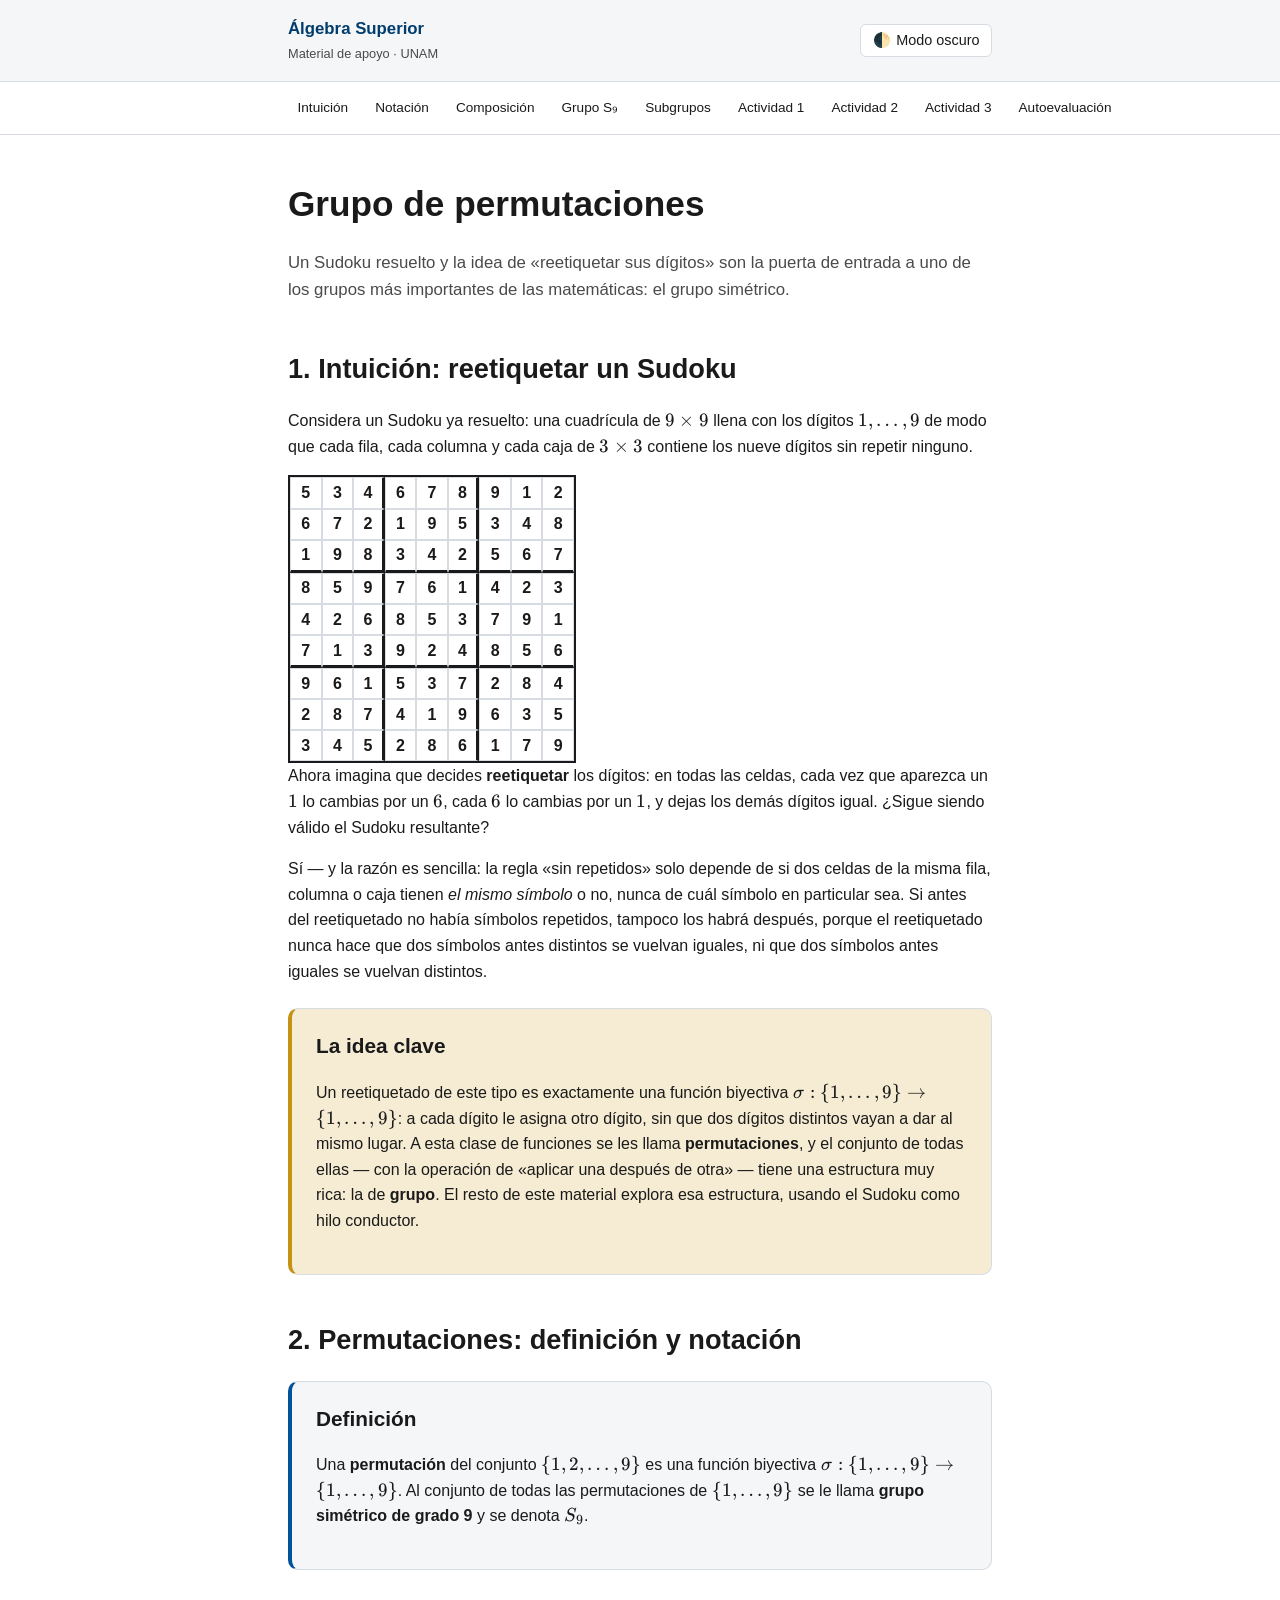
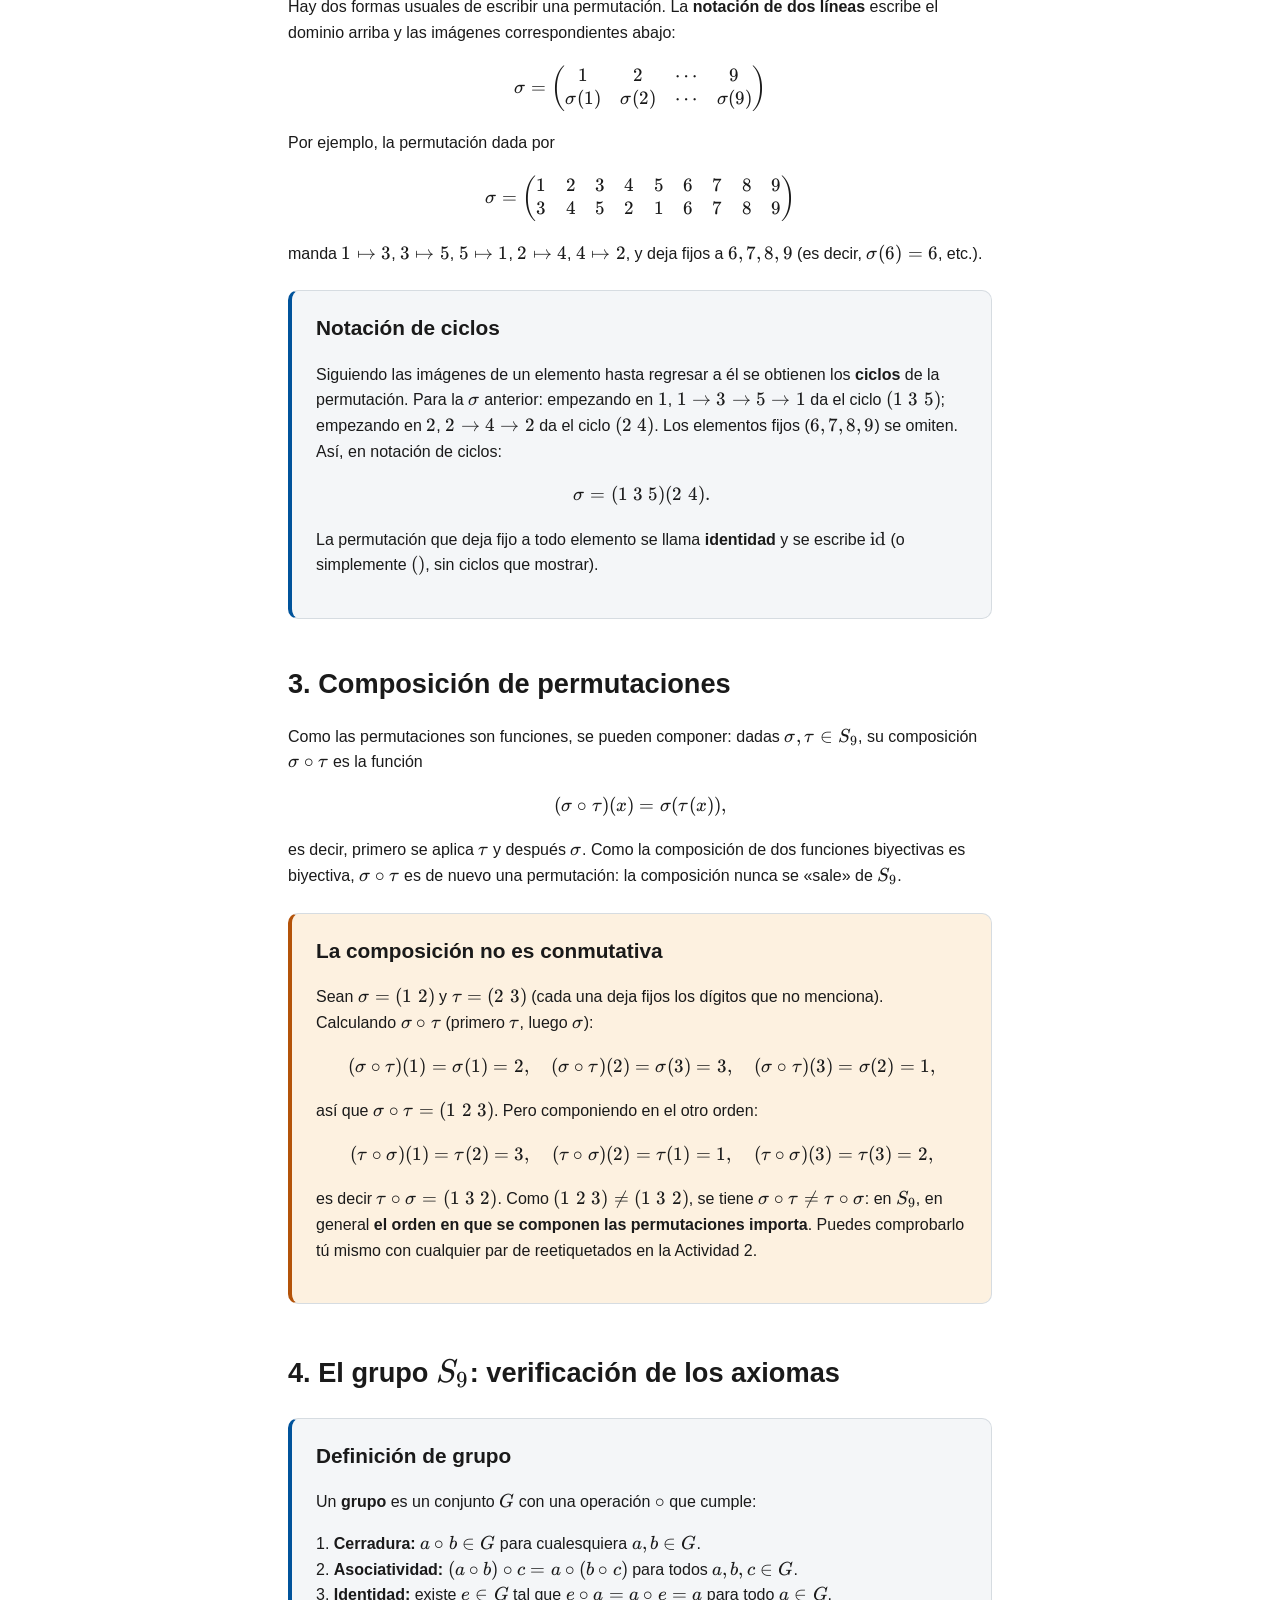
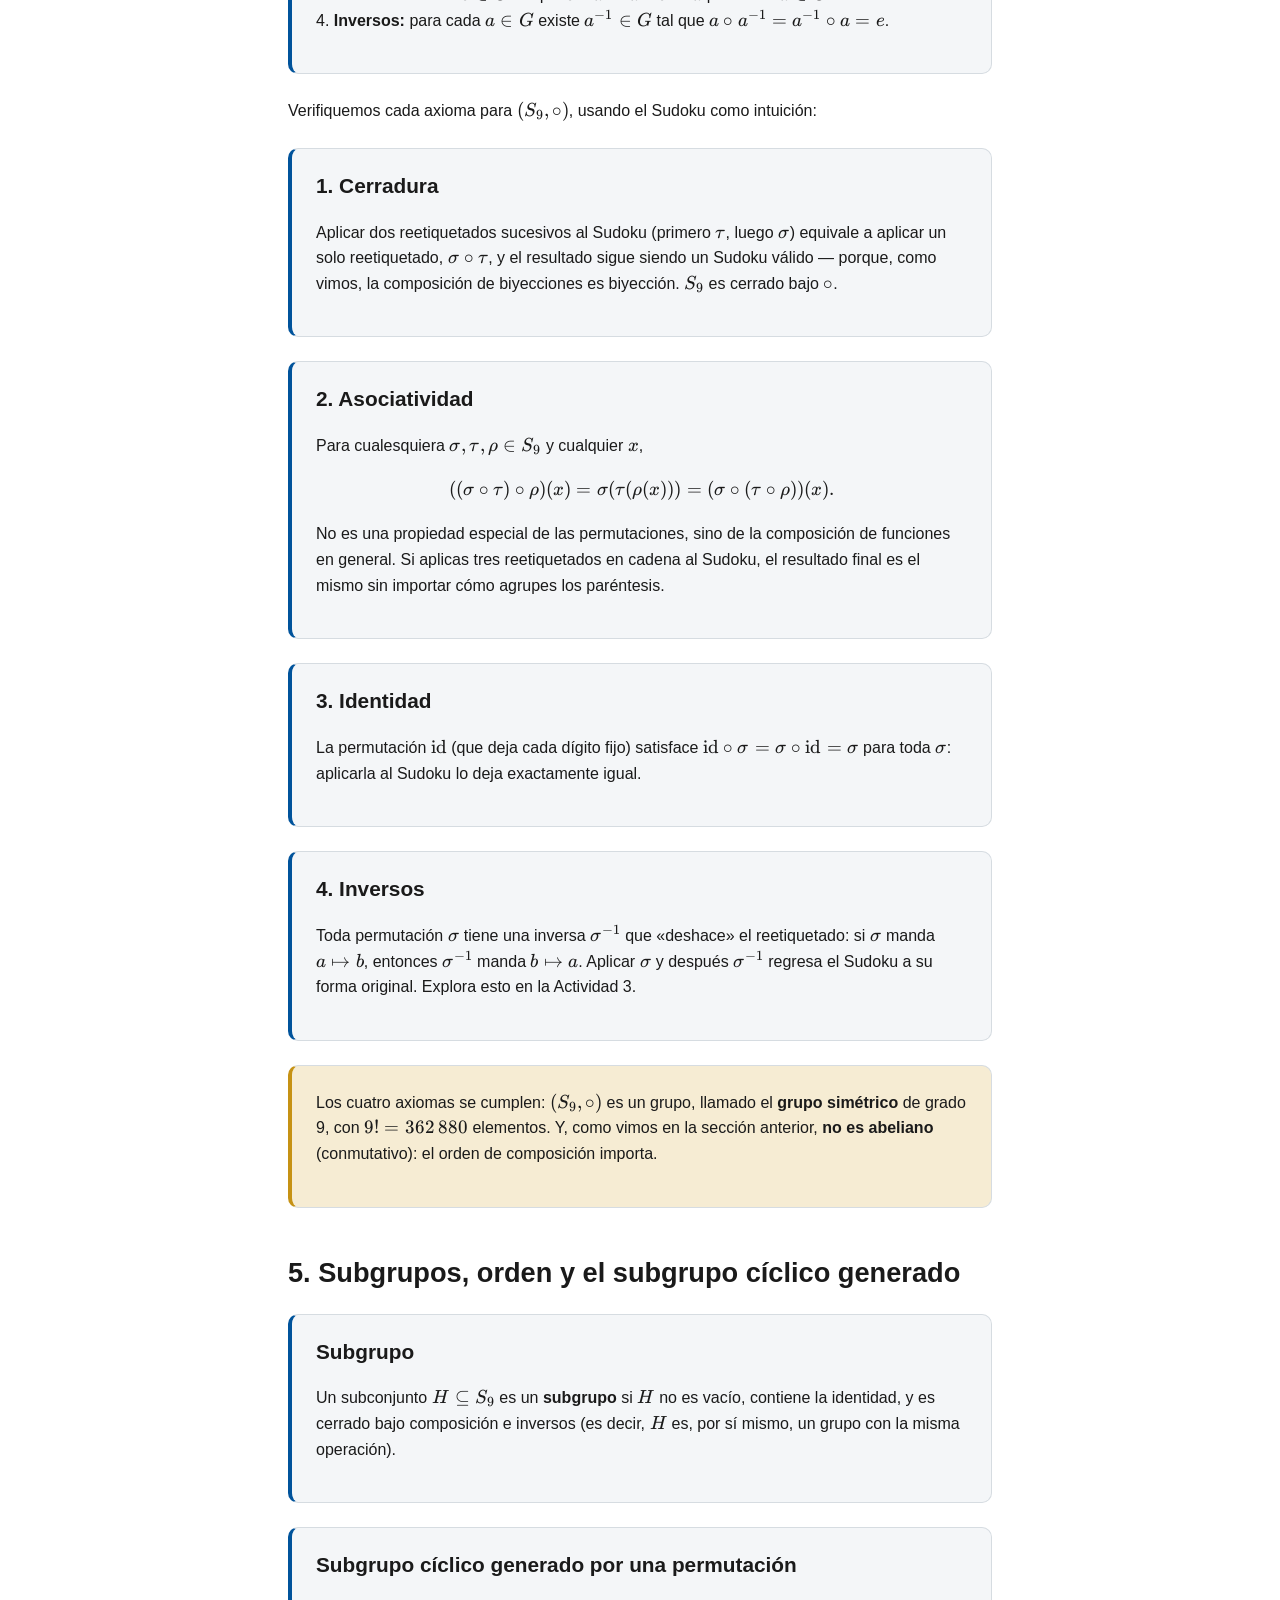
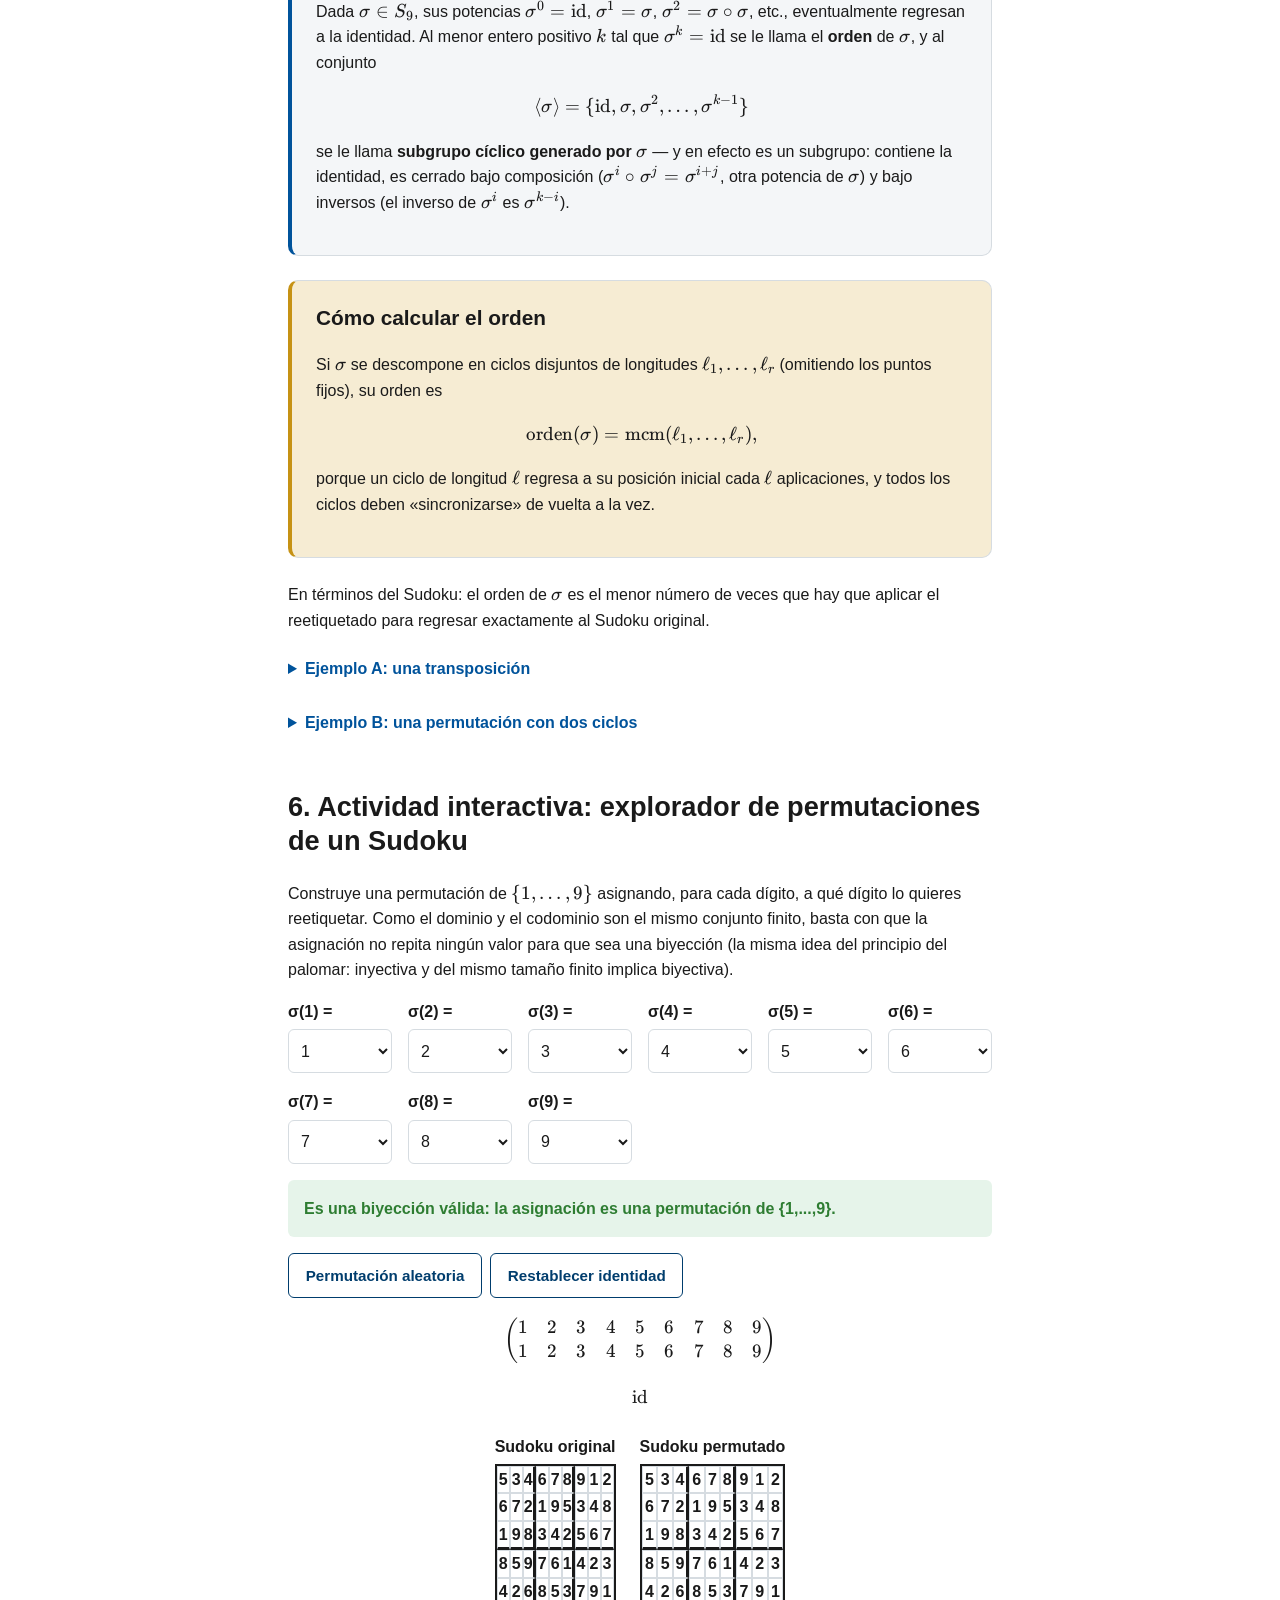
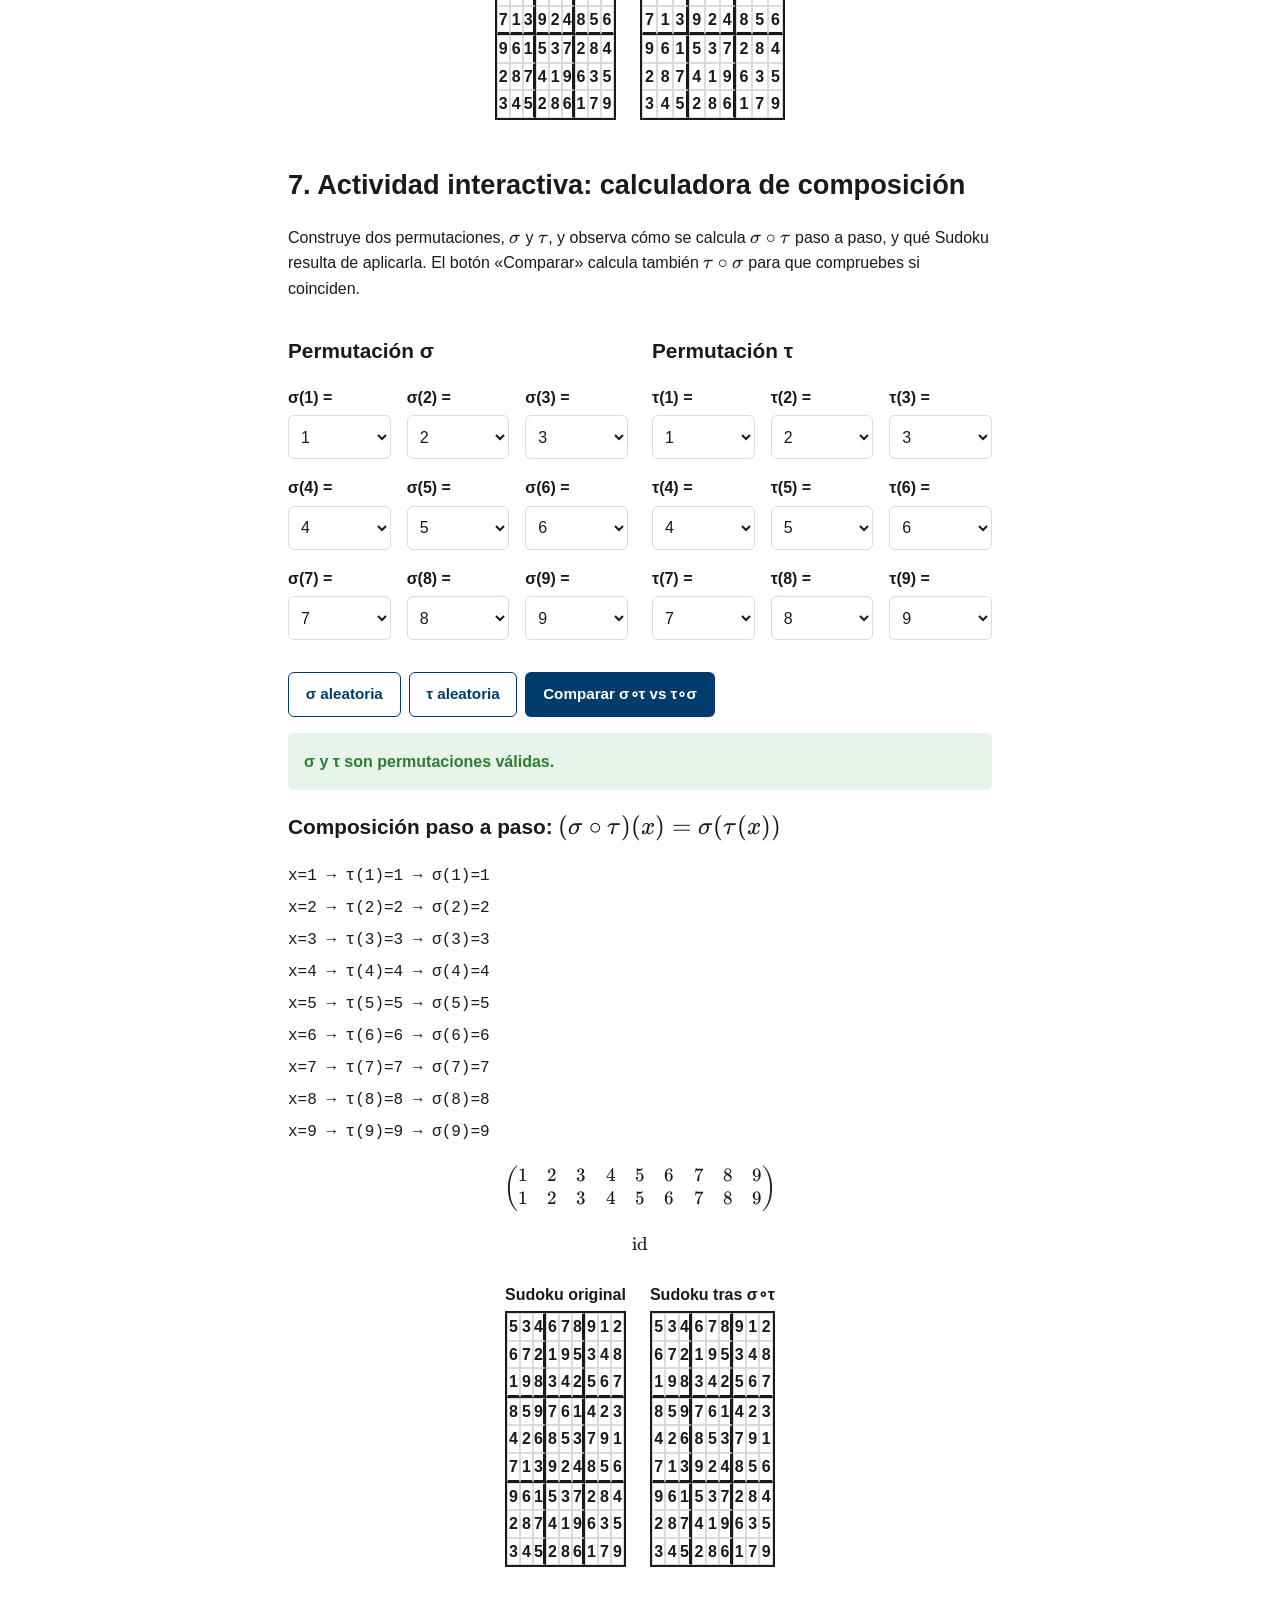
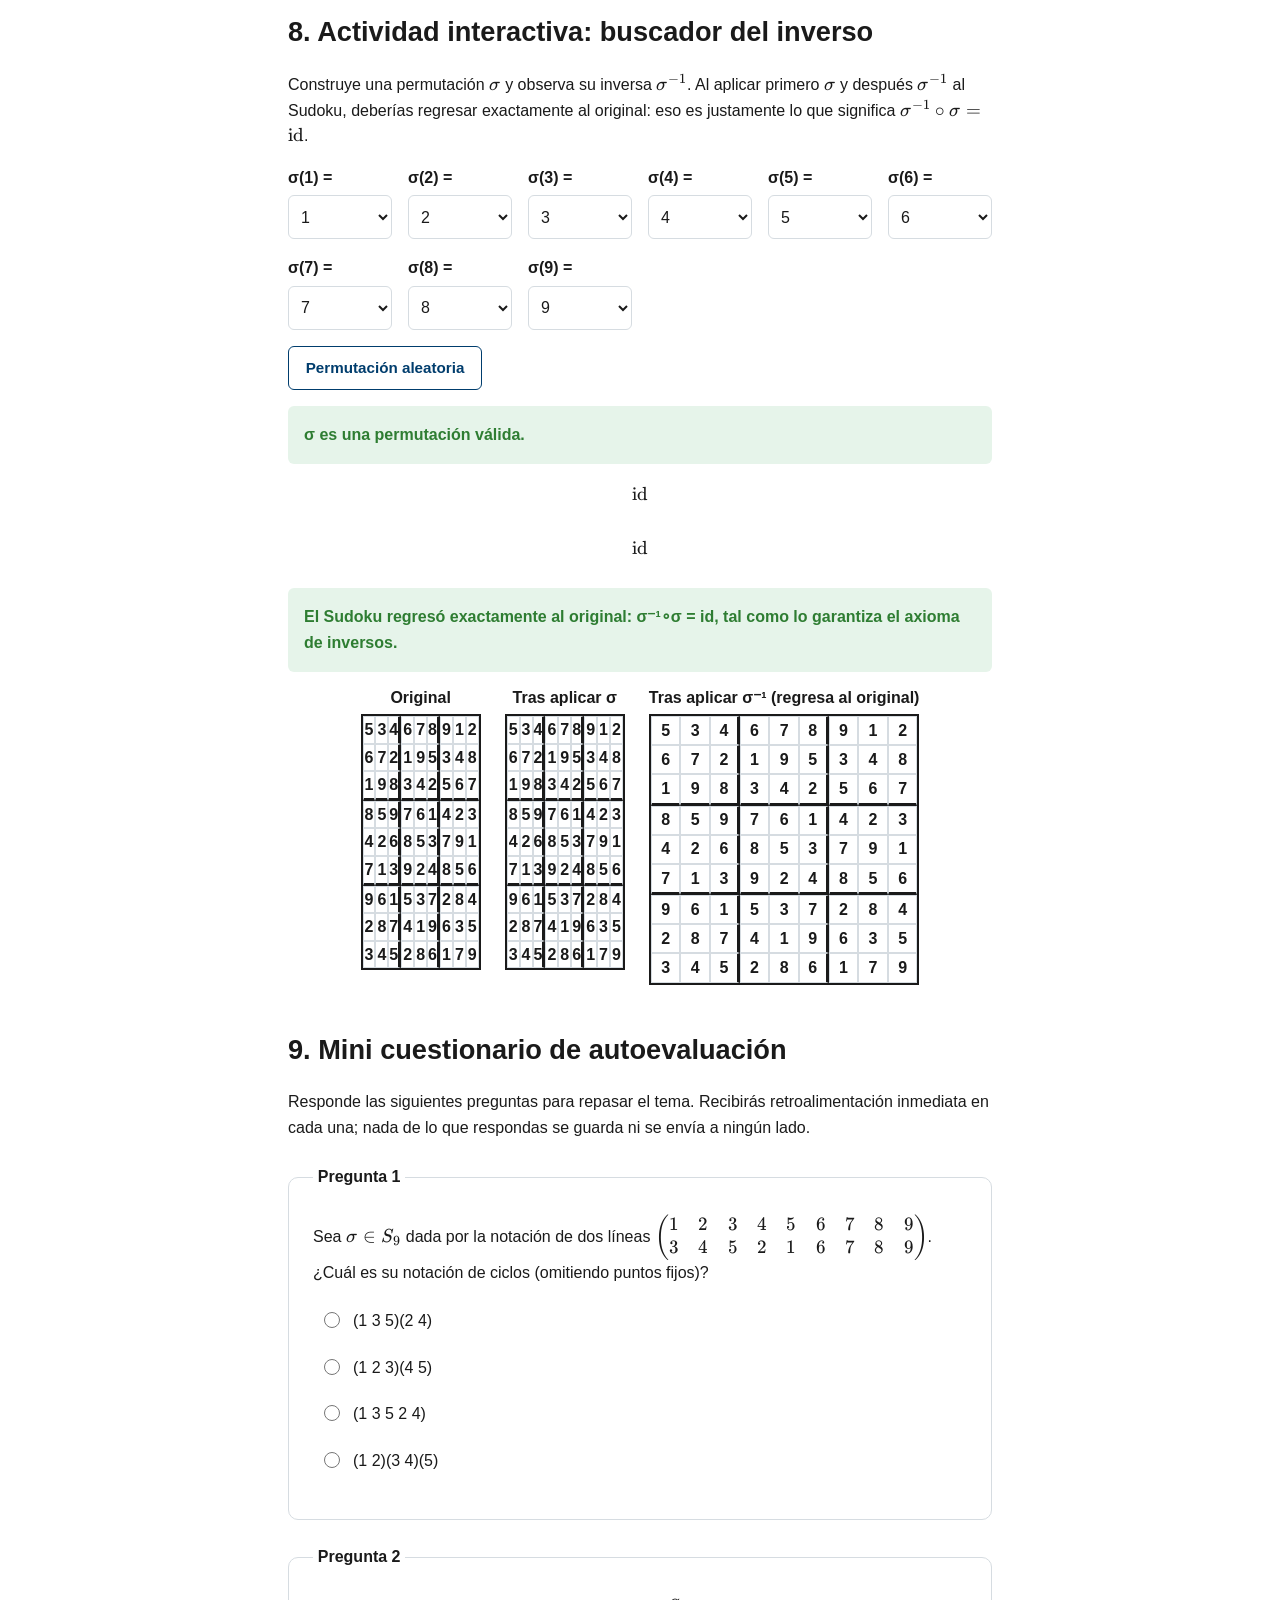
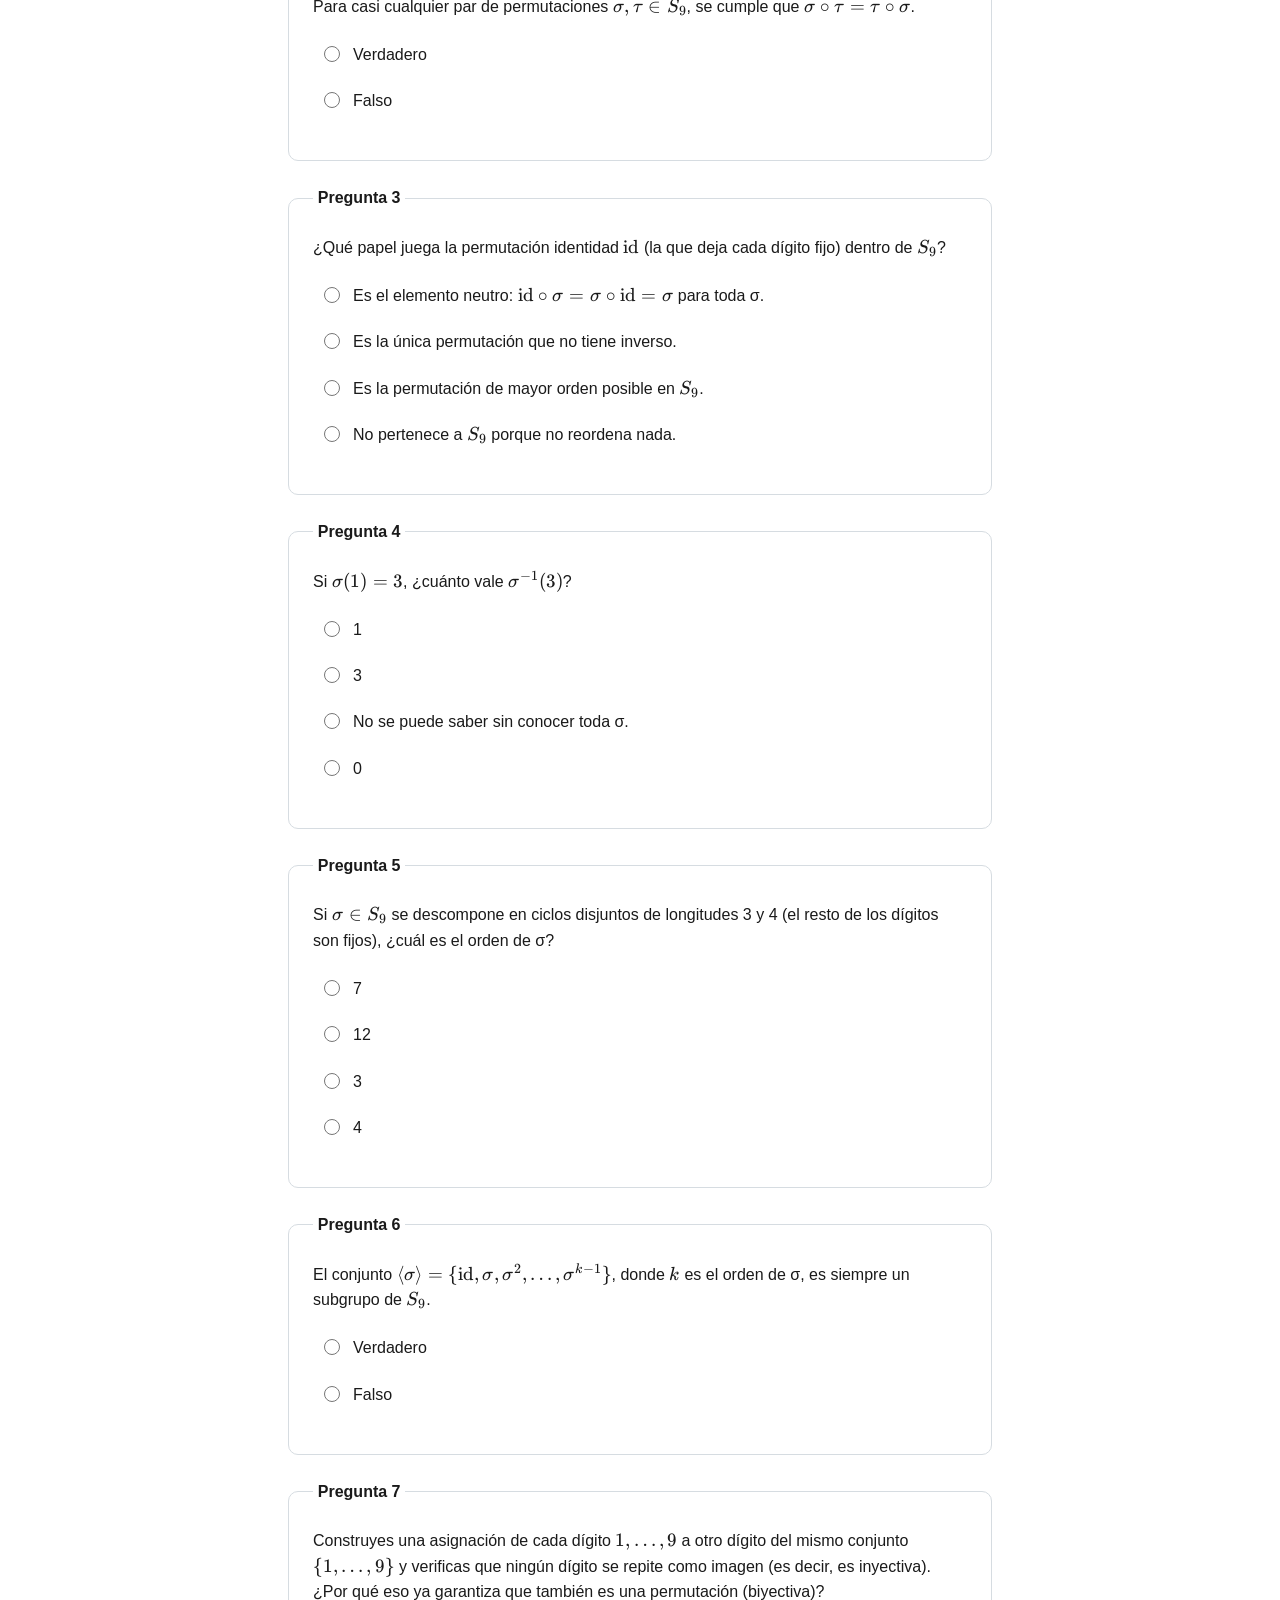
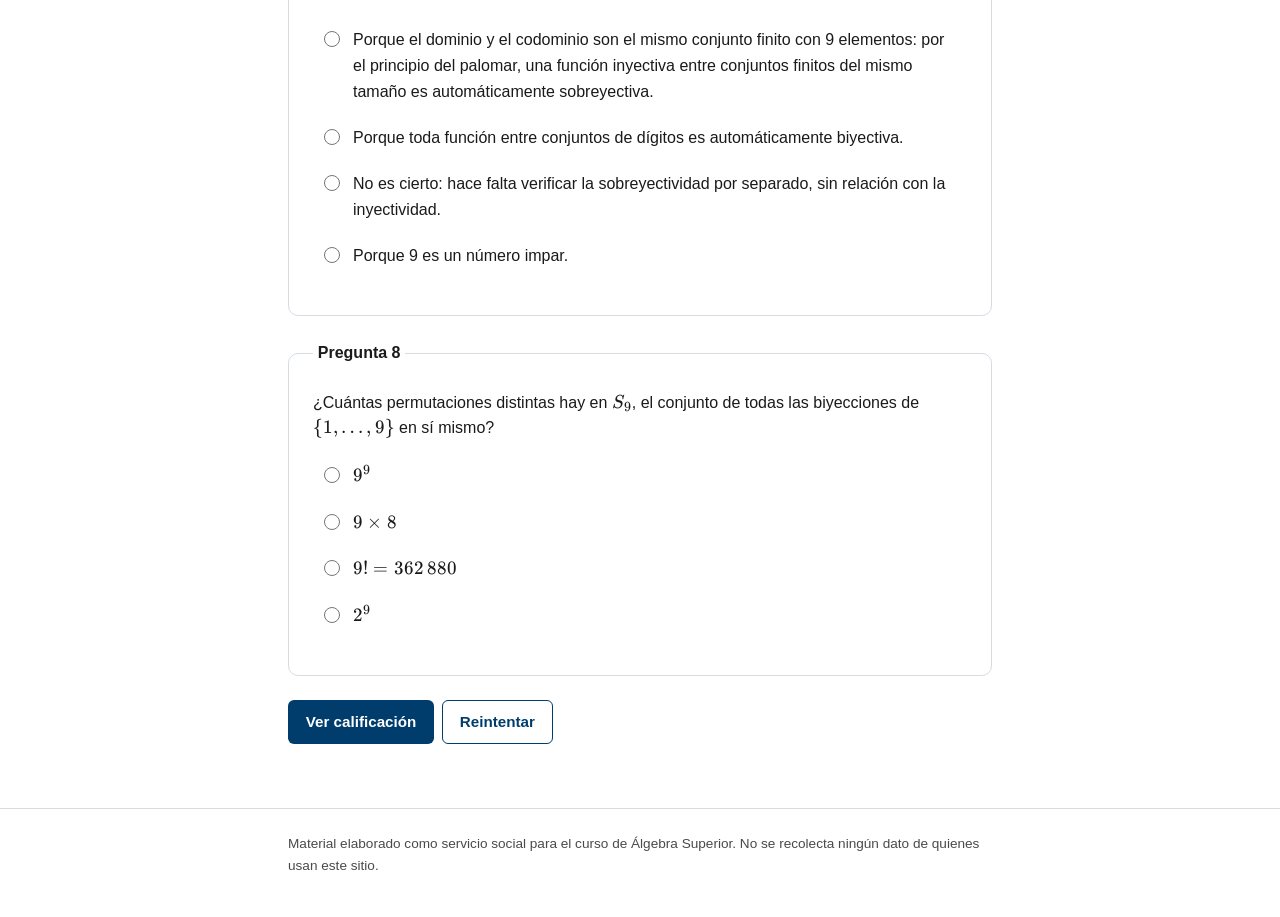
<file: temas/permutaciones/index.html>
<!DOCTYPE html>
<html lang="es">
<head>
<meta charset="UTF-8">
<meta name="viewport" content="width=device-width, initial-scale=1">
<title>Grupo de permutaciones — Álgebra Superior</title>
<meta name="description" content="Notación, composición, axiomas de grupo y subgrupos de S9, con un Sudoku como ejemplo motivador, y tres actividades interactivas.">
<link rel="icon" href="../../favicon.svg" type="image/svg+xml">
<link rel="stylesheet" href="../../vendor/katex/katex.min.css">
<link rel="stylesheet" href="../../css/variables.css">
<link rel="stylesheet" href="../../css/base.css">
<link rel="stylesheet" href="../../css/componentes.css">
<link rel="stylesheet" href="css/permutaciones.css">
</head>
<body>

<a class="saltar-enlace" href="#contenido-principal">Saltar al contenido</a>

<header class="encabezado-sitio">
  <div class="barra-encabezado">
    <a class="marca-sitio" href="../../index.html">
      <strong>Álgebra Superior</strong>
      <span>Material de apoyo · UNAM</span>
    </a>
    <button id="boton-tema" class="boton-tema" type="button" aria-pressed="false">
      <span aria-hidden="true">🌓</span>
      <span class="etiqueta-tema">Modo oscuro</span>
    </button>
  </div>
</header>

<nav class="nav-tema" aria-label="Secciones del tema">
  <ul>
    <li><a href="#intuicion">Intuición</a></li>
    <li><a href="#notacion">Notación</a></li>
    <li><a href="#composicion">Composición</a></li>
    <li><a href="#grupo-s9">Grupo S₉</a></li>
    <li><a href="#subgrupos">Subgrupos</a></li>
    <li><a href="#actividad1">Actividad 1</a></li>
    <li><a href="#actividad2">Actividad 2</a></li>
    <li><a href="#actividad3">Actividad 3</a></li>
    <li><a href="#quiz">Autoevaluación</a></li>
  </ul>
</nav>

<main id="contenido-principal">
  <h1>Grupo de permutaciones</h1>
  <p class="introduccion-tema">
    Un Sudoku resuelto y la idea de «reetiquetar sus dígitos» son la puerta de entrada a uno de
    los grupos más importantes de las matemáticas: el grupo simétrico.
  </p>

  <!-- ===================== 1. INTUICIÓN ===================== -->
  <section id="intuicion" class="seccion-tema">
    <h2>1. Intuición: reetiquetar un Sudoku</h2>
    <p>
      Considera un Sudoku ya resuelto: una cuadrícula de $9\times 9$ llena con los dígitos
      $1,\dots,9$ de modo que cada fila, cada columna y cada caja de $3\times 3$ contiene los
      nueve dígitos sin repetir ninguno.
    </p>

    <div id="intro-sudoku" class="tablero-sudoku" role="img" aria-label="Sudoku resuelto de ejemplo"></div>

    <p>
      Ahora imagina que decides <strong>reetiquetar</strong> los dígitos: en todas las celdas,
      cada vez que aparezca un $1$ lo cambias por un $6$, cada $6$ lo cambias por un $1$, y dejas
      los demás dígitos igual. ¿Sigue siendo válido el Sudoku resultante?
    </p>
    <p>
      Sí — y la razón es sencilla: la regla «sin repetidos» solo depende de si dos celdas de la
      misma fila, columna o caja tienen <em>el mismo símbolo</em> o no, nunca de cuál símbolo en
      particular sea. Si antes del reetiquetado no había símbolos repetidos, tampoco los habrá
      después, porque el reetiquetado nunca hace que dos símbolos antes distintos se vuelvan
      iguales, ni que dos símbolos antes iguales se vuelvan distintos.
    </p>

    <div class="caja caja-enunciado">
      <h3>La idea clave</h3>
      <p>
        Un reetiquetado de este tipo es exactamente una función biyectiva
        $\sigma : \{1,\dots,9\} \to \{1,\dots,9\}$: a cada dígito le asigna otro dígito, sin que
        dos dígitos distintos vayan a dar al mismo lugar. A esta clase de funciones se les llama
        <strong>permutaciones</strong>, y el conjunto de todas ellas — con la operación de
        «aplicar una después de otra» — tiene una estructura muy rica: la de <strong>grupo</strong>.
        El resto de este material explora esa estructura, usando el Sudoku como hilo conductor.
      </p>
    </div>
  </section>

  <!-- ===================== 2. NOTACIÓN ===================== -->
  <section id="notacion" class="seccion-tema">
    <h2>2. Permutaciones: definición y notación</h2>

    <div class="caja caja-definicion">
      <h3>Definición</h3>
      <p>
        Una <strong>permutación</strong> del conjunto $\{1,2,\dots,9\}$ es una función biyectiva
        $\sigma : \{1,\dots,9\} \to \{1,\dots,9\}$. Al conjunto de todas las permutaciones de
        $\{1,\dots,9\}$ se le llama <strong>grupo simétrico de grado 9</strong> y se denota $S_9$.
      </p>
    </div>

    <p>
      Hay dos formas usuales de escribir una permutación. La <strong>notación de dos líneas</strong>
      escribe el dominio arriba y las imágenes correspondientes abajo:
    </p>
    <p>
      $$ \sigma = \begin{pmatrix} 1 & 2 & \cdots & 9 \\ \sigma(1) & \sigma(2) & \cdots & \sigma(9) \end{pmatrix} $$
    </p>
    <p>Por ejemplo, la permutación dada por</p>
    <p>
      $$ \sigma = \begin{pmatrix} 1 & 2 & 3 & 4 & 5 & 6 & 7 & 8 & 9 \\ 3 & 4 & 5 & 2 & 1 & 6 & 7 & 8 & 9 \end{pmatrix} $$
    </p>
    <p>
      manda $1\mapsto 3$, $3\mapsto 5$, $5\mapsto 1$, $2\mapsto 4$, $4\mapsto 2$, y deja fijos a
      $6,7,8,9$ (es decir, $\sigma(6)=6$, etc.).
    </p>

    <div class="caja caja-definicion">
      <h3>Notación de ciclos</h3>
      <p>
        Siguiendo las imágenes de un elemento hasta regresar a él se obtienen los
        <strong>ciclos</strong> de la permutación. Para la $\sigma$ anterior: empezando en $1$,
        $1\to 3\to 5\to 1$ da el ciclo $(1\;3\;5)$; empezando en $2$, $2\to 4\to 2$ da el ciclo
        $(2\;4)$. Los elementos fijos ($6,7,8,9$) se omiten. Así, en notación de ciclos:
      </p>
      <p>$$ \sigma = (1\;3\;5)(2\;4). $$</p>
      <p>
        La permutación que deja fijo a todo elemento se llama <strong>identidad</strong> y se
        escribe $\text{id}$ (o simplemente $()$, sin ciclos que mostrar).
      </p>
    </div>
  </section>

  <!-- ===================== 3. COMPOSICIÓN ===================== -->
  <section id="composicion" class="seccion-tema">
    <h2>3. Composición de permutaciones</h2>
    <p>
      Como las permutaciones son funciones, se pueden componer: dadas $\sigma,\tau \in S_9$, su
      composición $\sigma\circ\tau$ es la función
    </p>
    <p>$$ (\sigma\circ\tau)(x) = \sigma(\tau(x)), $$</p>
    <p>
      es decir, primero se aplica $\tau$ y después $\sigma$. Como la composición de dos funciones
      biyectivas es biyectiva, $\sigma\circ\tau$ es de nuevo una permutación: la composición nunca
      se «sale» de $S_9$.
    </p>

    <div class="caja caja-advertencia">
      <h3>La composición no es conmutativa</h3>
      <p>
        Sean $\sigma=(1\;2)$ y $\tau=(2\;3)$ (cada una deja fijos los dígitos que no menciona).
        Calculando $\sigma\circ\tau$ (primero $\tau$, luego $\sigma$):
      </p>
      <p>
        $$ (\sigma\circ\tau)(1)=\sigma(1)=2, \quad (\sigma\circ\tau)(2)=\sigma(3)=3, \quad
        (\sigma\circ\tau)(3)=\sigma(2)=1, $$
      </p>
      <p>así que $\sigma\circ\tau=(1\;2\;3)$. Pero componiendo en el otro orden:</p>
      <p>
        $$ (\tau\circ\sigma)(1)=\tau(2)=3, \quad (\tau\circ\sigma)(2)=\tau(1)=1, \quad
        (\tau\circ\sigma)(3)=\tau(3)=2, $$
      </p>
      <p>
        es decir $\tau\circ\sigma=(1\;3\;2)$. Como $(1\;2\;3)\neq(1\;3\;2)$, se tiene
        $\sigma\circ\tau\neq\tau\circ\sigma$: en $S_9$, en general <strong>el orden en que se
        componen las permutaciones importa</strong>. Puedes comprobarlo tú mismo con cualquier par
        de reetiquetados en la Actividad 2.
      </p>
    </div>
  </section>

  <!-- ===================== 4. GRUPO S9 ===================== -->
  <section id="grupo-s9" class="seccion-tema">
    <h2>4. El grupo $S_9$: verificación de los axiomas</h2>

    <div class="caja caja-definicion">
      <h3>Definición de grupo</h3>
      <p>Un <strong>grupo</strong> es un conjunto $G$ con una operación $\circ$ que cumple:</p>
      <p>
        1. <strong>Cerradura:</strong> $a\circ b \in G$ para cualesquiera $a,b \in G$.<br>
        2. <strong>Asociatividad:</strong> $(a\circ b)\circ c = a\circ(b\circ c)$ para todos
        $a,b,c \in G$.<br>
        3. <strong>Identidad:</strong> existe $e \in G$ tal que $e\circ a = a\circ e = a$ para todo
        $a \in G$.<br>
        4. <strong>Inversos:</strong> para cada $a \in G$ existe $a^{-1} \in G$ tal que
        $a\circ a^{-1} = a^{-1}\circ a = e$.
      </p>
    </div>

    <p>Verifiquemos cada axioma para $(S_9,\circ)$, usando el Sudoku como intuición:</p>

    <div class="caja caja-definicion">
      <h3>1. Cerradura</h3>
      <p>
        Aplicar dos reetiquetados sucesivos al Sudoku (primero $\tau$, luego $\sigma$) equivale a
        aplicar un solo reetiquetado, $\sigma\circ\tau$, y el resultado sigue siendo un Sudoku
        válido — porque, como vimos, la composición de biyecciones es biyección. $S_9$ es cerrado
        bajo $\circ$.
      </p>
    </div>

    <div class="caja caja-definicion">
      <h3>2. Asociatividad</h3>
      <p>Para cualesquiera $\sigma,\tau,\rho \in S_9$ y cualquier $x$,</p>
      <p>
        $$ ((\sigma\circ\tau)\circ\rho)(x) = \sigma(\tau(\rho(x))) = (\sigma\circ(\tau\circ\rho))(x). $$
      </p>
      <p>
        No es una propiedad especial de las permutaciones, sino de la composición de funciones en
        general. Si aplicas tres reetiquetados en cadena al Sudoku, el resultado final es el mismo
        sin importar cómo agrupes los paréntesis.
      </p>
    </div>

    <div class="caja caja-definicion">
      <h3>3. Identidad</h3>
      <p>
        La permutación $\text{id}$ (que deja cada dígito fijo) satisface
        $\text{id}\circ\sigma = \sigma\circ\text{id} = \sigma$ para toda $\sigma$: aplicarla al
        Sudoku lo deja exactamente igual.
      </p>
    </div>

    <div class="caja caja-definicion">
      <h3>4. Inversos</h3>
      <p>
        Toda permutación $\sigma$ tiene una inversa $\sigma^{-1}$ que «deshace» el reetiquetado: si
        $\sigma$ manda $a\mapsto b$, entonces $\sigma^{-1}$ manda $b\mapsto a$. Aplicar $\sigma$ y
        después $\sigma^{-1}$ regresa el Sudoku a su forma original. Explora esto en la Actividad 3.
      </p>
    </div>

    <div class="caja caja-enunciado">
      <p>
        Los cuatro axiomas se cumplen: $(S_9,\circ)$ es un grupo, llamado el <strong>grupo
        simétrico</strong> de grado 9, con $9! = 362\,880$ elementos. Y, como vimos en la sección
        anterior, <strong>no es abeliano</strong> (conmutativo): el orden de composición importa.
      </p>
    </div>
  </section>

  <!-- ===================== 5. SUBGRUPOS ===================== -->
  <section id="subgrupos" class="seccion-tema">
    <h2>5. Subgrupos, orden y el subgrupo cíclico generado</h2>

    <div class="caja caja-definicion">
      <h3>Subgrupo</h3>
      <p>
        Un subconjunto $H \subseteq S_9$ es un <strong>subgrupo</strong> si $H$ no es vacío,
        contiene la identidad, y es cerrado bajo composición e inversos (es decir, $H$ es, por sí
        mismo, un grupo con la misma operación).
      </p>
    </div>

    <div class="caja caja-definicion">
      <h3>Subgrupo cíclico generado por una permutación</h3>
      <p>
        Dada $\sigma \in S_9$, sus potencias $\sigma^0=\text{id}$, $\sigma^1=\sigma$,
        $\sigma^2=\sigma\circ\sigma$, etc., eventualmente regresan a la identidad. Al menor entero
        positivo $k$ tal que $\sigma^k=\text{id}$ se le llama el <strong>orden</strong> de
        $\sigma$, y al conjunto
      </p>
      <p>$$ \langle\sigma\rangle = \{\text{id}, \sigma, \sigma^2, \dots, \sigma^{k-1}\} $$</p>
      <p>
        se le llama <strong>subgrupo cíclico generado por $\sigma$</strong> — y en efecto es un
        subgrupo: contiene la identidad, es cerrado bajo composición
        ($\sigma^i\circ\sigma^j=\sigma^{i+j}$, otra potencia de $\sigma$) y bajo inversos (el
        inverso de $\sigma^i$ es $\sigma^{k-i}$).
      </p>
    </div>

    <div class="caja caja-enunciado">
      <h3>Cómo calcular el orden</h3>
      <p>
        Si $\sigma$ se descompone en ciclos disjuntos de longitudes $\ell_1,\dots,\ell_r$
        (omitiendo los puntos fijos), su orden es
      </p>
      <p>$$ \text{orden}(\sigma) = \text{mcm}(\ell_1,\dots,\ell_r), $$</p>
      <p>
        porque un ciclo de longitud $\ell$ regresa a su posición inicial cada $\ell$ aplicaciones,
        y todos los ciclos deben «sincronizarse» de vuelta a la vez.
      </p>
    </div>

    <p>
      En términos del Sudoku: el orden de $\sigma$ es el menor número de veces que hay que aplicar
      el reetiquetado para regresar exactamente al Sudoku original.
    </p>

    <details class="solucion">
      <summary>Ejemplo A: una transposición</summary>
      <div class="contenido-solucion">
        <p>
          Sea $\tau=(1\;2)$. Como $\tau^2=\text{id}$, su orden es $2$, y
          $\langle\tau\rangle=\{\text{id},\tau\}$: el subgrupo cíclico más pequeño posible (salvo
          el trivial $\{\text{id}\}$).
        </p>
      </div>
    </details>

    <details class="solucion">
      <summary>Ejemplo B: una permutación con dos ciclos</summary>
      <div class="contenido-solucion">
        <p>
          Sea $\sigma=(1\;3\;5)(2\;4)$ (la misma de la sección 2). Sus ciclos tienen longitudes
          $3$ y $2$, así que su orden es $\text{mcm}(3,2)=6$. Las seis potencias de $\sigma$ son:
        </p>
        <p>
          $\sigma^0=\text{id}$, &nbsp; $\sigma^1=(1\;3\;5)(2\;4)$, &nbsp; $\sigma^2=(1\;5\;3)$,
          &nbsp; $\sigma^3=(2\;4)$, &nbsp; $\sigma^4=(1\;3\;5)$, &nbsp;
          $\sigma^5=(1\;5\;3)(2\;4)$,
        </p>
        <p>
          y $\sigma^6=\text{id}$ de nuevo. Nota cómo el ciclo de longitud 2 «termina» en
          $\sigma^2,\sigma^4,\sigma^6$ (múltiplos de 2) mientras que el de longitud 3 termina en
          $\sigma^3,\sigma^6$ (múltiplos de 3); ambos coinciden por primera vez en
          $\sigma^6$, con $\text{mcm}(3,2)=6$.
        </p>
      </div>
    </details>
  </section>

  <!-- ===================== 6. ACTIVIDAD 1 ===================== -->
  <section id="actividad1" class="seccion-tema">
    <h2>6. Actividad interactiva: explorador de permutaciones de un Sudoku</h2>
    <p>
      Construye una permutación de $\{1,\dots,9\}$ asignando, para cada dígito, a qué dígito lo
      quieres reetiquetar. Como el dominio y el codominio son el mismo conjunto finito, basta con
      que la asignación no repita ningún valor para que sea una biyección (la misma idea del
      principio del palomar: inyectiva y del mismo tamaño finito implica biyectiva).
    </p>

    <div id="act1-constructor-permutacion"></div>

    <p id="act1-resumen-biyeccion" class="aviso aviso-info" role="status" aria-live="polite"></p>

    <div class="grupo-botones">
      <button id="act1-boton-aleatorio" type="button" class="boton boton-secundario">Permutación aleatoria</button>
      <button id="act1-boton-identidad" type="button" class="boton boton-secundario">Restablecer identidad</button>
    </div>

    <div id="act1-notacion-dos-lineas" class="formula-dinamica"></div>
    <div id="act1-notacion-ciclos" class="formula-dinamica notacion-ciclos"></div>

    <div class="rejilla-sudokus">
      <div class="tarjeta-sudoku">
        <h4>Sudoku original</h4>
        <div id="act1-sudoku-original" class="tablero-sudoku" role="img" aria-label="Sudoku original"></div>
      </div>
      <div class="tarjeta-sudoku">
        <h4>Sudoku permutado</h4>
        <div id="act1-sudoku-transformado" class="tablero-sudoku" role="img" aria-label="Sudoku con los dígitos reetiquetados"></div>
      </div>
    </div>
  </section>

  <!-- ===================== 7. ACTIVIDAD 2 ===================== -->
  <section id="actividad2" class="seccion-tema">
    <h2>7. Actividad interactiva: calculadora de composición</h2>
    <p>
      Construye dos permutaciones, $\sigma$ y $\tau$, y observa cómo se calcula
      $\sigma\circ\tau$ paso a paso, y qué Sudoku resulta de aplicarla. El botón «Comparar»
      calcula también $\tau\circ\sigma$ para que compruebes si coinciden.
    </p>

    <div class="rejilla-constructores">
      <div>
        <h3>Permutación σ</h3>
        <div id="act2-constructor-sigma"></div>
      </div>
      <div>
        <h3>Permutación τ</h3>
        <div id="act2-constructor-tau"></div>
      </div>
    </div>

    <div class="grupo-botones">
      <button id="act2-boton-aleatorio-sigma" type="button" class="boton boton-secundario">σ aleatoria</button>
      <button id="act2-boton-aleatorio-tau" type="button" class="boton boton-secundario">τ aleatoria</button>
      <button id="act2-boton-comparar" type="button" class="boton boton-primario">Comparar σ∘τ vs τ∘σ</button>
    </div>

    <p id="act2-mensaje-validez" class="aviso aviso-info" role="status" aria-live="polite"></p>

    <h3>Composición paso a paso: $(\sigma\circ\tau)(x) = \sigma(\tau(x))$</h3>
    <ul id="act2-pasos-composicion" class="lista-pasos-composicion"></ul>

    <div id="act2-notacion-dos-lineas" class="formula-dinamica"></div>
    <div id="act2-notacion-ciclos" class="formula-dinamica notacion-ciclos"></div>

    <p id="act2-mensaje-conmutatividad" class="aviso aviso-info" role="status" aria-live="polite"></p>

    <div class="rejilla-sudokus">
      <div class="tarjeta-sudoku">
        <h4>Sudoku original</h4>
        <div id="act2-sudoku-original" class="tablero-sudoku" role="img" aria-label="Sudoku original"></div>
      </div>
      <div class="tarjeta-sudoku">
        <h4>Sudoku tras σ∘τ</h4>
        <div id="act2-sudoku-resultado" class="tablero-sudoku" role="img" aria-label="Sudoku con los dígitos reetiquetados por la composición"></div>
      </div>
    </div>
  </section>

  <!-- ===================== 8. ACTIVIDAD 3 ===================== -->
  <section id="actividad3" class="seccion-tema">
    <h2>8. Actividad interactiva: buscador del inverso</h2>
    <p>
      Construye una permutación $\sigma$ y observa su inversa $\sigma^{-1}$. Al aplicar primero
      $\sigma$ y después $\sigma^{-1}$ al Sudoku, deberías regresar exactamente al original: eso
      es justamente lo que significa $\sigma^{-1}\circ\sigma=\text{id}$.
    </p>

    <div id="act3-constructor-permutacion"></div>

    <div class="grupo-botones">
      <button id="act3-boton-aleatorio" type="button" class="boton boton-secundario">Permutación aleatoria</button>
    </div>

    <p id="act3-mensaje-validez" class="aviso aviso-info" role="status" aria-live="polite"></p>

    <div id="act3-notacion-sigma" class="formula-dinamica"></div>
    <div id="act3-notacion-inversa" class="formula-dinamica notacion-ciclos"></div>

    <p id="act3-mensaje-verificacion" class="aviso aviso-info" role="status" aria-live="polite"></p>

    <div class="rejilla-sudokus">
      <div class="tarjeta-sudoku">
        <h4>Original</h4>
        <div id="act3-sudoku-original" class="tablero-sudoku" role="img" aria-label="Sudoku original"></div>
      </div>
      <div class="tarjeta-sudoku">
        <h4>Tras aplicar σ</h4>
        <div id="act3-sudoku-sigma" class="tablero-sudoku" role="img" aria-label="Sudoku tras aplicar sigma"></div>
      </div>
      <div class="tarjeta-sudoku">
        <h4>Tras aplicar σ⁻¹ (regresa al original)</h4>
        <div id="act3-sudoku-inversa" class="tablero-sudoku" role="img" aria-label="Sudoku tras aplicar sigma y luego su inversa"></div>
      </div>
    </div>
  </section>

  <!-- ===================== 9. CUESTIONARIO ===================== -->
  <section id="quiz" class="seccion-tema">
    <h2>9. Mini cuestionario de autoevaluación</h2>
    <p>
      Responde las siguientes preguntas para repasar el tema. Recibirás retroalimentación
      inmediata en cada una; nada de lo que respondas se guarda ni se envía a ningún lado.
    </p>

    <form id="quiz-formulario">
      <div id="quiz-preguntas"></div>

      <div class="grupo-botones">
        <button id="quiz-boton-calificar" type="button" class="boton boton-primario">Ver calificación</button>
        <button id="quiz-boton-reiniciar" type="button" class="boton boton-secundario">Reintentar</button>
      </div>

      <p id="quiz-calificacion" class="aviso aviso-info calificacion-final" role="status" aria-live="assertive"></p>
    </form>
  </section>
</main>

<footer class="pie-sitio">
  <div>
    <p>
      Material elaborado como servicio social para el curso de Álgebra Superior.
      No se recolecta ningún dato de quienes usan este sitio.
    </p>
  </div>
</footer>

<script src="../../vendor/katex/katex.min.js"></script>
<script src="../../vendor/katex/contrib/auto-render.min.js"></script>
<script src="../../js/comun.js"></script>
<script src="js/permutaciones-datos.js"></script>
<script src="js/permutaciones-comun.js"></script>
<script src="js/permutaciones-actividad1.js"></script>
<script src="js/permutaciones-actividad2.js"></script>
<script src="js/permutaciones-actividad3.js"></script>
<script src="js/permutaciones-quiz.js"></script>
<script src="js/permutaciones-main.js"></script>
</body>
</html>
</file>
<file: css/variables.css>
/*
  Paleta institucional UNAM (azul + dorado) y tokens compartidos.
  Modo claro por defecto; modo oscuro vía [data-tema="oscuro"] en <html>.
  Contrastes verificados contra WCAG AA (texto normal >= 4.5:1, UI/texto grande >= 3:1).
*/

:root {
  /* Tipografía y espaciado */
  --fuente-base: -apple-system, "Segoe UI", Roboto, Helvetica, Arial, sans-serif;
  --fuente-mono: "SFMono-Regular", Consolas, "Liberation Mono", Menlo, monospace;
  --radio-borde: 10px;
  --radio-borde-chico: 6px;
  --espacio-1: 0.5rem;
  --espacio-2: 1rem;
  --espacio-3: 1.5rem;
  --espacio-4: 2rem;
  --espacio-5: 3rem;
  --ancho-contenido: 46rem;
  --sombra: 0 1px 3px rgba(0, 0, 0, 0.12), 0 1px 2px rgba(0, 0, 0, 0.08);
  --duracion-transicion: 160ms;

  /* --- Tema claro --- */
  --color-fondo: #ffffff;
  --color-fondo-alterno: #f4f6f8;
  --color-fondo-tarjeta: #ffffff;
  --color-texto: #1a1a1a;
  --color-texto-tenue: #4a4a4a;
  --color-primario: #003d6d;
  --color-primario-hover: #00294a;
  --color-sobre-primario: #ffffff;
  --color-secundario: #00539b;
  --color-acento: #c69214;
  --color-acento-suave: #f6ecd3;
  --color-acento-texto: #8a6408;
  --color-exito: #2e7d32;
  --color-exito-suave: #e6f4ea;
  --color-error: #c62828;
  --color-error-suave: #fbe9e7;
  --color-advertencia: #b45309;
  --color-advertencia-suave: #fdf1e0;
  --color-borde: #d6dce1;
  --color-foco: #8a6408;
}

@media (prefers-color-scheme: dark) {
  :root:not([data-tema="claro"]) {
    --color-fondo: #0b1f33;
    --color-fondo-alterno: #16283d;
    --color-fondo-tarjeta: #132a42;
    --color-texto: #f2f4f6;
    --color-texto-tenue: #c8d0d8;
    --color-primario: #5b9bd5;
    --color-primario-hover: #7fb3e0;
    --color-sobre-primario: #06121f;
    --color-secundario: #8ab6e0;
    --color-acento: #e3b23c;
    --color-acento-suave: #2c2410;
    --color-acento-texto: #f0c766;
    --color-exito: #6fcf77;
    --color-exito-suave: #16321c;
    --color-error: #ff6b6b;
    --color-error-suave: #3a1616;
    --color-advertencia: #f5a623;
    --color-advertencia-suave: #3a2a0c;
    --color-borde: #2c4159;
    --color-foco: #e3b23c;
  }
}

:root[data-tema="oscuro"] {
  --color-fondo: #0b1f33;
  --color-fondo-alterno: #16283d;
  --color-fondo-tarjeta: #132a42;
  --color-texto: #f2f4f6;
  --color-texto-tenue: #c8d0d8;
  --color-primario: #5b9bd5;
  --color-primario-hover: #7fb3e0;
  --color-sobre-primario: #06121f;
  --color-secundario: #8ab6e0;
  --color-acento: #e3b23c;
  --color-acento-suave: #2c2410;
  --color-acento-texto: #f0c766;
  --color-exito: #6fcf77;
  --color-exito-suave: #16321c;
  --color-error: #ff6b6b;
  --color-error-suave: #3a1616;
  --color-advertencia: #f5a623;
  --color-advertencia-suave: #3a2a0c;
  --color-borde: #2c4159;
  --color-foco: #e3b23c;
}
</file>
<file: css/base.css>
/* Reset y estilos base compartidos por todo el sitio */

*,
*::before,
*::after {
  box-sizing: border-box;
}

html {
  -webkit-text-size-adjust: 100%;
  scroll-behavior: smooth;
}

body {
  margin: 0;
  min-height: 100vh;
  background-color: var(--color-fondo);
  color: var(--color-texto);
  font-family: var(--fuente-base);
  font-size: 1rem;
  line-height: 1.6;
  transition: background-color var(--duracion-transicion) ease, color var(--duracion-transicion) ease;
}

img,
svg {
  max-width: 100%;
  display: block;
}

h1,
h2,
h3,
h4 {
  line-height: 1.25;
  color: var(--color-texto);
}

h1 {
  font-size: clamp(1.6rem, 5vw, 2.2rem);
}

h2 {
  font-size: clamp(1.3rem, 4vw, 1.7rem);
  margin-top: var(--espacio-5);
}

h3 {
  font-size: clamp(1.1rem, 3vw, 1.3rem);
}

p {
  margin: 0 0 var(--espacio-2);
}

a {
  color: var(--color-secundario);
  text-decoration-thickness: 2px;
  text-underline-offset: 2px;
}

a:hover {
  color: var(--color-primario);
}

ul,
ol {
  padding-left: 1.3em;
}

/* Foco visible consistente en todo control interactivo: nunca se suprime sin reemplazo */
:focus-visible {
  outline: 3px solid var(--color-foco);
  outline-offset: 2px;
  border-radius: 2px;
}

/* Enlace "saltar al contenido" */
.saltar-enlace {
  position: absolute;
  left: var(--espacio-2);
  top: -3rem;
  background: var(--color-primario);
  color: var(--color-sobre-primario);
  padding: var(--espacio-1) var(--espacio-2);
  border-radius: var(--radio-borde-chico);
  z-index: 100;
  transition: top var(--duracion-transicion) ease;
}

.saltar-enlace:focus {
  top: var(--espacio-2);
}

/* Layout compartido */
.encabezado-sitio {
  border-bottom: 1px solid var(--color-borde);
  background-color: var(--color-fondo-alterno);
}

.barra-encabezado {
  max-width: var(--ancho-contenido);
  margin: 0 auto;
  padding: var(--espacio-2);
  display: flex;
  align-items: center;
  justify-content: space-between;
  gap: var(--espacio-2);
}

.marca-sitio {
  display: flex;
  flex-direction: column;
  gap: 0.1rem;
  text-decoration: none;
  color: var(--color-texto);
}

.marca-sitio strong {
  font-size: 1.05rem;
  color: var(--color-primario);
}

.marca-sitio span {
  font-size: 0.8rem;
  color: var(--color-texto-tenue);
}

main {
  max-width: var(--ancho-contenido);
  margin: 0 auto;
  padding: var(--espacio-3) var(--espacio-2) var(--espacio-5);
}

footer.pie-sitio {
  border-top: 1px solid var(--color-borde);
  color: var(--color-texto-tenue);
  font-size: 0.85rem;
}

.pie-sitio > div {
  max-width: var(--ancho-contenido);
  margin: 0 auto;
  padding: var(--espacio-3) var(--espacio-2);
}

/* Botón de alternar tema claro/oscuro */
.boton-tema {
  display: inline-flex;
  align-items: center;
  gap: 0.4em;
  background: var(--color-fondo);
  border: 1px solid var(--color-borde);
  color: var(--color-texto);
  border-radius: var(--radio-borde-chico);
  padding: 0.5em 0.8em;
  font-size: 0.9rem;
  cursor: pointer;
  flex-shrink: 0;
}

.boton-tema:hover {
  border-color: var(--color-primario);
}

/* Movimiento reducido: colapsar animaciones y transiciones para quien lo prefiera */
@media (prefers-reduced-motion: reduce) {
  html {
    scroll-behavior: auto;
  }

  *,
  *::before,
  *::after {
    animation-duration: 0.001ms !important;
    animation-iteration-count: 1 !important;
    transition-duration: 0.001ms !important;
  }
}
</file>
<file: css/componentes.css>
/* Componentes reutilizables: tarjetas, botones, badges, formularios, quiz, cajas aria-live */

/* --- Tarjetas de temas (index) --- */
.rejilla-temas {
  display: grid;
  grid-template-columns: 1fr;
  gap: var(--espacio-3);
  list-style: none;
  margin: var(--espacio-3) 0 0;
  padding: 0;
}

@media (min-width: 640px) {
  .rejilla-temas {
    grid-template-columns: 1fr 1fr;
  }
}

.tarjeta-tema {
  display: block;
  background: var(--color-fondo-tarjeta);
  border: 1px solid var(--color-borde);
  border-radius: var(--radio-borde);
  padding: var(--espacio-3);
  text-decoration: none;
  color: var(--color-texto);
  box-shadow: var(--sombra);
  transition: transform var(--duracion-transicion) ease, border-color var(--duracion-transicion) ease;
  height: 100%;
}

a.tarjeta-tema:hover {
  border-color: var(--color-primario);
  transform: translateY(-2px);
  color: var(--color-texto);
}

.tarjeta-tema[aria-disabled="true"] {
  opacity: 0.75;
}

.tarjeta-tema h2,
.tarjeta-tema h3 {
  margin-top: 0;
  color: var(--color-primario);
  font-size: 1.15rem;
}

.tarjeta-tema p {
  margin-bottom: var(--espacio-2);
  color: var(--color-texto-tenue);
}

.insignia {
  display: inline-block;
  font-size: 0.75rem;
  font-weight: 600;
  letter-spacing: 0.02em;
  padding: 0.2em 0.6em;
  border-radius: 999px;
}

.insignia-disponible {
  background: var(--color-exito-suave);
  color: var(--color-exito);
}

.insignia-proximamente {
  background: var(--color-fondo-alterno);
  color: var(--color-texto-tenue);
  border: 1px dashed var(--color-borde);
}

/* --- Botones --- */
.boton {
  display: inline-flex;
  align-items: center;
  justify-content: center;
  gap: 0.4em;
  font: inherit;
  font-weight: 600;
  font-size: 0.95rem;
  padding: 0.6em 1.1em;
  border-radius: var(--radio-borde-chico);
  border: 1px solid transparent;
  cursor: pointer;
  min-height: 44px;
}

.boton-primario {
  background: var(--color-primario);
  color: var(--color-sobre-primario);
}

.boton-primario:hover {
  background: var(--color-primario-hover);
}

.boton-secundario {
  background: transparent;
  border-color: var(--color-primario);
  color: var(--color-primario);
}

.boton-secundario:hover {
  background: var(--color-fondo-alterno);
}

.boton:disabled {
  opacity: 0.5;
  cursor: not-allowed;
}

.grupo-botones {
  display: flex;
  flex-wrap: wrap;
  gap: var(--espacio-1);
  margin: var(--espacio-2) 0;
}

/* --- Cajas de contenido --- */
.caja {
  background: var(--color-fondo-alterno);
  border: 1px solid var(--color-borde);
  border-radius: var(--radio-borde);
  padding: var(--espacio-3);
  margin: var(--espacio-3) 0;
}

.caja-definicion {
  border-left: 4px solid var(--color-secundario);
}

.caja-enunciado {
  border-left: 4px solid var(--color-acento);
  background: var(--color-acento-suave);
}

.caja-advertencia {
  border-left: 4px solid var(--color-advertencia);
  background: var(--color-advertencia-suave);
}

.caja h3 {
  margin-top: 0;
}

/* --- Formularios / controles numéricos --- */
.campo {
  margin-bottom: var(--espacio-2);
}

.campo label {
  display: block;
  font-weight: 600;
  margin-bottom: 0.3em;
}

.control-nm {
  display: flex;
  flex-wrap: wrap;
  gap: var(--espacio-3);
  align-items: flex-end;
  margin: var(--espacio-2) 0;
}

.control-nm .campo {
  flex: 1 1 12rem;
  margin-bottom: 0;
}

.fila-rango {
  display: flex;
  align-items: center;
  gap: 0.6em;
}

.fila-rango input[type="range"] {
  flex: 1;
  min-height: 44px;
}

.fila-rango input[type="number"] {
  width: 4.5em;
}

input[type="number"],
select {
  font: inherit;
  padding: 0.5em;
  border-radius: var(--radio-borde-chico);
  border: 1px solid var(--color-borde);
  background: var(--color-fondo);
  color: var(--color-texto);
  min-height: 44px;
}

/* --- Actividad 1: palomas y palomares --- */
.lista-palomas {
  list-style: none;
  padding: 0;
  margin: var(--espacio-2) 0;
  display: grid;
  gap: 0.6em;
}

.fila-paloma {
  display: flex;
  align-items: center;
  gap: 0.6em;
  flex-wrap: wrap;
}

.fila-paloma label {
  min-width: 6.5em;
  font-weight: 600;
}

.rejilla-palomares {
  display: grid;
  grid-template-columns: repeat(auto-fit, minmax(5.5rem, 1fr));
  gap: 0.6em;
  margin: var(--espacio-2) 0;
}

.tarjeta-palomar {
  border: 2px solid var(--color-borde);
  border-radius: var(--radio-borde-chico);
  padding: var(--espacio-1);
  text-align: center;
  background: var(--color-fondo);
}

.tarjeta-palomar .cuenta {
  font-size: 1.4rem;
  font-weight: 700;
  display: block;
}

.tarjeta-palomar.colision {
  border-color: var(--color-error);
  background: var(--color-error-suave);
}

.tarjeta-palomar .aviso-colision {
  color: var(--color-error);
  font-size: 0.8rem;
  font-weight: 600;
}

.banner-imposible {
  border-left: 4px solid var(--color-error);
  background: var(--color-error-suave);
  color: var(--color-texto);
  padding: var(--espacio-2);
  border-radius: var(--radio-borde-chico);
  margin: var(--espacio-2) 0;
  font-weight: 600;
}

/* --- Actividad 2: barras --- */
.grafica-barras {
  display: flex;
  align-items: flex-end;
  gap: 0.5em;
  height: 12rem;
  padding: var(--espacio-2) var(--espacio-1) 0;
  border-bottom: 2px solid var(--color-borde);
  margin: var(--espacio-2) 0 0;
  overflow-x: auto;
}

.barra-contenedor {
  display: flex;
  flex-direction: column;
  align-items: center;
  justify-content: flex-end;
  flex: 1 0 2.4rem;
  height: 100%;
  gap: 0.3em;
}

.barra {
  width: 100%;
  max-width: 2.4rem;
  background: var(--color-secundario);
  border-radius: 4px 4px 0 0;
  min-height: 4px;
}

.barra.destacada {
  background: var(--color-acento-texto);
}

.etiquetas-barras {
  display: flex;
  gap: 0.5em;
  padding: 0 var(--espacio-1);
}

.etiquetas-barras span {
  flex: 1 0 2.4rem;
  text-align: center;
  font-size: 0.75rem;
  color: var(--color-texto-tenue);
}

/* --- Regiones de anuncio (aria-live) --- */
.aviso {
  border-radius: var(--radio-borde-chico);
  padding: var(--espacio-2);
  margin: var(--espacio-2) 0;
  font-weight: 600;
  display: flex;
  align-items: center;
  gap: 0.5em;
}

.aviso:empty {
  display: none;
}

.aviso-info {
  background: var(--color-fondo-alterno);
  color: var(--color-texto);
}

.aviso-exito {
  background: var(--color-exito-suave);
  color: var(--color-exito);
}

.aviso-error {
  background: var(--color-error-suave);
  color: var(--color-error);
}

/* --- Problemas guiados / quiz --- */
.tarjeta-problema {
  border: 1px solid var(--color-borde);
  border-radius: var(--radio-borde);
  padding: var(--espacio-3);
  margin: var(--espacio-3) 0;
  background: var(--color-fondo-tarjeta);
}

.tarjeta-problema legend {
  font-weight: 700;
  padding: 0 0.3em;
}

.opcion-radio {
  display: flex;
  align-items: flex-start;
  gap: 0.6em;
  margin: 0.5em 0;
  padding: 0.4em;
  border-radius: var(--radio-borde-chico);
}

.opcion-radio input {
  margin-top: 0.3em;
  min-width: 1.2em;
  min-height: 1.2em;
}

.boton-pista {
  background: none;
  border: 1px dashed var(--color-borde);
  color: var(--color-secundario);
  border-radius: var(--radio-borde-chico);
  padding: 0.4em 0.8em;
  cursor: pointer;
  font: inherit;
  min-height: 44px;
}

.texto-pista {
  margin-top: 0.5em;
  padding: 0.6em 0.8em;
  background: var(--color-fondo-alterno);
  border-radius: var(--radio-borde-chico);
  font-style: italic;
}

details.solucion {
  margin-top: var(--espacio-2);
}

details.solucion summary {
  cursor: pointer;
  font-weight: 600;
  color: var(--color-secundario);
  padding: 0.4em 0;
}

details.solucion .contenido-solucion {
  padding: var(--espacio-1) var(--espacio-1) 0;
}

.resultado-pregunta {
  margin-top: 0.5em;
  font-weight: 600;
}

.resultado-pregunta.correcto {
  color: var(--color-exito);
}

.resultado-pregunta.incorrecto {
  color: var(--color-error);
}

.calificacion-final {
  font-size: 1.2rem;
  text-align: center;
}

/* --- Navegación interna sticky de un tema --- */
.nav-tema {
  position: sticky;
  top: 0;
  z-index: 10;
  background: var(--color-fondo);
  border-bottom: 1px solid var(--color-borde);
  overflow-x: auto;
}

.nav-tema ul {
  list-style: none;
  display: flex;
  gap: var(--espacio-1);
  padding: 0.6em var(--espacio-2);
  margin: 0;
  max-width: var(--ancho-contenido);
  margin-inline: auto;
}

.nav-tema a {
  display: inline-block;
  white-space: nowrap;
  padding: 0.4em 0.7em;
  border-radius: var(--radio-borde-chico);
  color: var(--color-texto);
  text-decoration: none;
  font-size: 0.85rem;
}

.nav-tema a:hover,
.nav-tema a:focus-visible {
  background: var(--color-fondo-alterno);
  color: var(--color-primario);
}
</file>
<file: css/estructuras.css>
/*
  Estilos de los componentes compartidos de estructuras algebraicas
  (tabla de operación, checklist de axiomas y diagrama de relaciones).
  Usa solo los tokens de variables.css, así que respeta claro/oscuro.
*/

:root {
  --est-sat: 55%;
  --est-luz: 86%;
}

@media (prefers-color-scheme: dark) {
  :root:not([data-tema="claro"]) {
    --est-luz: 28%;
  }
}

:root[data-tema="oscuro"] {
  --est-luz: 28%;
}

.katex-display {
  overflow-x: auto;
  overflow-y: hidden;
  padding: 0.2em 0;
}

.introduccion-tema {
  color: var(--color-texto-tenue);
  font-size: 1.05rem;
}

.seccion-tema {
  scroll-margin-top: 4rem;
}

.formula-dinamica {
  text-align: center;
  margin: var(--espacio-2) 0;
  min-height: 2.4rem;
}

/* --- Tabla de operación --- */
.tabla-op-envoltura {
  overflow-x: auto;
  margin: var(--espacio-2) 0;
  padding-bottom: 0.3em;
}

.tabla-op {
  border-collapse: separate;
  border-spacing: 3px;
  margin: 0 auto;
}

.tabla-op th,
.tabla-op td {
  min-width: 2.4rem;
  height: 2.4rem;
  text-align: center;
  padding: 0 0.3em;
  border-radius: 6px;
  position: relative;
}

.tabla-op th {
  background: var(--color-fondo-alterno);
  font-weight: 700;
  border: 1px solid var(--color-borde);
}

.tabla-op .es-neutro-encabezado {
  border-width: 2px;
  border-color: var(--color-acento);
}

.celda-op {
  background: hsl(var(--h, 0), var(--est-sat), var(--est-luz));
  border: 1px solid var(--color-borde);
  color: var(--color-texto);
  cursor: pointer;
}

.tabla-op.sin-color .celda-op {
  background: var(--color-fondo);
}

.celda-op.celda-fuera {
  background: var(--color-error-suave);
  color: var(--color-error);
  font-weight: 700;
}

.celda-op.atenuada {
  opacity: 0.2;
}

.celda-op:focus-visible {
  outline: 3px solid var(--color-foco);
  outline-offset: 1px;
}

.celda-op.fila-activa,
.celda-op.columna-activa {
  border: 2px solid var(--color-primario);
}

.celda-op.celda-activa {
  border: 3px solid var(--color-texto);
  font-weight: 700;
}

.tabla-op .encabezado-activo {
  background: var(--color-primario);
  color: var(--color-sobre-primario);
}

.tabla-op.con-inversos .celda-inversa::after {
  content: "●";
  position: absolute;
  top: 1px;
  right: 3px;
  font-size: 0.55rem;
  color: var(--color-texto);
}

.tabla-op.con-diagonal .celda-diagonal {
  outline: 2px dashed var(--color-texto);
  outline-offset: -3px;
}

.tabla-op-leyenda {
  display: flex;
  flex-wrap: wrap;
  align-items: center;
  gap: 0.4rem;
  margin: var(--espacio-1) 0;
}

.tabla-op-leyenda-titulo {
  font-weight: 600;
  margin-right: 0.3em;
}

.chip-elemento {
  font: inherit;
  min-width: 2.75rem;
  min-height: 2.75rem;
  border-radius: 999px;
  border: 2px solid var(--color-borde);
  background: hsl(var(--h, 0), var(--est-sat), var(--est-luz));
  color: var(--color-texto);
  cursor: pointer;
}

.chip-elemento[aria-pressed="true"] {
  border-color: var(--color-texto);
  border-width: 3px;
  font-weight: 700;
}

.chip-elemento:focus-visible {
  outline: 3px solid var(--color-foco);
  outline-offset: 2px;
}

.tabla-op-explicacion {
  min-height: 2.6rem;
}

.tabla-op-latino {
  color: var(--color-texto-tenue);
  font-size: 0.95rem;
}

/* --- Checklist de axiomas --- */
.lista-axiomas {
  list-style: none;
  padding: 0;
  margin: var(--espacio-2) 0;
  display: grid;
  gap: 0.6rem;
}

.axioma {
  display: flex;
  gap: 0.7rem;
  padding: 0.6rem 0.8rem;
  border-radius: var(--radio-borde-chico);
  border: 1px solid var(--color-borde);
  border-left-width: 5px;
  background: var(--color-fondo);
}

.axioma p {
  margin: 0.15em 0 0;
}

.axioma-marca {
  font-size: 1.3rem;
  font-weight: 700;
  line-height: 1.3;
  min-width: 1.4em;
}

.axioma-ok {
  border-left-color: var(--color-exito);
}

.axioma-ok .axioma-marca {
  color: var(--color-exito);
}

.axioma-falla {
  border-left-color: var(--color-error);
  background: var(--color-error-suave);
}

.axioma-falla .axioma-marca {
  color: var(--color-error);
}

.axioma-no-conmuta {
  border-left-color: var(--color-advertencia);
}

.axioma-no-conmuta .axioma-marca {
  color: var(--color-advertencia);
}

/* --- Diagrama de estructuras --- */
.diagrama-estructuras {
  display: block;
  width: 100%;
  max-width: 440px;
  height: auto;
  margin: var(--espacio-2) auto;
}

.diag-caja {
  fill: var(--color-fondo-alterno);
  stroke: var(--color-borde);
  stroke-width: 1.5;
}

.diag-caja.diag-actual {
  fill: var(--color-acento-suave);
  stroke: var(--color-acento);
  stroke-width: 3.5;
}

.diag-titulo {
  fill: var(--color-texto);
  font-size: 14px;
  font-weight: 700;
}

.diag-sub {
  fill: var(--color-texto-tenue);
  font-size: 11.5px;
}

.diag-etiqueta {
  fill: var(--color-texto-tenue);
  font-size: 11px;
  font-style: italic;
}

.diag-flecha {
  stroke: var(--color-texto-tenue);
  stroke-width: 1.8;
}

.diag-flecha-ev {
  stroke-dasharray: 5 3;
}

.diag-punta {
  fill: var(--color-texto-tenue);
}

/* --- Bloques de demostración y ejemplos de texto --- */
details.demostracion {
  margin: var(--espacio-2) 0;
  border: 1px solid var(--color-borde);
  border-radius: var(--radio-borde);
  background: var(--color-fondo-alterno);
}

details.demostracion summary {
  cursor: pointer;
  font-weight: 700;
  color: var(--color-secundario);
  padding: 0.7rem 1rem;
  min-height: 44px;
}

details.demostracion .contenido-demostracion {
  padding: 0 1rem 0.8rem;
}

.idea-previa {
  font-style: italic;
  color: var(--color-texto-tenue);
}

.ya-visto {
  border-left: 4px solid var(--color-exito);
  background: var(--color-exito-suave);
}

/* --- Celdas marcadas (p. ej. divisores de cero) --- */
.celda-op.celda-marcada {
  outline: 2px solid var(--color-error);
  outline-offset: -3px;
}

.celda-op.celda-marcada::before {
  content: "◆";
  position: absolute;
  top: 1px;
  left: 3px;
  font-size: 0.55rem;
  color: var(--color-error);
}

/* --- Utilidades compartidas por los temas de estructuras --- */
.envoltura-tabla {
  overflow-x: auto;
  margin: var(--espacio-2) 0;
}

.tabla-resumen {
  border-collapse: collapse;
  width: 100%;
  min-width: 30rem;
}

.tabla-resumen caption {
  text-align: left;
  font-weight: 600;
  padding-bottom: 0.4em;
}

.tabla-resumen th,
.tabla-resumen td {
  border: 1px solid var(--color-borde);
  padding: 0.5em 0.7em;
  text-align: left;
}

.tabla-resumen thead th {
  background: var(--color-fondo-alterno);
}

.opcion-casilla {
  display: inline-flex;
  align-items: center;
  gap: 0.5em;
  min-height: 44px;
  cursor: pointer;
}

.opcion-casilla input {
  width: 1.2rem;
  height: 1.2rem;
}

.rejilla-dos {
  display: grid;
  gap: var(--espacio-3);
  grid-template-columns: 1fr;
}

@media (min-width: 760px) {
  .rejilla-dos {
    grid-template-columns: 1fr 1fr;
  }
}

.sr-solo {
  position: absolute;
  width: 1px;
  height: 1px;
  overflow: hidden;
  clip: rect(0 0 0 0);
  white-space: nowrap;
}
</file>
<file: temas/anillos/css/anillos.css>
/* Estilos específicos del tema "Anillos" (lo compartido vive en css/estructuras.css) */

.matrices-entrada {
  display: flex;
  flex-wrap: wrap;
  gap: var(--espacio-3);
  justify-content: center;
  margin: var(--espacio-2) 0;
}

.matriz-entrada {
  display: grid;
  grid-template-columns: repeat(2, 4.2rem);
  gap: 0.4rem;
  padding: 0.4rem 0.8rem;
  border-left: 3px solid var(--color-texto);
  border-right: 3px solid var(--color-texto);
  border-radius: 8px;
}

.matriz-entrada input {
  width: 100%;
  text-align: center;
}

.nombre-matriz {
  text-align: center;
  font-weight: 700;
  margin-bottom: 0.3rem;
}
</file>
<file: temas/campos/css/campos.css>
/* Estilos específicos del tema "Campos" (lo compartido vive en css/estructuras.css) */

.franja-inverso {
  overflow-x: auto;
  margin: var(--espacio-2) 0;
}

.franja-inverso table {
  border-collapse: separate;
  border-spacing: 3px;
  margin: 0 auto;
}

.franja-inverso th,
.franja-inverso td {
  min-width: 2.4rem;
  height: 2.4rem;
  text-align: center;
  border-radius: 6px;
  border: 1px solid var(--color-borde);
  padding: 0 0.3em;
}

.franja-inverso th {
  background: var(--color-fondo-alterno);
}

.franja-inverso td.es-uno {
  background: var(--color-exito-suave);
  border: 3px solid var(--color-exito);
  font-weight: 700;
}

.franja-inverso td.es-uno::after {
  content: " ✔";
}

.entradas-raiz {
  display: flex;
  flex-wrap: wrap;
  gap: var(--espacio-2);
  align-items: center;
  justify-content: center;
}

.entradas-raiz input {
  width: 5rem;
  text-align: center;
}
</file>
<file: temas/cifrado-cesar/css/cifrado-cesar.css>
/* Estilos específicos del tema "Cifrado César" */

/* Las fórmulas en modo display de KaTeX pueden ser más anchas que una
   pantalla de celular: permitir scroll horizontal solo en la fórmula,
   nunca en la página completa. */
.katex-display {
  overflow-x: auto;
  overflow-y: hidden;
  padding: 0.2em 0;
}

.introduccion-tema {
  color: var(--color-texto-tenue);
  font-size: 1.05rem;
}

.seccion-tema {
  scroll-margin-top: 4rem;
}

.formula-dinamica {
  text-align: center;
  margin: var(--espacio-2) 0;
  min-height: 2.4rem;
}

/* --- Tabla del alfabeto (sección #modular) --- */
.tabla-alfabeto {
  display: grid;
  grid-template-columns: repeat(auto-fill, minmax(2.8rem, 1fr));
  gap: 0.4em;
  margin: var(--espacio-2) 0;
}

.celda-alfabeto {
  display: flex;
  flex-direction: column;
  align-items: center;
  justify-content: center;
  gap: 0.1em;
  border: 1px solid var(--color-borde);
  border-radius: var(--radio-borde-chico);
  padding: 0.4em 0.2em;
  background: var(--color-fondo);
}

.letra-alfabeto {
  font-weight: 700;
  font-family: var(--fuente-mono);
}

.indice-alfabeto {
  font-size: 0.75rem;
  color: var(--color-texto-tenue);
}

/* --- Texto cifrado/descifrado (Actividad 1) --- */
.texto-cifrado {
  font-family: var(--fuente-mono);
  font-size: 1.1rem;
  word-break: break-word;
  background: var(--color-fondo-alterno);
  border: 1px solid var(--color-borde);
  border-radius: var(--radio-borde-chico);
  padding: var(--espacio-2);
  margin: var(--espacio-2) 0;
}

.lista-pasos-cifrado {
  list-style: none;
  padding: 0;
  margin: var(--espacio-2) 0;
  display: grid;
  gap: 0.4em;
  font-family: var(--fuente-mono);
  font-size: 0.9rem;
}

.paso-cifrado.caracter-conservado {
  color: var(--color-texto-tenue);
  font-style: italic;
}

/* --- Reloj modular (SVG, sección #modular y Actividad 2) --- */
.reloj-modular {
  max-width: 22rem;
  margin: var(--espacio-3) auto;
}

.reloj-modular-svg {
  display: block;
  width: 100%;
  height: auto;
}

.circulo-base-reloj {
  fill: none;
  stroke: var(--color-borde);
  stroke-width: 1;
}

.punto-reloj {
  fill: var(--color-fondo);
  stroke: var(--color-texto-tenue);
  stroke-width: 1.5;
}

.punto-reloj.origen {
  fill: var(--color-secundario);
  stroke: var(--color-secundario);
}

.punto-reloj.destino {
  fill: var(--color-acento);
  stroke: var(--color-acento-texto);
}

.etiqueta-reloj {
  font-size: 9px;
  fill: var(--color-texto);
  font-family: var(--fuente-mono);
}

.arco-desplazamiento {
  stroke: var(--color-acento-texto);
  stroke-width: 2.5;
  transition: opacity var(--duracion-transicion) ease;
}

.punta-flecha-reloj {
  fill: var(--color-acento-texto);
}

@media (prefers-reduced-motion: reduce) {
  .arco-desplazamiento {
    transition: none;
  }
}
</file>
<file: temas/espacios-vectoriales/css/espacios-vectoriales.css>
/* Estilos específicos del tema "Espacios vectoriales" (lo compartido vive en css/estructuras.css) */

.plano-vec,
.grafica-svg {
  display: block;
  width: 100%;
  max-width: 440px;
  height: auto;
  margin: var(--espacio-2) auto;
  background: var(--color-fondo);
  border: 1px solid var(--color-borde);
  border-radius: var(--radio-borde);
  touch-action: none;
}

.ev-rejilla {
  stroke: var(--color-borde);
  stroke-width: 1;
}

.ev-eje {
  stroke: var(--color-texto-tenue);
  stroke-width: 1.6;
}

.ev-marca {
  fill: var(--color-texto-tenue);
  font-size: 10px;
}

.ev-flecha {
  stroke-width: 3;
  fill: none;
  stroke-linecap: round;
}

.ev-cabeza {
  stroke: none;
}

.ev-u { stroke: var(--color-primario); fill: var(--color-primario); }
.ev-v { stroke: var(--color-acento-texto); fill: var(--color-acento-texto); }
.ev-res { stroke: var(--color-exito); fill: var(--color-exito); }
.ev-gris { stroke: var(--color-texto-tenue); fill: var(--color-texto-tenue); }
.ev-error { stroke: var(--color-error); fill: var(--color-error); }

.ev-punteada {
  stroke-dasharray: 6 5;
  stroke-width: 2;
}

.ev-guia {
  stroke: var(--color-texto-tenue);
  stroke-width: 1.5;
  stroke-dasharray: 3 4;
  fill: none;
}

.ev-etiqueta {
  font-size: 14px;
  font-weight: 700;
  stroke: none;
}

.ev-recta {
  stroke: var(--color-secundario);
  stroke-width: 3;
  fill: none;
}

.ev-mango-zona {
  fill: transparent;
  cursor: grab;
}

.ev-mango:focus-visible .ev-mango-zona,
.ev-mango:hover .ev-mango-zona {
  fill: var(--color-acento-suave);
  stroke: var(--color-foco);
  stroke-width: 2;
}

.ev-mango:focus {
  outline: none;
}

.ev-curva {
  fill: none;
  stroke-width: 3;
  stroke-linejoin: round;
}

.curva-p { stroke: var(--color-primario); }
.curva-q { stroke: var(--color-acento-texto); stroke-dasharray: 8 5; }
.curva-suma { stroke: var(--color-exito); stroke-width: 4; }
.curva-esc { stroke: var(--color-texto-tenue); stroke-dasharray: 2 5; }

.leyenda-curvas {
  display: flex;
  flex-wrap: wrap;
  gap: 0.4rem 1.2rem;
  justify-content: center;
  font-size: 0.95rem;
}

.leyenda-curvas span::before {
  content: "";
  display: inline-block;
  width: 2rem;
  height: 0;
  border-top: 4px solid currentColor;
  vertical-align: middle;
  margin-right: 0.4em;
}

.leyenda-p { color: var(--color-primario); }
.leyenda-q { color: var(--color-acento-texto); }
.leyenda-q::before { border-top-style: dashed !important; }
.leyenda-suma { color: var(--color-exito); }
.leyenda-esc { color: var(--color-texto-tenue); }
.leyenda-esc::before { border-top-style: dotted !important; }

.deslizadores {
  display: grid;
  gap: var(--espacio-1) var(--espacio-3);
  grid-template-columns: 1fr;
  margin: var(--espacio-2) 0;
}

@media (min-width: 640px) {
  .deslizadores {
    grid-template-columns: 1fr 1fr;
  }
}

.deslizadores label {
  display: block;
  font-weight: 600;
}

.tabla-coeficientes {
  border-collapse: collapse;
  margin: var(--espacio-2) auto;
}

.tabla-coeficientes th,
.tabla-coeficientes td {
  border: 1px solid var(--color-borde);
  padding: 0.4em 0.8em;
  text-align: center;
  min-width: 3.2rem;
}

.tabla-coeficientes thead th,
.tabla-coeficientes tbody th {
  background: var(--color-fondo-alterno);
}

.tabla-coeficientes .fila-suma td,
.tabla-coeficientes .fila-suma th {
  font-weight: 700;
  border-top-width: 3px;
}
</file>
<file: temas/grupos/css/grupos.css>
/* Estilos específicos del tema "Grupos" (los componentes compartidos viven en css/estructuras.css) */

/* --- Polígono de la Actividad 2 --- */
.figura-poligono {
  margin: var(--espacio-2) auto;
  max-width: 320px;
}

.poligono-svg {
  display: block;
  width: 100%;
  height: auto;
}

.poligono-contorno {
  fill: var(--color-fondo-alterno);
  stroke: var(--color-secundario);
  stroke-width: 3;
  stroke-linejoin: round;
}

.poligono-eje {
  stroke: var(--color-texto-tenue);
  stroke-width: 1.5;
  stroke-dasharray: 6 5;
}

.poligono-eje-texto {
  fill: var(--color-texto-tenue);
  font-size: 11px;
}

.poligono-ranura {
  fill: none;
  stroke: var(--color-borde);
  stroke-width: 1.5;
}

.vertice-poligono {
  transition: transform 0.45s ease;
}

.vertice-circulo {
  fill: hsl(var(--h, 0), var(--est-sat), var(--est-luz));
  stroke: var(--color-texto);
  stroke-width: 2;
}

.vertice-texto {
  fill: var(--color-texto);
  font-size: 18px;
  font-weight: 700;
  text-anchor: middle;
  dominant-baseline: central;
}

@media (prefers-reduced-motion: reduce) {
  .vertice-poligono {
    transition: none;
  }
}
</file>
<file: temas/numeros-complejos/css/numeros-complejos.css>
/* Estilos específicos del tema "Números complejos" */

.katex-display {
  overflow-x: auto;
  overflow-y: hidden;
  padding: 0.2em 0;
}

.introduccion-tema {
  color: var(--color-texto-tenue);
  font-size: 1.05rem;
}

.seccion-tema {
  scroll-margin-top: 4rem;
}

.formula-dinamica {
  text-align: center;
  margin: var(--espacio-2) 0;
  overflow-x: auto;
}

/* --- Plano complejo (SVG) --- */
.figura-plano {
  margin: var(--espacio-3) auto;
  max-width: 30rem;
}

.figura-plano figcaption {
  color: var(--color-texto-tenue);
  font-size: 0.95rem;
  text-align: center;
  margin-top: var(--espacio-1);
}

.plano-svg {
  display: block;
  width: 100%;
  height: auto;
  touch-action: none;
  background: var(--color-fondo-tarjeta);
  border: 1px solid var(--color-borde);
  border-radius: var(--radio-borde);
}

.pc-grilla { stroke: var(--color-borde); stroke-width: 1; }
.pc-eje { stroke: var(--color-texto-tenue); stroke-width: 1.5; }
.pc-marca { fill: var(--color-texto-tenue); font-size: 11px; }
.pc-circulo-unidad {
  fill: none;
  stroke: var(--color-texto-tenue);
  stroke-width: 1.2;
  stroke-dasharray: 4 4;
}

/* Paleta de los elementos dibujados: cada clase fija --c. */
.pc-z { --c: var(--color-primario); }
.pc-w { --c: var(--color-acento-texto); }
.pc-p { --c: var(--color-exito); }
.pc-ref { --c: var(--color-texto-tenue); }
.pc-guia { --c: var(--color-texto-tenue); stroke-dasharray: 5 4; stroke-width: 1.5; }

.pc-linea { stroke: var(--c, var(--color-texto)); stroke-width: 2.5; fill: none; }
.pc-linea.pc-casa { fill: var(--c); fill-opacity: 0.2; }
.pc-linea.pc-arco { stroke-width: 3; }
.pc-linea.pc-rejilla { stroke: var(--color-secundario); stroke-width: 1; opacity: 0.45; }
.pc-linea.pc-original { stroke: var(--color-texto-tenue); stroke-width: 1.5; stroke-dasharray: 5 4; }
.pc-linea.pc-rayo { stroke: var(--color-borde); stroke-width: 1.5; }
.pc-linea.pc-guia { stroke: var(--color-texto-tenue); stroke-width: 1.5; stroke-dasharray: 5 4; }
.pc-relleno { fill: var(--c, var(--color-texto)); stroke: none; }
.pc-texto {
  fill: var(--c, var(--color-texto));
  stroke: var(--color-fondo-tarjeta);
  stroke-width: 3px;
  paint-order: stroke;
  font: 600 14px sans-serif;
}

/* Puntos arrastrables */
.pc-punto { cursor: grab; outline: none; }
.pc-punto:active { cursor: grabbing; }
.pc-zona { fill: transparent; }
.pc-punto:focus-visible .pc-zona,
.pc-punto:hover .pc-zona {
  fill: var(--color-acento-suave);
  stroke: var(--color-foco);
  stroke-width: 2px;
}
.pc-nucleo { stroke: var(--color-fondo-tarjeta); stroke-width: 2px; }

.lecturas-complejas {
  display: grid;
  gap: var(--espacio-1);
  margin: var(--espacio-2) 0;
}
</file>
<file: temas/palomar/css/palomar.css>
/* Estilos específicos del tema "Principio del palomar" */

/* Las fórmulas en modo display de KaTeX pueden ser más anchas que una
   pantalla de celular: permitir scroll horizontal solo en la fórmula,
   nunca en la página completa. */
.katex-display {
  overflow-x: auto;
  overflow-y: hidden;
  padding: 0.2em 0;
}

.introduccion-tema {
  color: var(--color-texto-tenue);
  font-size: 1.05rem;
}

.seccion-tema {
  scroll-margin-top: 4rem;
}

.formula-dinamica {
  text-align: center;
  margin: var(--espacio-2) 0;
  min-height: 2.4rem;
}

.contador-problemas {
  color: var(--color-texto-tenue);
  font-size: 0.9rem;
}
</file>
<file: temas/permutaciones/css/permutaciones.css>
/* Estilos específicos del tema "Grupo de permutaciones" */

/* Las fórmulas en modo display de KaTeX pueden ser más anchas que una
   pantalla de celular: permitir scroll horizontal solo en la fórmula,
   nunca en la página completa. */
.katex-display {
  overflow-x: auto;
  overflow-y: hidden;
  padding: 0.2em 0;
}

.introduccion-tema {
  color: var(--color-texto-tenue);
  font-size: 1.05rem;
}

.seccion-tema {
  scroll-margin-top: 4rem;
}

.formula-dinamica {
  text-align: center;
  margin: var(--espacio-2) 0;
  min-height: 2.4rem;
}

.notacion-ciclos {
  font-family: var(--fuente-mono);
}

/* --- Constructor de permutación (9 selects dominio -> imagen) --- */
.constructor-permutacion {
  display: grid;
  grid-template-columns: repeat(auto-fit, minmax(6rem, 1fr));
  gap: var(--espacio-2);
  margin: var(--espacio-2) 0;
}

.fila-permutacion {
  display: flex;
  flex-direction: column;
  gap: 0.3em;
}

.fila-permutacion label {
  font-weight: 600;
}

.fila-permutacion.colision-permutacion select {
  border-color: var(--color-error);
  background: var(--color-error-suave);
}

.rejilla-constructores {
  display: grid;
  gap: var(--espacio-3);
  margin: var(--espacio-2) 0;
}

@media (min-width: 640px) {
  .rejilla-constructores {
    grid-template-columns: 1fr 1fr;
  }
}

/* --- Tableros de Sudoku --- */
.rejilla-sudokus {
  display: flex;
  flex-wrap: wrap;
  gap: var(--espacio-3);
  justify-content: center;
  margin: var(--espacio-2) 0;
}

.tarjeta-sudoku {
  display: flex;
  flex-direction: column;
  align-items: center;
  gap: 0.4em;
}

.tarjeta-sudoku h4 {
  margin: 0;
}

.tablero-sudoku {
  display: grid;
  grid-template-columns: repeat(9, 1fr);
  width: min(100%, 18rem);
  aspect-ratio: 1;
  border: 2px solid var(--color-texto);
  background: var(--color-fondo);
}

.celda-sudoku {
  display: flex;
  align-items: center;
  justify-content: center;
  border: 1px solid var(--color-borde);
  font-weight: 700;
  font-size: 1rem;
}

.celda-sudoku.borde-caja-derecha {
  border-right: 3px solid var(--color-texto);
}

.celda-sudoku.borde-caja-inferior {
  border-bottom: 3px solid var(--color-texto);
}

.celda-sudoku.celda-cambiada {
  background: var(--color-acento-suave);
  color: var(--color-acento-texto);
}

/* --- Actividad 2: desglose de la composición --- */
.lista-pasos-composicion {
  list-style: none;
  padding: 0;
  margin: var(--espacio-2) 0;
  display: grid;
  gap: 0.4em;
  font-family: var(--fuente-mono);
}

.paso-composicion {
  display: flex;
  flex-wrap: wrap;
  gap: 0.4em;
  align-items: center;
}
</file>
